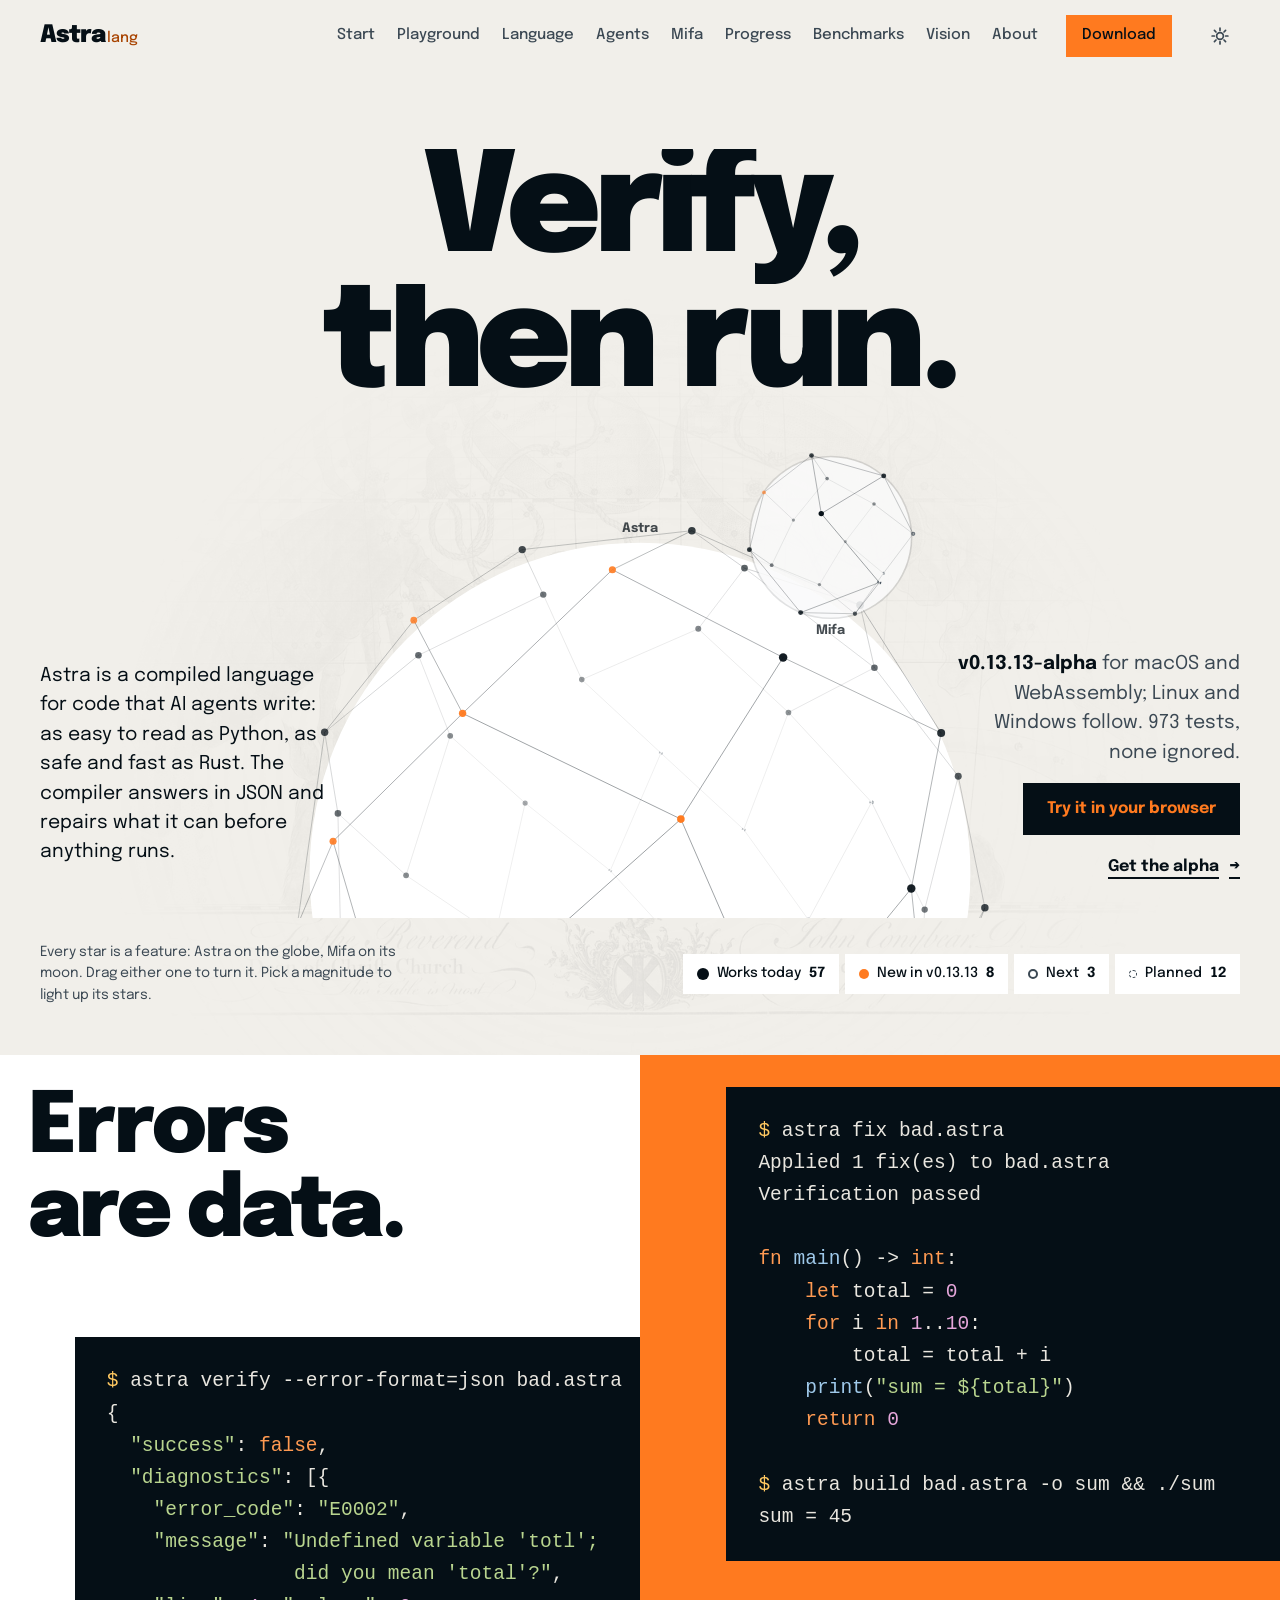
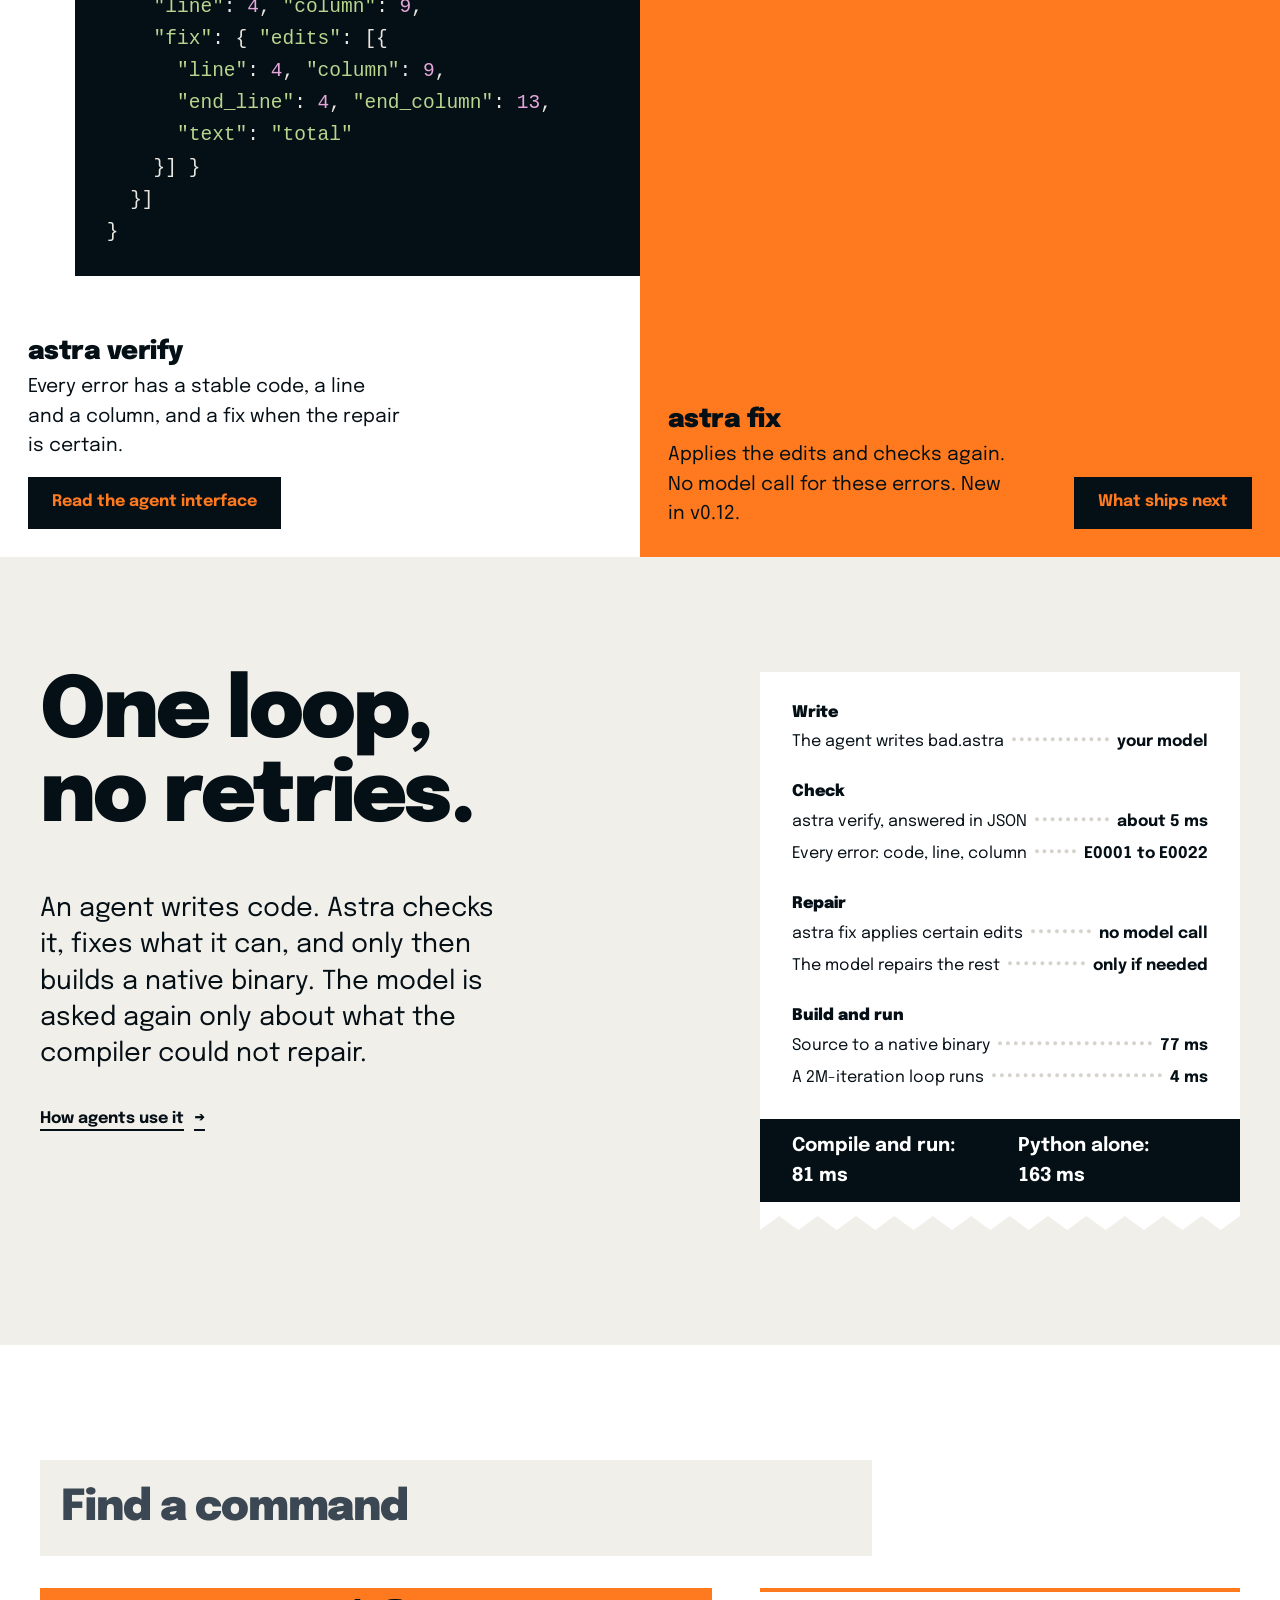
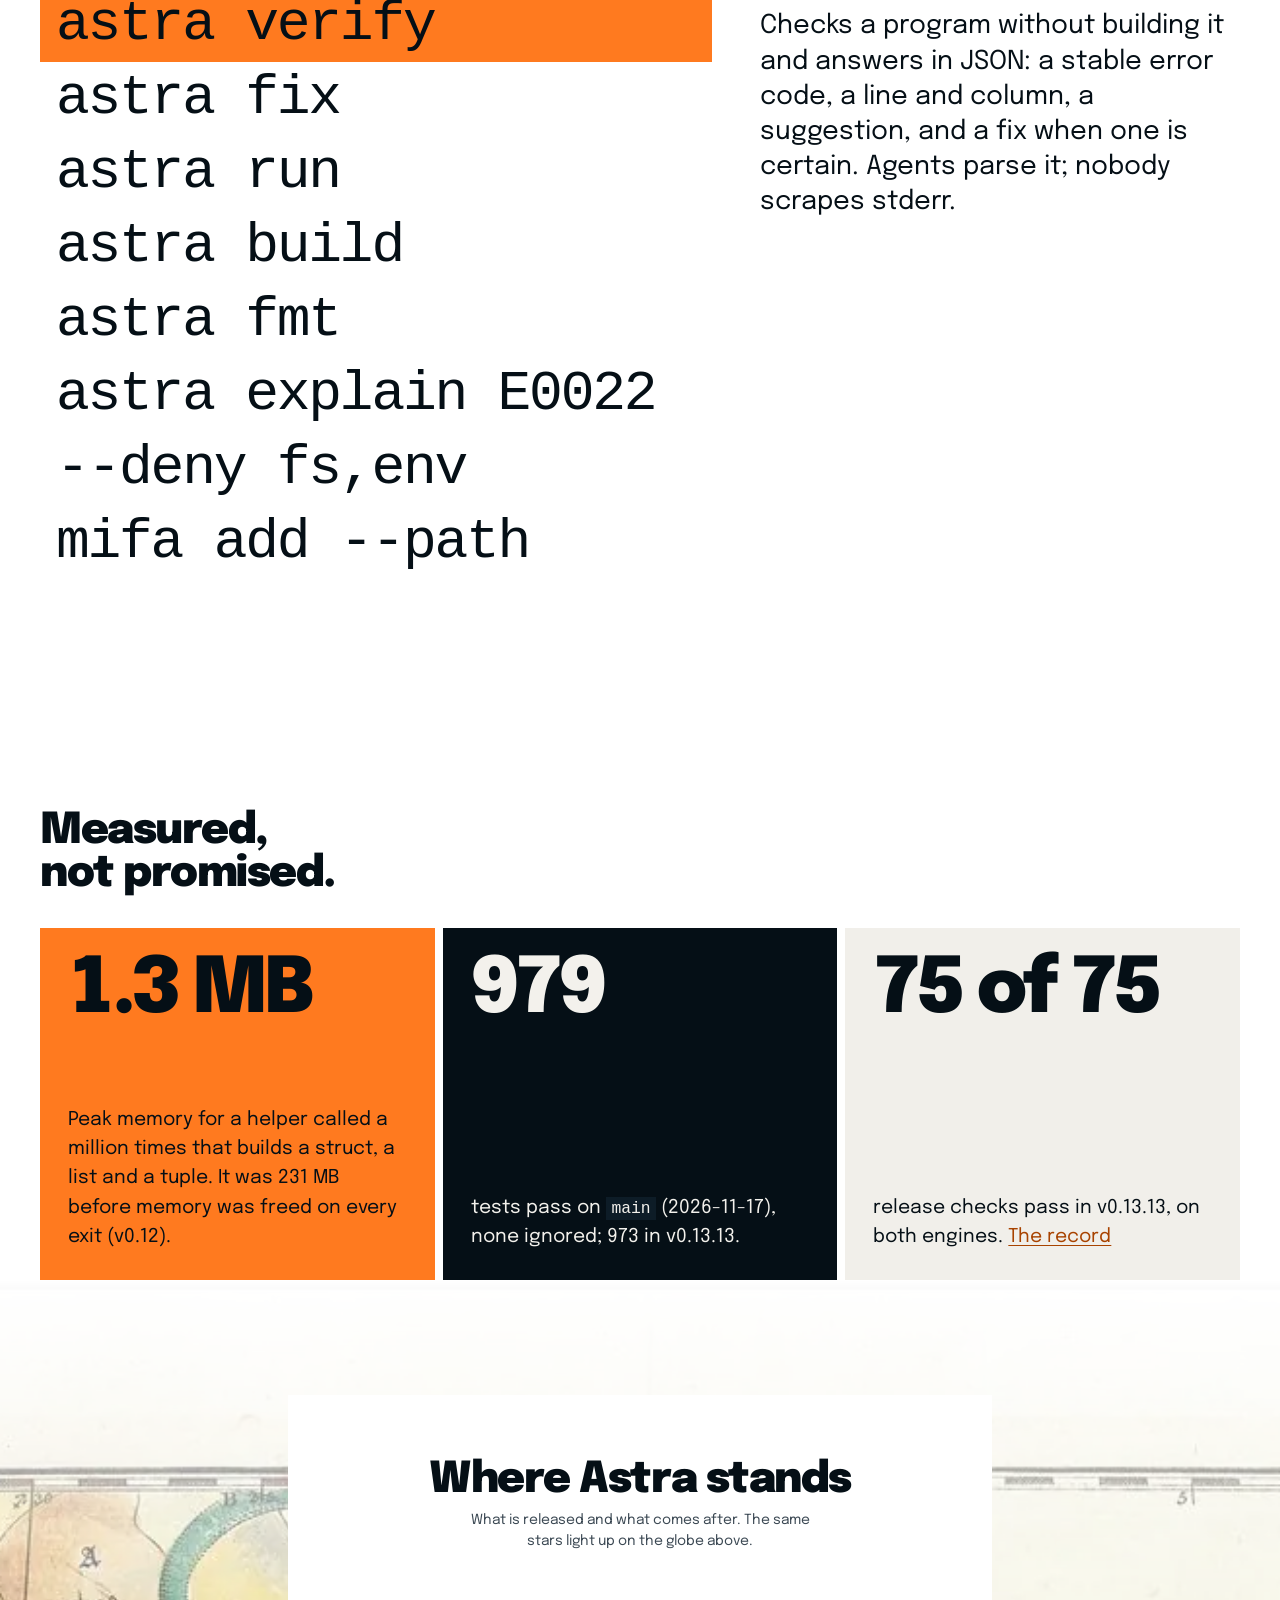
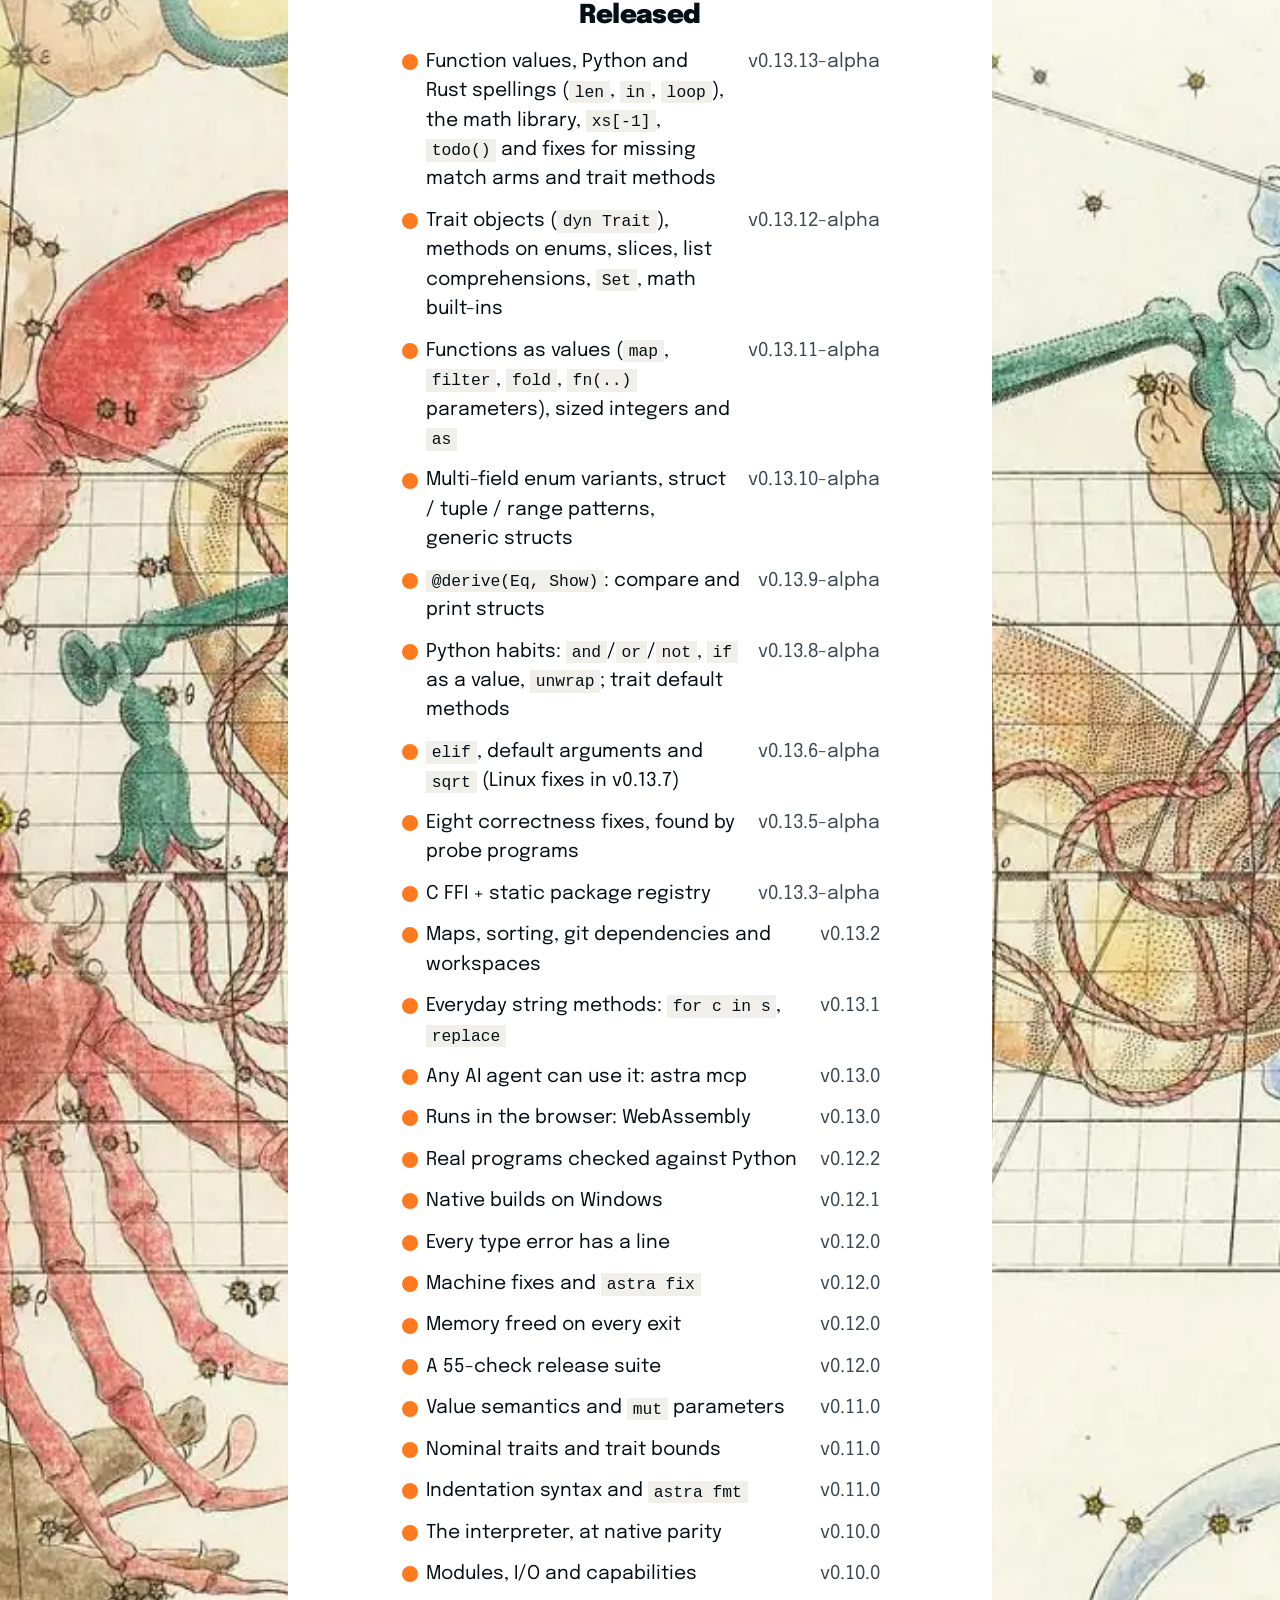
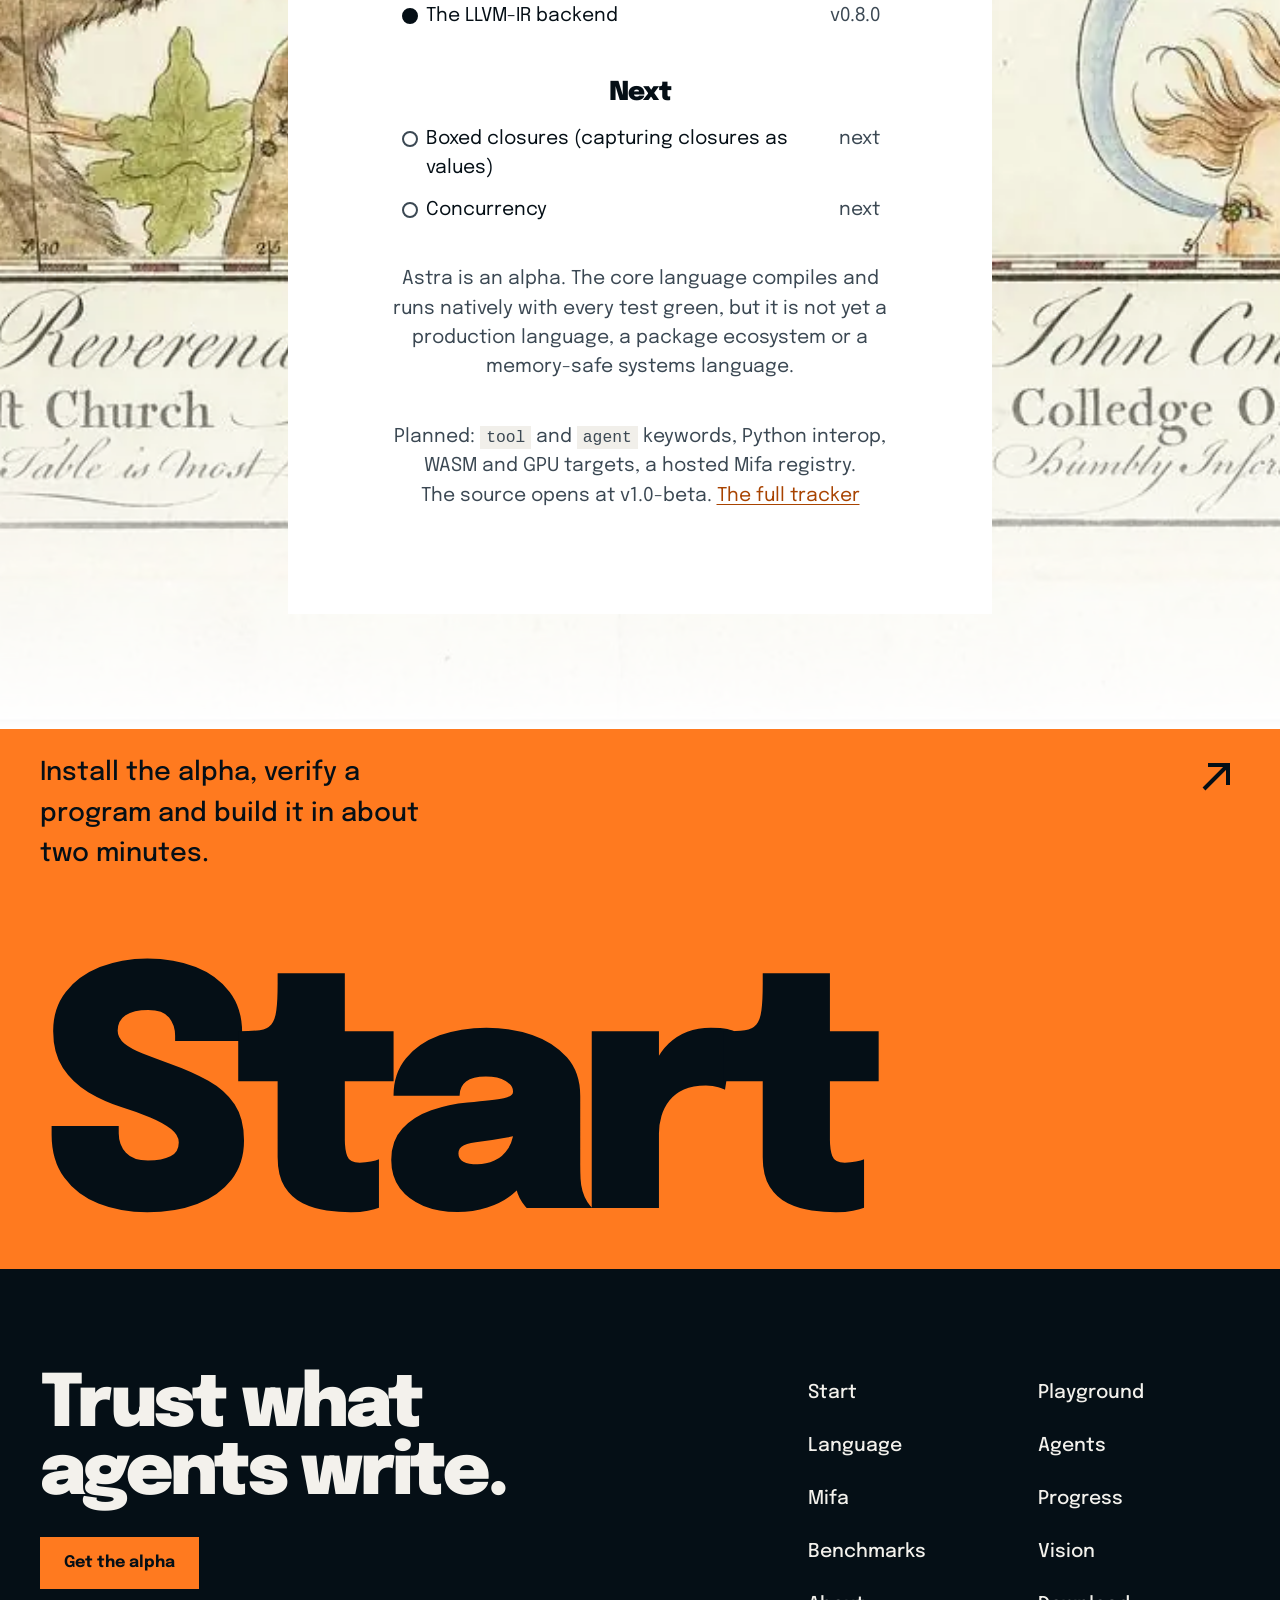
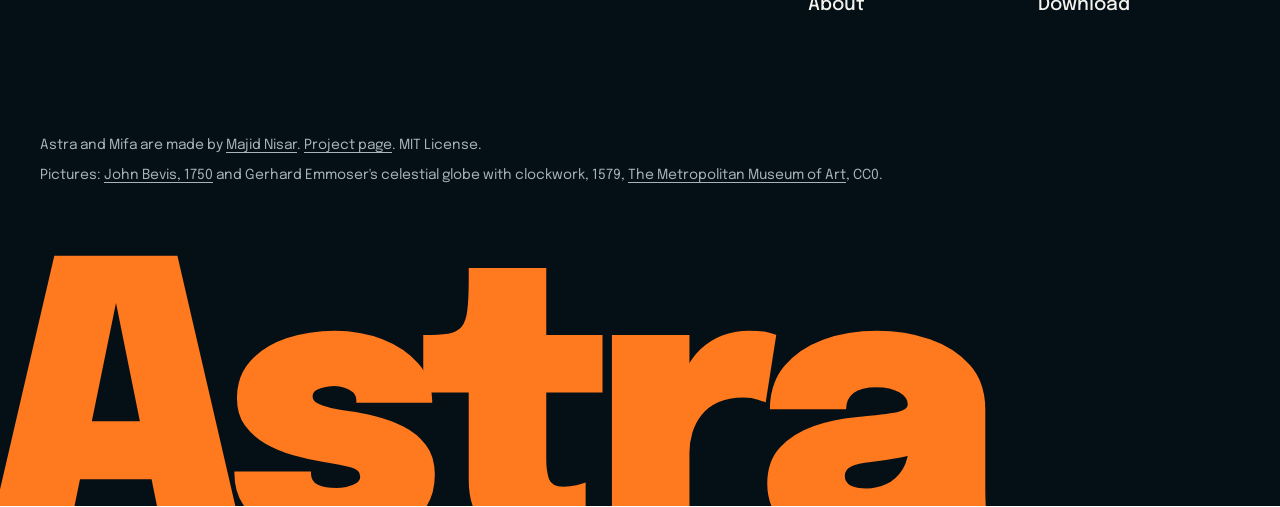
<file: index.html>
<!DOCTYPE html>
<html lang="en">
<head>
<meta charset="utf-8">
<meta name="viewport" content="width=device-width, initial-scale=1">
<script>(function(){var d=document.documentElement;d.classList.add('js');try{var t=localStorage.getItem('theme');if(t==='light'||t==='dark')d.dataset.theme=t}catch(e){}})();</script>
<title>Astra: an AI-first native programming language</title>
<meta name="description" content="Astra is a statically checked, natively compiled programming language designed for AI agents: generate, verify with machine-readable diagnostics, repair, and run.">
<link rel="canonical" href="https://astra-lang.org/">
<link rel="icon" type="image/svg+xml" href="assets/favicon.svg">
<meta name="theme-color" media="(prefers-color-scheme: light)" content="#f1efea"><!-- ds-allow-hardcode: meta theme-color cannot read CSS variables -->
<meta name="theme-color" media="(prefers-color-scheme: dark)" content="#050f16"><!-- ds-allow-hardcode: meta theme-color cannot read CSS variables -->
<meta name="author" content="Majid Nisar">
<meta property="og:type" content="website">
<meta property="og:site_name" content="astra-lang.org">
<meta property="og:title" content="Astra: an AI-first native programming language">
<meta property="og:description" content="Astra is a statically checked, natively compiled programming language designed for AI agents: generate, verify with machine-readable diagnostics, repair, and run.">
<meta property="og:url" content="https://astra-lang.org/">
<meta property="og:image" content="https://astra-lang.org/assets/og.png">
<meta property="og:image:width" content="1200">
<meta property="og:image:height" content="630">
<meta property="og:image:alt" content="Astra: a language built for the way code is written now. Verify, repair, compile, native.">
<meta name="twitter:card" content="summary_large_image">
<meta name="twitter:image" content="https://astra-lang.org/assets/og.png">
<meta name="twitter:title" content="Astra: an AI-first native programming language">
<meta name="twitter:description" content="Astra is a statically checked, natively compiled programming language designed for AI agents: generate, verify with machine-readable diagnostics, repair, and run.">
<link rel="preconnect" href="https://fonts.googleapis.com">
<link rel="preconnect" href="https://fonts.gstatic.com" crossorigin>
<link href="https://fonts.googleapis.com/css2?family=Epilogue:wght@400;500;700;900&amp;display=swap" rel="stylesheet">
<link rel="stylesheet" href="assets/style.css">
<script type="application/ld+json">
{
  "@context": "https://schema.org",
  "@graph": [
    {
      "@type": "SoftwareApplication",
      "name": "Astra",
      "applicationCategory": "DeveloperApplication",
      "operatingSystem": "macOS, Linux, Windows",
      "description": "Astra is a statically checked, natively compiled programming language designed for AI agents: machine-readable JSON diagnostics, stable error codes, and LLVM native compilation.",
      "url": "https://astra-lang.org/",
      "license": "https://opensource.org/licenses/MIT",
      "offers": {"@type": "Offer", "price": "0", "priceCurrency": "USD"},
      "author": {"@type": "Person", "name": "Majid Nisar", "url": "https://majidnisar.com"},
      "softwareVersion": "0.13.13-alpha",
      "downloadUrl": "https://astra-lang.org/download.html"
    },
    {
      "@type": "WebSite",
      "name": "astra-lang.org",
      "url": "https://astra-lang.org/",
      "author": {"@type": "Person", "name": "Majid Nisar", "url": "https://majidnisar.com"}
    }
  ]
}
</script>
<script src="assets/site.js" defer></script>
<script src="assets/orb.js" defer></script>
</head>
<body>
<a class="skip" href="#main">Skip to content</a>

<header class="site">
  <div class="wrap">
    <a class="brand" href="index.html" aria-label="Astra, home">Astra<span class="tld">lang</span></a>
    <nav class="main" aria-label="Main">
      <a href="start.html">Start</a>
      <a href="playground.html">Playground</a>
      <a href="language.html">Language</a>
      <a href="agents.html">Agents</a>
      <a href="mifa.html">Mifa</a>
      <a href="progress.html">Progress</a>
      <a href="benchmarks.html">Benchmarks</a>
      <a href="vision.html">Vision</a>
      <a href="about.html">About</a>
      <a class="nav-cta" href="download.html">Download</a>
    </nav>
  </div>
</header>

<main id="main">
  <section class="hero field-sky" aria-labelledby="hero-title">
    <h1 id="hero-title" class="hero-title"><span class="line"><span>Verify,</span></span><span class="line"><span>then run.</span></span></h1>
    <div class="hero-stage">
      <figure class="orb" data-orb="astra" data-moon="mifa" data-rise hidden>
        <div class="orb-frame">
          <canvas tabindex="0" role="img" aria-label="A turning globe of Astra's features with Mifa as its moon. Each star is a feature; the brightest work today and faint dotted ones are planned. Drag the globe or its moon to turn each one, or use the arrow keys (with Shift for the moon). The same features are listed further down the page."></canvas>
          <div class="orb-tip" role="presentation" hidden></div>
        </div>
      </figure>
      <p class="hero-side hero-sentence">Astra is a compiled language for code that AI agents write: as easy to read as Python, as safe and fast as Rust. The compiler answers in JSON and repairs what it can before anything runs.</p>
      <div class="hero-side hero-fact">
        <p><b><!-- status:release-version -->v0.13.13-alpha<!-- /status:release-version --></b> for macOS and WebAssembly; Linux and Windows follow. <!-- status:release-tests -->973<!-- /status:release-tests --> tests, none ignored.</p>
        <div class="btn-row"><a class="btn primary" href="playground.html">Try it in your browser</a><a class="btn ghost" href="download.html">Get the alpha</a></div>
      </div>
    </div>
    <div class="wrap orb-caption">
      <p class="orb-hint">Every star is a feature: Astra on the globe, Mifa on its moon. Drag either one to turn it. Pick a magnitude to light up its stars.</p>
      <div class="orb-keys" role="group" aria-label="Highlight a status"></div>
    </div>
    <!-- status:orb-data:astra --><script type="application/json" class="orb-data" data-for="astra">{"statuses":[{"id":"works","name":"Works today","items":["Static types + inference","Sized integers + as","Python-style syntax","Functions + default arguments","Structs + methods","Value semantics","Enums + pattern matching","Generic functions + structs","Traits + @derive","Closures","Functions as values (map, filter, fold)","Tuples","Result, Option and ?","try / catch","Strings + text methods","Lists + sorting","Maps","Modules","Files, args, stdin, env","Capabilities (--deny)","Calling C","Interpreter (astra run)","Native LLVM builds","WebAssembly + playground","REPL","Runtime safety checks","Automatic memory (ARC)","JSON diagnostics","astra fix","astra fmt","astra mcp for agents","async / await (native)","Trait objects (dyn Trait)","Slices + list comprehensions","Sets","Math built-ins (abs, min, max, round)","Calling a call's result, pick(0)(7) (on main)"]},{"id":"shipped","name":"New in v0.13.13","items":["Function values: stored, returned, called","Closures inside closures","Sets and maps print and compare","Python spellings: len, in, upper, items, loop","Math library: sin, log, pow, PI","xs[-1], slice steps and pop","todo() + astra fix for missing arms"]},{"id":"next","name":"Next","items":["Boxed closures (a capturing closure as a value)","Concurrency"]},{"id":"planned","name":"Planned","items":["Standard library","LSP + editor support","Agent keywords (tool / agent)","Python interop","WASM target","GPU target","Source opens at v1.0-beta"]}]}</script><!-- /status:orb-data:astra -->
    <!-- status:orb-data:mifa --><script type="application/json" class="orb-data" data-for="mifa">{"statuses":[{"id":"works","name":"Works today","items":["Projects (init, verify, clean)","Build, run and test","Path dependencies","Git dependencies","Version solving (semver)","Workspaces","Lockfile (--locked, --offline)","JSON output for agents","Package registry (publish, add, yank, search)","Registry dependencies by version","Checksums pinned in astra.lock","Cargo's new, check, remove, fmt (on main)"]},{"id":"shipped","name":"New in v0.13.13","items":["verify type-checks the project"]},{"id":"next","name":"Next","items":["Hosted registry"]},{"id":"planned","name":"Planned","items":["Package signing","outdated and audit"]}]}</script><!-- /status:orb-data:mifa -->
  </section>

  <section class="split" aria-labelledby="s-errors">
    <div class="panel" data-reveal>
      <h2 id="s-errors">Errors are data.</h2>
      <div class="panel-object" data-ui>
<pre data-copy="none"><code><span class="p">$</span> astra verify --error-format=json bad.astra
{
  <span class="s">"success"</span>: <span class="kw">false</span>,
  <span class="s">"diagnostics"</span>: [{
    <span class="s">"error_code"</span>: <span class="s">"E0002"</span>,
    <span class="s">"message"</span>: <span class="s">"Undefined variable 'totl';
                did you mean 'total'?"</span>,
    <span class="s">"line"</span>: <span class="n">4</span>, <span class="s">"column"</span>: <span class="n">9</span>,
    <span class="s">"fix"</span>: { <span class="s">"edits"</span>: [{
      <span class="s">"line"</span>: <span class="n">4</span>, <span class="s">"column"</span>: <span class="n">9</span>,
      <span class="s">"end_line"</span>: <span class="n">4</span>, <span class="s">"end_column"</span>: <span class="n">13</span>,
      <span class="s">"text"</span>: <span class="s">"total"</span>
    }] }
  }]
}</code></pre>
      </div>
      <div class="panel-foot">
        <p><b>astra verify</b> Every error has a stable code, a line and a column, and a fix when the repair is certain.</p>
        <a class="btn primary" href="agents.html">Read the agent interface</a>
      </div>
    </div>
    <div class="panel field-orange" data-reveal>
      <div class="panel-object" data-ui>
<pre data-copy="none"><code><span class="p">$</span> astra fix bad.astra
Applied 1 fix(es) to bad.astra
Verification passed

<span class="kw">fn</span> <span class="fn">main</span>() -&gt; <span class="kw">int</span>:
    <span class="kw">let</span> total = <span class="n">0</span>
    <span class="kw">for</span> i <span class="kw">in</span> <span class="n">1</span>..<span class="n">10</span>:
        total = total + i
    <span class="fn">print</span>(<span class="s">"sum = ${total}"</span>)
    <span class="kw">return</span> <span class="n">0</span>

<span class="p">$</span> astra build bad.astra -o sum &amp;&amp; ./sum
sum = 45</code></pre>
      </div>
      <div class="panel-foot">
        <p><b>astra fix</b> Applies the edits and checks again. No model call for these errors. New in v0.12.</p>
        <a class="btn primary" href="progress.html#next">What ships next</a>
      </div>
    </div>
  </section>

  <section class="loop field-stone" aria-labelledby="s-loop">
    <div class="wrap">
      <div data-reveal>
        <h2 id="s-loop">One loop, no retries.</h2>
        <p class="intro">An agent writes code. Astra checks it, fixes what it can, and only then builds a native binary. The model is asked again only about what the compiler could not repair.</p>
        <div class="btn-row"><a class="btn ghost" href="agents.html">How agents use it</a></div>
      </div>
      <div class="slip" data-ui aria-label="The loop, step by step">
        <h3>Write</h3>
        <p class="slip-row"><span>The agent writes bad.astra</span><span class="lead"></span><b>your model</b></p>
        <h3>Check</h3>
        <p class="slip-row"><span>astra verify, answered in JSON</span><span class="lead"></span><b>about 5 ms</b></p>
        <p class="slip-row"><span>Every error: code, line, column</span><span class="lead"></span><b>E0001 to E0022</b></p>
        <h3>Repair</h3>
        <p class="slip-row"><span>astra fix applies certain edits</span><span class="lead"></span><b>no model call</b></p>
        <p class="slip-row"><span>The model repairs the rest</span><span class="lead"></span><b>only if needed</b></p>
        <h3>Build and run</h3>
        <p class="slip-row"><span>Source to a native binary</span><span class="lead"></span><b>77 ms</b></p>
        <p class="slip-row"><span>A 2M-iteration loop runs</span><span class="lead"></span><b>4 ms</b></p>
        <p class="slip-total"><span>Compile and run: 81 ms</span><span>Python alone: 163 ms</span></p>
      </div>
    </div>
  </section>

  <section class="commands" aria-labelledby="s-commands">
    <div class="wrap" data-ui>
      <h2 id="s-commands" class="sr-only">What Astra and Mifa do</h2>
      <label class="sr-only" for="cmd-search">Find a command</label>
      <input id="cmd-search" class="cmd-search" type="search" placeholder="Find a command" autocomplete="off" hidden>
      <ul class="cmd-list" role="listbox" aria-label="Commands">
        <li><button class="cmd-row" type="button" role="option" aria-selected="true"><code>astra verify</code><span class="what">Checks a program without building it and answers in JSON: a stable error code, a line and column, a suggestion, and a fix when one is certain. Agents parse it; nobody scrapes stderr.</span></button></li>
        <li><button class="cmd-row" type="button" role="option" aria-selected="false"><code>astra fix</code><span class="what">Applies every certain fix, checks again and repeats until nothing is left. Misspelt names and a missing or extra <code>mut</code> today.</span></button></li>
        <li><button class="cmd-row" type="button" role="option" aria-selected="false"><code>astra run</code><span class="what">Runs a program in the interpreter, with no LLVM needed. Its output and exit code match the native binary, and a fuzzer keeps the two engines in step.</span></button></li>
        <li><button class="cmd-row" type="button" role="option" aria-selected="false"><code>astra build</code><span class="what">Compiles through LLVM IR to a native executable linked with a small C runtime. Overflow, division by zero and out-of-bounds stop with a clear error.</span></button></li>
        <li><button class="cmd-row" type="button" role="option" aria-selected="false"><code>astra fmt</code><span class="what">Rewrites a file into the canonical indented style and proves the program did not change.</span></button></li>
        <li><button class="cmd-row" type="button" role="option" aria-selected="false"><code>astra explain E0022</code><span class="what">Explains any error code in full, for a person or a model.</span></button></li>
        <li><button class="cmd-row" type="button" role="option" aria-selected="false"><code>--deny fs,env</code><span class="what">Effects are inferred: a build can forbid file, environment or input access, and a function marked <code>@pure</code> cannot reach any of them (E0014).</span></button></li>
        <li><button class="cmd-row" type="button" role="option" aria-selected="false"><code>mifa add --path</code><span class="what">Mifa, the package manager: a local package becomes an importable module, and <code>astra.lock</code> pins the graph by content hash.</span></button></li>
      </ul>
    </div>
  </section>

  <section class="figures" aria-labelledby="s-figures">
    <div class="wrap tiles">
      <h2 id="s-figures" class="tiles-head">Measured, not promised.</h2>
      <div class="tile tile-a field-orange" data-reveal>
        <p class="fig">1.3 MB</p>
        <p>Peak memory for a helper called a million times that builds a struct, a list and a tuple. It was 231 MB before memory was freed on every exit (v0.12).</p>
      </div>
      <div class="tile tile-b field-night" data-reveal>
        <p class="fig"><!-- status:main-tests -->979<!-- /status:main-tests --></p>
        <p>tests pass on <code>main</code> (2026-11-17), none ignored; 973 in v0.13.13.</p>
      </div>
      <div class="tile tile-c field-stone" data-reveal>
        <p class="fig"><!-- status:release-checks -->75 of 75<!-- /status:release-checks --></p>
        <p>release checks pass in v0.13.13, on both engines. <a href="progress.html#history">The record</a></p>
      </div>
    </div>
  </section>

  <section class="sheet-band" id="status" aria-labelledby="s-status">
    <img src="assets/1750-star-chart-of-the-constellations-libra.webp" width="1600" height="1361" alt="A hand-coloured 1750 star chart from John Bevis's celestial atlas: the constellations Libra and Scorpius drawn over a grid of stars." loading="lazy">
    <div class="sheet" data-reveal>
      <h2 id="s-status">Where Astra stands</h2>
      <p>What is released and what comes after. The same stars light up on the globe above.</p>
      <h3>Released</h3>
      <ul class="status-list">
        <li data-status="shipped"><span class="t">Function values, Python and Rust spellings (<code>len</code>, <code>in</code>, <code>loop</code>), the math library, <code>xs[-1]</code>, <code>todo()</code> and fixes for missing match arms and trait methods</span> <span class="v">v0.13.13-alpha</span></li>
        <li data-status="shipped"><span class="t">Trait objects (<code>dyn Trait</code>), methods on enums, slices, list comprehensions, <code>Set</code>, math built-ins</span> <span class="v">v0.13.12-alpha</span></li>
        <li data-status="shipped"><span class="t">Functions as values (<code>map</code>, <code>filter</code>, <code>fold</code>, <code>fn(..)</code> parameters), sized integers and <code>as</code></span> <span class="v">v0.13.11-alpha</span></li>
        <li data-status="shipped"><span class="t">Multi-field enum variants, struct / tuple / range patterns, generic structs</span> <span class="v">v0.13.10-alpha</span></li>
        <li data-status="shipped"><span class="t"><code>@derive(Eq, Show)</code>: compare and print structs</span> <span class="v">v0.13.9-alpha</span></li>
        <li data-status="shipped"><span class="t">Python habits: <code>and</code>/<code>or</code>/<code>not</code>, <code>if</code> as a value, <code>unwrap</code>; trait default methods</span> <span class="v">v0.13.8-alpha</span></li>
        <li data-status="shipped"><span class="t"><code>elif</code>, default arguments and <code>sqrt</code> (Linux fixes in v0.13.7)</span> <span class="v">v0.13.6-alpha</span></li>
        <li data-status="shipped"><span class="t">Eight correctness fixes, found by probe programs</span> <span class="v">v0.13.5-alpha</span></li>
        <li data-status="shipped"><span class="t">C FFI + static package registry</span> <span class="v">v0.13.3-alpha</span></li>
        <li data-status="shipped"><span class="t">Maps, sorting, git dependencies and workspaces</span> <span class="v">v0.13.2</span></li>
        <li data-status="shipped"><span class="t">Everyday string methods: <code>for c in s</code>, <code>replace</code></span> <span class="v">v0.13.1</span></li>
        <li data-status="shipped"><span class="t">Any AI agent can use it: astra mcp</span> <span class="v">v0.13.0</span></li>
        <li data-status="shipped"><span class="t">Runs in the browser: WebAssembly</span> <span class="v">v0.13.0</span></li>
        <li data-status="shipped"><span class="t">Real programs checked against Python</span> <span class="v">v0.12.2</span></li>
        <li data-status="shipped"><span class="t">Native builds on Windows</span> <span class="v">v0.12.1</span></li>
        <li data-status="shipped"><span class="t">Every type error has a line</span> <span class="v">v0.12.0</span></li>
        <li data-status="shipped"><span class="t">Machine fixes and <code>astra fix</code></span> <span class="v">v0.12.0</span></li>
        <li data-status="shipped"><span class="t">Memory freed on every exit</span> <span class="v">v0.12.0</span></li>
        <li data-status="shipped"><span class="t">A 55-check release suite</span> <span class="v">v0.12.0</span></li>
        <li data-status="shipped"><span class="t">Value semantics and <code>mut</code> parameters</span> <span class="v">v0.11.0</span></li>
        <li data-status="shipped"><span class="t">Nominal traits and trait bounds</span> <span class="v">v0.11.0</span></li>
        <li data-status="shipped"><span class="t">Indentation syntax and <code>astra fmt</code></span> <span class="v">v0.11.0</span></li>
        <li data-status="shipped"><span class="t">The interpreter, at native parity</span> <span class="v">v0.10.0</span></li>
        <li data-status="shipped"><span class="t">Modules, I/O and capabilities</span> <span class="v">v0.10.0</span></li>
        <li data-status="works"><span class="t">The LLVM-IR backend</span> <span class="v">v0.8.0</span></li>
      </ul>
      <h3>Next</h3>
      <ul class="status-list">
        <li data-status="next"><span class="t">Boxed closures (capturing closures as values)</span> <span class="v">next</span></li>
        <li data-status="next"><span class="t">Concurrency</span> <span class="v">next</span></li>
      </ul>
      <p class="hours">Astra is an alpha. The core language compiles and runs natively with every test green, but it is not yet a production language, a package ecosystem or a memory-safe systems language.</p>
      <p class="hours">Planned: <code>tool</code> and <code>agent</code> keywords, Python interop, WASM and GPU targets, a hosted Mifa registry.<br>The source opens at v1.0-beta. <a href="progress.html">The full tracker</a></p>
    </div>
  </section>

  <a class="cta-band" href="start.html">
    <p class="say">Install the alpha, verify a program and build it in about two minutes.</p>
    <svg viewBox="0 0 48 48" aria-hidden="true" focusable="false"><path d="M12 36 36 12M16 12h20v20" fill="none" stroke="currentColor" stroke-width="4"/></svg>
    <span class="word">Start</span>
  </a>
</main>

<footer class="site">
  <div class="wrap">
    <div class="foot-top">
      <div>
        <p class="foot-invite">Trust what agents write.</p>
        <a class="btn primary" href="download.html">Get the alpha</a>
      </div>
      <ul class="foot-links">
        <li><a href="start.html">Start</a></li>
        <li><a href="playground.html">Playground</a></li>
        <li><a href="language.html">Language</a></li>
        <li><a href="agents.html">Agents</a></li>
        <li><a href="mifa.html">Mifa</a></li>
        <li><a href="progress.html">Progress</a></li>
        <li><a href="benchmarks.html">Benchmarks</a></li>
        <li><a href="vision.html">Vision</a></li>
        <li><a href="about.html">About</a></li>
        <li><a href="download.html">Download</a></li>
      </ul>
    </div>
    <div class="foot-legal">
      <p>Astra and Mifa are made by <a href="https://majidnisar.com">Majid Nisar</a>. <a href="https://majidnisar.com/projects/astra/">Project page</a>. MIT License.</p>
      <p class="credits">Pictures: <a href="https://commons.wikimedia.org/wiki/File:1750_star_chart_of_the_constellations_Libra,_Cancer_and_neighboring_stars_from_John_Bevis%27_Celestial_Atlas.jpg">John Bevis, 1750</a> and Gerhard Emmoser's celestial globe with clockwork, 1579, <a href="https://www.metmuseum.org/art/collection/search/193606">The Metropolitan Museum of Art</a>, CC0.</p>
    </div>
  </div>
  <span class="foot-name" aria-hidden="true">Astra</span>
</footer>

</body>
</html>
</file>
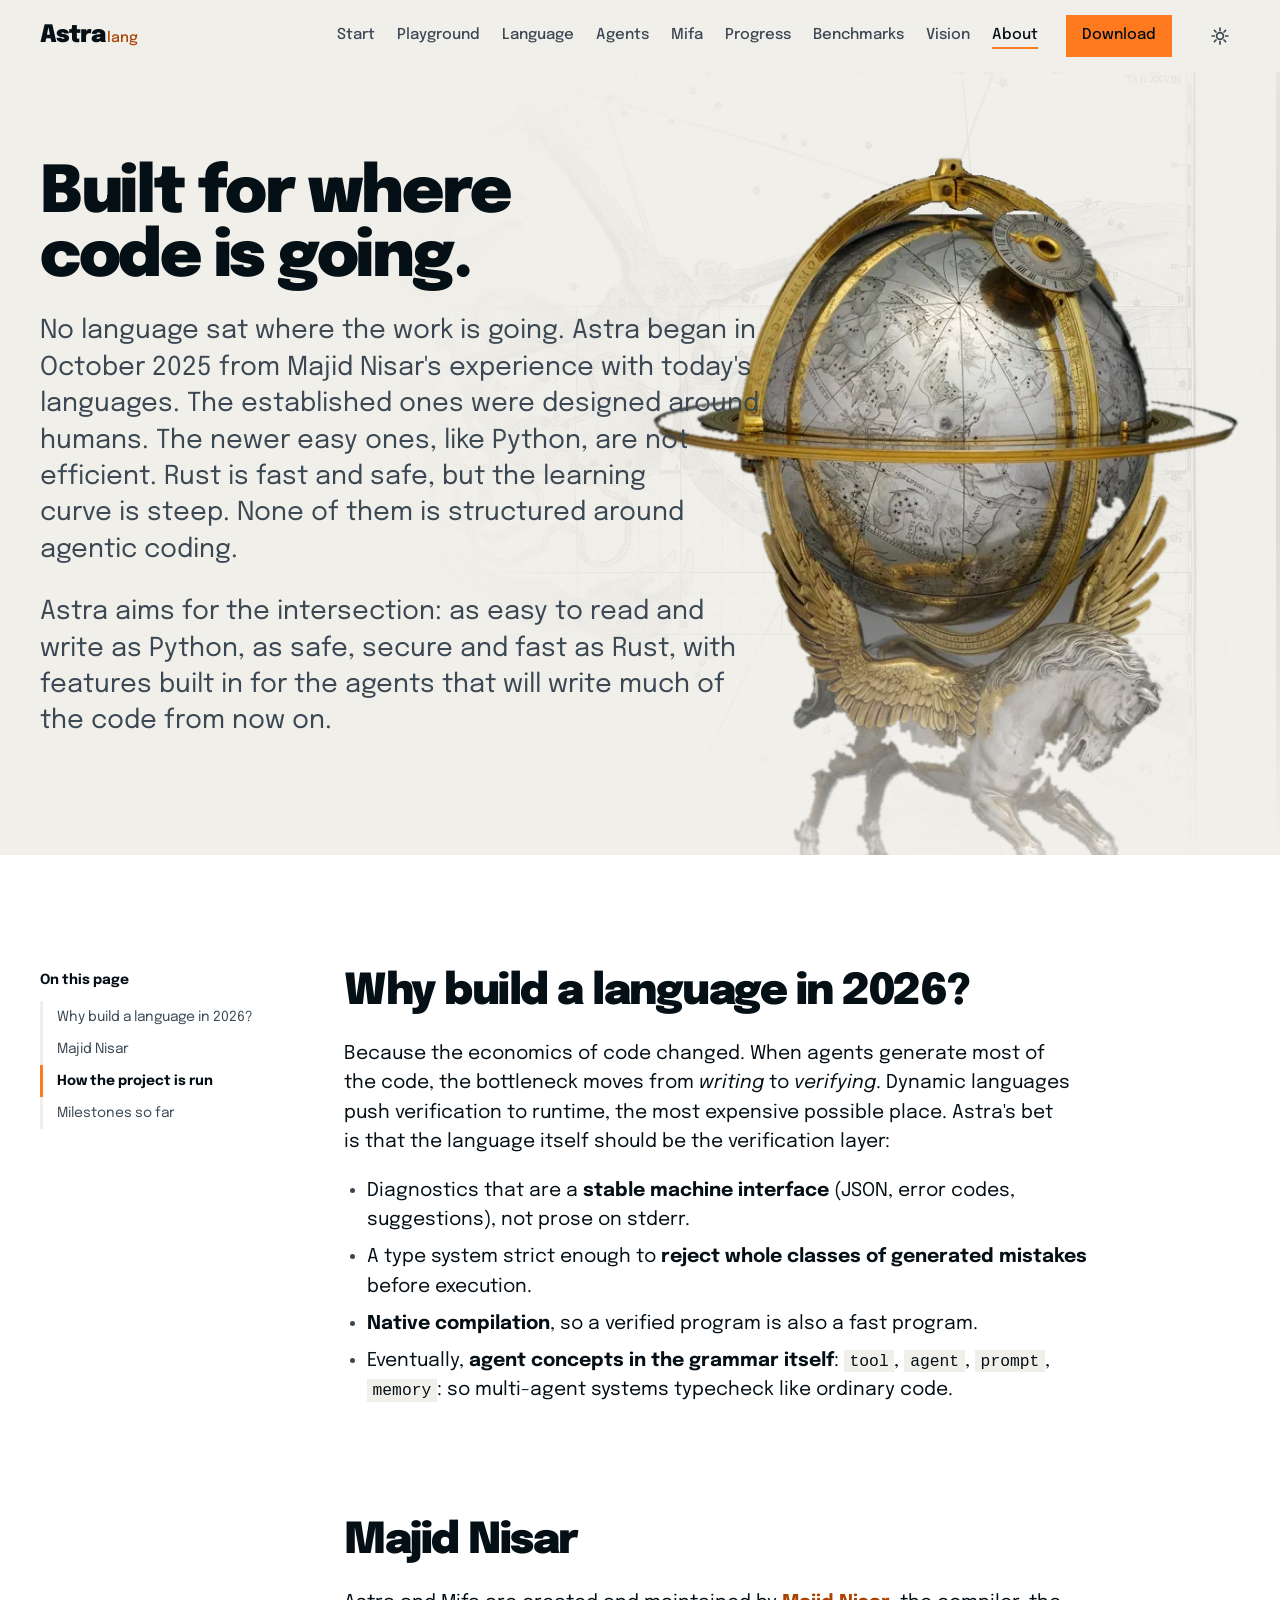
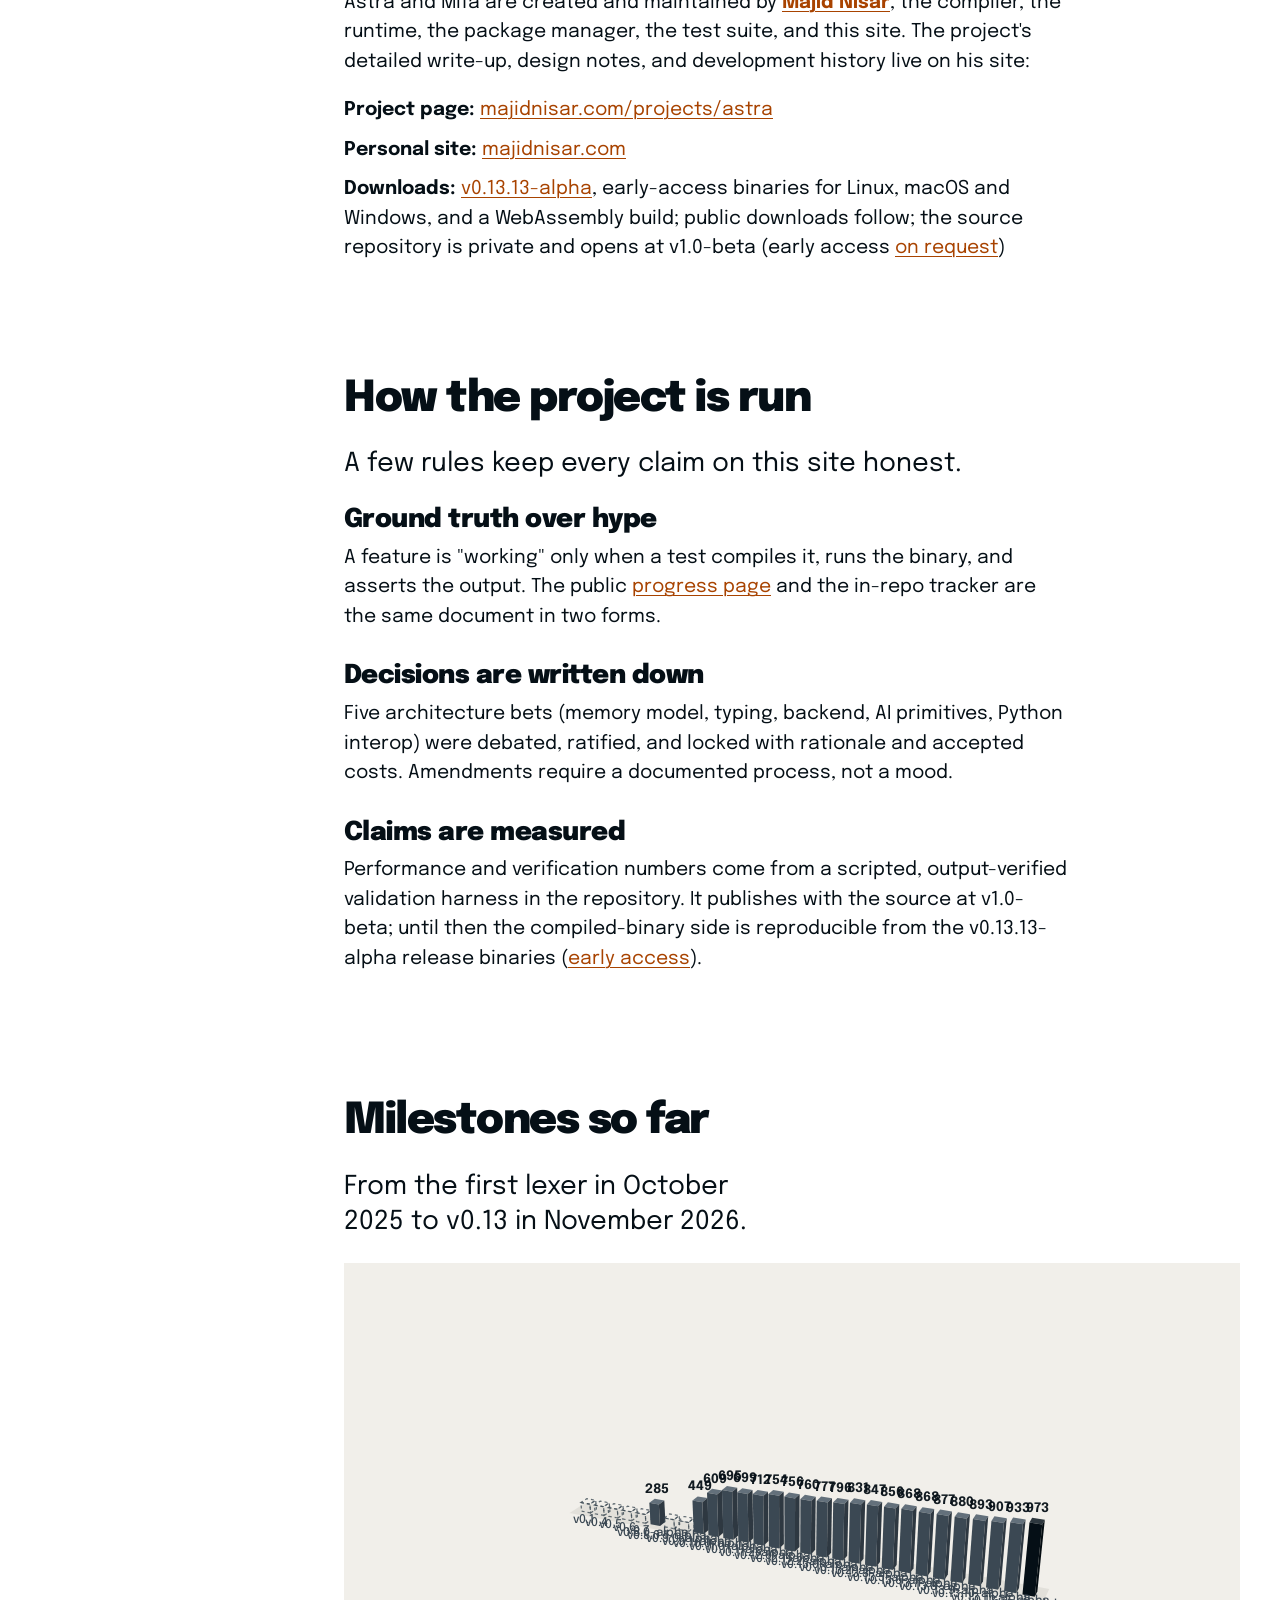
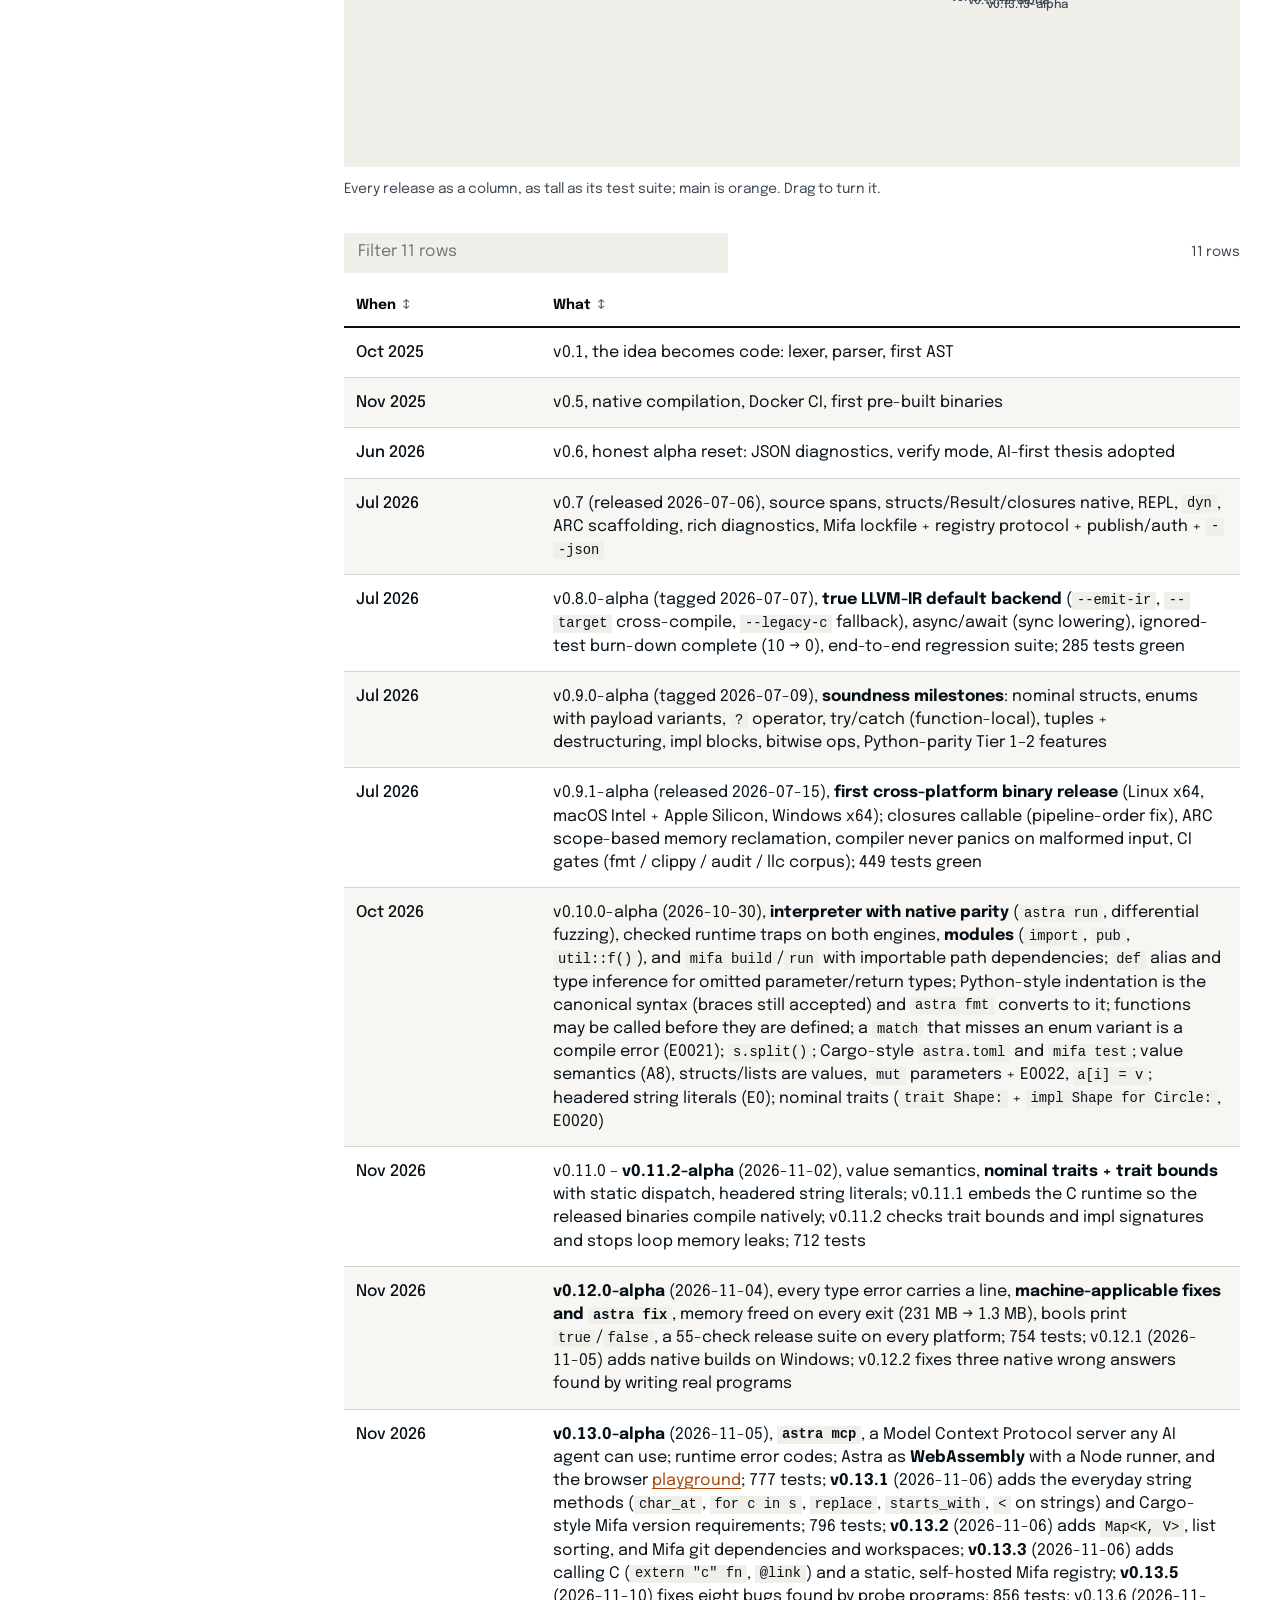
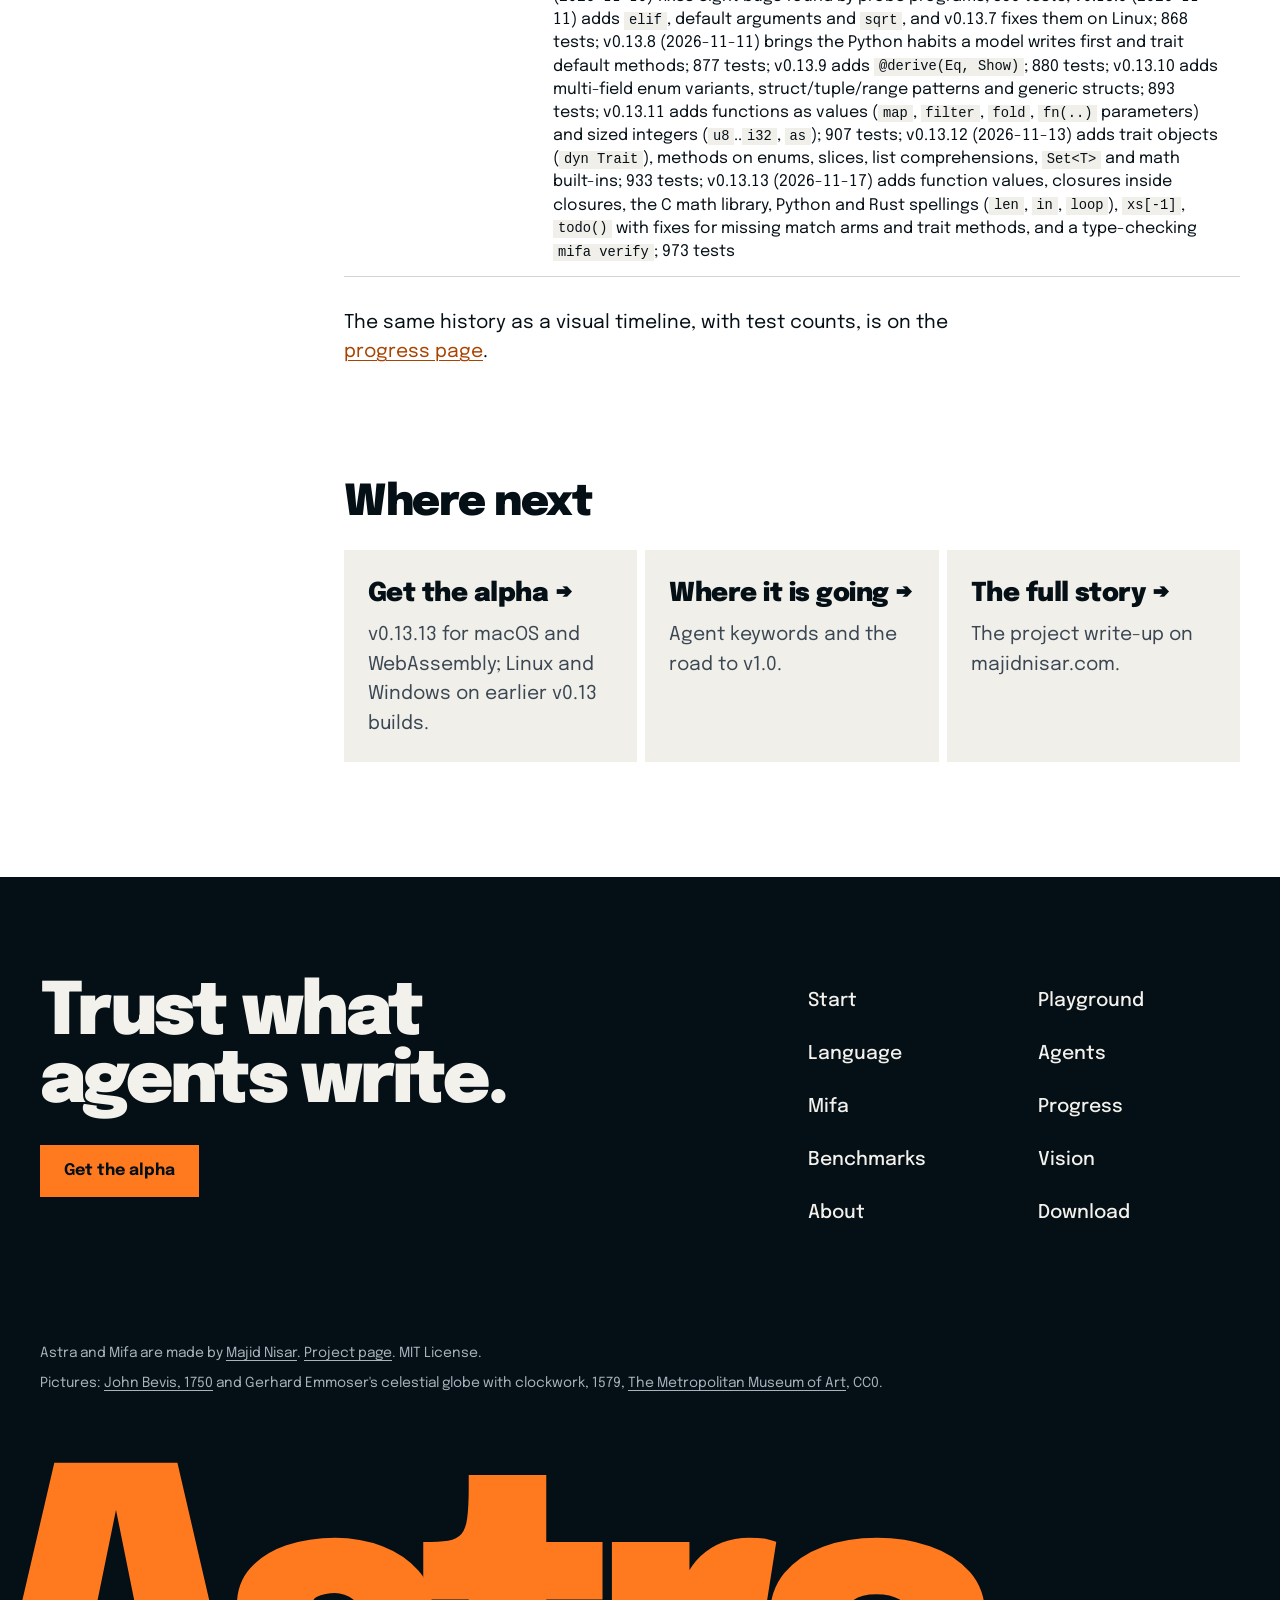
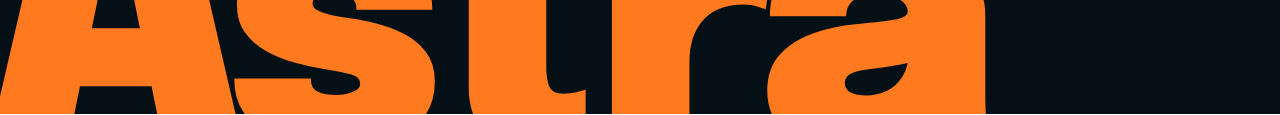
<file: about.html>
<!DOCTYPE html>
<html lang="en">
<head>
<meta charset="utf-8">
<meta name="viewport" content="width=device-width, initial-scale=1">
<script>(function(){var d=document.documentElement;d.classList.add('js');try{var t=localStorage.getItem('theme');if(t==='light'||t==='dark')d.dataset.theme=t}catch(e){}})();</script>
<title>About: Astra, Mifa, and the person behind them</title>
<meta name="description" content="The story behind Astra: Majid Nisar wanted a language as easy as Python, as safe and fast as Rust, and built for the agents that will write most code.">
<link rel="canonical" href="https://astra-lang.org/about.html">
<link rel="icon" type="image/svg+xml" href="assets/favicon.svg">
<meta name="theme-color" media="(prefers-color-scheme: light)" content="#f1efea"><!-- ds-allow-hardcode: meta theme-color cannot read CSS variables -->
<meta name="theme-color" media="(prefers-color-scheme: dark)" content="#050f16"><!-- ds-allow-hardcode: meta theme-color cannot read CSS variables -->
<meta name="author" content="Majid Nisar">
<meta property="og:type" content="website">
<meta property="og:site_name" content="astra-lang.org">
<meta property="og:title" content="About: Astra, Mifa, and the person behind them">
<meta property="og:description" content="The story behind Astra: Majid Nisar wanted a language as easy as Python, as safe and fast as Rust, and built for the agents that will write most code.">
<meta property="og:url" content="https://astra-lang.org/about.html">
<meta property="og:image" content="https://astra-lang.org/assets/og.png">
<meta property="og:image:width" content="1200">
<meta property="og:image:height" content="630">
<meta property="og:image:alt" content="Astra: a language built for the way code is written now. Verify, repair, compile, native.">
<meta name="twitter:card" content="summary_large_image">
<meta name="twitter:image" content="https://astra-lang.org/assets/og.png">
<meta name="twitter:title" content="About: Astra, Mifa, and the person behind them">
<meta name="twitter:description" content="The story behind Astra: Majid Nisar wanted a language as easy as Python, as safe and fast as Rust, and built for the agents that will write most code.">
<link rel="preconnect" href="https://fonts.googleapis.com">
<link rel="preconnect" href="https://fonts.gstatic.com" crossorigin>
<link href="https://fonts.googleapis.com/css2?family=Epilogue:wght@400;500;700;900&amp;display=swap" rel="stylesheet">
<link rel="stylesheet" href="assets/style.css">
<script src="assets/site.js" defer></script>
<script src="assets/viz.js" defer></script>
</head>
<body>
<a class="skip" href="#main">Skip to content</a>

<header class="site">
  <div class="wrap">
    <a class="brand" href="index.html" aria-label="Astra, home">Astra<span class="tld">lang</span></a>
    <nav class="main" aria-label="Main">
      <a href="start.html">Start</a>
      <a href="playground.html">Playground</a>
      <a href="language.html">Language</a>
      <a href="agents.html">Agents</a>
      <a href="mifa.html">Mifa</a>
      <a href="progress.html">Progress</a>
      <a href="benchmarks.html">Benchmarks</a>
      <a href="vision.html">Vision</a>
      <a href="about.html" aria-current="page">About</a>
      <a class="nav-cta" href="download.html">Download</a>
    </nav>
  </div>
</header>

<main id="main">
  <section class="page-head">
    <img class="head-plate" src="assets/celestial-globe-1579.webp" width="647" height="957" alt="A gilded and silver celestial globe from 1579, driven by clockwork and carried on a winged horse." decoding="async">
    <div class="wrap">
      <h1>Built for where code is going.</h1>
      <p class="lede">
        No language sat where the work is going. Astra began in October 2025 from Majid Nisar's experience with
        today's languages. The established ones were designed around humans.
        The newer easy ones, like Python, are not efficient. Rust is fast and
        safe, but the learning curve is steep. None of them is structured
        around agentic coding.
      </p>
      <p class="lede">
        Astra aims for the intersection: as easy to read and write as Python,
        as safe, secure and fast as Rust, with features built in for the
        agents that will write much of the code from now on.
      </p>
    </div>
  </section>
<div class="doc">
  <nav class="toc" aria-label="On this page">
    <h2>On this page</h2>
    <ol>
      <li><a href="#why-build-a-language-in-2026">Why build a language in 2026?</a></li>
      <li><a href="#majid-nisar">Majid Nisar</a></li>
      <li><a href="#how-the-project-is-run">How the project is run</a></li>
      <li><a href="#milestones-so-far">Milestones so far</a></li>
    </ol>
  </nav>
  <div class="doc-body">

  <section>
    <div class="wrap">
      <h2 id="why-build-a-language-in-2026">Why build a language in 2026?</h2>
      <p>
        Because the economics of code changed. When agents generate most of
        the code, the bottleneck moves from <em>writing</em> to
        <em>verifying</em>. Dynamic languages push verification to runtime, the most expensive possible place. Astra's bet is that the language
        itself should be the verification layer:
      </p>
      <ul>
        <li>Diagnostics that are a <strong>stable machine interface</strong> (JSON, error codes, suggestions), not prose on stderr.</li>
        <li>A type system strict enough to <strong>reject whole classes of generated mistakes</strong> before execution.</li>
        <li><strong>Native compilation</strong>, so a verified program is also a fast program.</li>
        <li>Eventually, <strong>agent concepts in the grammar itself</strong>: <code>tool</code>, <code>agent</code>, <code>prompt</code>, <code>memory</code>: so multi-agent systems typecheck like ordinary code.</li>
      </ul>
    </div>
  </section>

  <section>
    <div class="wrap">
      <h2 id="majid-nisar">Majid Nisar</h2>
      <p>
        Astra and Mifa are created and maintained by
        <a href="https://majidnisar.com"><strong>Majid Nisar</strong></a>, the compiler, the runtime, the package manager, the test suite, and
        this site. The project's detailed write-up, design notes, and
        development history live on his site:
      </p>
      <ul class="meta-list">
        <li><b>Project page:</b> <a href="https://majidnisar.com/projects/astra/">majidnisar.com/projects/astra</a></li>
        <li><b>Personal site:</b> <a href="https://majidnisar.com">majidnisar.com</a></li>
        <li><b>Downloads:</b> <a href="download.html">v0.13.13-alpha</a>, early-access binaries for Linux, macOS and Windows, and a WebAssembly build; public downloads follow; the source repository is private and opens at v1.0-beta (early access <a href="https://majidnisar.com">on request</a>)</li>
      </ul>
    </div>
  </section>

  <section>
    <div class="wrap">
      <h2 id="how-the-project-is-run">How the project is run</h2>
      <p class="lead-in">A few rules keep every claim on this site honest.</p>
      <div class="def">
        <b>Ground truth over hype</b>
        <p>A feature is "working" only when a test compiles it, runs the
        binary, and asserts the output. The public
        <a href="progress.html">progress page</a> and the in-repo tracker are
        the same document in two forms.</p>
      </div>
      <div class="def">
        <b>Decisions are written down</b>
        <p>Five architecture bets (memory model, typing, backend, AI
        primitives, Python interop) were debated, ratified, and locked with
        rationale and accepted costs. Amendments require a documented
        process, not a mood.</p>
      </div>
      <div class="def">
        <b>Claims are measured</b>
        <p>Performance and verification numbers come from a scripted,
        output-verified validation harness in the repository. It publishes
        with the source at v1.0-beta; until then the compiled-binary side
        is reproducible from the v0.13.13-alpha release binaries
        (<a href="download.html">early access</a>).</p>
      </div>
    </div>
  </section>

  <section>
    <div class="wrap">
      <h2 id="milestones-so-far">Milestones so far</h2>
      <p class="lead-in">From the first lexer in October 2025 to v0.13 in November 2026.</p>
      <figure class="viz" data-viz="releases" hidden>
        <div class="viz-frame"><canvas tabindex="0" role="img" aria-label="A 3D chart of Astra releases and their test counts. The milestones are in the table below."></canvas></div>
        <figcaption>Every release as a column, as tall as its test suite; main is orange. Drag to turn it.</figcaption>
      </figure>
      <div class="table-wrap stack"><table>
        <thead><tr><th>When</th><th>What</th></tr></thead>
        <tbody>
          <tr><td data-label="When">Oct 2025</td><td data-label="What">v0.1, the idea becomes code: lexer, parser, first AST</td></tr>
          <tr><td data-label="When">Nov 2025</td><td data-label="What">v0.5, native compilation, Docker CI, first pre-built binaries</td></tr>
          <tr><td data-label="When">Jun 2026</td><td data-label="What">v0.6, honest alpha reset: JSON diagnostics, verify mode, AI-first thesis adopted</td></tr>
          <tr><td data-label="When">Jul 2026</td><td data-label="What">v0.7 (released 2026-07-06), source spans, structs/Result/closures native, REPL, <code>dyn</code>, ARC scaffolding, rich diagnostics, Mifa lockfile + registry protocol + publish/auth + <code>--json</code></td></tr>
          <tr><td data-label="When">Jul 2026</td><td data-label="What">v0.8.0-alpha (tagged 2026-07-07), <strong>true LLVM-IR default backend</strong> (<code>--emit-ir</code>, <code>--target</code> cross-compile, <code>--legacy-c</code> fallback), async/await (sync lowering), ignored-test burn-down complete (10 → 0), end-to-end regression suite; 285 tests green</td></tr>
          <tr><td data-label="When">Jul 2026</td><td data-label="What">v0.9.0-alpha (tagged 2026-07-09), <strong>soundness milestones</strong>: nominal structs, enums with payload variants, <code>?</code> operator, try/catch (function-local), tuples + destructuring, impl blocks, bitwise ops, Python-parity Tier 1–2 features</td></tr>
          <tr><td data-label="When">Jul 2026</td><td data-label="What">v0.9.1-alpha (released 2026-07-15), <strong>first cross-platform binary release</strong> (Linux x64, macOS Intel + Apple Silicon, Windows x64); closures callable (pipeline-order fix), ARC scope-based memory reclamation, compiler never panics on malformed input, CI gates (fmt / clippy / audit / llc corpus); 449 tests green</td></tr>
          <tr><td data-label="When">Oct 2026</td><td data-label="What">v0.10.0-alpha (2026-10-30), <strong>interpreter with native parity</strong> (<code>astra run</code>, differential fuzzing), checked runtime traps on both engines, <strong>modules</strong> (<code>import</code>, <code>pub</code>, <code>util::f()</code>), and <code>mifa build</code>/<code>run</code> with importable path dependencies; <code>def</code> alias and type inference for omitted parameter/return types; Python-style indentation is the canonical syntax (braces still accepted) and <code>astra fmt</code> converts to it; functions may be called before they are defined; a <code>match</code> that misses an enum variant is a compile error (E0021); <code>s.split()</code>; Cargo-style <code>astra.toml</code> and <code>mifa test</code>; value semantics (A8), structs/lists are values, <code>mut</code> parameters + E0022, <code>a[i] = v</code>; headered string literals (E0); nominal traits (<code>trait Shape:</code> + <code>impl Shape for Circle:</code>, E0020)</td></tr>
          <tr><td data-label="When">Nov 2026</td><td data-label="What">v0.11.0 – <strong>v0.11.2-alpha</strong> (2026-11-02), value semantics, <strong>nominal traits + trait bounds</strong> with static dispatch, headered string literals; v0.11.1 embeds the C runtime so the released binaries compile natively; v0.11.2 checks trait bounds and impl signatures and stops loop memory leaks; 712 tests</td></tr>
          <tr><td data-label="When">Nov 2026</td><td data-label="What"><strong>v0.12.0-alpha</strong> (2026-11-04), every type error carries a line, <strong>machine-applicable fixes and <code>astra fix</code></strong>, memory freed on every exit (231 MB → 1.3 MB), bools print <code>true</code>/<code>false</code>, a 55-check release suite on every platform; 754 tests; v0.12.1 (2026-11-05) adds native builds on Windows; v0.12.2 fixes three native wrong answers found by writing real programs</td></tr>
          <tr><td data-label="When">Nov 2026</td><td data-label="What"><strong>v0.13.0-alpha</strong> (2026-11-05), <strong><code>astra mcp</code></strong>, a Model Context Protocol server any AI agent can use; runtime error codes; Astra as <strong>WebAssembly</strong> with a Node runner, and the browser <a href="playground.html">playground</a>; 777 tests; <strong>v0.13.1</strong> (2026-11-06) adds the everyday string methods (<code>char_at</code>, <code>for c in s</code>, <code>replace</code>, <code>starts_with</code>, <code>&lt;</code> on strings) and Cargo-style Mifa version requirements; 796 tests; <strong>v0.13.2</strong> (2026-11-06) adds <code>Map&lt;K, V&gt;</code>, list sorting, and Mifa git dependencies and workspaces; <strong>v0.13.3</strong> (2026-11-06) adds calling C (<code>extern "c" fn</code>, <code>@link</code>) and a static, self-hosted Mifa registry; <strong>v0.13.5</strong> (2026-11-10) fixes eight bugs found by probe programs; 856 tests; v0.13.6 (2026-11-11) adds <code>elif</code>, default arguments and <code>sqrt</code>, and v0.13.7 fixes them on Linux; 868 tests; v0.13.8 (2026-11-11) brings the Python habits a model writes first and trait default methods; 877 tests; v0.13.9 adds <code>@derive(Eq, Show)</code>; 880 tests; v0.13.10 adds multi-field enum variants, struct/tuple/range patterns and generic structs; 893 tests; v0.13.11 adds functions as values (<code>map</code>, <code>filter</code>, <code>fold</code>, <code>fn(..)</code> parameters) and sized integers (<code>u8</code>..<code>i32</code>, <code>as</code>); 907 tests; v0.13.12 (2026-11-13) adds trait objects (<code>dyn Trait</code>), methods on enums, slices, list comprehensions, <code>Set&lt;T&gt;</code> and math built-ins; 933 tests; v0.13.13 (2026-11-17) adds function values, closures inside closures, the C math library, Python and Rust spellings (<code>len</code>, <code>in</code>, <code>loop</code>), <code>xs[-1]</code>, <code>todo()</code> with fixes for missing match arms and trait methods, and a type-checking <code>mifa verify</code>; 973 tests</td></tr>
        </tbody>
      </table></div>
      <p>The same history as a visual timeline, with test counts, is on the <a href="progress.html#timeline">progress page</a>.</p>
    </div>
  </section>
  <nav class="next-steps" aria-label="Where next"><h2>Where next</h2><div><a href="download.html"><b>Get the alpha</b><span>v0.13.13 for macOS and WebAssembly; Linux and Windows on earlier v0.13 builds.</span></a><a href="vision.html"><b>Where it is going</b><span>Agent keywords and the road to v1.0.</span></a><a href="https://majidnisar.com/projects/astra/"><b>The full story</b><span>The project write-up on majidnisar.com.</span></a></div></nav>
  </div>
</div>
</main>

<footer class="site">
  <div class="wrap">
    <div class="foot-top">
      <div>
        <p class="foot-invite">Trust what agents write.</p>
        <a class="btn primary" href="download.html">Get the alpha</a>
      </div>
      <ul class="foot-links">
        <li><a href="start.html">Start</a></li>
        <li><a href="playground.html">Playground</a></li>
        <li><a href="language.html">Language</a></li>
        <li><a href="agents.html">Agents</a></li>
        <li><a href="mifa.html">Mifa</a></li>
        <li><a href="progress.html">Progress</a></li>
        <li><a href="benchmarks.html">Benchmarks</a></li>
        <li><a href="vision.html">Vision</a></li>
        <li><a href="about.html">About</a></li>
        <li><a href="download.html">Download</a></li>
      </ul>
    </div>
    <div class="foot-legal">
      <p>Astra and Mifa are made by <a href="https://majidnisar.com">Majid Nisar</a>. <a href="https://majidnisar.com/projects/astra/">Project page</a>. MIT License.</p>
      <p class="credits">Pictures: <a href="https://commons.wikimedia.org/wiki/File:1750_star_chart_of_the_constellations_Libra,_Cancer_and_neighboring_stars_from_John_Bevis%27_Celestial_Atlas.jpg">John Bevis, 1750</a> and Gerhard Emmoser's celestial globe with clockwork, 1579, <a href="https://www.metmuseum.org/art/collection/search/193606">The Metropolitan Museum of Art</a>, CC0.</p>
    </div>
  </div>
  <span class="foot-name" aria-hidden="true">Astra</span>
</footer>

</body>
</html>
</file>
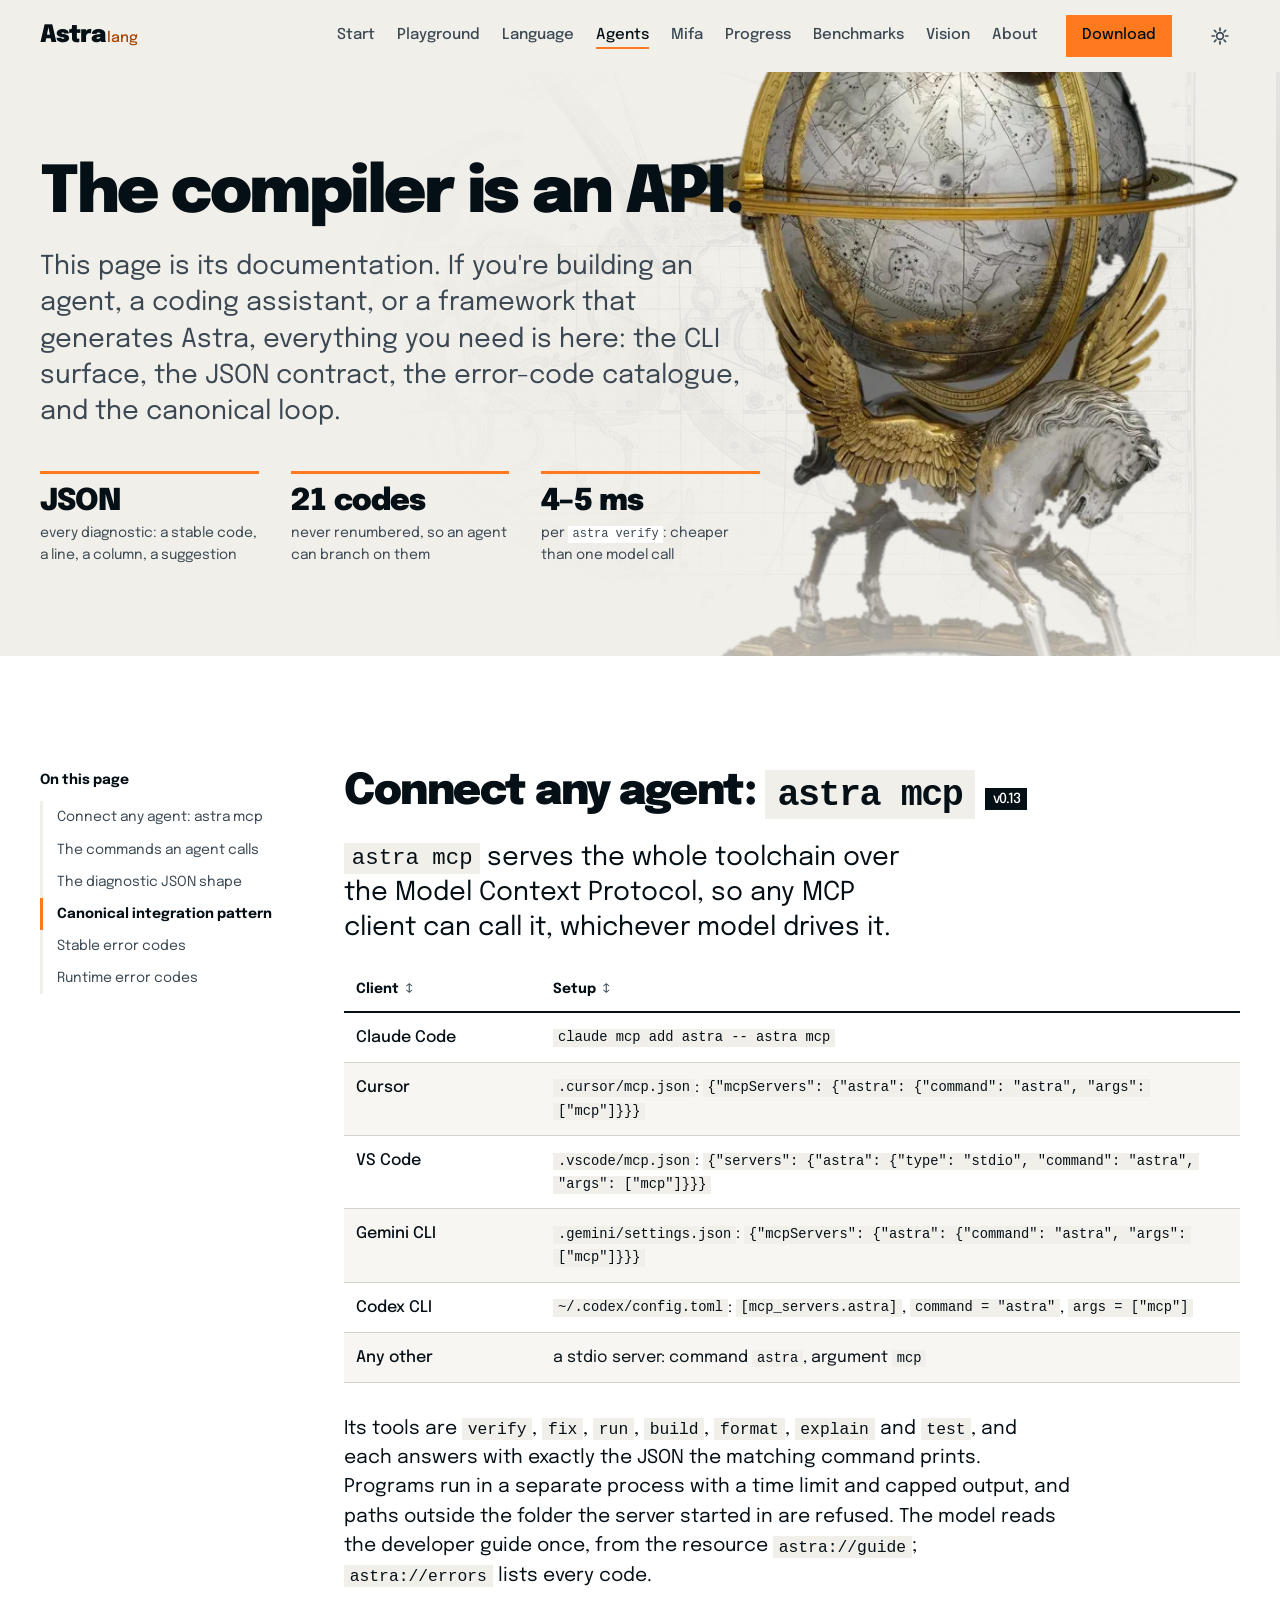
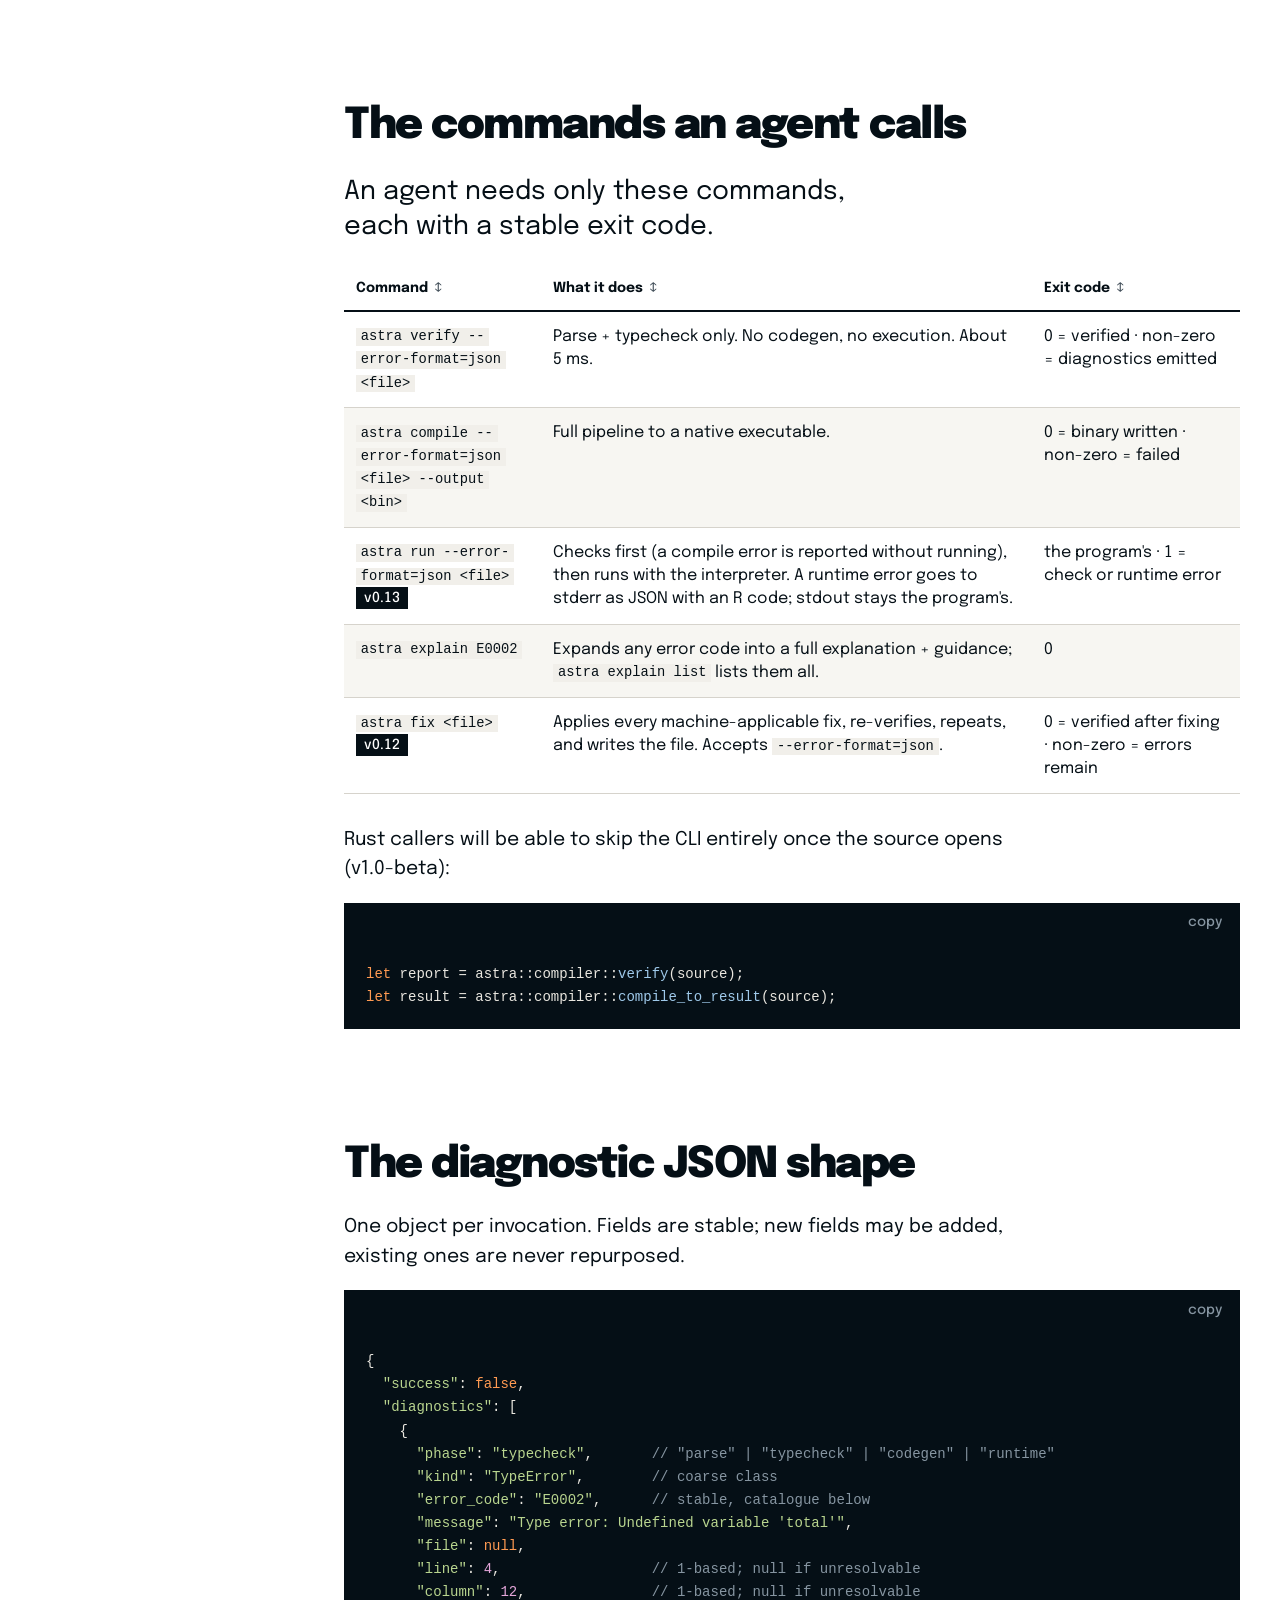
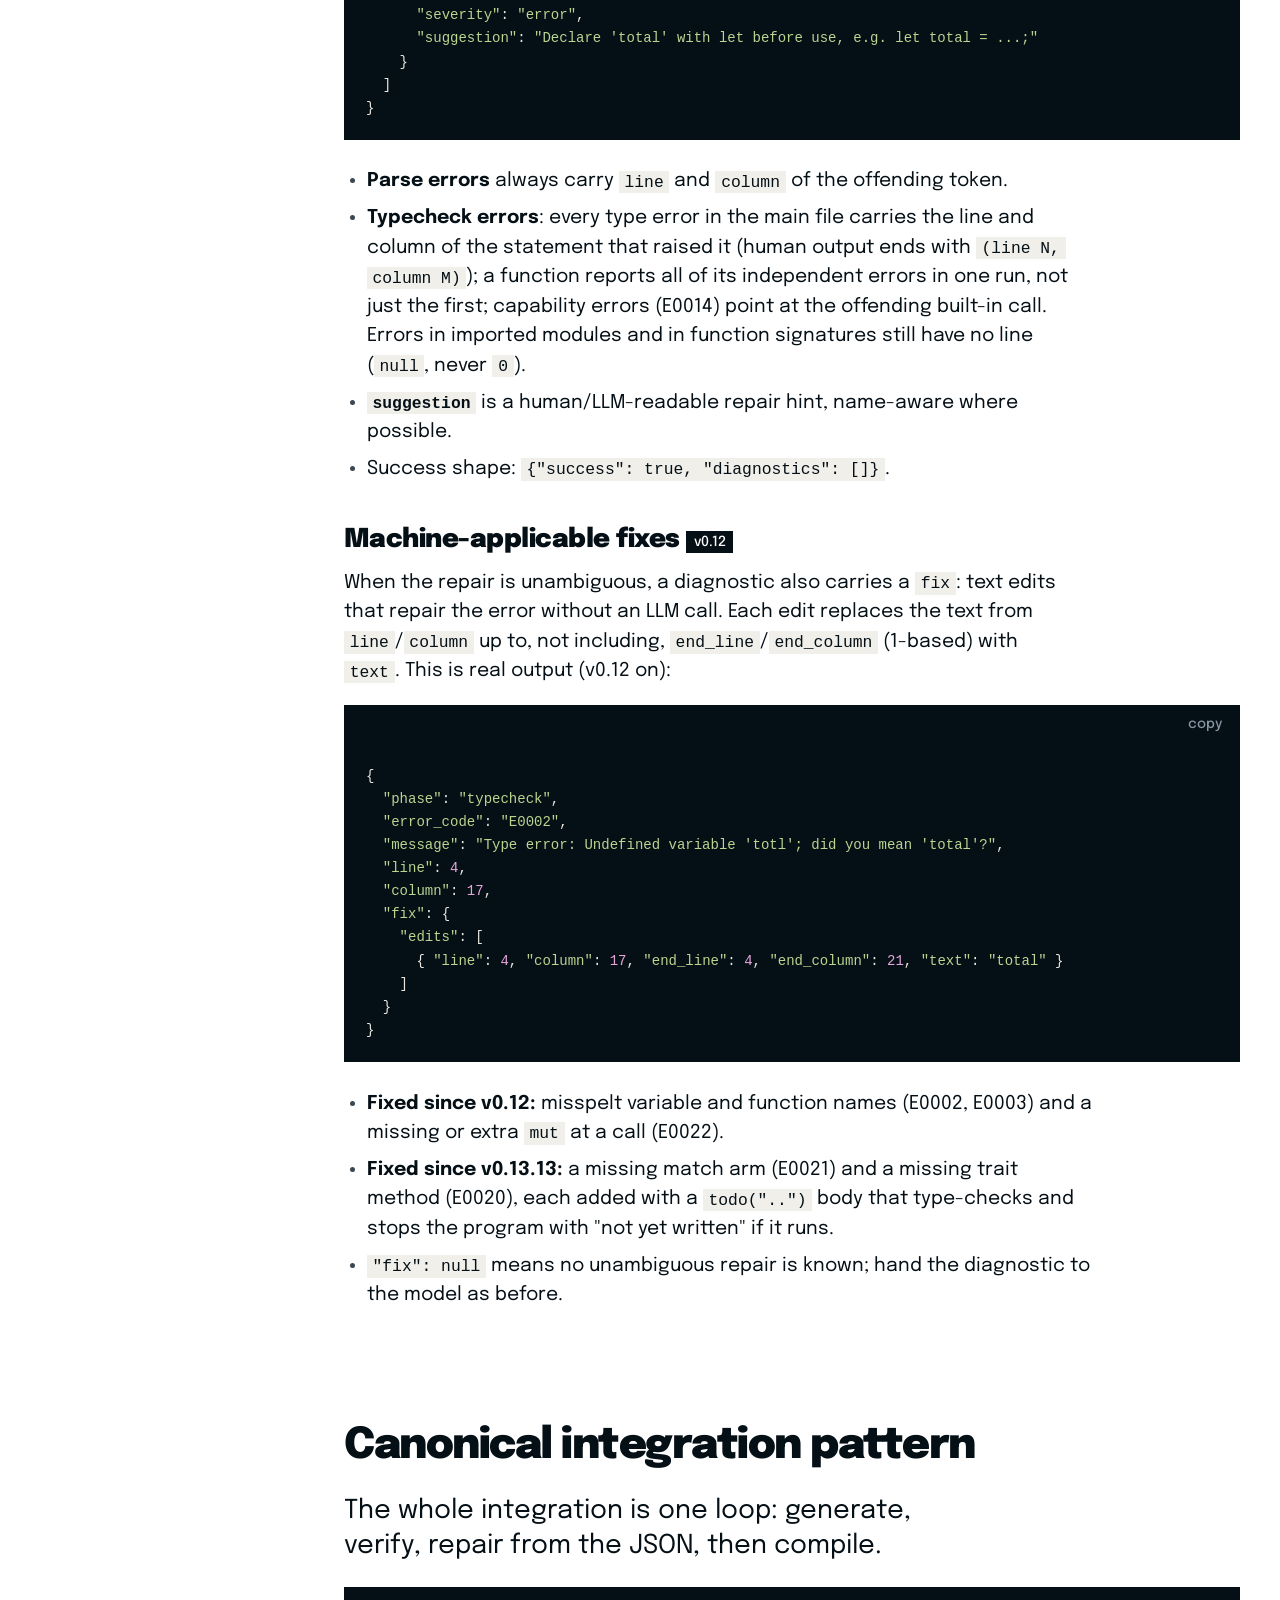
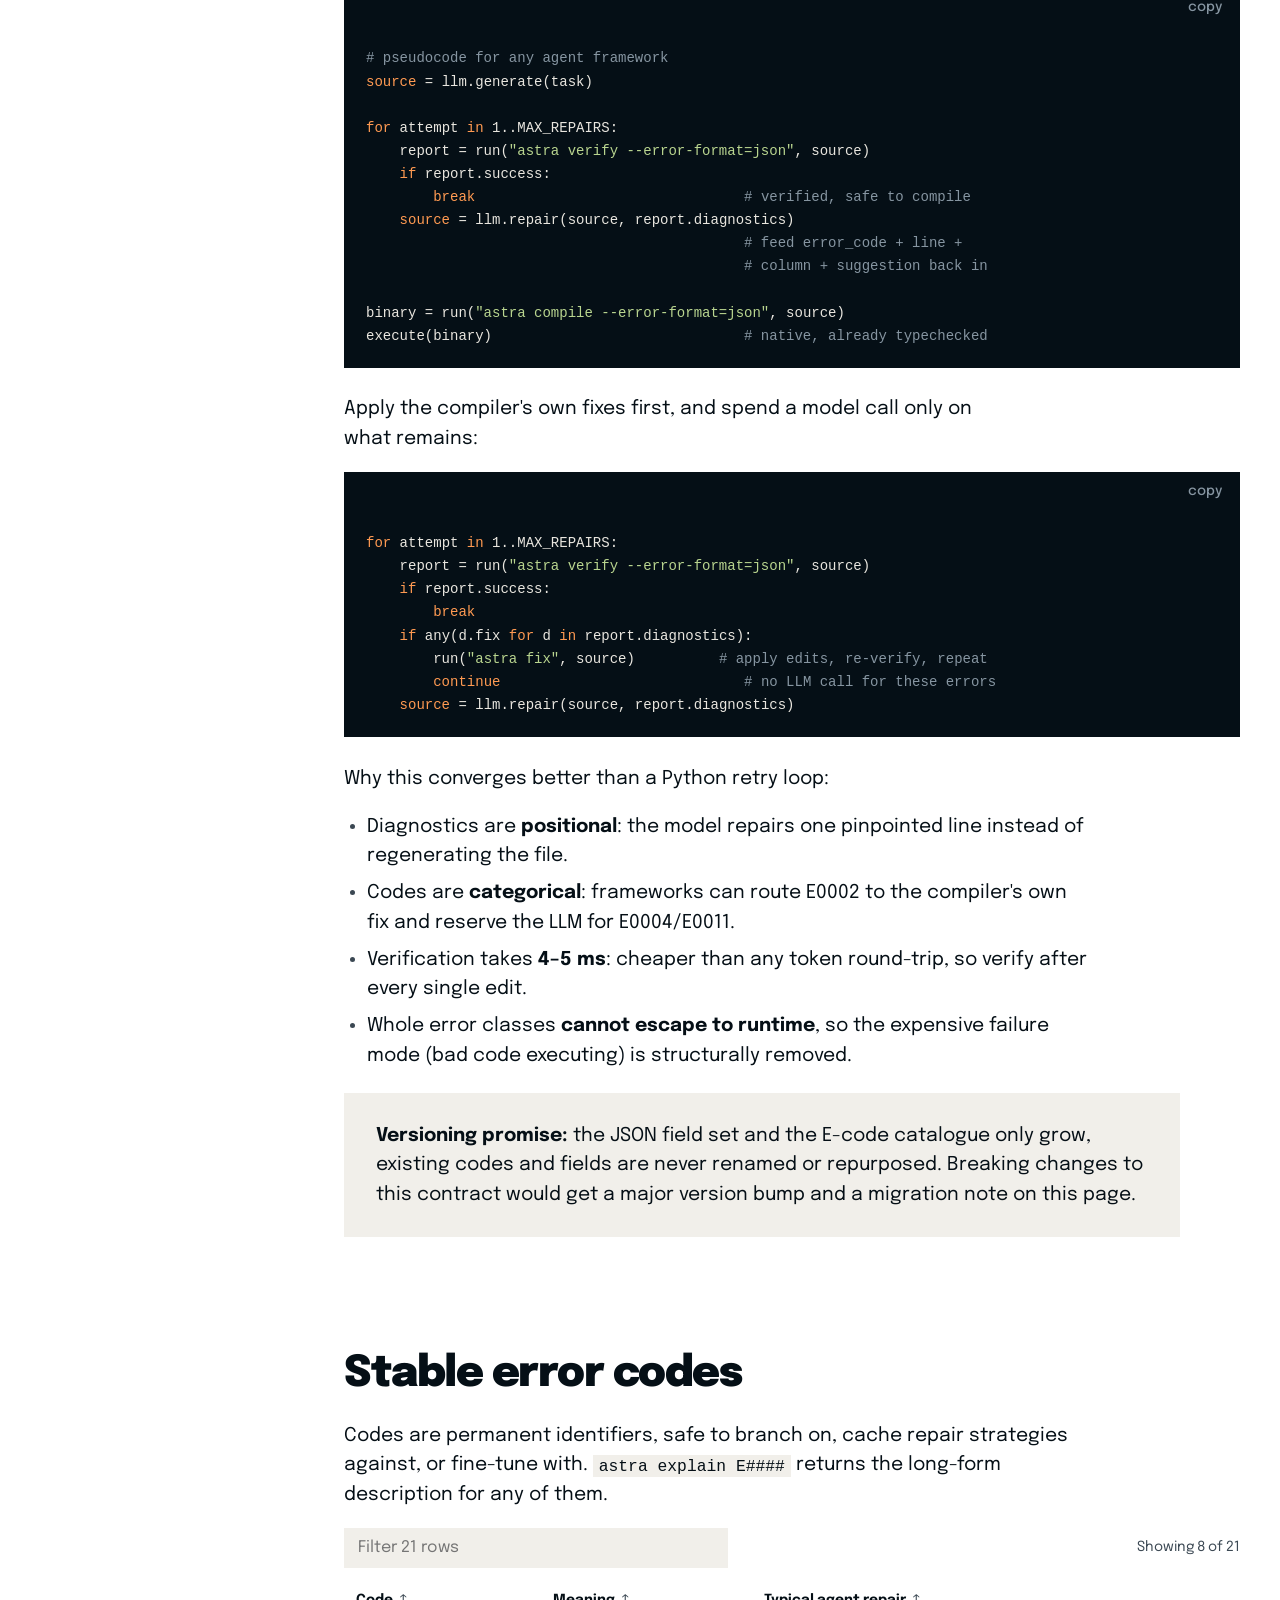
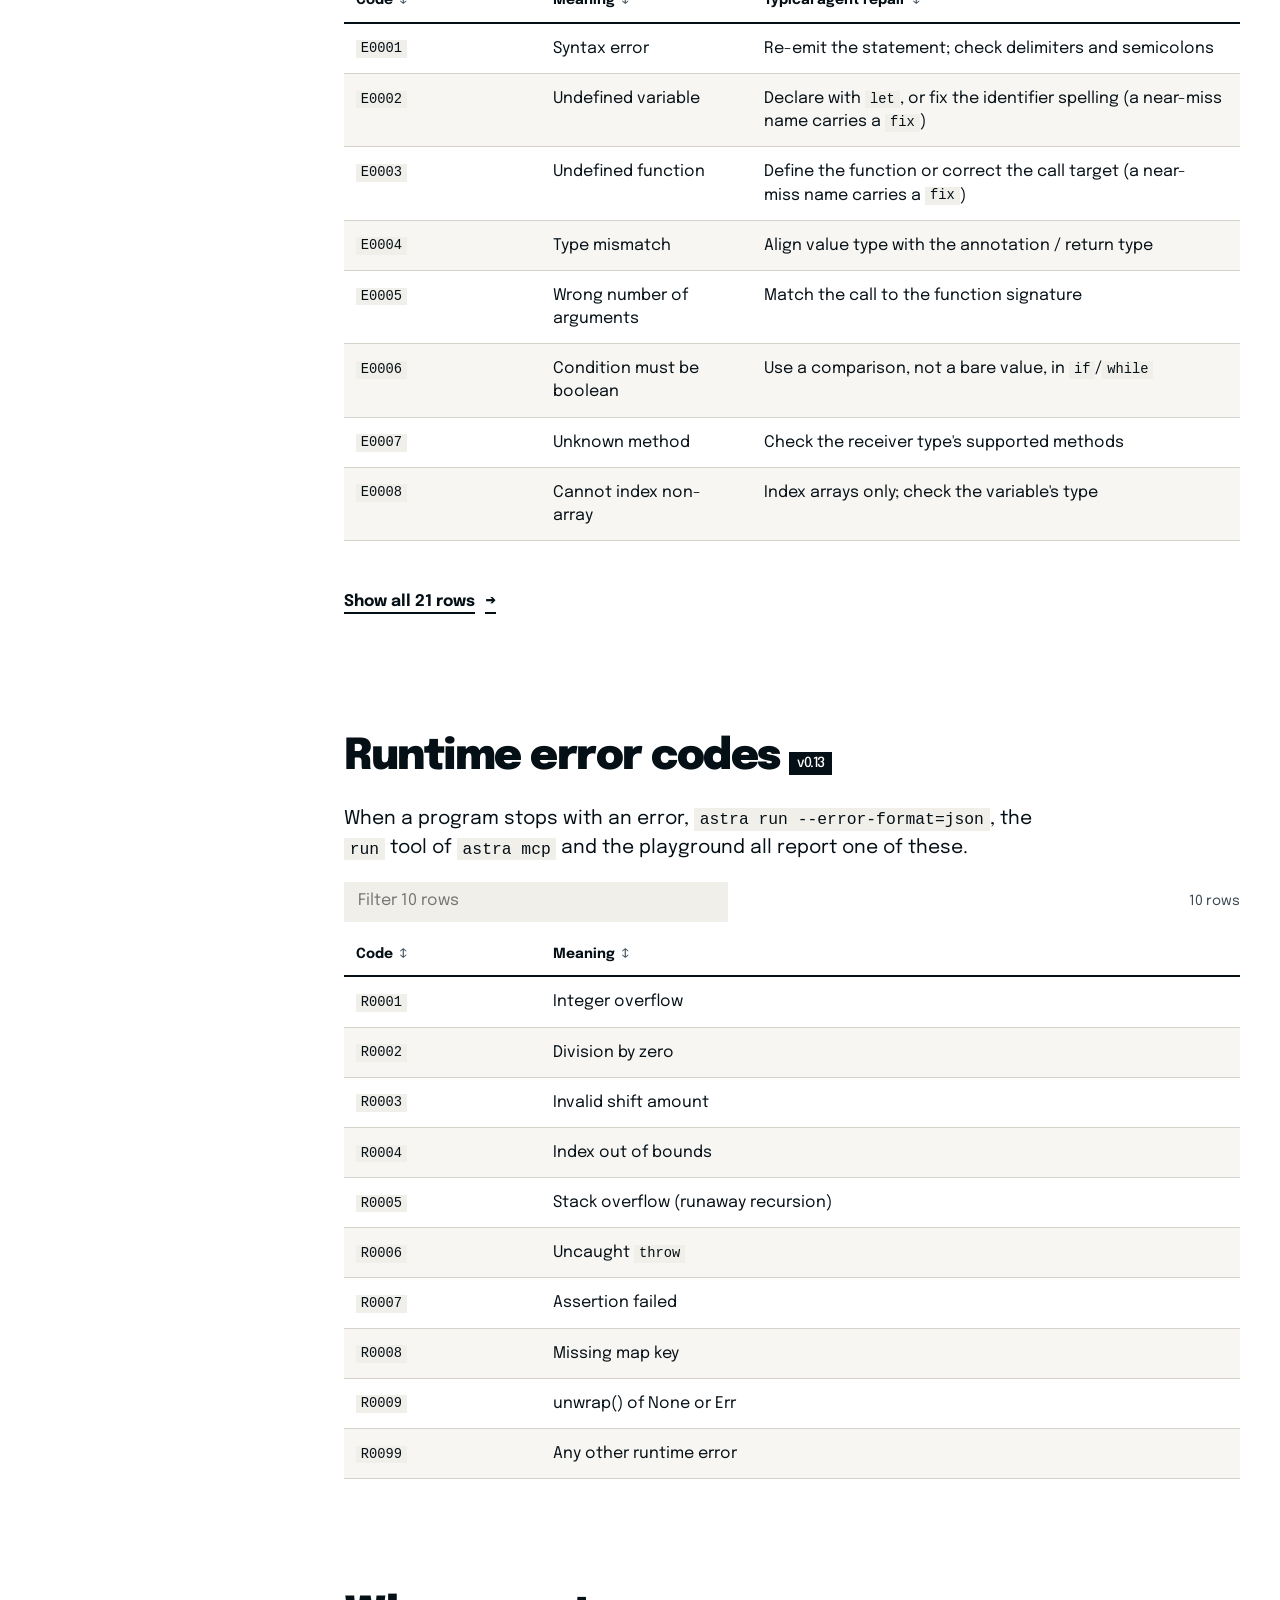
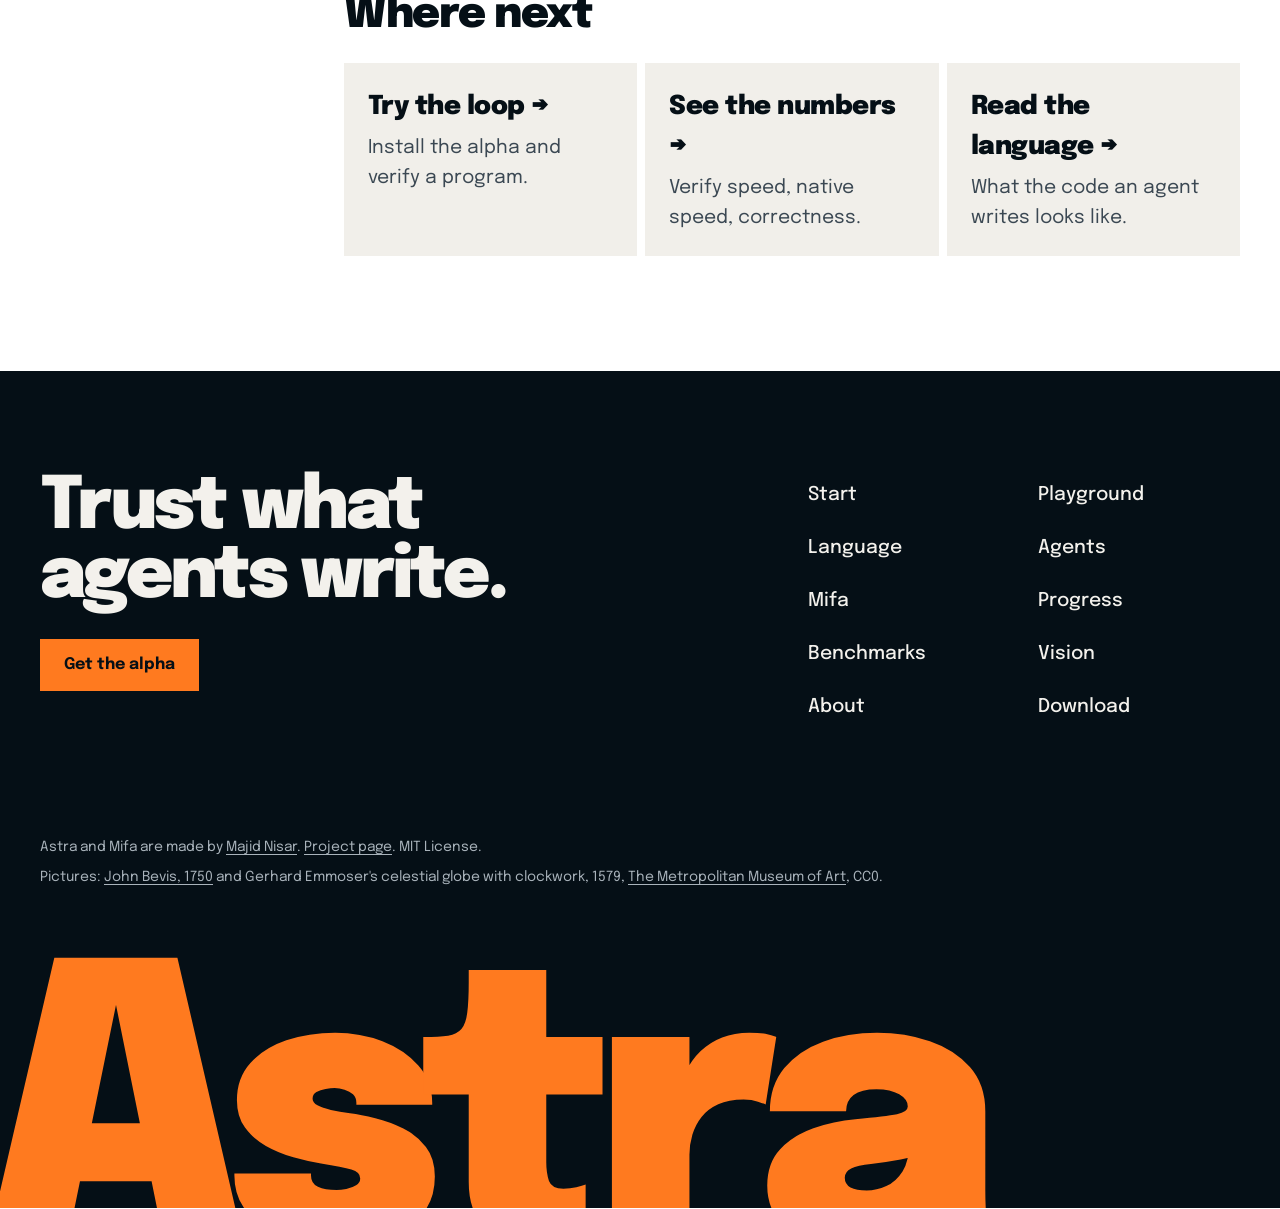
<file: agents.html>
<!DOCTYPE html>
<html lang="en">
<head>
<meta charset="utf-8">
<meta name="viewport" content="width=device-width, initial-scale=1">
<script>(function(){var d=document.documentElement;d.classList.add('js');try{var t=localStorage.getItem('theme');if(t==='light'||t==='dark')d.dataset.theme=t}catch(e){}})();</script>
<title>For Agents: Astra's machine interface</title>
<meta name="description" content="The Astra compiler as an API: JSON diagnostics contract, stable error-code catalogue E0001–E0022, exit codes, and the canonical generate-verify-repair-compile loop for AI agents and framework authors.">
<link rel="canonical" href="https://astra-lang.org/agents.html">
<link rel="icon" type="image/svg+xml" href="assets/favicon.svg">
<meta name="theme-color" media="(prefers-color-scheme: light)" content="#f1efea"><!-- ds-allow-hardcode: meta theme-color cannot read CSS variables -->
<meta name="theme-color" media="(prefers-color-scheme: dark)" content="#050f16"><!-- ds-allow-hardcode: meta theme-color cannot read CSS variables -->
<meta name="author" content="Majid Nisar">
<meta property="og:type" content="website">
<meta property="og:site_name" content="astra-lang.org">
<meta property="og:title" content="For Agents: Astra's machine interface">
<meta property="og:description" content="The Astra compiler as an API: JSON diagnostics contract, stable error-code catalogue E0001–E0022, exit codes, and the canonical generate-verify-repair-compile loop for AI agents and framework authors.">
<meta property="og:url" content="https://astra-lang.org/agents.html">
<meta property="og:image" content="https://astra-lang.org/assets/og.png">
<meta property="og:image:width" content="1200">
<meta property="og:image:height" content="630">
<meta property="og:image:alt" content="Astra: a language built for the way code is written now. Verify, repair, compile, native.">
<meta name="twitter:card" content="summary_large_image">
<meta name="twitter:image" content="https://astra-lang.org/assets/og.png">
<meta name="twitter:title" content="For Agents: Astra's machine interface">
<meta name="twitter:description" content="The Astra compiler as an API: JSON diagnostics contract, stable error-code catalogue E0001–E0022, exit codes, and the canonical generate-verify-repair-compile loop for AI agents and framework authors.">
<link rel="preconnect" href="https://fonts.googleapis.com">
<link rel="preconnect" href="https://fonts.gstatic.com" crossorigin>
<link href="https://fonts.googleapis.com/css2?family=Epilogue:wght@400;500;700;900&amp;display=swap" rel="stylesheet">
<link rel="stylesheet" href="assets/style.css">
<script src="assets/site.js" defer></script>
</head>
<body>
<a class="skip" href="#main">Skip to content</a>

<header class="site">
  <div class="wrap">
    <a class="brand" href="index.html" aria-label="Astra, home">Astra<span class="tld">lang</span></a>
    <nav class="main" aria-label="Main">
      <a href="start.html">Start</a>
      <a href="playground.html">Playground</a>
      <a href="language.html">Language</a>
      <a href="agents.html" aria-current="page">Agents</a>
      <a href="mifa.html">Mifa</a>
      <a href="progress.html">Progress</a>
      <a href="benchmarks.html">Benchmarks</a>
      <a href="vision.html">Vision</a>
      <a href="about.html">About</a>
      <a class="nav-cta" href="download.html">Download</a>
    </nav>
  </div>
</header>

<main id="main">
  <section class="page-head">
    <img class="head-plate" src="assets/celestial-globe-1579.webp" width="647" height="957" alt="A gilded and silver celestial globe from 1579, driven by clockwork and carried on a winged horse." decoding="async">
    <div class="wrap">
      <h1>The compiler is an API.</h1>
      <p class="lede">
        This page is its documentation. If you're building an agent, a coding assistant, or a framework that
        generates Astra, everything you need is here: the CLI surface, the
        JSON contract, the error-code catalogue, and the canonical loop.
      </p>
      <dl class="glance"><div><dt>JSON</dt><dd>every diagnostic: a stable code, a line, a column, a suggestion</dd></div><div><dt>21 codes</dt><dd>never renumbered, so an agent can branch on them</dd></div><div><dt>4–5 ms</dt><dd>per <code>astra verify</code>: cheaper than one model call</dd></div></dl>
    </div>
  </section>
<div class="doc">
  <nav class="toc" aria-label="On this page">
    <h2>On this page</h2>
    <ol>
      <li><a href="#mcp">Connect any agent: astra mcp</a></li>
      <li><a href="#three-commands-stable-semantics-and-a-fourth-nex">The commands an agent calls</a></li>
      <li><a href="#the-diagnostic-json-shape">The diagnostic JSON shape</a></li>
      <li><a href="#canonical-integration-pattern">Canonical integration pattern</a></li>
      <li><a href="#stable-error-codes">Stable error codes</a></li>
      <li><a href="#runtime-error-codes">Runtime error codes</a></li>
    </ol>
  </nav>
  <div class="doc-body">

  <section>
    <div class="wrap">
      <h2 id="mcp">Connect any agent: <code>astra mcp</code> <span class="badge done">v0.13</span></h2>
      <p class="lead-in"><code>astra mcp</code> serves the whole toolchain over the
      Model Context Protocol, so any MCP client can call it, whichever model drives it.</p>
      <div class="table-wrap stack"><table>
        <thead><tr><th>Client</th><th>Setup</th></tr></thead>
        <tbody>
          <tr><td data-label="Client">Claude Code</td><td data-label="Setup"><code>claude mcp add astra -- astra mcp</code></td></tr>
          <tr><td data-label="Client">Cursor</td><td data-label="Setup"><code>.cursor/mcp.json</code>: <code>{"mcpServers": {"astra": {"command": "astra", "args": ["mcp"]}}}</code></td></tr>
          <tr><td data-label="Client">VS Code</td><td data-label="Setup"><code>.vscode/mcp.json</code>: <code>{"servers": {"astra": {"type": "stdio", "command": "astra", "args": ["mcp"]}}}</code></td></tr>
          <tr><td data-label="Client">Gemini CLI</td><td data-label="Setup"><code>.gemini/settings.json</code>: <code>{"mcpServers": {"astra": {"command": "astra", "args": ["mcp"]}}}</code></td></tr>
          <tr><td data-label="Client">Codex CLI</td><td data-label="Setup"><code>~/.codex/config.toml</code>: <code>[mcp_servers.astra]</code>, <code>command = "astra"</code>, <code>args = ["mcp"]</code></td></tr>
          <tr><td data-label="Client">Any other</td><td data-label="Setup">a stdio server: command <code>astra</code>, argument <code>mcp</code></td></tr>
        </tbody>
      </table></div>
      <p>Its tools are <code>verify</code>, <code>fix</code>, <code>run</code>,
      <code>build</code>, <code>format</code>, <code>explain</code> and
      <code>test</code>, and each answers with exactly the JSON the matching
      command prints. Programs run in a separate process with a time limit and
      capped output, and paths outside the folder the server started in are
      refused. The model reads the developer guide once, from the resource
      <code>astra://guide</code>; <code>astra://errors</code> lists every code.</p>
    </div>
  </section>

  <section>
    <div class="wrap">
      <h2 id="three-commands-stable-semantics-and-a-fourth-nex">The commands an agent calls</h2>
      <p class="lead-in">An agent needs only these commands, each with a stable exit code.</p>
      <div class="table-wrap stack"><table>
        <thead><tr><th>Command</th><th>What it does</th><th>Exit code</th></tr></thead>
        <tbody>
          <tr>
            <td data-label="Command"><code>astra verify --error-format=json &lt;file&gt;</code></td>
            <td data-label="What it does">Parse + typecheck only. No codegen, no execution. About 5 ms.</td>
            <td data-label="Exit code">0 = verified · non-zero = diagnostics emitted</td>
          </tr>
          <tr>
            <td data-label="Command"><code>astra compile --error-format=json &lt;file&gt; --output &lt;bin&gt;</code></td>
            <td data-label="What it does">Full pipeline to a native executable.</td>
            <td data-label="Exit code">0 = binary written · non-zero = failed</td>
          </tr>
          <tr>
            <td data-label="Command"><code>astra run --error-format=json &lt;file&gt;</code> <span class="badge done">v0.13</span></td>
            <td data-label="What it does">Checks first (a compile error is reported without running), then runs with the interpreter. A runtime error goes to stderr as JSON with an R code; stdout stays the program's.</td>
            <td data-label="Exit code">the program's · 1 = check or runtime error</td>
          </tr>
          <tr>
            <td data-label="Command"><code>astra explain E0002</code></td>
            <td data-label="What it does">Expands any error code into a full explanation + guidance; <code>astra explain list</code> lists them all.</td>
            <td data-label="Exit code">0</td>
          </tr>
          <tr>
            <td data-label="Command"><code>astra fix &lt;file&gt;</code> <span class="badge done">v0.12</span></td>
            <td data-label="What it does">Applies every machine-applicable fix, re-verifies, repeats, and writes the file. Accepts <code>--error-format=json</code>.</td>
            <td data-label="Exit code">0 = verified after fixing · non-zero = errors remain</td>
          </tr>
        </tbody>
      </table></div>
      <p>Rust callers will be able to skip the CLI entirely once the source
      opens (v1.0-beta):</p>
<pre><code><span class="kw">let</span> report = astra::compiler::<span class="fn">verify</span>(source);
<span class="kw">let</span> result = astra::compiler::<span class="fn">compile_to_result</span>(source);</code></pre>
    </div>
  </section>

  <section>
    <div class="wrap">
      <h2 id="the-diagnostic-json-shape">The diagnostic JSON shape</h2>
      <p>One object per invocation. Fields are stable; new fields may be
      added, existing ones are never repurposed.</p>
<pre><code>{
  <span class="s">"success"</span>: <span class="kw">false</span>,
  <span class="s">"diagnostics"</span>: [
    {
      <span class="s">"phase"</span>: <span class="s">"typecheck"</span>,       <span class="c">// "parse" | "typecheck" | "codegen" | "runtime"</span>
      <span class="s">"kind"</span>: <span class="s">"TypeError"</span>,        <span class="c">// coarse class</span>
      <span class="s">"error_code"</span>: <span class="s">"E0002"</span>,      <span class="c">// stable, catalogue below</span>
      <span class="s">"message"</span>: <span class="s">"Type error: Undefined variable 'total'"</span>,
      <span class="s">"file"</span>: <span class="kw">null</span>,
      <span class="s">"line"</span>: <span class="n">4</span>,                  <span class="c">// 1-based; null if unresolvable</span>
      <span class="s">"column"</span>: <span class="n">12</span>,               <span class="c">// 1-based; null if unresolvable</span>
      <span class="s">"severity"</span>: <span class="s">"error"</span>,
      <span class="s">"suggestion"</span>: <span class="s">"Declare 'total' with let before use, e.g. let total = ...;"</span>
    }
  ]
}</code></pre>
      <ul>
        <li><strong>Parse errors</strong> always carry <code>line</code> and <code>column</code> of the offending token.</li>
        <li><strong>Typecheck errors</strong>: every type error in the
        main file carries the line and column of the statement that raised it
        (human output ends with <code>(line N, column M)</code>); a function
        reports all of its independent errors in one run, not just the first;
        capability errors (E0014) point at the offending built-in call. Errors
        in imported modules and in function signatures still have no line (<code>null</code>, never <code>0</code>).</li>
        <li><strong><code>suggestion</code></strong> is a human/LLM-readable repair hint, name-aware where possible.</li>
        <li>Success shape: <code>{"success": true, "diagnostics": []}</code>.</li>
      </ul>

      <h3 id="fix">Machine-applicable fixes <span class="badge done">v0.12</span></h3>
      <p>When the repair is unambiguous, a diagnostic also carries a
      <code>fix</code>: text edits that repair the error without an LLM call.
      Each edit replaces the text from <code>line</code>/<code>column</code> up
      to, not including, <code>end_line</code>/<code>end_column</code> (1-based)
      with <code>text</code>. This is real output (v0.12 on):</p>
<pre><code>{
  <span class="s">"phase"</span>: <span class="s">"typecheck"</span>,
  <span class="s">"error_code"</span>: <span class="s">"E0002"</span>,
  <span class="s">"message"</span>: <span class="s">"Type error: Undefined variable 'totl'; did you mean 'total'?"</span>,
  <span class="s">"line"</span>: <span class="n">4</span>,
  <span class="s">"column"</span>: <span class="n">17</span>,
  <span class="s">"fix"</span>: {
    <span class="s">"edits"</span>: [
      { <span class="s">"line"</span>: <span class="n">4</span>, <span class="s">"column"</span>: <span class="n">17</span>, <span class="s">"end_line"</span>: <span class="n">4</span>, <span class="s">"end_column"</span>: <span class="n">21</span>, <span class="s">"text"</span>: <span class="s">"total"</span> }
    ]
  }
}</code></pre>
      <ul>
        <li><strong>Fixed since v0.12:</strong> misspelt variable and function names
        (E0002, E0003) and a missing or extra <code>mut</code> at a call
        (E0022).</li>
        <li><strong>Fixed since v0.13.13:</strong> a missing match
        arm (E0021) and a missing trait method (E0020), each added with a
        <code>todo("..")</code> body that type-checks and stops the program
        with "not yet written" if it runs.</li>
        <li><code>"fix": null</code> means no unambiguous repair is known; hand
        the diagnostic to the model as before.</li>
      </ul>
    </div>
  </section>

  <section>
    <div class="wrap">
      <h2 id="canonical-integration-pattern">Canonical integration pattern</h2>
      <p class="lead-in">The whole integration is one loop: generate, verify, repair from the JSON, then compile.</p>
<pre><code><span class="c"># pseudocode for any agent framework</span>
<span class="kw">source</span> = llm.generate(task)

<span class="kw">for</span> attempt <span class="kw">in</span> 1..MAX_REPAIRS:
    report = run(<span class="s">"astra verify --error-format=json"</span>, source)
    <span class="kw">if</span> report.success:
        <span class="kw">break</span>                                <span class="c"># verified, safe to compile</span>
    <span class="kw">source</span> = llm.repair(source, report.diagnostics)
                                             <span class="c"># feed error_code + line +</span>
                                             <span class="c"># column + suggestion back in</span>

binary = run(<span class="s">"astra compile --error-format=json"</span>, source)
execute(binary)                              <span class="c"># native, already typechecked</span></code></pre>
      <p>Apply the compiler's own
      fixes first, and spend a model call only on what remains:</p>
<pre><code><span class="kw">for</span> attempt <span class="kw">in</span> 1..MAX_REPAIRS:
    report = run(<span class="s">"astra verify --error-format=json"</span>, source)
    <span class="kw">if</span> report.success:
        <span class="kw">break</span>
    <span class="kw">if</span> any(d.fix <span class="kw">for</span> d <span class="kw">in</span> report.diagnostics):
        run(<span class="s">"astra fix"</span>, source)          <span class="c"># apply edits, re-verify, repeat</span>
        <span class="kw">continue</span>                             <span class="c"># no LLM call for these errors</span>
    <span class="kw">source</span> = llm.repair(source, report.diagnostics)</code></pre>
      <p>Why this converges better than a Python retry loop:</p>
      <ul>
        <li>Diagnostics are <strong>positional</strong>: the model repairs one
        pinpointed line instead of regenerating the file.</li>
        <li>Codes are <strong>categorical</strong>: frameworks can route
        E0002 to the compiler's own fix and reserve the LLM for
        E0004/E0011.</li>
        <li>Verification takes <strong>4–5 ms</strong>: cheaper than any token
        round-trip, so verify after every single edit.</li>
        <li>Whole error classes <strong>cannot escape to runtime</strong>, so
        the expensive failure mode (bad code executing) is structurally
        removed.</li>
      </ul>
      <div class="callout">
        <p><strong>Versioning promise:</strong> the JSON field set and the
        E-code catalogue only grow, existing codes and fields are never
        renamed or repurposed. Breaking changes to this contract would get a
        major version bump and a migration note on this page.</p>
      </div>
    </div>
  </section>

  <section>
    <div class="wrap">
      <h2 id="stable-error-codes">Stable error codes</h2>
      <p>Codes are permanent identifiers, safe to branch on, cache repair
      strategies against, or fine-tune with. <code>astra explain E####</code>
      returns the long-form description for any of them.</p>
      <div class="table-wrap stack"><table>
        <thead><tr><th>Code</th><th>Meaning</th><th>Typical agent repair</th></tr></thead>
        <tbody>
          <tr><td data-label="Code"><code>E0001</code></td><td data-label="Meaning">Syntax error</td><td data-label="Typical agent repair">Re-emit the statement; check delimiters and semicolons</td></tr>
          <tr><td data-label="Code"><code>E0002</code></td><td data-label="Meaning">Undefined variable</td><td data-label="Typical agent repair">Declare with <code>let</code>, or fix the identifier spelling (a near-miss name carries a <code>fix</code>)</td></tr>
          <tr><td data-label="Code"><code>E0003</code></td><td data-label="Meaning">Undefined function</td><td data-label="Typical agent repair">Define the function or correct the call target (a near-miss name carries a <code>fix</code>)</td></tr>
          <tr><td data-label="Code"><code>E0004</code></td><td data-label="Meaning">Type mismatch</td><td data-label="Typical agent repair">Align value type with the annotation / return type</td></tr>
          <tr><td data-label="Code"><code>E0005</code></td><td data-label="Meaning">Wrong number of arguments</td><td data-label="Typical agent repair">Match the call to the function signature</td></tr>
          <tr><td data-label="Code"><code>E0006</code></td><td data-label="Meaning">Condition must be boolean</td><td data-label="Typical agent repair">Use a comparison, not a bare value, in <code>if</code>/<code>while</code></td></tr>
          <tr><td data-label="Code"><code>E0007</code></td><td data-label="Meaning">Unknown method</td><td data-label="Typical agent repair">Check the receiver type's supported methods</td></tr>
          <tr><td data-label="Code"><code>E0008</code></td><td data-label="Meaning">Cannot index non-array</td><td data-label="Typical agent repair">Index arrays only; check the variable's type</td></tr>
          <tr><td data-label="Code"><code>E0009</code></td><td data-label="Meaning">Duplicate definition</td><td data-label="Typical agent repair">Rename or remove the redefinition</td></tr>
          <tr><td data-label="Code"><code>E0010</code></td><td data-label="Meaning">Struct field error</td><td data-label="Typical agent repair">Use fields declared on the struct; check literal completeness</td></tr>
          <tr><td data-label="Code"><code>E0011</code></td><td data-label="Meaning">Generic type error</td><td data-label="Typical agent repair">Make type parameters consistent at the call site</td></tr>
          <tr><td data-label="Code"><code>E0012</code></td><td data-label="Meaning">IO error</td><td data-label="Typical agent repair">Check the file path passed to the CLI</td></tr>
          <tr><td data-label="Code"><code>E0013</code></td><td data-label="Meaning">Module error</td><td data-label="Typical agent repair">Check the module file exists (next to the importer or on <code>ASTRA_PATH</code>), the item is <code>pub</code>, and there is no import cycle</td></tr>
          <tr><td data-label="Code"><code>E0014</code></td><td data-label="Meaning">Capability denied</td><td data-label="Typical agent repair">Remove the call at the end of the reported chain, or allow the effect in the build policy</td></tr>
          <tr><td data-label="Code"><code>E0016</code></td><td data-label="Meaning">Assignment to immutable binding</td><td data-label="Typical agent repair">Declare it with <code>let mut</code>, or assign a different binding</td></tr>
          <tr><td data-label="Code"><code>E0017</code></td><td data-label="Meaning">Tuple destructuring error</td><td data-label="Typical agent repair">Bind as many names as the tuple has elements</td></tr>
          <tr><td data-label="Code"><code>E0018</code></td><td data-label="Meaning">Operator requires integers</td><td data-label="Typical agent repair">Use integers on both sides of bitwise operators and shifts</td></tr>
          <tr><td data-label="Code"><code>E0020</code></td><td data-label="Meaning">Trait not implemented</td><td data-label="Typical agent repair">Add the missing method (or fix its signature) named in the message in the <code>impl Trait for Type</code> block (since v0.13.13, <code>astra fix</code> adds a missing method with a <code>todo</code> body); for a bound, pass a type that implements the trait</td></tr>
          <tr><td data-label="Code"><code>E0021</code></td><td data-label="Meaning">Non-exhaustive match</td><td data-label="Typical agent repair">Add an arm for each missing variant named in the message, or end with <code>_ =&gt;</code> (since v0.13.13, <code>astra fix</code> adds them with <code>todo</code> bodies)</td></tr>
          <tr><td data-label="Code"><code>E0022</code></td><td data-label="Meaning">Value cannot be modified here</td><td data-label="Typical agent repair">Declare the parameter <code>mut</code>, pass it as <code>mut</code> at the call, or copy it and modify the copy (a missing or extra <code>mut</code> at the call carries a <code>fix</code>)</td></tr>
          <tr><td data-label="Code"><code>E0099</code></td><td data-label="Meaning">Internal / uncategorized</td><td data-label="Typical agent repair">Report upstream; do not retry blindly</td></tr>
        </tbody>
      </table></div>
    </div>
  </section>

  <section>
    <div class="wrap">
      <h2 id="runtime-error-codes">Runtime error codes <span class="badge done">v0.13</span></h2>
      <p>When a program stops with an error, <code>astra run --error-format=json</code>,
      the <code>run</code> tool of <code>astra mcp</code> and the playground all report one of these.</p>
      <div class="table-wrap stack"><table>
        <thead><tr><th>Code</th><th>Meaning</th></tr></thead>
        <tbody>
          <tr><td data-label="Code"><code>R0001</code></td><td data-label="Meaning">Integer overflow</td></tr>
          <tr><td data-label="Code"><code>R0002</code></td><td data-label="Meaning">Division by zero</td></tr>
          <tr><td data-label="Code"><code>R0003</code></td><td data-label="Meaning">Invalid shift amount</td></tr>
          <tr><td data-label="Code"><code>R0004</code></td><td data-label="Meaning">Index out of bounds</td></tr>
          <tr><td data-label="Code"><code>R0005</code></td><td data-label="Meaning">Stack overflow (runaway recursion)</td></tr>
          <tr><td data-label="Code"><code>R0006</code></td><td data-label="Meaning">Uncaught <code>throw</code></td></tr>
          <tr><td data-label="Code"><code>R0007</code></td><td data-label="Meaning">Assertion failed</td></tr>
          <tr><td data-label="Code"><code>R0008</code></td><td data-label="Meaning">Missing map key</td></tr>
          <tr><td data-label="Code"><code>R0009</code></td><td data-label="Meaning">unwrap() of None or Err</td></tr>
          <tr><td data-label="Code"><code>R0099</code></td><td data-label="Meaning">Any other runtime error</td></tr>
        </tbody>
      </table></div>
    </div>
  </section>
  <nav class="next-steps" aria-label="Where next"><h2>Where next</h2><div><a href="start.html"><b>Try the loop</b><span>Install the alpha and verify a program.</span></a><a href="benchmarks.html"><b>See the numbers</b><span>Verify speed, native speed, correctness.</span></a><a href="language.html"><b>Read the language</b><span>What the code an agent writes looks like.</span></a></div></nav>
  </div>
</div>
</main>

<footer class="site">
  <div class="wrap">
    <div class="foot-top">
      <div>
        <p class="foot-invite">Trust what agents write.</p>
        <a class="btn primary" href="download.html">Get the alpha</a>
      </div>
      <ul class="foot-links">
        <li><a href="start.html">Start</a></li>
        <li><a href="playground.html">Playground</a></li>
        <li><a href="language.html">Language</a></li>
        <li><a href="agents.html">Agents</a></li>
        <li><a href="mifa.html">Mifa</a></li>
        <li><a href="progress.html">Progress</a></li>
        <li><a href="benchmarks.html">Benchmarks</a></li>
        <li><a href="vision.html">Vision</a></li>
        <li><a href="about.html">About</a></li>
        <li><a href="download.html">Download</a></li>
      </ul>
    </div>
    <div class="foot-legal">
      <p>Astra and Mifa are made by <a href="https://majidnisar.com">Majid Nisar</a>. <a href="https://majidnisar.com/projects/astra/">Project page</a>. MIT License.</p>
      <p class="credits">Pictures: <a href="https://commons.wikimedia.org/wiki/File:1750_star_chart_of_the_constellations_Libra,_Cancer_and_neighboring_stars_from_John_Bevis%27_Celestial_Atlas.jpg">John Bevis, 1750</a> and Gerhard Emmoser's celestial globe with clockwork, 1579, <a href="https://www.metmuseum.org/art/collection/search/193606">The Metropolitan Museum of Art</a>, CC0.</p>
    </div>
  </div>
  <span class="foot-name" aria-hidden="true">Astra</span>
</footer>

</body>
</html>
</file>
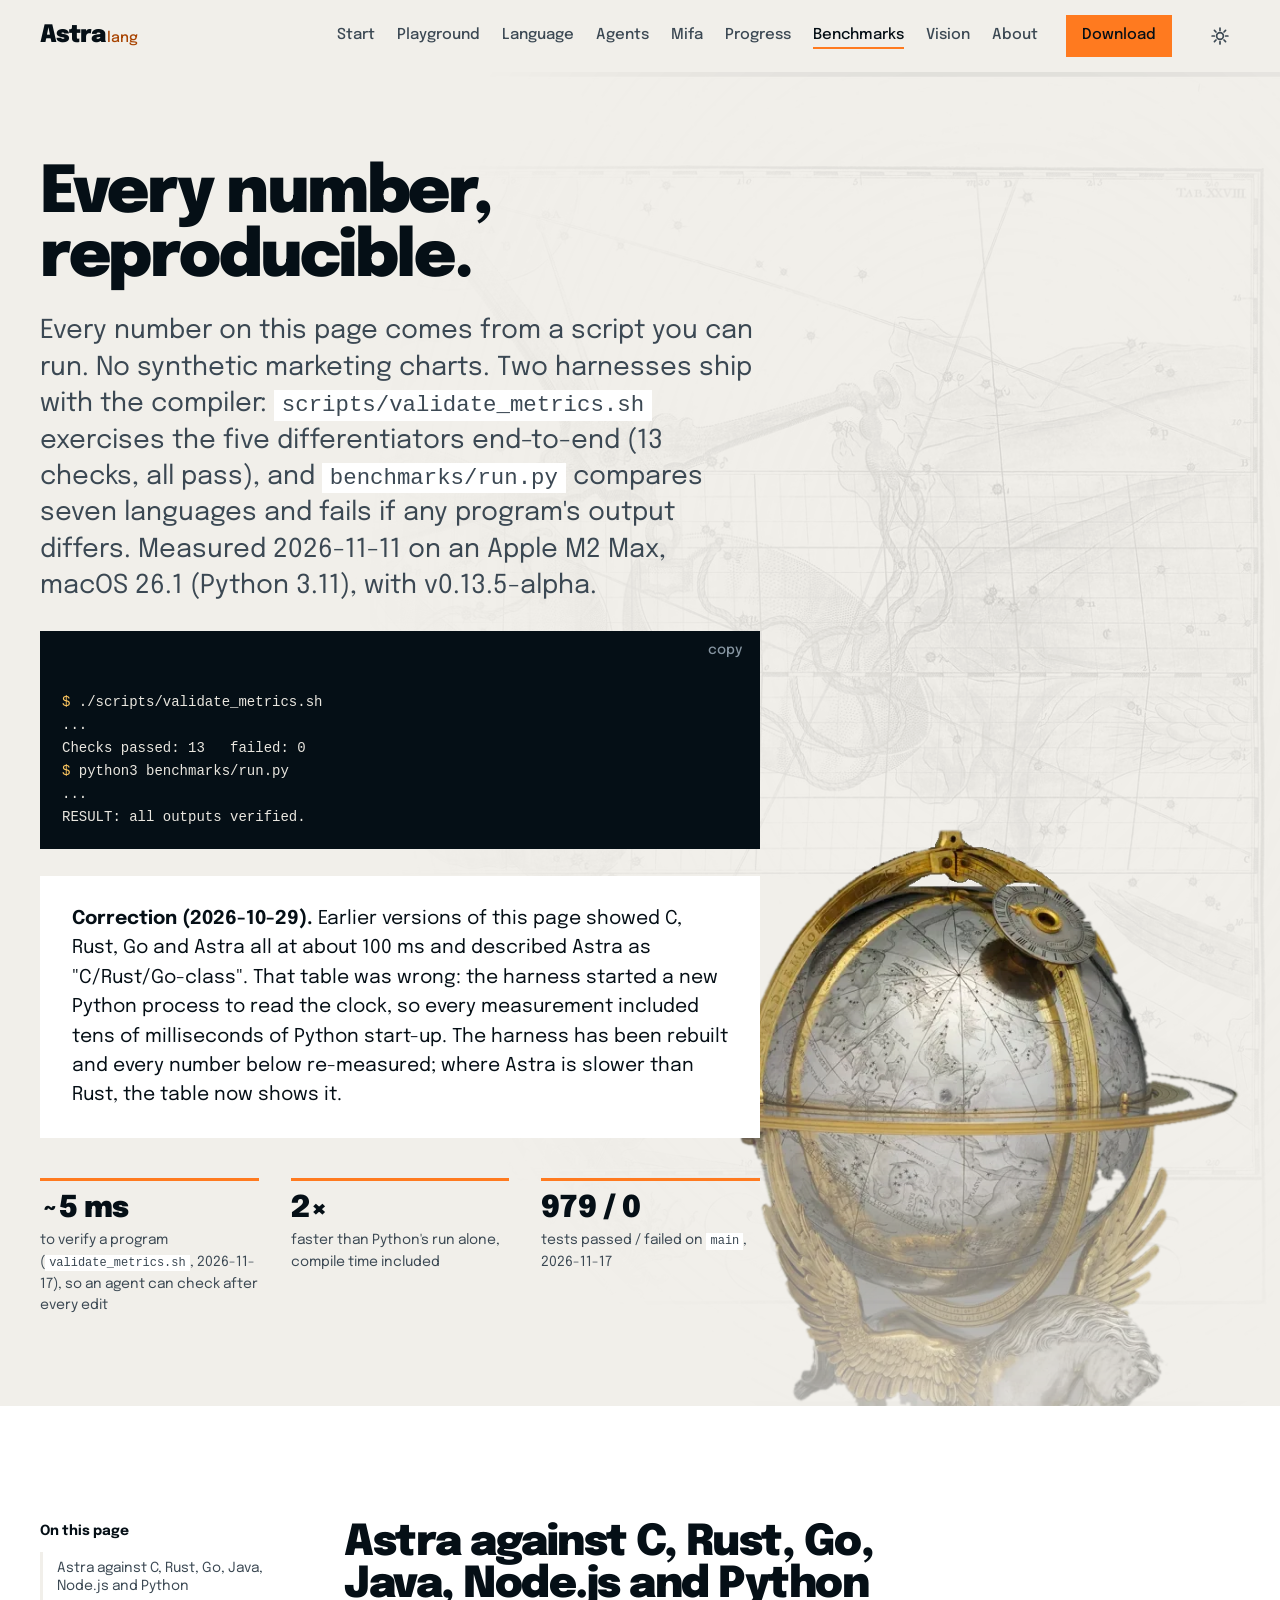
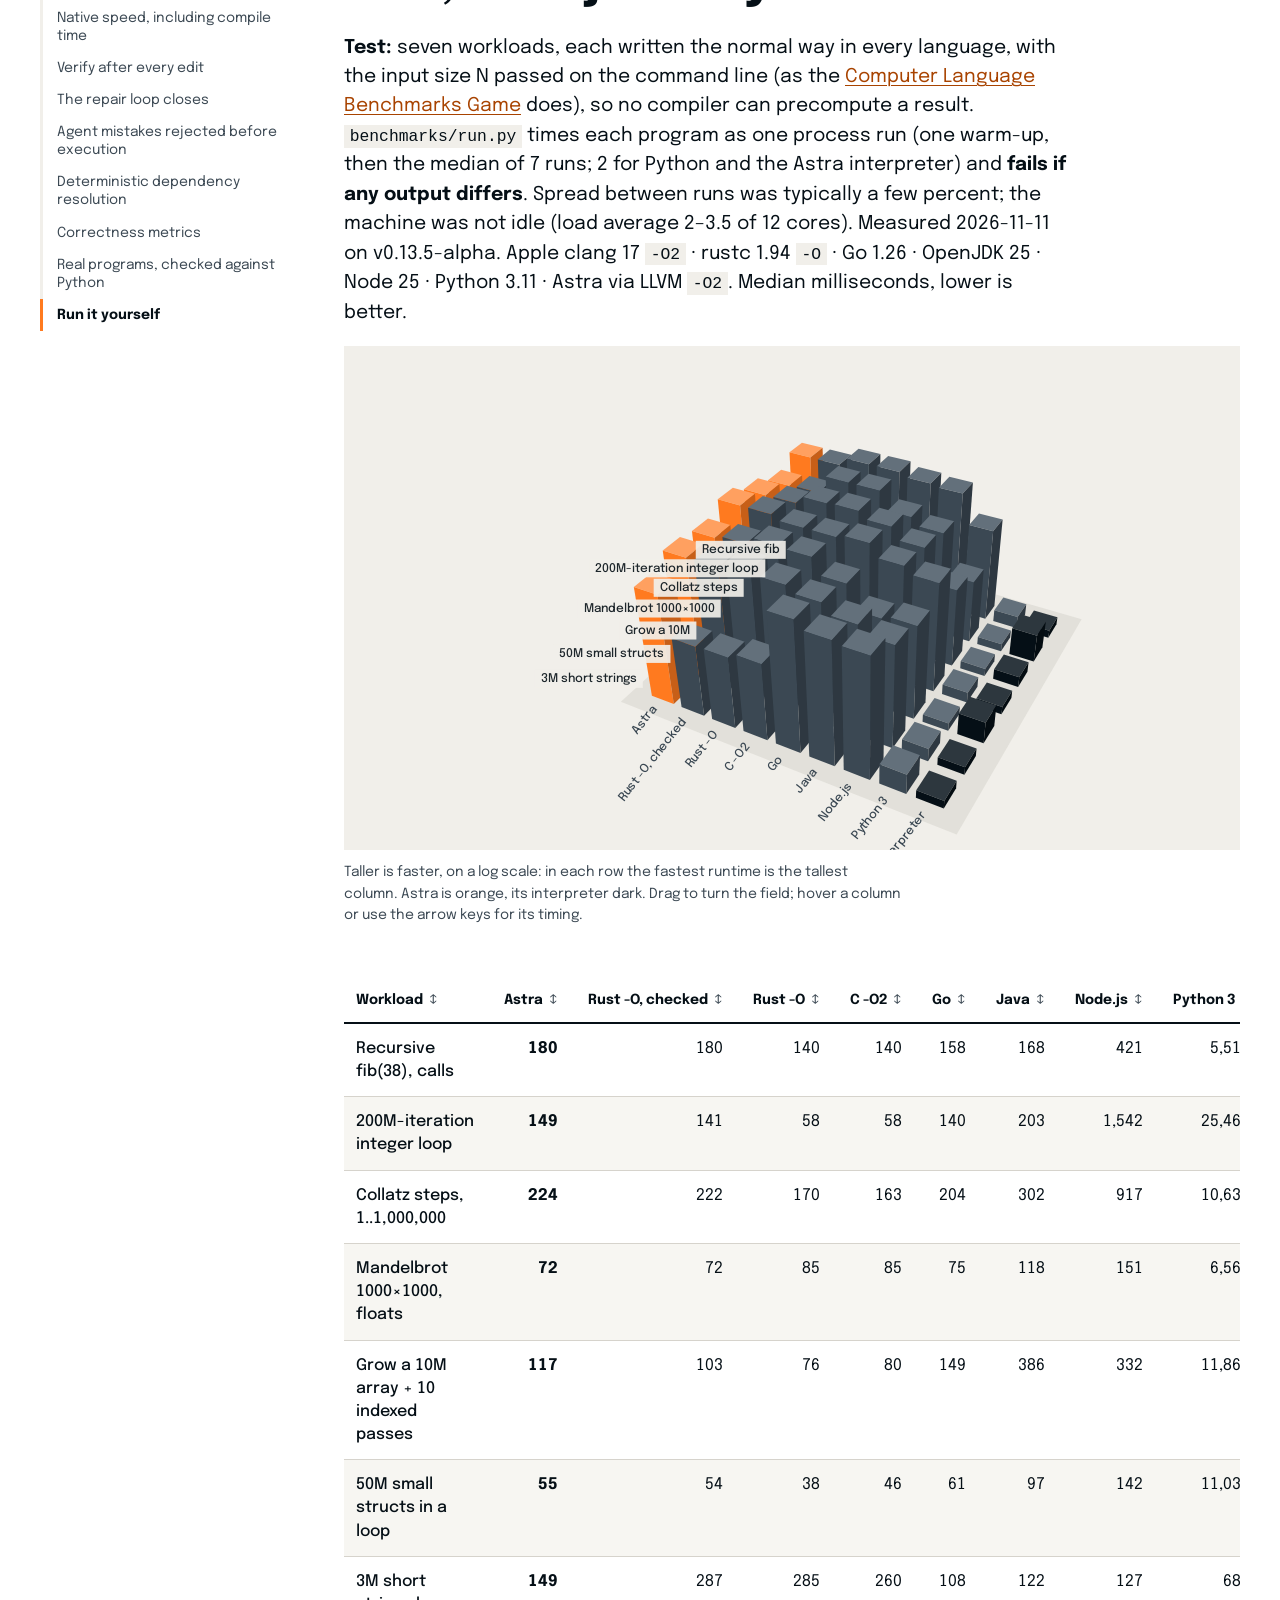
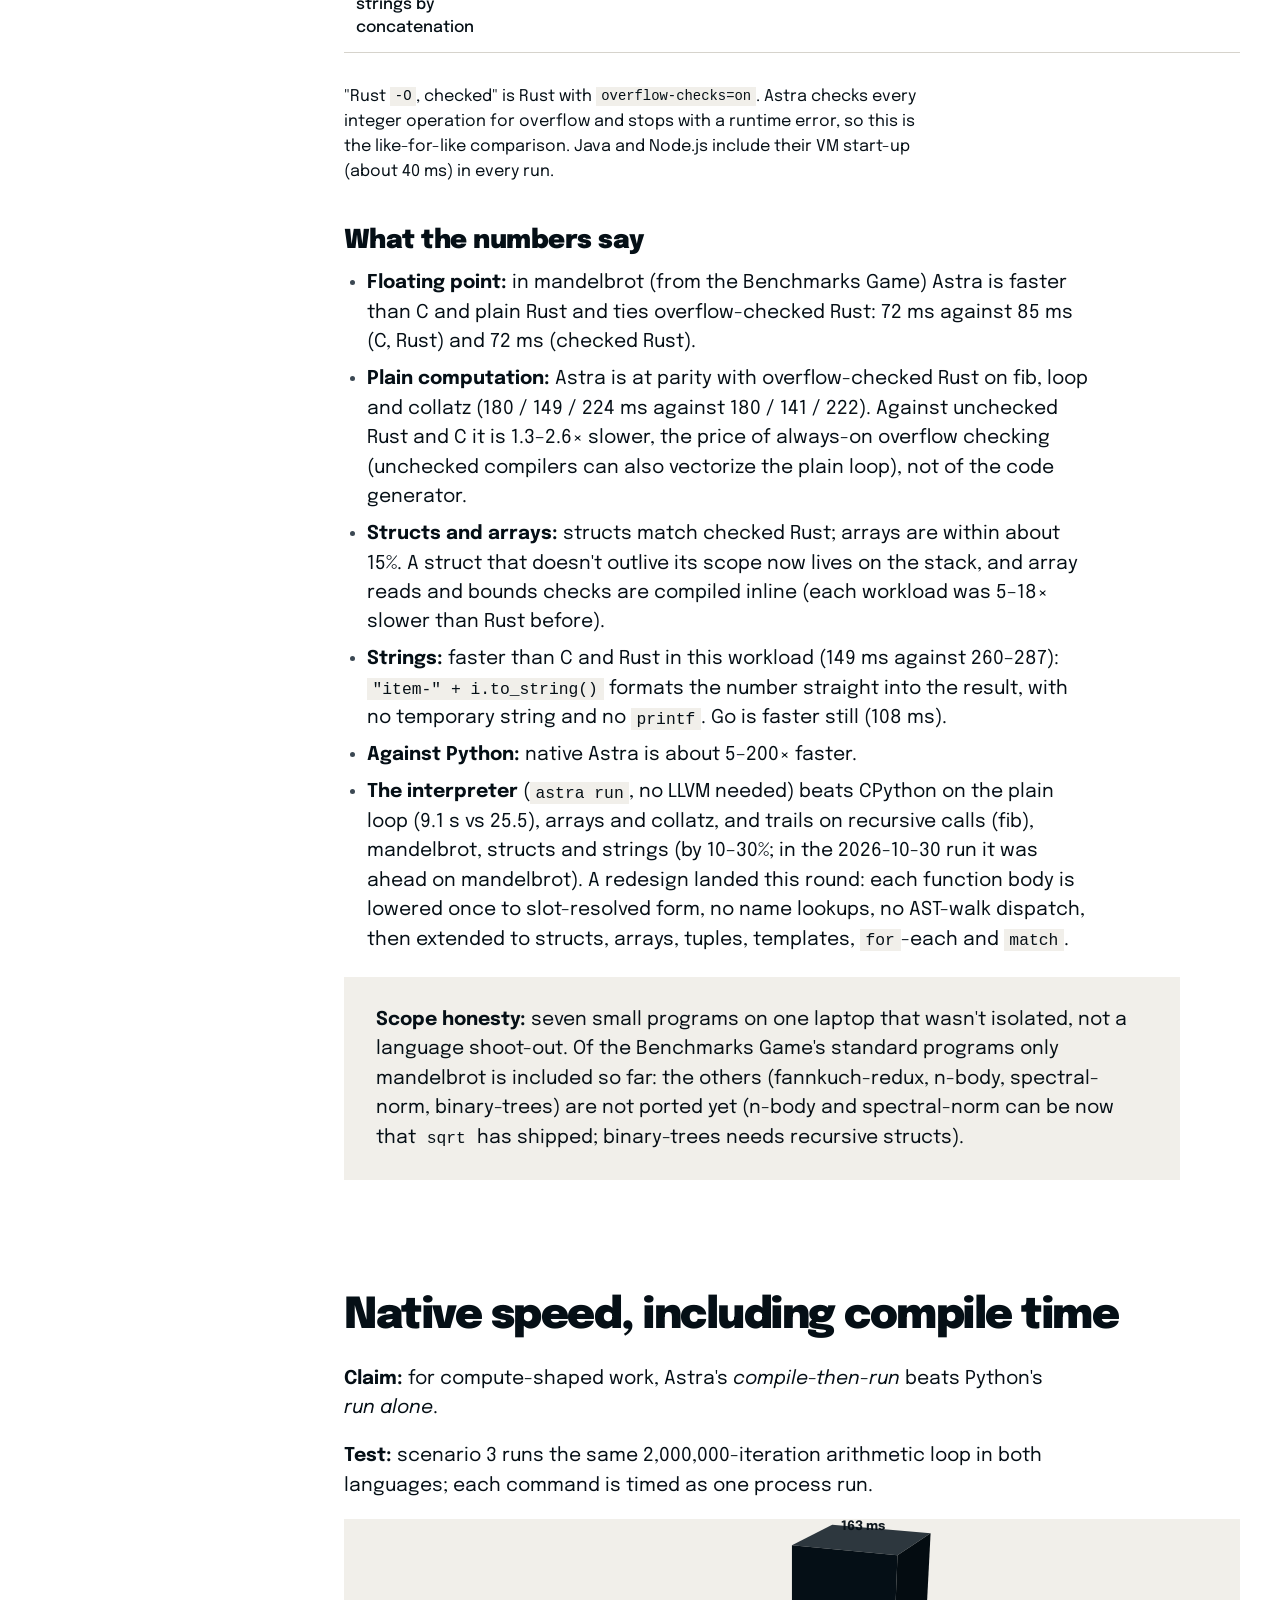
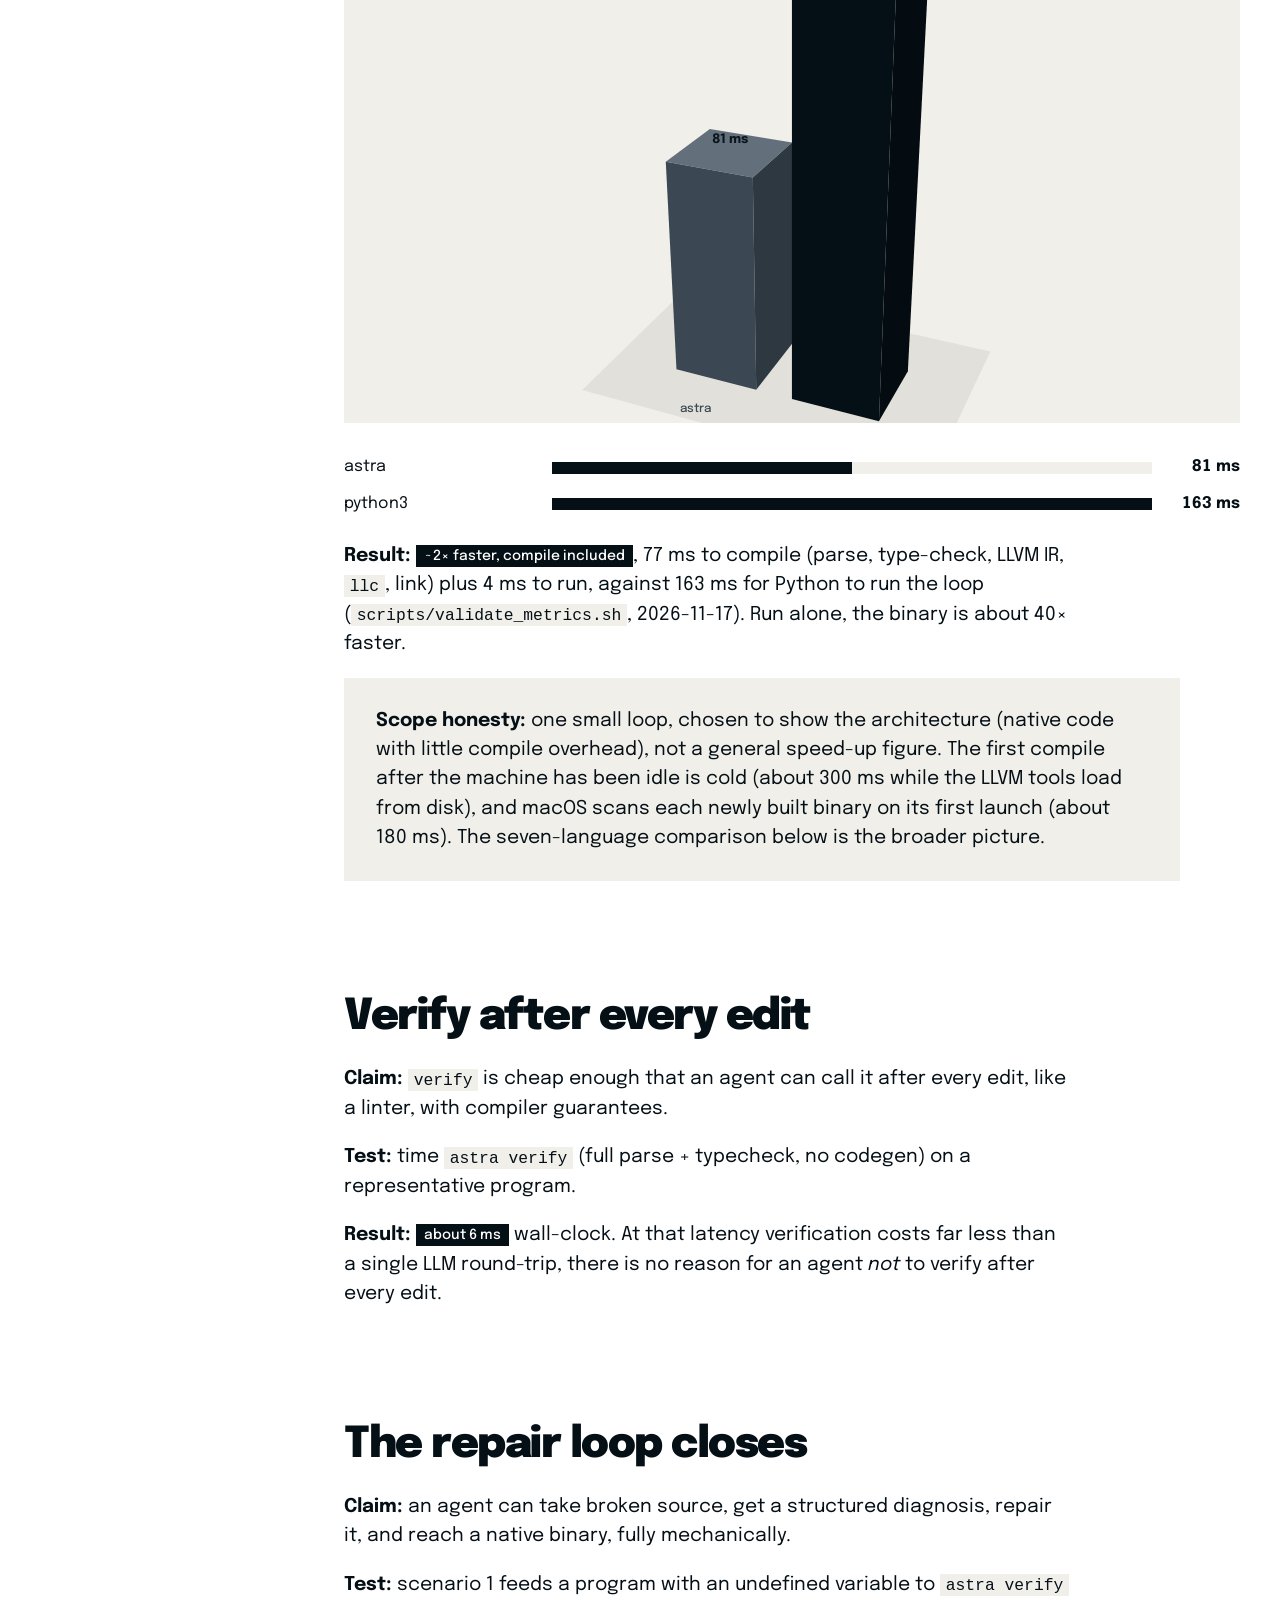
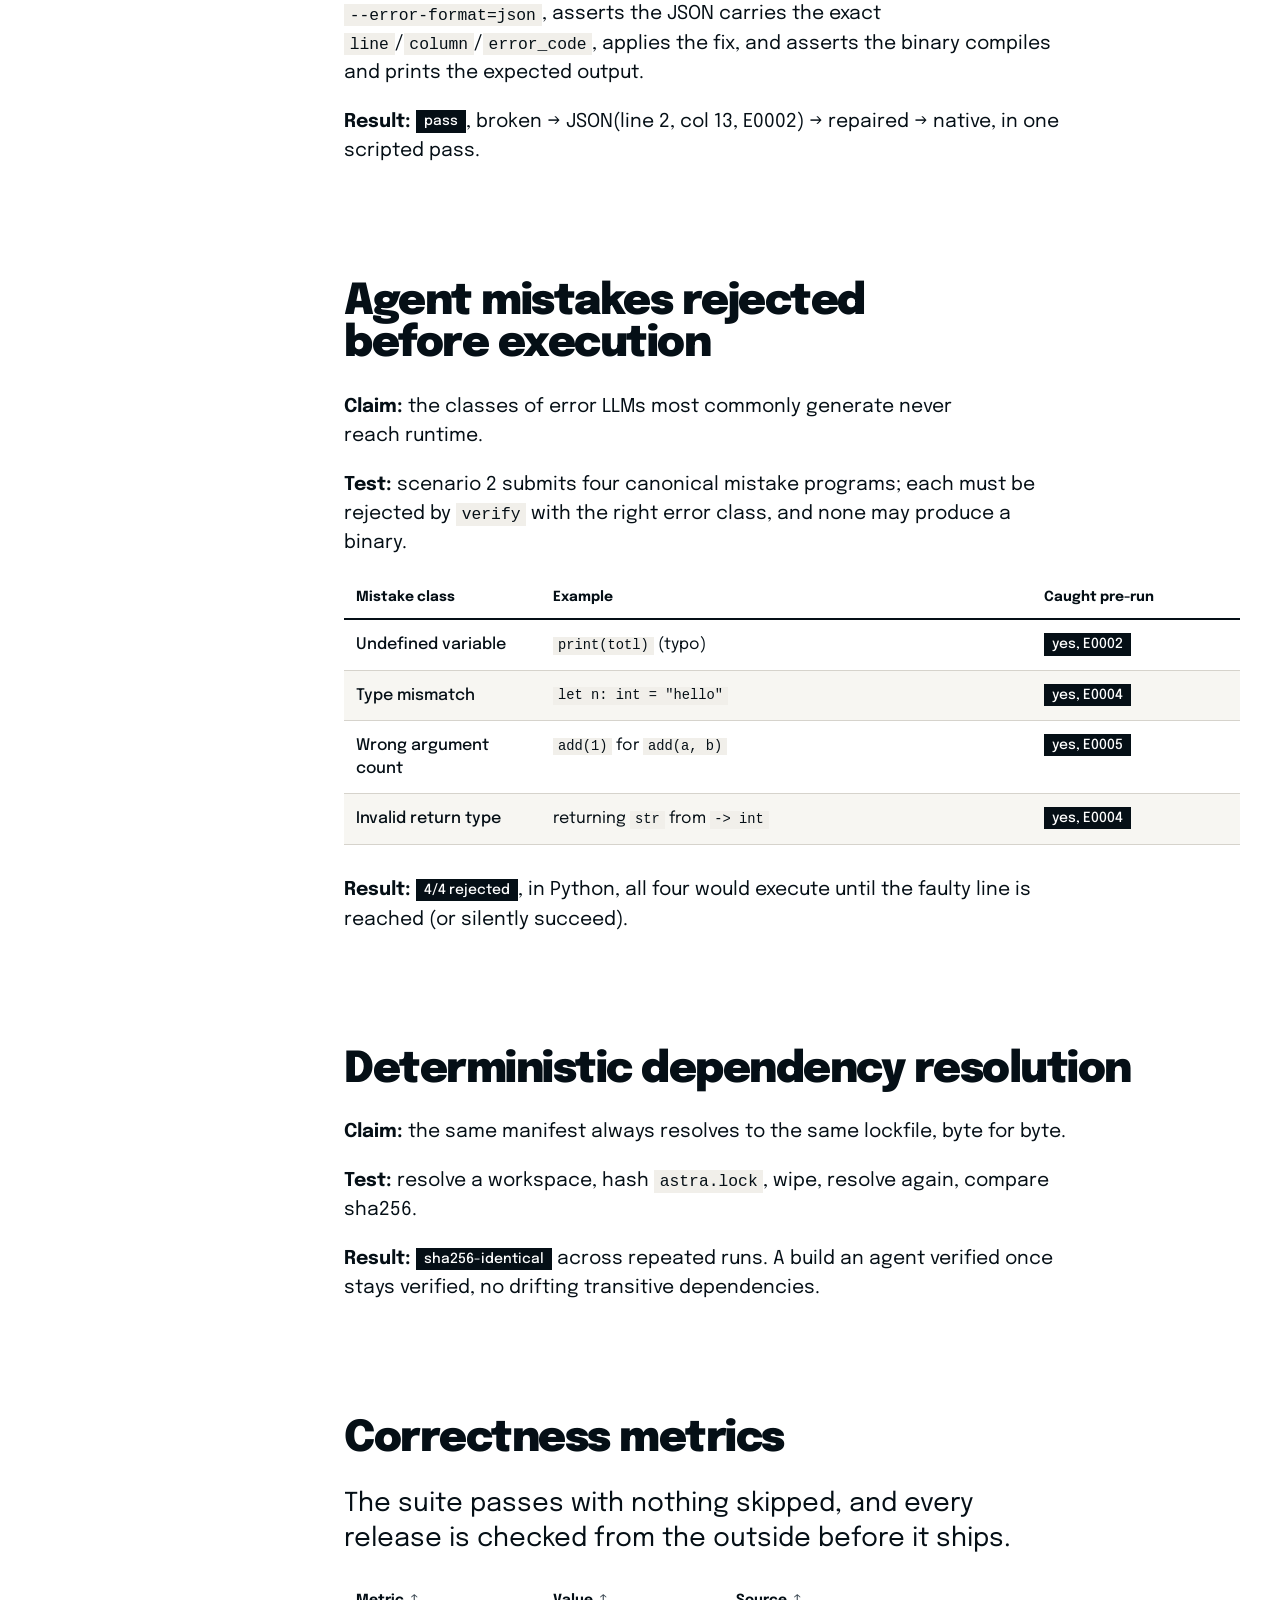
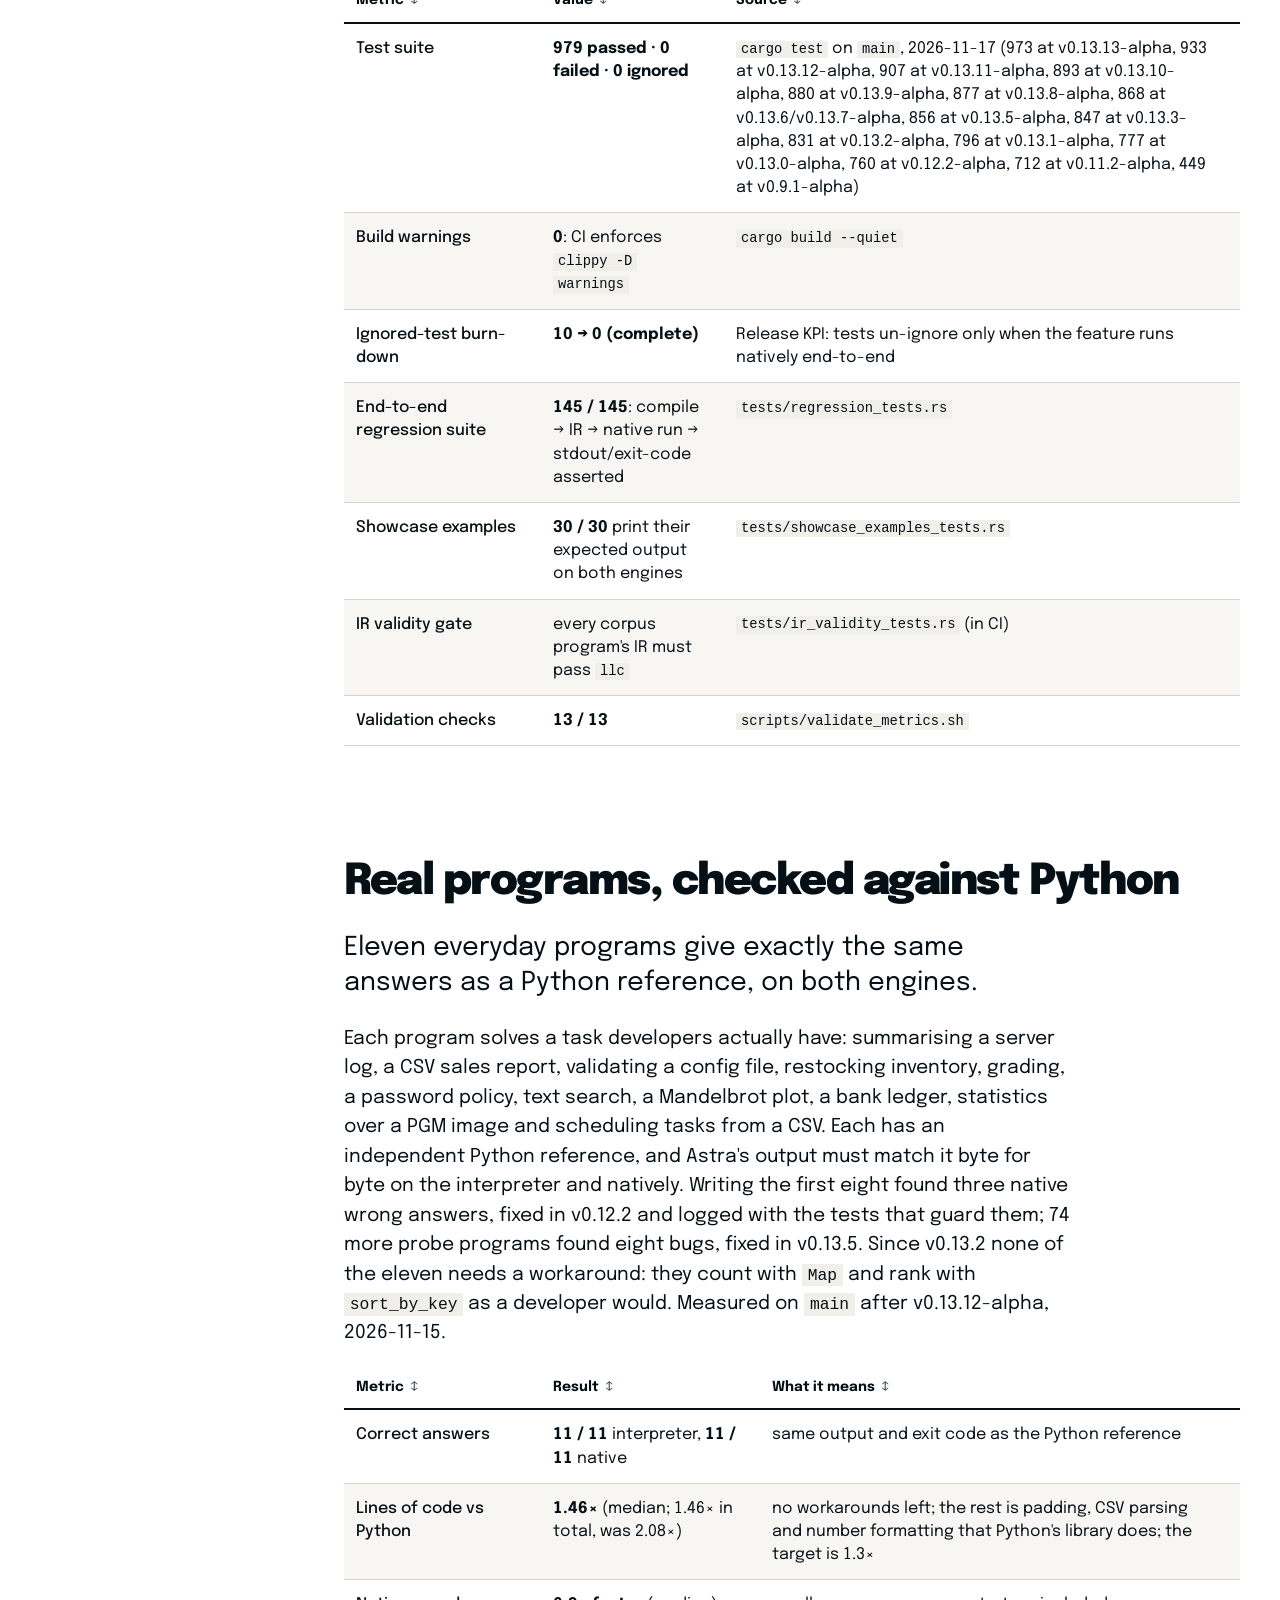
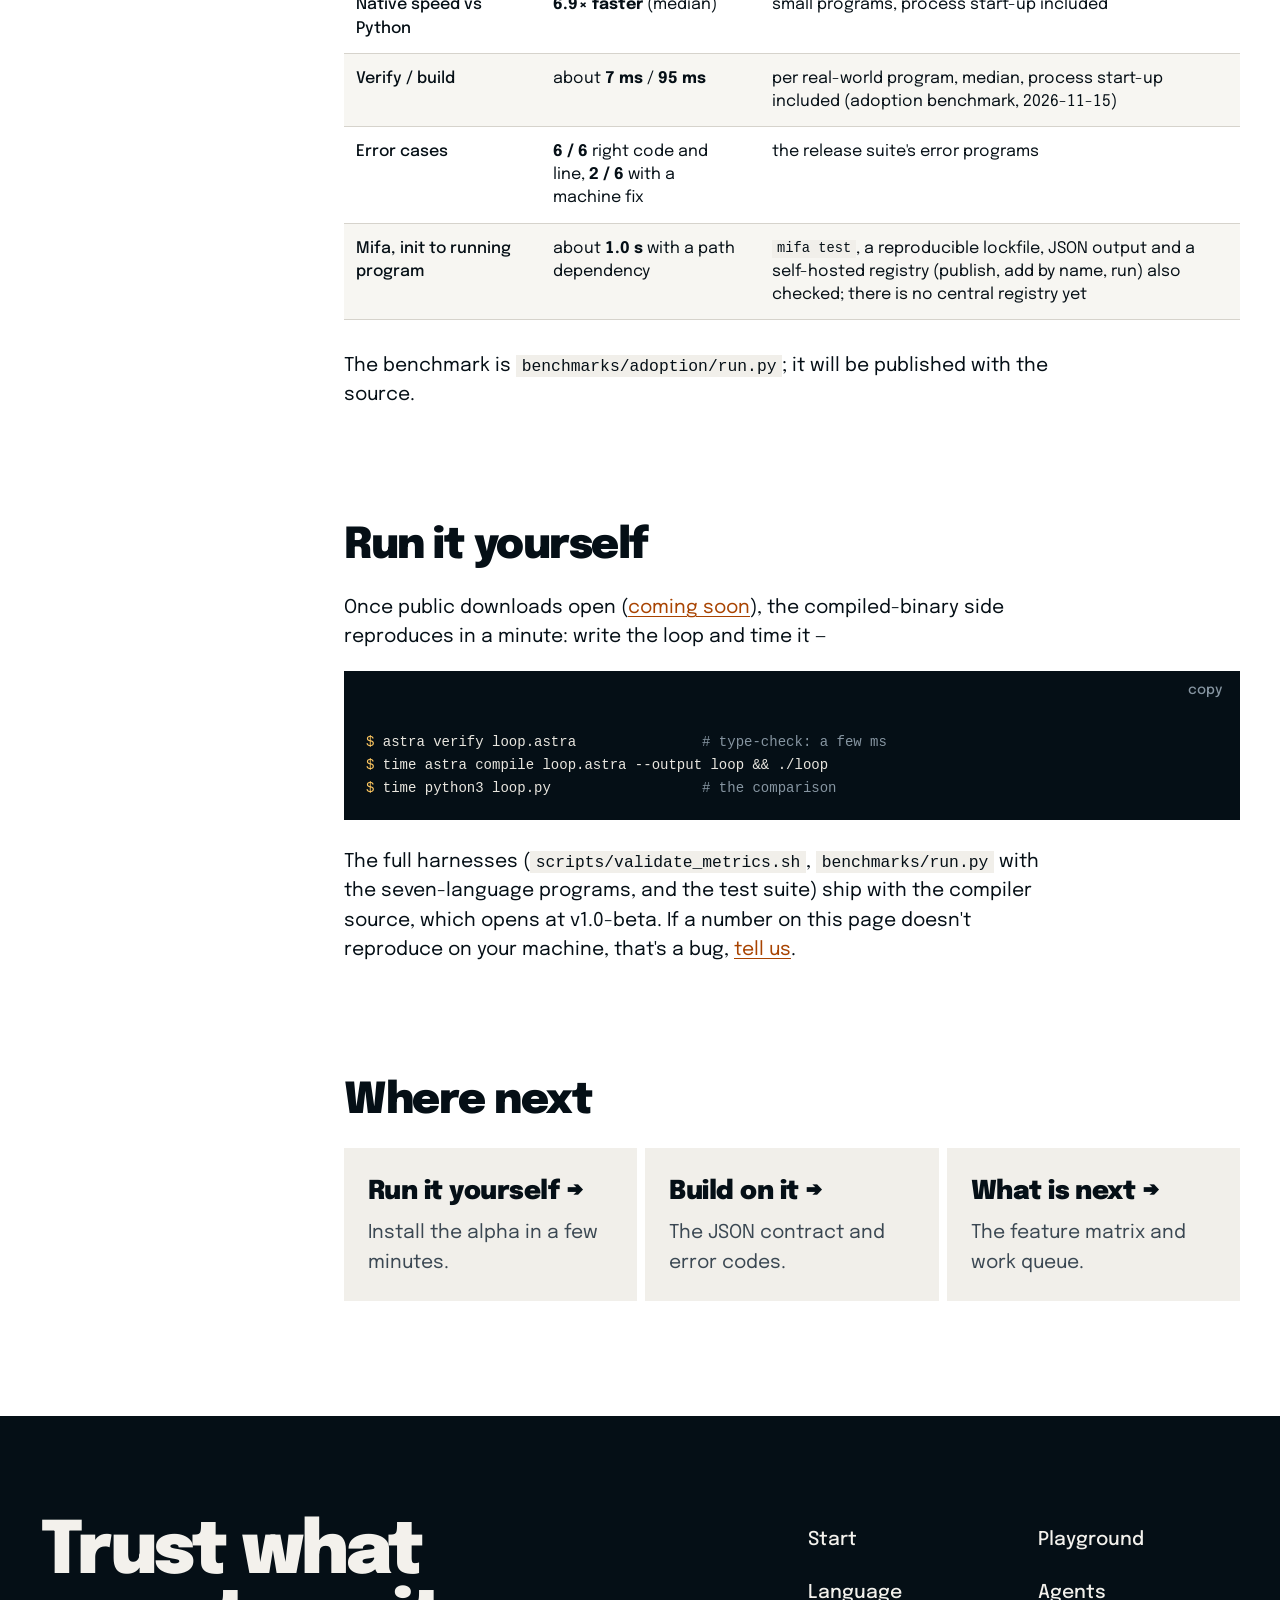
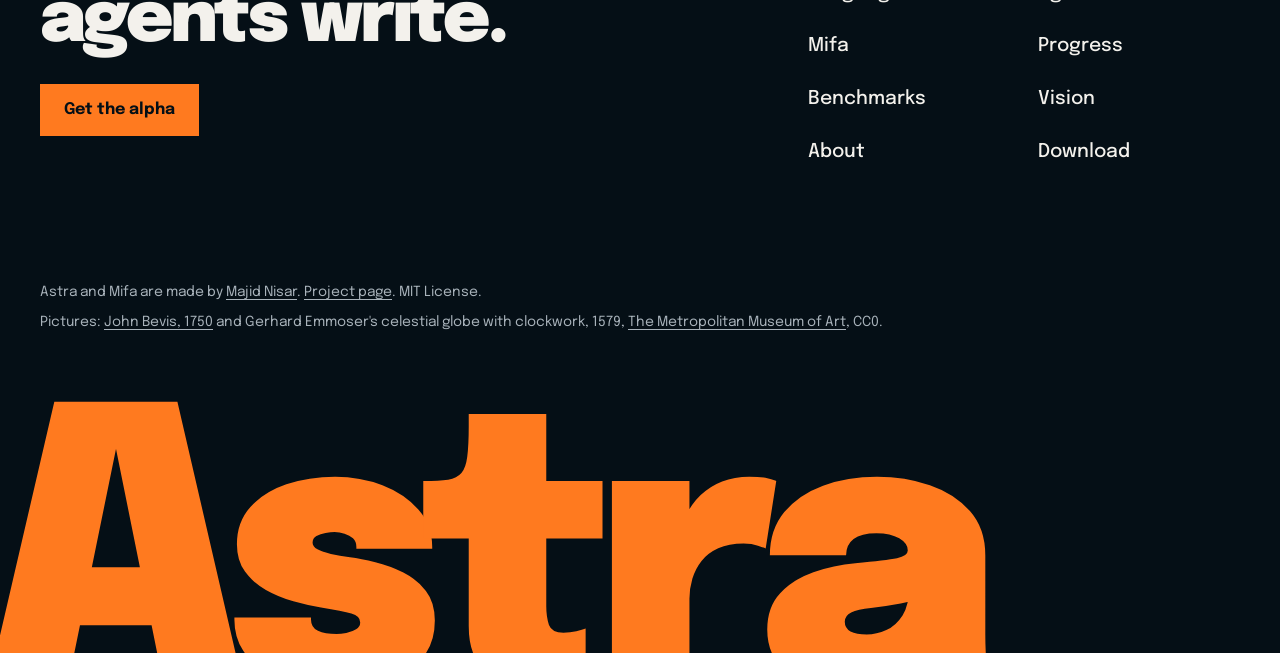
<file: benchmarks.html>
<!DOCTYPE html>
<html lang="en">
<head>
<meta charset="utf-8">
<meta name="viewport" content="width=device-width, initial-scale=1">
<script>(function(){var d=document.documentElement;d.classList.add('js');try{var t=localStorage.getItem('theme');if(t==='light'||t==='dark')d.dataset.theme=t}catch(e){}})();</script>
<title>Benchmarks: validated metrics, reproducible on your machine</title>
<meta name="description" content="Astra's internally tested and verified metrics: verify latency, compile+run vs Python, agent-mistake rejection, lockfile determinism: every number reproducible from a script in the repo.">
<link rel="canonical" href="https://astra-lang.org/benchmarks.html">
<link rel="icon" type="image/svg+xml" href="assets/favicon.svg">
<meta name="theme-color" media="(prefers-color-scheme: light)" content="#f1efea"><!-- ds-allow-hardcode: meta theme-color cannot read CSS variables -->
<meta name="theme-color" media="(prefers-color-scheme: dark)" content="#050f16"><!-- ds-allow-hardcode: meta theme-color cannot read CSS variables -->
<meta name="author" content="Majid Nisar">
<meta property="og:type" content="website">
<meta property="og:site_name" content="astra-lang.org">
<meta property="og:title" content="Benchmarks: validated metrics, reproducible on your machine">
<meta property="og:description" content="Astra's internally tested and verified metrics: verify latency, compile+run vs Python, agent-mistake rejection, lockfile determinism: every number reproducible from a script in the repo.">
<meta property="og:url" content="https://astra-lang.org/benchmarks.html">
<meta property="og:image" content="https://astra-lang.org/assets/og.png">
<meta property="og:image:width" content="1200">
<meta property="og:image:height" content="630">
<meta property="og:image:alt" content="Astra: a language built for the way code is written now. Verify, repair, compile, native.">
<meta name="twitter:card" content="summary_large_image">
<meta name="twitter:image" content="https://astra-lang.org/assets/og.png">
<meta name="twitter:title" content="Benchmarks: validated metrics, reproducible on your machine">
<meta name="twitter:description" content="Astra's internally tested and verified metrics: verify latency, compile+run vs Python, agent-mistake rejection, lockfile determinism: every number reproducible from a script in the repo.">
<link rel="preconnect" href="https://fonts.googleapis.com">
<link rel="preconnect" href="https://fonts.gstatic.com" crossorigin>
<link href="https://fonts.googleapis.com/css2?family=Epilogue:wght@400;500;700;900&amp;display=swap" rel="stylesheet">
<link rel="stylesheet" href="assets/style.css">
<script src="assets/site.js" defer></script>
<script src="assets/viz.js" defer></script>
</head>
<body>
<a class="skip" href="#main">Skip to content</a>

<header class="site">
  <div class="wrap">
    <a class="brand" href="index.html" aria-label="Astra, home">Astra<span class="tld">lang</span></a>
    <nav class="main" aria-label="Main">
      <a href="start.html">Start</a>
      <a href="playground.html">Playground</a>
      <a href="language.html">Language</a>
      <a href="agents.html">Agents</a>
      <a href="mifa.html">Mifa</a>
      <a href="progress.html">Progress</a>
      <a href="benchmarks.html" aria-current="page">Benchmarks</a>
      <a href="vision.html">Vision</a>
      <a href="about.html">About</a>
      <a class="nav-cta" href="download.html">Download</a>
    </nav>
  </div>
</header>

<main id="main">
  <section class="page-head">
    <img class="head-plate" src="assets/celestial-globe-1579.webp" width="647" height="957" alt="A gilded and silver celestial globe from 1579, driven by clockwork and carried on a winged horse." decoding="async">
    <div class="wrap">
      <h1>Every number, reproducible.</h1>
      <p class="lede">
        Every number on this page comes from a script you can run. No synthetic marketing charts. Two harnesses ship with the compiler:
        <code>scripts/validate_metrics.sh</code> exercises the five
        differentiators end-to-end (13 checks, all pass), and
        <code>benchmarks/run.py</code> compares seven languages and fails if
        any program's output differs. Measured 2026-11-11 on an Apple M2 Max,
        macOS 26.1 (Python 3.11), with v0.13.5-alpha.
      </p>
<pre><code><span class="p">$</span> ./scripts/validate_metrics.sh
...
Checks passed: 13   failed: 0
<span class="p">$</span> python3 benchmarks/run.py
...
RESULT: all outputs verified.</code></pre>
      <div class="callout">
        <p><strong>Correction (2026-10-29).</strong> Earlier versions of this
        page showed C, Rust, Go and Astra all at about 100&nbsp;ms and
        described Astra as "C/Rust/Go-class". That table was wrong: the
        harness started a new Python process to read the clock, so every
        measurement included tens of milliseconds of Python start-up. The
        harness has been rebuilt and every number below re-measured; where
        Astra is slower than Rust, the table now shows it.</p>
      </div>
      <dl class="glance"><div><dt>~5 ms</dt><dd>to verify a program (<code>validate_metrics.sh</code>, 2026-11-17), so an agent can check after every edit</dd></div><div><dt>2×</dt><dd>faster than Python's run alone, compile time included</dd></div><div><dt><!-- status:main-tests -->979<!-- /status:main-tests --> / 0</dt><dd>tests passed / failed on <code>main</code>, 2026-11-17</dd></div></dl>
    </div>
  </section>
<div class="doc">
  <nav class="toc" aria-label="On this page">
    <h2>On this page</h2>
    <ol>
      <li><a href="#astra-against-c-rust-go-java-node-js-and-python">Astra against C, Rust, Go, Java, Node.js and Python</a></li>
      <li><a href="#native-speed-including-compile-time">Native speed, including compile time</a></li>
      <li><a href="#verification-is-fast-enough-for-every-loop-itera">Verify after every edit</a></li>
      <li><a href="#the-repair-loop-closes">The repair loop closes</a></li>
      <li><a href="#agent-mistakes-rejected-before-execution">Agent mistakes rejected before execution</a></li>
      <li><a href="#deterministic-dependency-resolution">Deterministic dependency resolution</a></li>
      <li><a href="#correctness-metrics">Correctness metrics</a></li>
      <li><a href="#real-programs">Real programs, checked against Python</a></li>
      <li><a href="#run-it-yourself">Run it yourself</a></li>
    </ol>
  </nav>
  <div class="doc-body">

  <section>
    <div class="wrap">
      <h2 id="astra-against-c-rust-go-java-node-js-and-python">Astra against C, Rust, Go, Java, Node.js and Python</h2>
      <p><strong>Test:</strong> seven workloads, each written the normal way
      in every language, with the input size N passed on the command line
      (as the <a href="https://benchmarksgame-team.pages.debian.net/benchmarksgame/how-programs-are-measured.html">Computer Language Benchmarks Game</a>
      does), so no compiler can precompute a result. <code>benchmarks/run.py</code>
      times each program as one process run (one warm-up, then the median of
      7 runs; 2 for Python and the Astra interpreter) and <strong>fails if
      any output differs</strong>. Spread between runs was typically a few
      percent; the machine was not idle (load average 2–3.5 of 12 cores). Measured 2026-11-11 on v0.13.5-alpha. Apple clang 17 <code>-O2</code> · rustc 1.94
      <code>-O</code> · Go 1.26 · OpenJDK 25 · Node 25 · Python 3.11 · Astra
      via LLVM <code>-O2</code>. Median milliseconds, lower is better.</p>
      <figure class="viz" data-viz="grid" data-source="#bench-table" hidden>
        <div class="viz-frame"><canvas tabindex="0" role="img" aria-label="A 3D field of benchmark results: each column is a runtime, each row a workload; taller is faster. The timings are in the table below."></canvas></div>
        <figcaption>Taller is faster, on a log scale: in each row the fastest runtime is the tallest column. Astra is orange, its interpreter dark. Drag to turn the field; hover a column or use the arrow keys for its timing.</figcaption>
      </figure>
      <div class="table-wrap scroll numeric" role="region" tabindex="0" aria-label="Benchmark results in milliseconds (scrolls sideways)"><table id="bench-table">
        <thead><tr><th>Workload</th><th>Astra</th><th>Rust&nbsp;-O, checked</th><th>Rust&nbsp;-O</th><th>C&nbsp;-O2</th><th>Go</th><th>Java</th><th>Node.js</th><th>Python 3</th><th>Astra interpreter</th></tr></thead>
        <tbody>
          <tr><td data-label="Workload">Recursive fib(38), calls</td><td data-label="Astra"><strong>180</strong></td><td data-label="Rust -O, checked">180</td><td data-label="Rust -O">140</td><td data-label="C -O2">140</td><td data-label="Go">158</td><td data-label="Java">168</td><td data-label="Node.js">421</td><td data-label="Python 3">5,512</td><td data-label="Astra interpreter">6,354</td></tr>
          <tr><td data-label="Workload">200M-iteration integer loop</td><td data-label="Astra"><strong>149</strong></td><td data-label="Rust -O, checked">141</td><td data-label="Rust -O">58</td><td data-label="C -O2">58</td><td data-label="Go">140</td><td data-label="Java">203</td><td data-label="Node.js">1,542</td><td data-label="Python 3">25,464</td><td data-label="Astra interpreter">9,144</td></tr>
          <tr><td data-label="Workload">Collatz steps, 1..1,000,000</td><td data-label="Astra"><strong>224</strong></td><td data-label="Rust -O, checked">222</td><td data-label="Rust -O">170</td><td data-label="C -O2">163</td><td data-label="Go">204</td><td data-label="Java">302</td><td data-label="Node.js">917</td><td data-label="Python 3">10,638</td><td data-label="Astra interpreter">9,687</td></tr>
          <tr><td data-label="Workload">Mandelbrot 1000×1000, floats</td><td data-label="Astra"><strong>72</strong></td><td data-label="Rust -O, checked">72</td><td data-label="Rust -O">85</td><td data-label="C -O2">85</td><td data-label="Go">75</td><td data-label="Java">118</td><td data-label="Node.js">151</td><td data-label="Python 3">6,561</td><td data-label="Astra interpreter">7,260</td></tr>
          <tr><td data-label="Workload">Grow a 10M array + 10 indexed passes</td><td data-label="Astra"><strong>117</strong></td><td data-label="Rust -O, checked">103</td><td data-label="Rust -O">76</td><td data-label="C -O2">80</td><td data-label="Go">149</td><td data-label="Java">386</td><td data-label="Node.js">332</td><td data-label="Python 3">11,862</td><td data-label="Astra interpreter">6,656</td></tr>
          <tr><td data-label="Workload">50M small structs in a loop</td><td data-label="Astra"><strong>55</strong></td><td data-label="Rust -O, checked">54</td><td data-label="Rust -O">38</td><td data-label="C -O2">46</td><td data-label="Go">61</td><td data-label="Java">97</td><td data-label="Node.js">142</td><td data-label="Python 3">11,039</td><td data-label="Astra interpreter">14,200</td></tr>
          <tr><td data-label="Workload">3M short strings by concatenation</td><td data-label="Astra"><strong>149</strong></td><td data-label="Rust -O, checked">287</td><td data-label="Rust -O">285</td><td data-label="C -O2">260</td><td data-label="Go">108</td><td data-label="Java">122</td><td data-label="Node.js">127</td><td data-label="Python 3">684</td><td data-label="Astra interpreter">842</td></tr>
        </tbody>
      </table></div>
      <p style="font-size:.85em">"Rust <code>-O</code>, checked" is Rust with
      <code>overflow-checks=on</code>. Astra checks every integer operation
      for overflow and stops with a runtime error, so this is the
      like-for-like comparison. Java and Node.js include their VM start-up
      (about 40&nbsp;ms) in every run.</p>

      <h3>What the numbers say</h3>
      <ul>
        <li><strong>Floating point:</strong> in mandelbrot (from the
        Benchmarks Game) Astra is faster than C and plain Rust and ties
        overflow-checked Rust: 72&nbsp;ms against 85&nbsp;ms (C, Rust) and
        72&nbsp;ms (checked Rust).</li>
        <li><strong>Plain computation:</strong> Astra is at parity with
        overflow-checked Rust on fib, loop and collatz (180 / 149 /
        224&nbsp;ms against 180 / 141 / 222). Against unchecked Rust and C it
        is 1.3–2.6× slower, the price of always-on overflow checking
        (unchecked compilers can also vectorize the plain loop), not of the
        code generator.</li>
        <li><strong>Structs and arrays:</strong> structs match checked Rust;
        arrays are within about 15%. A struct that doesn't outlive its scope
        now lives on the stack, and array reads and bounds checks are compiled
        inline (each workload was 5–18× slower than Rust before).</li>
        <li><strong>Strings:</strong> faster than C and Rust in this workload
        (149&nbsp;ms against 260–287): <code>"item-" + i.to_string()</code>
        formats the number straight into the result, with no temporary string
        and no <code>printf</code>. Go is faster still (108&nbsp;ms).</li>
        <li><strong>Against Python:</strong> native Astra is about 5–200× faster.</li>
        <li><strong>The interpreter</strong> (<code>astra run</code>, no LLVM
        needed) beats CPython on the plain loop (9.1&nbsp;s vs 25.5), arrays
        and collatz, and trails on recursive calls (fib), mandelbrot, structs
        and strings (by 10–30%; in the 2026-10-30 run it was ahead on
        mandelbrot). A redesign landed this
        round: each function body is lowered once to slot-resolved form, no
        name lookups, no AST-walk dispatch, then extended to structs, arrays,
        tuples, templates, <code>for</code>-each and <code>match</code>.</li>
      </ul>
      <div class="callout">
        <p><strong>Scope honesty:</strong> seven small programs on one laptop
        that wasn't isolated, not a language shoot-out. Of the Benchmarks
        Game's standard programs only mandelbrot is included so far: the
        others (fannkuch-redux, n-body, spectral-norm, binary-trees) are not
        ported yet (n-body and spectral-norm can be now that <code>sqrt</code>
        has shipped; binary-trees needs recursive structs).</p>
      </div>
    </div>
  </section>

  <section>
    <div class="wrap">
      <h2 id="native-speed-including-compile-time">Native speed, including compile time</h2>
      <p><strong>Claim:</strong> for compute-shaped work, Astra's
      <em>compile-then-run</em> beats Python's <em>run alone</em>.</p>
      <p><strong>Test:</strong> scenario 3 runs the same 2,000,000-iteration
      arithmetic loop in both languages; each command is timed as one
      process run.</p>

      <figure class="viz" data-viz="bars" data-source="#speed-bars" hidden>
        <div class="viz-frame"><canvas tabindex="0" role="img" aria-label="Two 3D columns: Astra compile plus run against Python's run alone. The numbers are in the bars below."></canvas></div>
      </figure>
      <div id="speed-bars" class="bar-list"><div class="bar-row"><span>astra</span><div class="bar"><span style="width:50%"></span></div><span class="pct">81 ms</span></div>
      <div class="bar-row"><span>python3</span><div class="bar"><span style="width:100%"></span></div><span class="pct">163 ms</span></div></div>

      <p><strong>Result:</strong> <span class="badge done">~2× faster, compile included</span>, 77&nbsp;ms to compile (parse, type-check, LLVM IR, <code>llc</code>,
      link) plus 4&nbsp;ms to run, against 163&nbsp;ms for Python to run the
      loop (<code>scripts/validate_metrics.sh</code>, 2026-11-17). Run alone, the
      binary is about 40× faster.</p>
      <div class="callout">
        <p><strong>Scope honesty:</strong> one small loop, chosen to show the
        architecture (native code with little compile overhead), not a
        general speed-up figure. The first compile after the machine has
        been idle is cold (about 300&nbsp;ms while the LLVM tools load from
        disk), and macOS scans each newly built binary on its first launch
        (about 180&nbsp;ms). The seven-language comparison below is the
        broader picture.</p>
      </div>
    </div>
  </section>

  <section>
    <div class="wrap">
      <h2 id="verification-is-fast-enough-for-every-loop-itera">Verify after every edit</h2>
      <p><strong>Claim:</strong> <code>verify</code> is cheap enough that an
      agent can call it after every edit, like a linter, with compiler
      guarantees.</p>
      <p><strong>Test:</strong> time <code>astra verify</code> (full parse +
      typecheck, no codegen) on a representative program.</p>
      <p><strong>Result:</strong> <span class="badge done">about 6 ms</span>
      wall-clock. At that latency verification costs far less than a single
      LLM round-trip, there is no reason for an agent <em>not</em> to
      verify after every edit.</p>
    </div>
  </section>

  <section>
    <div class="wrap">
      <h2 id="the-repair-loop-closes">The repair loop closes</h2>
      <p><strong>Claim:</strong> an agent can take broken source, get a
      structured diagnosis, repair it, and reach a native binary, fully
      mechanically.</p>
      <p><strong>Test:</strong> scenario 1 feeds a program with an undefined
      variable to <code>astra verify --error-format=json</code>, asserts the
      JSON carries the exact <code>line</code>/<code>column</code>/<code>error_code</code>,
      applies the fix, and asserts the binary compiles and prints the
      expected output.</p>
      <p><strong>Result:</strong> <span class="badge done">pass</span>, broken → JSON(line 2, col 13, E0002) → repaired → native, in one
      scripted pass.</p>
    </div>
  </section>

  <section>
    <div class="wrap">
      <h2 id="agent-mistakes-rejected-before-execution">Agent mistakes rejected before execution</h2>
      <p><strong>Claim:</strong> the classes of error LLMs most commonly
      generate never reach runtime.</p>
      <p><strong>Test:</strong> scenario 2 submits four canonical mistake
      programs; each must be rejected by <code>verify</code> with the right
      error class, and none may produce a binary.</p>
      <div class="table-wrap stack"><table>
        <thead><tr><th>Mistake class</th><th>Example</th><th>Caught pre-run</th></tr></thead>
        <tbody>
          <tr><td data-label="Mistake class">Undefined variable</td><td data-label="Example"><code>print(totl)</code> (typo)</td><td class="badge-cell" data-label="Caught pre-run"><span class="badge done">yes, E0002</span></td></tr>
          <tr><td data-label="Mistake class">Type mismatch</td><td data-label="Example"><code>let n: int = "hello"</code></td><td class="badge-cell" data-label="Caught pre-run"><span class="badge done">yes, E0004</span></td></tr>
          <tr><td data-label="Mistake class">Wrong argument count</td><td data-label="Example"><code>add(1)</code> for <code>add(a, b)</code></td><td class="badge-cell" data-label="Caught pre-run"><span class="badge done">yes, E0005</span></td></tr>
          <tr><td data-label="Mistake class">Invalid return type</td><td data-label="Example">returning <code>str</code> from <code>-> int</code></td><td class="badge-cell" data-label="Caught pre-run"><span class="badge done">yes, E0004</span></td></tr>
        </tbody>
      </table></div>
      <p><strong>Result:</strong> <span class="badge done">4/4 rejected</span>, in Python, all four would execute until the faulty line is reached
      (or silently succeed).</p>
    </div>
  </section>

  <section>
    <div class="wrap">
      <h2 id="deterministic-dependency-resolution">Deterministic dependency resolution</h2>
      <p><strong>Claim:</strong> the same manifest always resolves to the
      same lockfile, byte for byte.</p>
      <p><strong>Test:</strong> resolve a workspace, hash
      <code>astra.lock</code>, wipe, resolve again, compare sha256.</p>
      <p><strong>Result:</strong> <span class="badge done">sha256-identical</span>
      across repeated runs. A build an agent verified once stays verified, no drifting transitive dependencies.</p>
    </div>
  </section>

  <section>
    <div class="wrap">
      <h2 id="correctness-metrics">Correctness metrics</h2>
      <p class="lead-in">The suite passes with nothing skipped, and every release is checked from the outside before it ships.</p>
      <div class="table-wrap stack"><table>
        <thead><tr><th>Metric</th><th>Value</th><th>Source</th></tr></thead>
        <tbody>
          <tr><td data-label="Metric">Test suite</td><td data-label="Value"><strong>979 passed · 0 failed · 0 ignored</strong></td><td data-label="Source"><code>cargo test</code> on <code>main</code>, 2026-11-17 (973 at v0.13.13-alpha, 933 at v0.13.12-alpha, 907 at v0.13.11-alpha, 893 at v0.13.10-alpha, 880 at v0.13.9-alpha, 877 at v0.13.8-alpha, 868 at v0.13.6/v0.13.7-alpha, 856 at v0.13.5-alpha, 847 at v0.13.3-alpha, 831 at v0.13.2-alpha, 796 at v0.13.1-alpha, 777 at v0.13.0-alpha, 760 at v0.12.2-alpha, 712 at v0.11.2-alpha, 449 at v0.9.1-alpha)</td></tr>
          <tr><td data-label="Metric">Build warnings</td><td data-label="Value"><strong>0</strong>: CI enforces <code>clippy -D warnings</code></td><td data-label="Source"><code>cargo build --quiet</code></td></tr>
          <tr><td data-label="Metric">Ignored-test burn-down</td><td data-label="Value"><strong>10 → 0 (complete)</strong></td><td data-label="Source">Release KPI: tests un-ignore only when the feature runs natively end-to-end</td></tr>
          <tr><td data-label="Metric">End-to-end regression suite</td><td data-label="Value"><strong>145 / 145</strong>: compile → IR → native run → stdout/exit-code asserted</td><td data-label="Source"><code>tests/regression_tests.rs</code></td></tr>
          <tr><td data-label="Metric">Showcase examples</td><td data-label="Value"><strong>30 / 30</strong> print their expected output on both engines</td><td data-label="Source"><code>tests/showcase_examples_tests.rs</code></td></tr>
          <tr><td data-label="Metric">IR validity gate</td><td data-label="Value">every corpus program's IR must pass <code>llc</code></td><td data-label="Source"><code>tests/ir_validity_tests.rs</code> (in CI)</td></tr>
          <tr><td data-label="Metric">Validation checks</td><td data-label="Value"><strong>13 / 13</strong></td><td data-label="Source"><code>scripts/validate_metrics.sh</code></td></tr>
        </tbody>
      </table></div>
    </div>
  </section>

  <section>
    <div class="wrap">
      <h2 id="real-programs">Real programs, checked against Python</h2>
      <p class="lead-in">Eleven everyday programs give exactly the same answers as a Python reference, on both engines.</p>
      <p>Each program solves a task developers actually have: summarising a
      server log, a CSV sales report, validating a config file, restocking
      inventory, grading, a password policy, text search, a Mandelbrot
      plot, a bank ledger, statistics over a PGM image and scheduling tasks
      from a CSV. Each has an independent Python reference, and Astra's output
      must match it byte for byte on the interpreter and natively. Writing
      the first eight found three native wrong answers, fixed in v0.12.2
      and logged with the tests that guard them; 74 more probe programs found
      eight bugs, fixed in v0.13.5. Since v0.13.2 none of the
      eleven needs a workaround: they count with <code>Map</code> and rank
      with <code>sort_by_key</code> as a developer would. Measured on
      <code>main</code> after v0.13.12-alpha, 2026-11-15.</p>
      <div class="table-wrap stack"><table>
        <thead><tr><th>Metric</th><th>Result</th><th>What it means</th></tr></thead>
        <tbody>
          <tr><td data-label="Metric">Correct answers</td><td data-label="Result"><strong>11 / 11</strong> interpreter, <strong>11 / 11</strong> native</td><td data-label="What it means">same output and exit code as the Python reference</td></tr>
          <tr><td data-label="Metric">Lines of code vs Python</td><td data-label="Result"><strong>1.46×</strong> (median; 1.46× in total, was 2.08×)</td><td data-label="What it means">no workarounds left; the rest is padding, CSV parsing and number formatting that Python's library does; the target is 1.3×</td></tr>
          <tr><td data-label="Metric">Native speed vs Python</td><td data-label="Result"><strong>6.9× faster</strong> (median)</td><td data-label="What it means">small programs, process start-up included</td></tr>
          <tr><td data-label="Metric">Verify / build</td><td data-label="Result">about <strong>7 ms</strong> / <strong>95 ms</strong></td><td data-label="What it means">per real-world program, median, process start-up included (adoption benchmark, 2026-11-15)</td></tr>
          <tr><td data-label="Metric">Error cases</td><td data-label="Result"><strong>6 / 6</strong> right code and line, <strong>2 / 6</strong> with a machine fix</td><td data-label="What it means">the release suite's error programs</td></tr>
          <tr><td data-label="Metric">Mifa, init to running program</td><td data-label="Result">about <strong>1.0 s</strong> with a path dependency</td><td data-label="What it means"><code>mifa test</code>, a reproducible lockfile, JSON output and a self-hosted registry (publish, add by name, run) also checked; there is no central registry yet</td></tr>
        </tbody>
      </table></div>
      <p>The benchmark is <code>benchmarks/adoption/run.py</code>; it will be
      published with the source.</p>
    </div>
  </section>

  <section>
    <div class="wrap">
      <h2 id="run-it-yourself">Run it yourself</h2>
      <p>Once public downloads open (<a href="download.html">coming
      soon</a>), the compiled-binary side reproduces in a minute: write the
      loop and time it —</p>
<pre><code><span class="p">$</span> astra verify loop.astra               <span class="c"># type-check: a few ms</span>
<span class="p">$</span> time astra compile loop.astra --output loop &amp;&amp; ./loop
<span class="p">$</span> time python3 loop.py                  <span class="c"># the comparison</span></code></pre>
      <p>The full harnesses (<code>scripts/validate_metrics.sh</code>,
      <code>benchmarks/run.py</code> with the seven-language programs, and
      the test suite) ship with the compiler source, which opens at
      v1.0-beta. If a number on this page doesn't
      reproduce on your machine, that's a bug, <a href="https://majidnisar.com">tell us</a>.</p>
    </div>
  </section>
  <nav class="next-steps" aria-label="Where next"><h2>Where next</h2><div><a href="start.html"><b>Run it yourself</b><span>Install the alpha in a few minutes.</span></a><a href="agents.html"><b>Build on it</b><span>The JSON contract and error codes.</span></a><a href="progress.html"><b>What is next</b><span>The feature matrix and work queue.</span></a></div></nav>
  </div>
</div>
</main>

<footer class="site">
  <div class="wrap">
    <div class="foot-top">
      <div>
        <p class="foot-invite">Trust what agents write.</p>
        <a class="btn primary" href="download.html">Get the alpha</a>
      </div>
      <ul class="foot-links">
        <li><a href="start.html">Start</a></li>
        <li><a href="playground.html">Playground</a></li>
        <li><a href="language.html">Language</a></li>
        <li><a href="agents.html">Agents</a></li>
        <li><a href="mifa.html">Mifa</a></li>
        <li><a href="progress.html">Progress</a></li>
        <li><a href="benchmarks.html">Benchmarks</a></li>
        <li><a href="vision.html">Vision</a></li>
        <li><a href="about.html">About</a></li>
        <li><a href="download.html">Download</a></li>
      </ul>
    </div>
    <div class="foot-legal">
      <p>Astra and Mifa are made by <a href="https://majidnisar.com">Majid Nisar</a>. <a href="https://majidnisar.com/projects/astra/">Project page</a>. MIT License.</p>
      <p class="credits">Pictures: <a href="https://commons.wikimedia.org/wiki/File:1750_star_chart_of_the_constellations_Libra,_Cancer_and_neighboring_stars_from_John_Bevis%27_Celestial_Atlas.jpg">John Bevis, 1750</a> and Gerhard Emmoser's celestial globe with clockwork, 1579, <a href="https://www.metmuseum.org/art/collection/search/193606">The Metropolitan Museum of Art</a>, CC0.</p>
    </div>
  </div>
  <span class="foot-name" aria-hidden="true">Astra</span>
</footer>

</body>
</html>
</file>
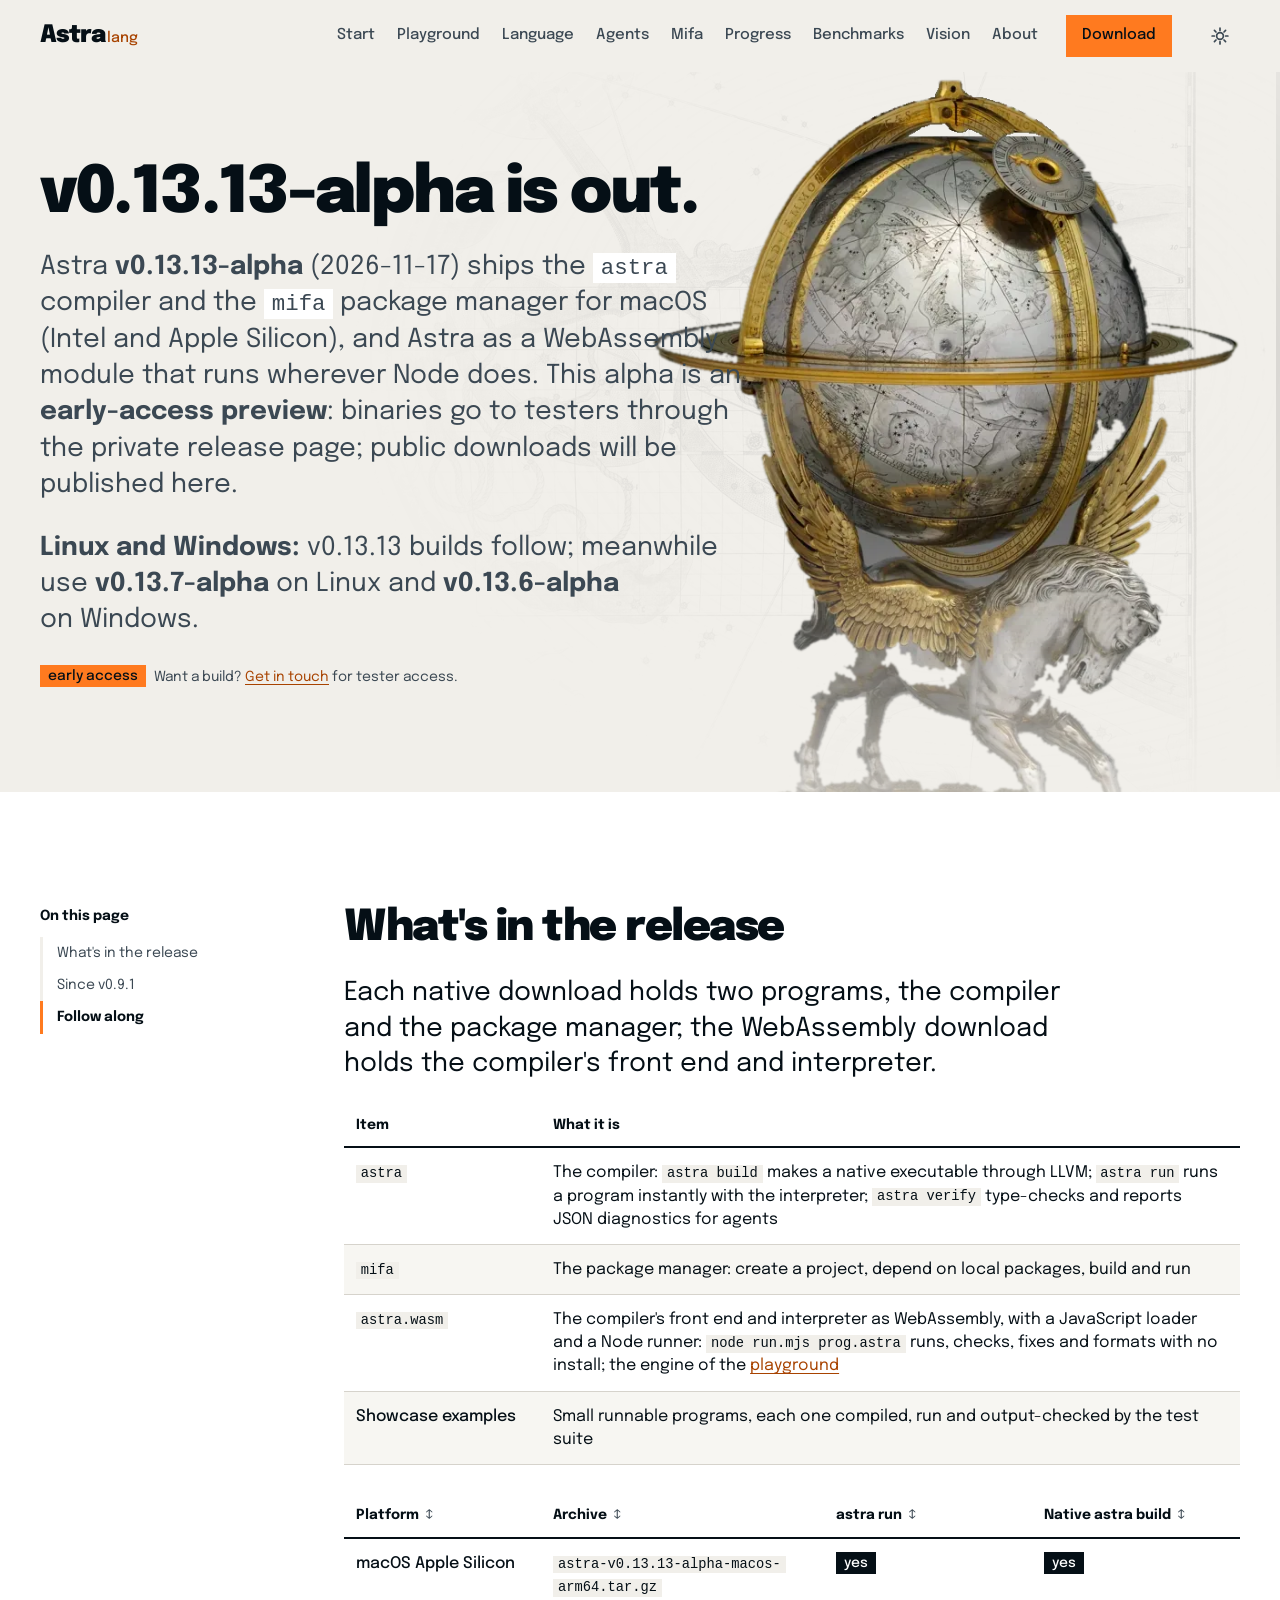
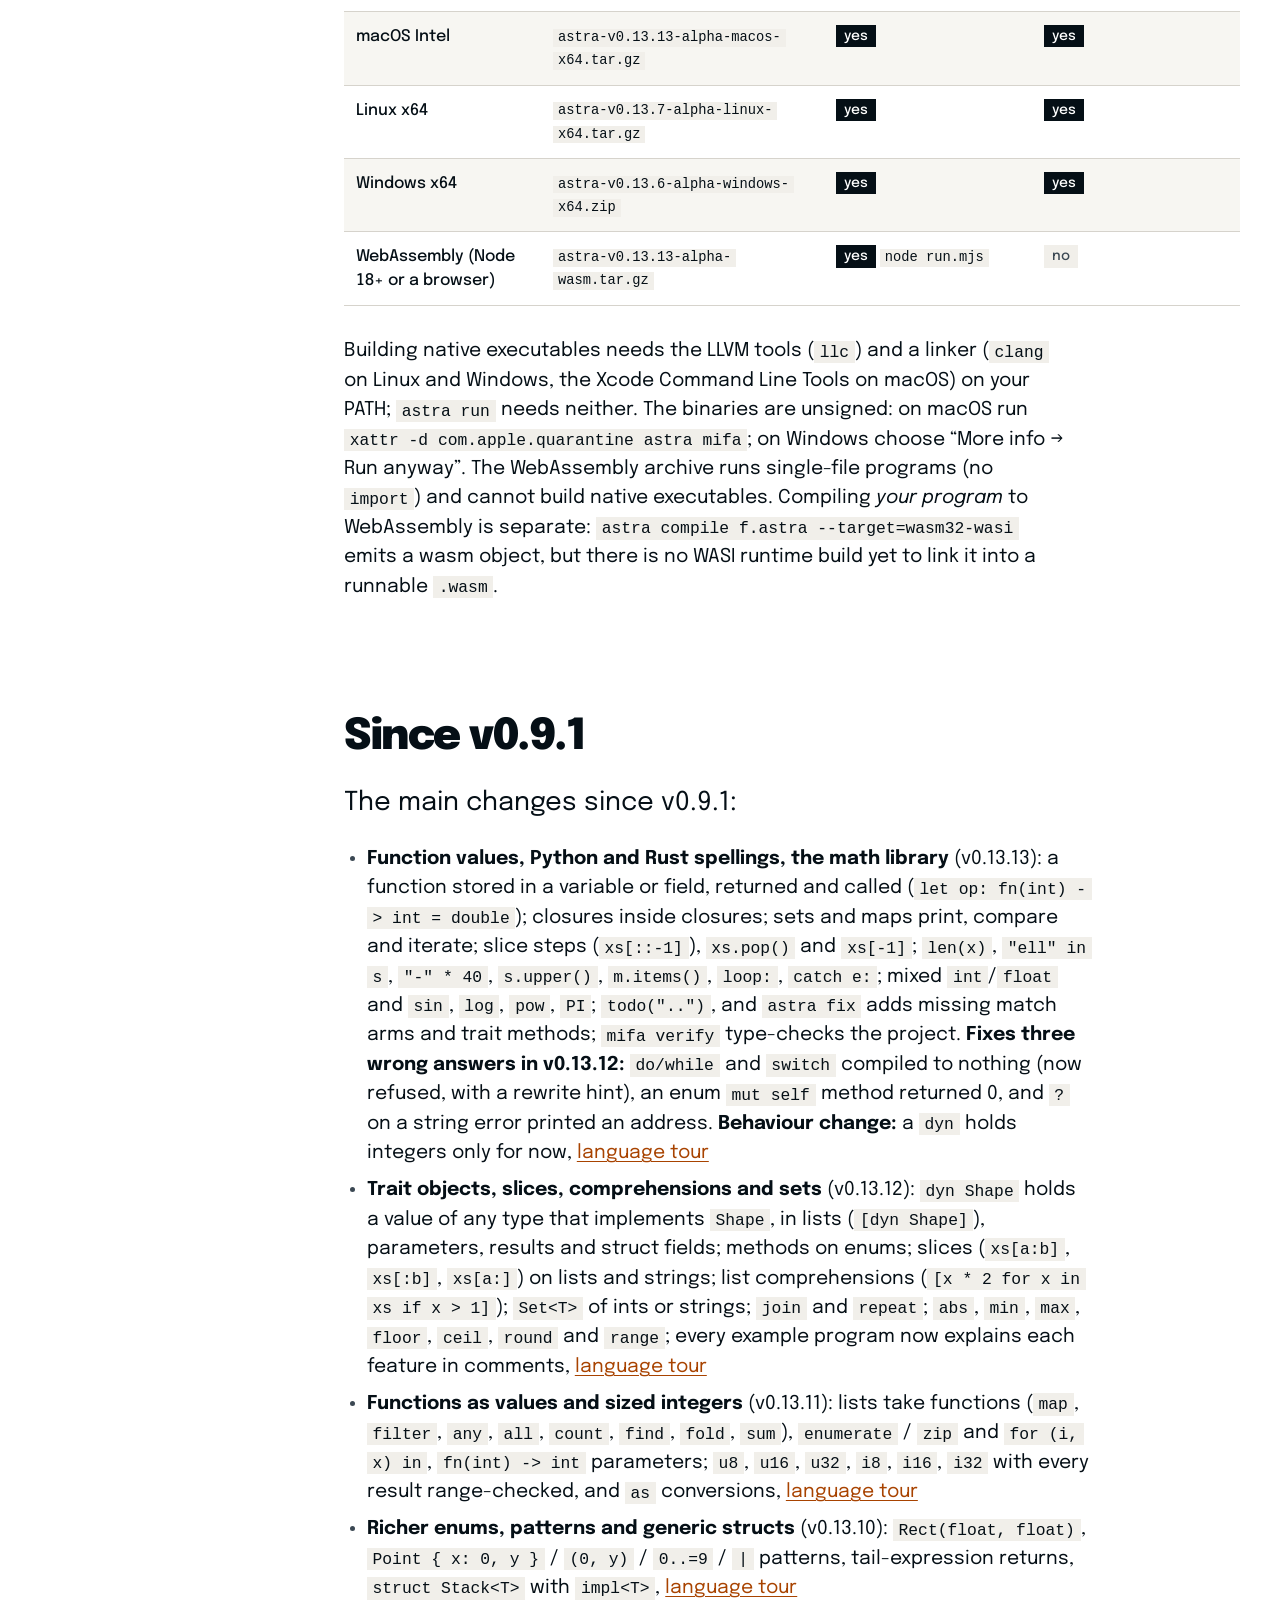
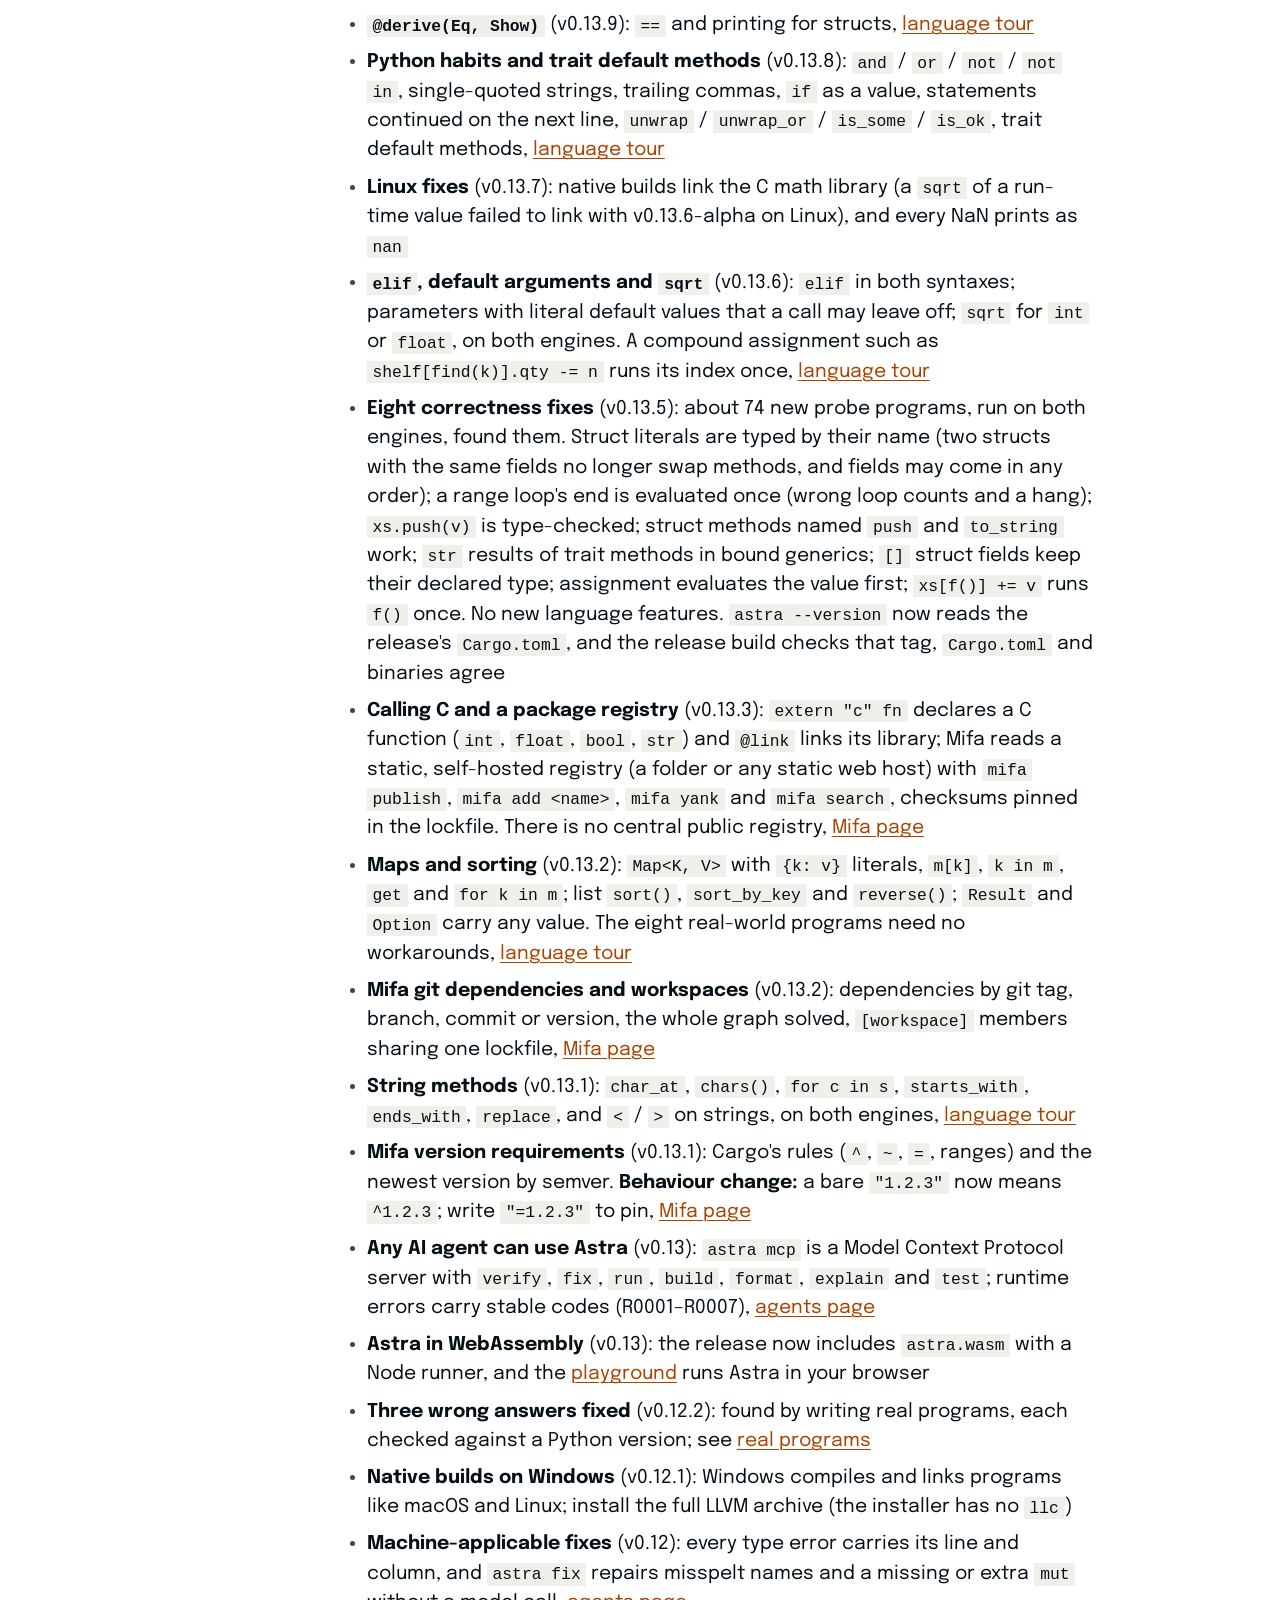
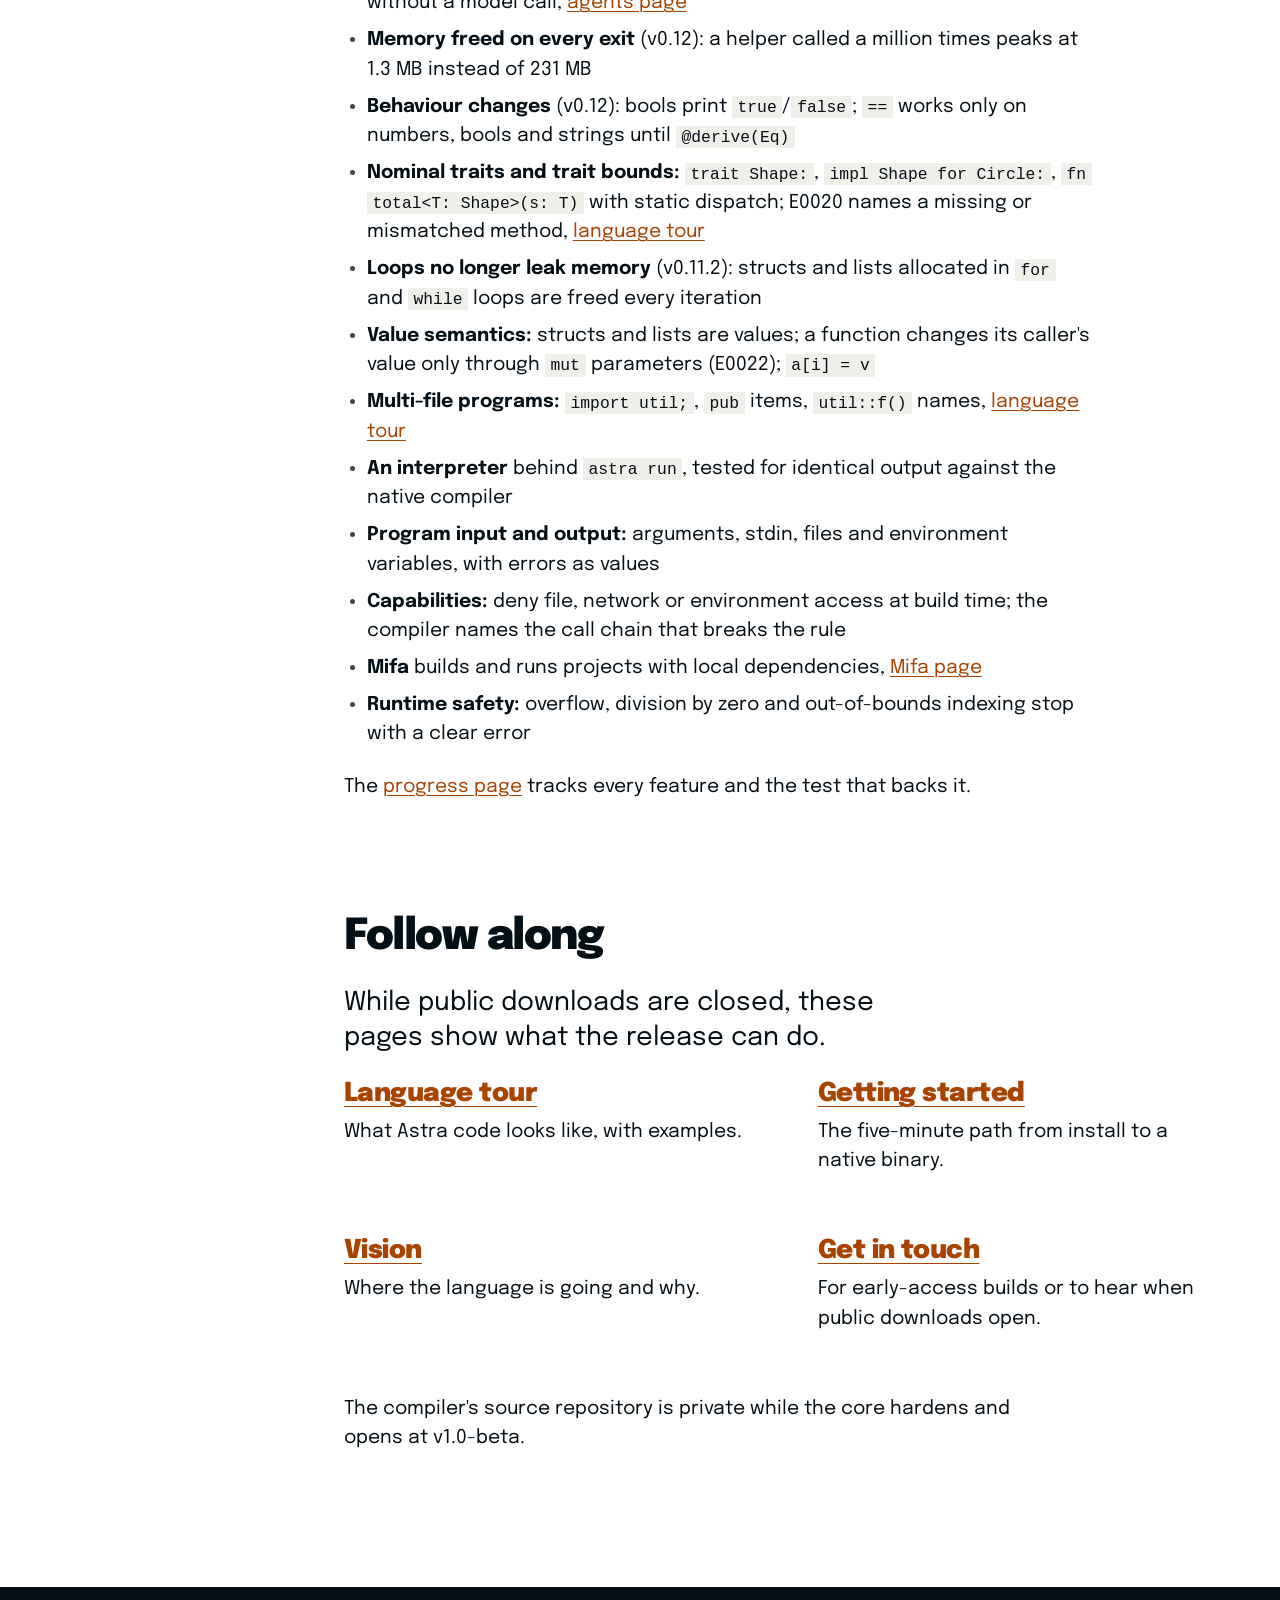
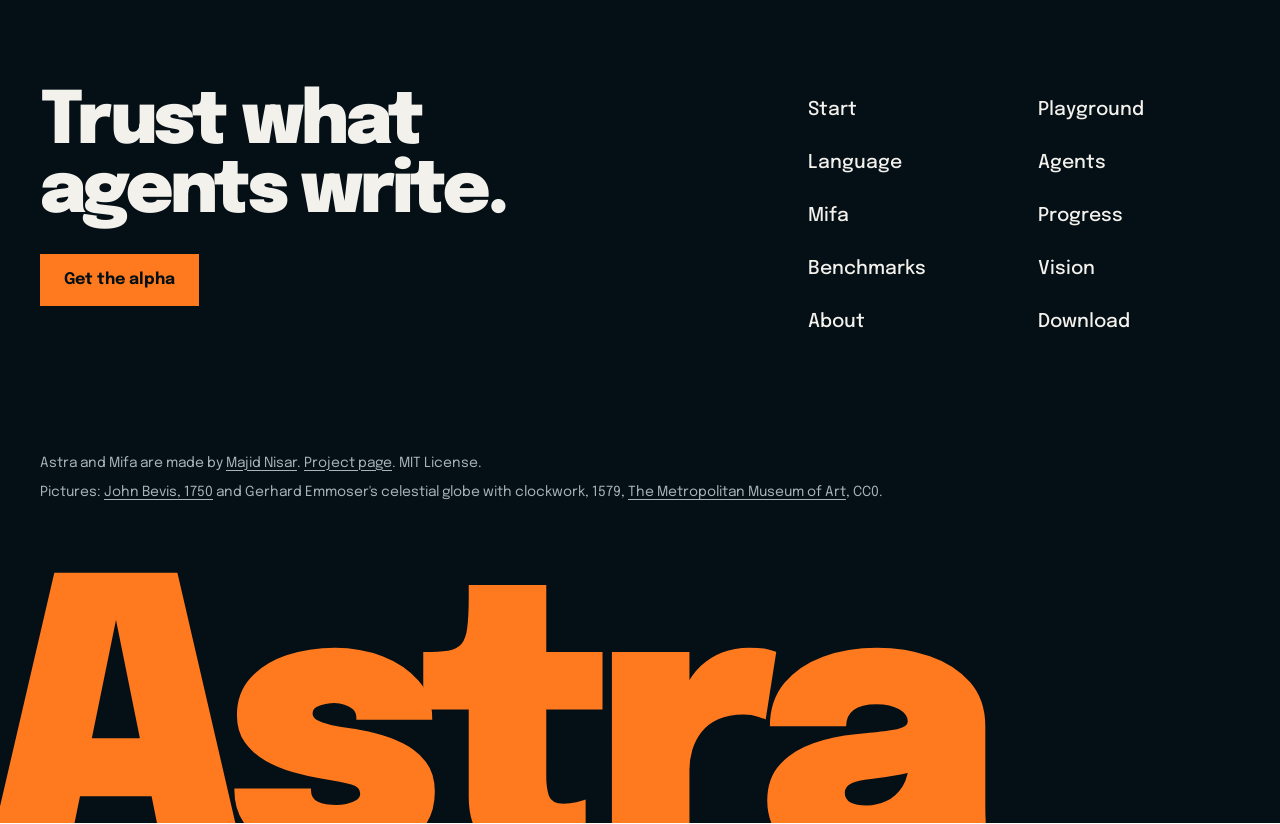
<file: download.html>
<!DOCTYPE html>
<html lang="en">
<head>
<meta charset="utf-8">
<meta name="viewport" content="width=device-width, initial-scale=1">
<script>(function(){var d=document.documentElement;d.classList.add('js');try{var t=localStorage.getItem('theme');if(t==='light'||t==='dark')d.dataset.theme=t}catch(e){}})();</script>
<title>Downloads: Astra</title>
<meta name="description" content="Download the Astra compiler and the Mifa package manager. v0.13.13-alpha for macOS, v0.13.7-alpha for Linux, v0.13.6-alpha for Windows (early access).">
<link rel="canonical" href="https://astra-lang.org/download.html">
<link rel="icon" type="image/svg+xml" href="assets/favicon.svg">
<meta name="theme-color" media="(prefers-color-scheme: light)" content="#f1efea"><!-- ds-allow-hardcode: meta theme-color cannot read CSS variables -->
<meta name="theme-color" media="(prefers-color-scheme: dark)" content="#050f16"><!-- ds-allow-hardcode: meta theme-color cannot read CSS variables -->
<meta name="author" content="Majid Nisar">
<meta property="og:type" content="website">
<meta property="og:site_name" content="astra-lang.org">
<meta property="og:title" content="Downloads: Astra">
<meta property="og:description" content="Download the Astra compiler and the Mifa package manager. v0.13.13-alpha for macOS, v0.13.7-alpha for Linux, v0.13.6-alpha for Windows (early access).">
<meta property="og:url" content="https://astra-lang.org/download.html">
<meta property="og:image" content="https://astra-lang.org/assets/og.png">
<meta property="og:image:width" content="1200">
<meta property="og:image:height" content="630">
<meta property="og:image:alt" content="Astra: a language built for the way code is written now. Verify, repair, compile, native.">
<meta name="twitter:card" content="summary_large_image">
<meta name="twitter:image" content="https://astra-lang.org/assets/og.png">
<meta name="twitter:title" content="Downloads: Astra">
<meta name="twitter:description" content="Download the Astra compiler and the Mifa package manager. v0.13.13-alpha for macOS, v0.13.7-alpha for Linux, v0.13.6-alpha for Windows (early access).">
<link rel="preconnect" href="https://fonts.googleapis.com">
<link rel="preconnect" href="https://fonts.gstatic.com" crossorigin>
<link href="https://fonts.googleapis.com/css2?family=Epilogue:wght@400;500;700;900&amp;display=swap" rel="stylesheet">
<link rel="stylesheet" href="assets/style.css">
<script src="assets/site.js" defer></script>
</head>
<body>
<a class="skip" href="#main">Skip to content</a>

<header class="site">
  <div class="wrap">
    <a class="brand" href="index.html" aria-label="Astra, home">Astra<span class="tld">lang</span></a>
    <nav class="main" aria-label="Main">
      <a href="start.html">Start</a>
      <a href="playground.html">Playground</a>
      <a href="language.html">Language</a>
      <a href="agents.html">Agents</a>
      <a href="mifa.html">Mifa</a>
      <a href="progress.html">Progress</a>
      <a href="benchmarks.html">Benchmarks</a>
      <a href="vision.html">Vision</a>
      <a href="about.html">About</a>
      <a class="nav-cta" href="download.html" aria-current="page">Download</a>
    </nav>
  </div>
</header>

<main id="main">
  <section class="page-head">
    <img class="head-plate" src="assets/celestial-globe-1579.webp" width="647" height="957" alt="A gilded and silver celestial globe from 1579, driven by clockwork and carried on a winged horse." decoding="async">
    <div class="wrap">
      <h1>v0.13.13-alpha is out.</h1>
      <p class="lede">
        Astra <strong>v0.13.13-alpha</strong> (2026-11-17) ships the
        <code>astra</code> compiler and the <code>mifa</code> package manager
        for macOS (Intel and Apple Silicon), and Astra as a WebAssembly module that
        runs wherever Node does. This alpha is an <strong>early-access
        preview</strong>: binaries go to testers through the private release
        page; public downloads will be published here.
      </p>
      <p class="lede"><strong>Linux and Windows:</strong> v0.13.13 builds follow;
        meanwhile use <strong>v0.13.7-alpha</strong> on Linux and
        <strong>v0.13.6-alpha</strong> on Windows.</p>
      <p class="new-line"><span class="badge wip">early access</span>Want a build? <a href="https://majidnisar.com">Get in touch</a> for tester access.</p>
    </div>
  </section>
<div class="doc">
  <nav class="toc" aria-label="On this page">
    <h2>On this page</h2>
    <ol>
      <li><a href="#what-s-in-the-release">What&#x27;s in the release</a></li>
      <li><a href="#since-v0-9-1">Since v0.9.1</a></li>
      <li><a href="#follow-along">Follow along</a></li>
    </ol>
  </nav>
  <div class="doc-body">

  <section>
    <div class="wrap">
      <h2 id="what-s-in-the-release">What's in the release</h2>
      <p class="lead-in">Each native download holds two programs, the compiler and the package manager; the WebAssembly download holds the compiler's front end and interpreter.</p>
      <div class="table-wrap stack"><table>
        <thead><tr><th>Item</th><th>What it is</th></tr></thead>
        <tbody>
          <tr><td data-label="Item"><code>astra</code></td><td data-label="What it is">The compiler: <code>astra build</code> makes a native executable through LLVM; <code>astra run</code> runs a program instantly with the interpreter; <code>astra verify</code> type-checks and reports JSON diagnostics for agents</td></tr>
          <tr><td data-label="Item"><code>mifa</code></td><td data-label="What it is">The package manager: create a project, depend on local packages, build and run</td></tr>
          <tr><td data-label="Item"><code>astra.wasm</code></td><td data-label="What it is">The compiler's front end and interpreter as WebAssembly, with a JavaScript loader and a Node runner: <code>node run.mjs prog.astra</code> runs, checks, fixes and formats with no install; the engine of the <a href="playground.html">playground</a></td></tr>
          <tr><td data-label="Item">Showcase examples</td><td data-label="What it is">Small runnable programs, each one compiled, run and output-checked by the test suite</td></tr>
        </tbody>
      </table></div>
      <div class="table-wrap stack"><table>
        <thead><tr><th>Platform</th><th>Archive</th><th><code>astra run</code></th><th>Native <code>astra build</code></th></tr></thead>
        <tbody>
          <tr><td data-label="Platform">macOS Apple Silicon</td><td data-label="Archive"><code>astra-v0.13.13-alpha-macos-arm64.tar.gz</code></td><td data-label="astra run"><span class="badge done">yes</span></td><td data-label="Native"><span class="badge done">yes</span></td></tr>
          <tr><td data-label="Platform">macOS Intel</td><td data-label="Archive"><code>astra-v0.13.13-alpha-macos-x64.tar.gz</code></td><td data-label="astra run"><span class="badge done">yes</span></td><td data-label="Native"><span class="badge done">yes</span></td></tr>
          <tr><td data-label="Platform">Linux x64</td><td data-label="Archive"><code>astra-v0.13.7-alpha-linux-x64.tar.gz</code></td><td data-label="astra run"><span class="badge done">yes</span></td><td data-label="Native"><span class="badge done">yes</span></td></tr>
          <tr><td data-label="Platform">Windows x64</td><td data-label="Archive"><code>astra-v0.13.6-alpha-windows-x64.zip</code></td><td data-label="astra run"><span class="badge done">yes</span></td><td data-label="Native"><span class="badge done">yes</span></td></tr>
          <tr><td data-label="Platform">WebAssembly (Node 18+ or a browser)</td><td data-label="Archive"><code>astra-v0.13.13-alpha-wasm.tar.gz</code></td><td data-label="astra run"><span class="badge done">yes</span> <code>node run.mjs</code></td><td data-label="Native"><span class="badge planned">no</span></td></tr>
        </tbody>
      </table></div>
      <p>Building native executables needs the LLVM tools (<code>llc</code>)
      and a linker (<code>clang</code> on Linux and Windows, the Xcode Command
      Line Tools on macOS) on your PATH; <code>astra run</code> needs neither.
      The binaries are unsigned: on macOS run
      <code>xattr -d com.apple.quarantine astra mifa</code>; on Windows choose
      “More info → Run anyway”. The WebAssembly archive runs single-file
      programs (no <code>import</code>) and cannot build native executables.
      Compiling <em>your program</em> to WebAssembly is separate: <code>astra
      compile f.astra --target=wasm32-wasi</code> emits a wasm object, but
      there is no WASI runtime build yet to link it into a runnable
      <code>.wasm</code>.</p>
    </div>
  </section>

  <section>
    <div class="wrap">
      <h2 id="since-v0-9-1">Since v0.9.1</h2>
      <p class="lead-in">The main changes since v0.9.1:</p>
      <ul>
        <li><strong>Function values, Python and Rust spellings, the math library</strong> (v0.13.13): a function stored in a variable or field, returned and called (<code>let op: fn(int) -&gt; int = double</code>); closures inside closures; sets and maps print, compare and iterate; slice steps (<code>xs[::-1]</code>), <code>xs.pop()</code> and <code>xs[-1]</code>; <code>len(x)</code>, <code>"ell" in s</code>, <code>"-" * 40</code>, <code>s.upper()</code>, <code>m.items()</code>, <code>loop:</code>, <code>catch e:</code>; mixed <code>int</code>/<code>float</code> and <code>sin</code>, <code>log</code>, <code>pow</code>, <code>PI</code>; <code>todo("..")</code>, and <code>astra fix</code> adds missing match arms and trait methods; <code>mifa verify</code> type-checks the project. <strong>Fixes three wrong answers in v0.13.12:</strong> <code>do/while</code> and <code>switch</code> compiled to nothing (now refused, with a rewrite hint), an enum <code>mut self</code> method returned 0, and <code>?</code> on a string error printed an address. <strong>Behaviour change:</strong> a <code>dyn</code> holds integers only for now, <a href="language.html#spellings-math">language tour</a></li>
        <li><strong>Trait objects, slices, comprehensions and sets</strong> (v0.13.12): <code>dyn Shape</code> holds a value of any type that implements <code>Shape</code>, in lists (<code>[dyn Shape]</code>), parameters, results and struct fields; methods on enums; slices (<code>xs[a:b]</code>, <code>xs[:b]</code>, <code>xs[a:]</code>) on lists and strings; list comprehensions (<code>[x * 2 for x in xs if x &gt; 1]</code>); <code>Set&lt;T&gt;</code> of ints or strings; <code>join</code> and <code>repeat</code>; <code>abs</code>, <code>min</code>, <code>max</code>, <code>floor</code>, <code>ceil</code>, <code>round</code> and <code>range</code>; every example program now explains each feature in comments, <a href="language.html#trait-objects">language tour</a></li>
        <li><strong>Functions as values and sized integers</strong> (v0.13.11): lists take functions (<code>map</code>, <code>filter</code>, <code>any</code>, <code>all</code>, <code>count</code>, <code>find</code>, <code>fold</code>, <code>sum</code>), <code>enumerate</code> / <code>zip</code> and <code>for (i, x) in</code>, <code>fn(int) -&gt; int</code> parameters; <code>u8</code>, <code>u16</code>, <code>u32</code>, <code>i8</code>, <code>i16</code>, <code>i32</code> with every result range-checked, and <code>as</code> conversions, <a href="language.html#functions-as-values">language tour</a></li>
        <li><strong>Richer enums, patterns and generic structs</strong> (v0.13.10): <code>Rect(float, float)</code>, <code>Point { x: 0, y }</code> / <code>(0, y)</code> / <code>0..=9</code> / <code>|</code> patterns, tail-expression returns, <code>struct Stack&lt;T&gt;</code> with <code>impl&lt;T&gt;</code>, <a href="language.html#patterns">language tour</a></li>
        <li><strong><code>@derive(Eq, Show)</code></strong> (v0.13.9): <code>==</code> and printing for structs, <a href="language.html#nominal-traits">language tour</a></li>
        <li><strong>Python habits and trait default methods</strong> (v0.13.8): <code>and</code> / <code>or</code> / <code>not</code> / <code>not in</code>, single-quoted strings, trailing commas, <code>if</code> as a value, statements continued on the next line, <code>unwrap</code> / <code>unwrap_or</code> / <code>is_some</code> / <code>is_ok</code>, trait default methods, <a href="language.html#python-habits">language tour</a></li>
        <li><strong>Linux fixes</strong> (v0.13.7): native builds link the C math library (a <code>sqrt</code> of a run-time value failed to link with v0.13.6-alpha on Linux), and every NaN prints as <code>nan</code></li>
        <li><strong><code>elif</code>, default arguments and <code>sqrt</code></strong> (v0.13.6): <code>elif</code> in both syntaxes; parameters with literal default values that a call may leave off; <code>sqrt</code> for <code>int</code> or <code>float</code>, on both engines. A compound assignment such as <code>shelf[find(k)].qty -= n</code> runs its index once, <a href="language.html#elif-defaults-sqrt">language tour</a></li>
        <li><strong>Eight correctness fixes</strong> (v0.13.5): about 74 new probe programs, run on both engines, found them. Struct literals are typed by their name (two structs with the same fields no longer swap methods, and fields may come in any order); a range loop's end is evaluated once (wrong loop counts and a hang); <code>xs.push(v)</code> is type-checked; struct methods named <code>push</code> and <code>to_string</code> work; <code>str</code> results of trait methods in bound generics; <code>[]</code> struct fields keep their declared type; assignment evaluates the value first; <code>xs[f()] += v</code> runs <code>f()</code> once. No new language features. <code>astra --version</code> now reads the release's <code>Cargo.toml</code>, and the release build checks that tag, <code>Cargo.toml</code> and binaries agree</li>
        <li><strong>Calling C and a package registry</strong> (v0.13.3): <code>extern "c" fn</code> declares a C function (<code>int</code>, <code>float</code>, <code>bool</code>, <code>str</code>) and <code>@link</code> links its library; Mifa reads a static, self-hosted registry (a folder or any static web host) with <code>mifa publish</code>, <code>mifa add &lt;name&gt;</code>, <code>mifa yank</code> and <code>mifa search</code>, checksums pinned in the lockfile. There is no central public registry, <a href="mifa.html#registry">Mifa page</a></li>
        <li><strong>Maps and sorting</strong> (v0.13.2): <code>Map&lt;K, V&gt;</code> with <code>{k: v}</code> literals, <code>m[k]</code>, <code>k in m</code>, <code>get</code> and <code>for k in m</code>; list <code>sort()</code>, <code>sort_by_key</code> and <code>reverse()</code>; <code>Result</code> and <code>Option</code> carry any value. The eight real-world programs need no workarounds, <a href="language.html#maps-and-sorting">language tour</a></li>
        <li><strong>Mifa git dependencies and workspaces</strong> (v0.13.2): dependencies by git tag, branch, commit or version, the whole graph solved, <code>[workspace]</code> members sharing one lockfile, <a href="mifa.html#git-workspaces">Mifa page</a></li>
        <li><strong>String methods</strong> (v0.13.1): <code>char_at</code>, <code>chars()</code>, <code>for c in s</code>, <code>starts_with</code>, <code>ends_with</code>, <code>replace</code>, and <code>&lt;</code> / <code>&gt;</code> on strings, on both engines, <a href="language.html#variables-inference-and-strings">language tour</a></li>
        <li><strong>Mifa version requirements</strong> (v0.13.1): Cargo's rules (<code>^</code>, <code>~</code>, <code>=</code>, ranges) and the newest version by semver. <strong>Behaviour change:</strong> a bare <code>"1.2.3"</code> now means <code>^1.2.3</code>; write <code>"=1.2.3"</code> to pin, <a href="mifa.html#versions">Mifa page</a></li>
        <li><strong>Any AI agent can use Astra</strong> (v0.13): <code>astra mcp</code> is a Model Context Protocol server with <code>verify</code>, <code>fix</code>, <code>run</code>, <code>build</code>, <code>format</code>, <code>explain</code> and <code>test</code>; runtime errors carry stable codes (R0001–R0007), <a href="agents.html#mcp">agents page</a></li>
        <li><strong>Astra in WebAssembly</strong> (v0.13): the release now includes <code>astra.wasm</code> with a Node runner, and the <a href="playground.html">playground</a> runs Astra in your browser</li>
        <li><strong>Three wrong answers fixed</strong> (v0.12.2): found by writing real programs, each checked against a Python version; see <a href="benchmarks.html#real-programs">real programs</a></li>
        <li><strong>Native builds on Windows</strong> (v0.12.1): Windows compiles and links programs like macOS and Linux; install the full LLVM archive (the installer has no <code>llc</code>)</li>
        <li><strong>Machine-applicable fixes</strong> (v0.12): every type error carries its line and column, and <code>astra fix</code> repairs misspelt names and a missing or extra <code>mut</code> without a model call, <a href="agents.html#fix">agents page</a></li>
        <li><strong>Memory freed on every exit</strong> (v0.12): a helper called a million times peaks at 1.3 MB instead of 231 MB</li>
        <li><strong>Behaviour changes</strong> (v0.12): bools print <code>true</code>/<code>false</code>; <code>==</code> works only on numbers, bools and strings until <code>@derive(Eq)</code></li>
        <li><strong>Nominal traits and trait bounds:</strong> <code>trait Shape:</code>, <code>impl Shape for Circle:</code>, <code>fn total&lt;T: Shape&gt;(s: T)</code> with static dispatch; E0020 names a missing or mismatched method, <a href="language.html">language tour</a></li>
        <li><strong>Loops no longer leak memory</strong> (v0.11.2): structs and lists allocated in <code>for</code> and <code>while</code> loops are freed every iteration</li>
        <li><strong>Value semantics:</strong> structs and lists are values; a function changes its caller's value only through <code>mut</code> parameters (E0022); <code>a[i] = v</code></li>
        <li><strong>Multi-file programs:</strong> <code>import util;</code>, <code>pub</code> items, <code>util::f()</code> names, <a href="language.html#modules">language tour</a></li>
        <li><strong>An interpreter</strong> behind <code>astra run</code>, tested for identical output against the native compiler</li>
        <li><strong>Program input and output:</strong> arguments, stdin, files and environment variables, with errors as values</li>
        <li><strong>Capabilities:</strong> deny file, network or environment access at build time; the compiler names the call chain that breaks the rule</li>
        <li><strong>Mifa</strong> builds and runs projects with local dependencies, <a href="mifa.html#next">Mifa page</a></li>
        <li><strong>Runtime safety:</strong> overflow, division by zero and out-of-bounds indexing stop with a clear error</li>
      </ul>
      <p>The <a href="progress.html">progress page</a> tracks every feature
      and the test that backs it.</p>
    </div>
  </section>

  <section>
    <div class="wrap">
      <h2 id="follow-along">Follow along</h2>
      <p class="lead-in">While public downloads are closed, these pages show what the release can do.</p>
      <div class="grid2">
        <div class="def"><b><a href="language.html">Language tour</a></b>
          <p>What Astra code looks like, with examples.</p></div>
        <div class="def"><b><a href="start.html">Getting started</a></b>
          <p>The five-minute path from install to a native binary.</p></div>
        <div class="def"><b><a href="vision.html">Vision</a></b>
          <p>Where the language is going and why.</p></div>
        <div class="def"><b><a href="https://majidnisar.com">Get in touch</a></b>
          <p>For early-access builds or to hear when public downloads open.</p></div>
      </div>
      <p>The compiler's source repository is private while the core
      hardens and opens at v1.0-beta.</p>
    </div>
  </section>
  </div>
</div>
</main>

<footer class="site">
  <div class="wrap">
    <div class="foot-top">
      <div>
        <p class="foot-invite">Trust what agents write.</p>
        <a class="btn primary" href="download.html">Get the alpha</a>
      </div>
      <ul class="foot-links">
        <li><a href="start.html">Start</a></li>
        <li><a href="playground.html">Playground</a></li>
        <li><a href="language.html">Language</a></li>
        <li><a href="agents.html">Agents</a></li>
        <li><a href="mifa.html">Mifa</a></li>
        <li><a href="progress.html">Progress</a></li>
        <li><a href="benchmarks.html">Benchmarks</a></li>
        <li><a href="vision.html">Vision</a></li>
        <li><a href="about.html">About</a></li>
        <li><a href="download.html">Download</a></li>
      </ul>
    </div>
    <div class="foot-legal">
      <p>Astra and Mifa are made by <a href="https://majidnisar.com">Majid Nisar</a>. <a href="https://majidnisar.com/projects/astra/">Project page</a>. MIT License.</p>
      <p class="credits">Pictures: <a href="https://commons.wikimedia.org/wiki/File:1750_star_chart_of_the_constellations_Libra,_Cancer_and_neighboring_stars_from_John_Bevis%27_Celestial_Atlas.jpg">John Bevis, 1750</a> and Gerhard Emmoser's celestial globe with clockwork, 1579, <a href="https://www.metmuseum.org/art/collection/search/193606">The Metropolitan Museum of Art</a>, CC0.</p>
    </div>
  </div>
  <span class="foot-name" aria-hidden="true">Astra</span>
</footer>

</body>
</html>
</file>
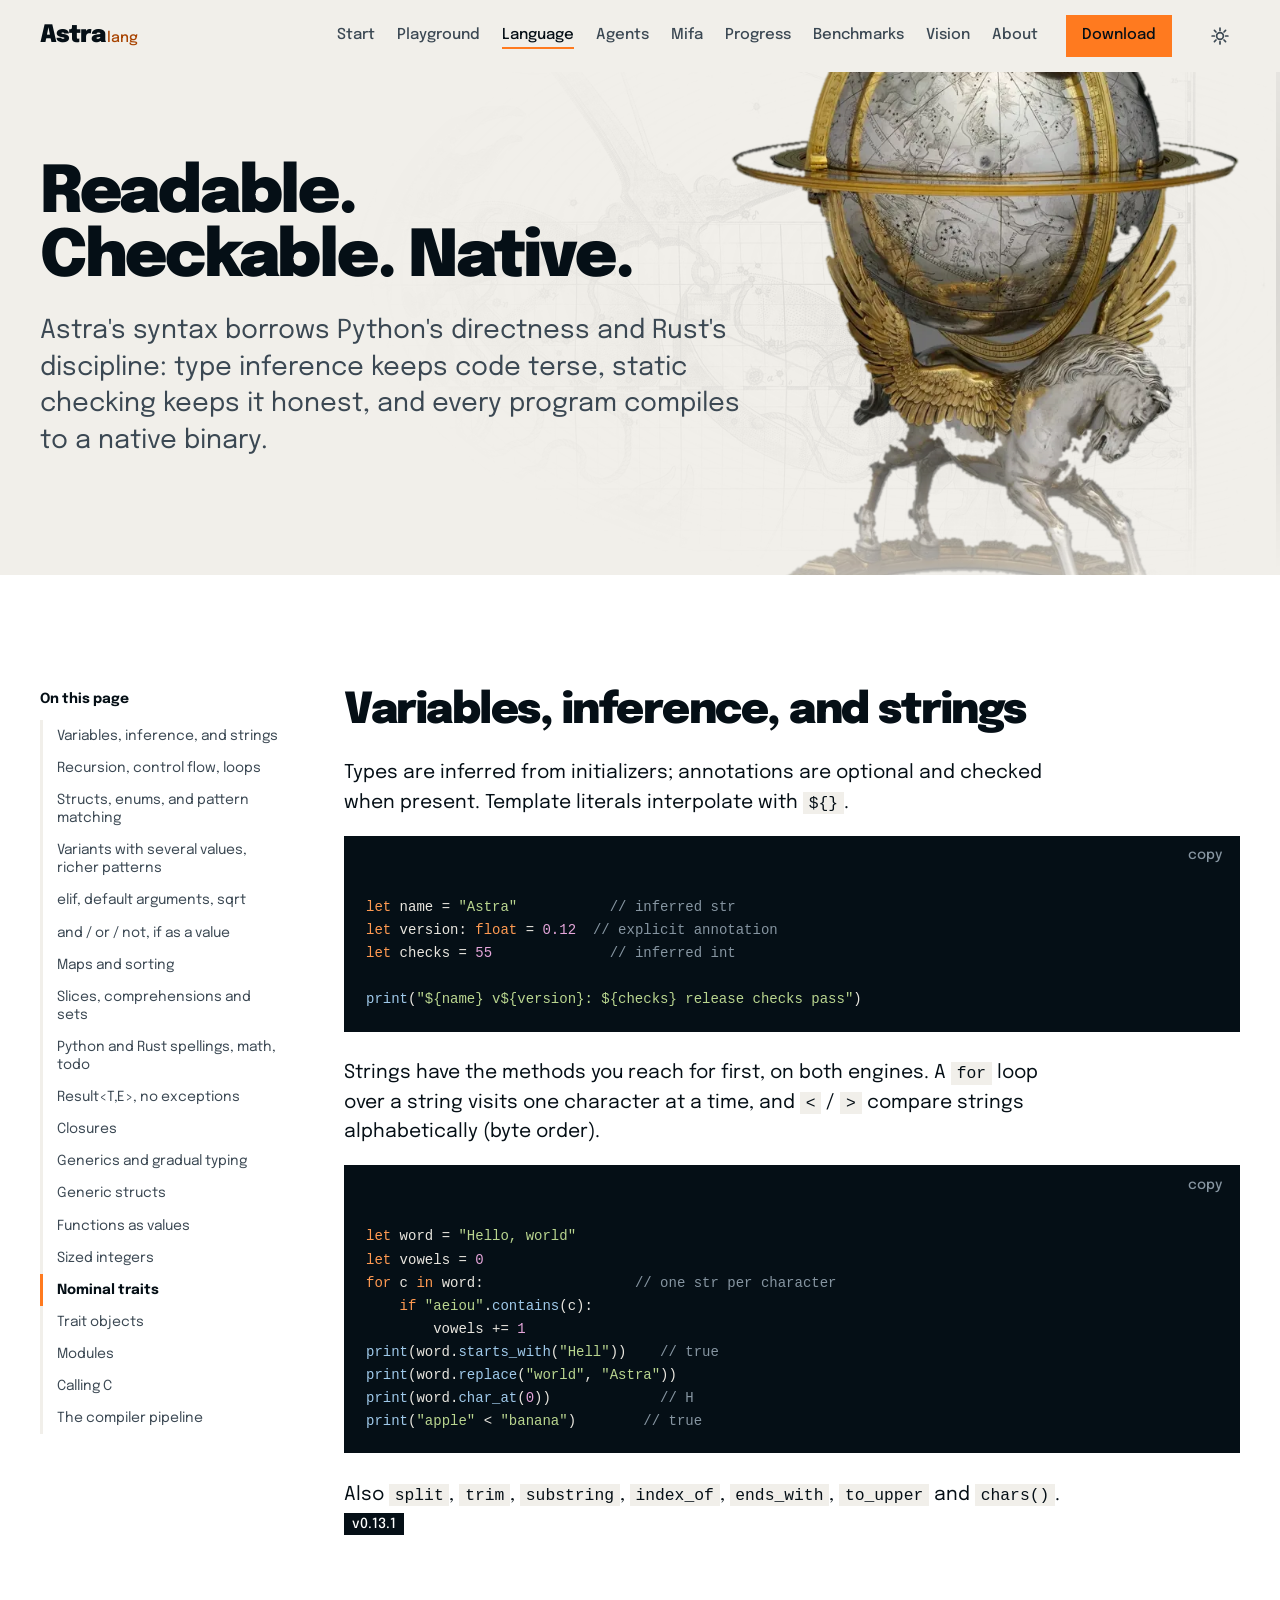
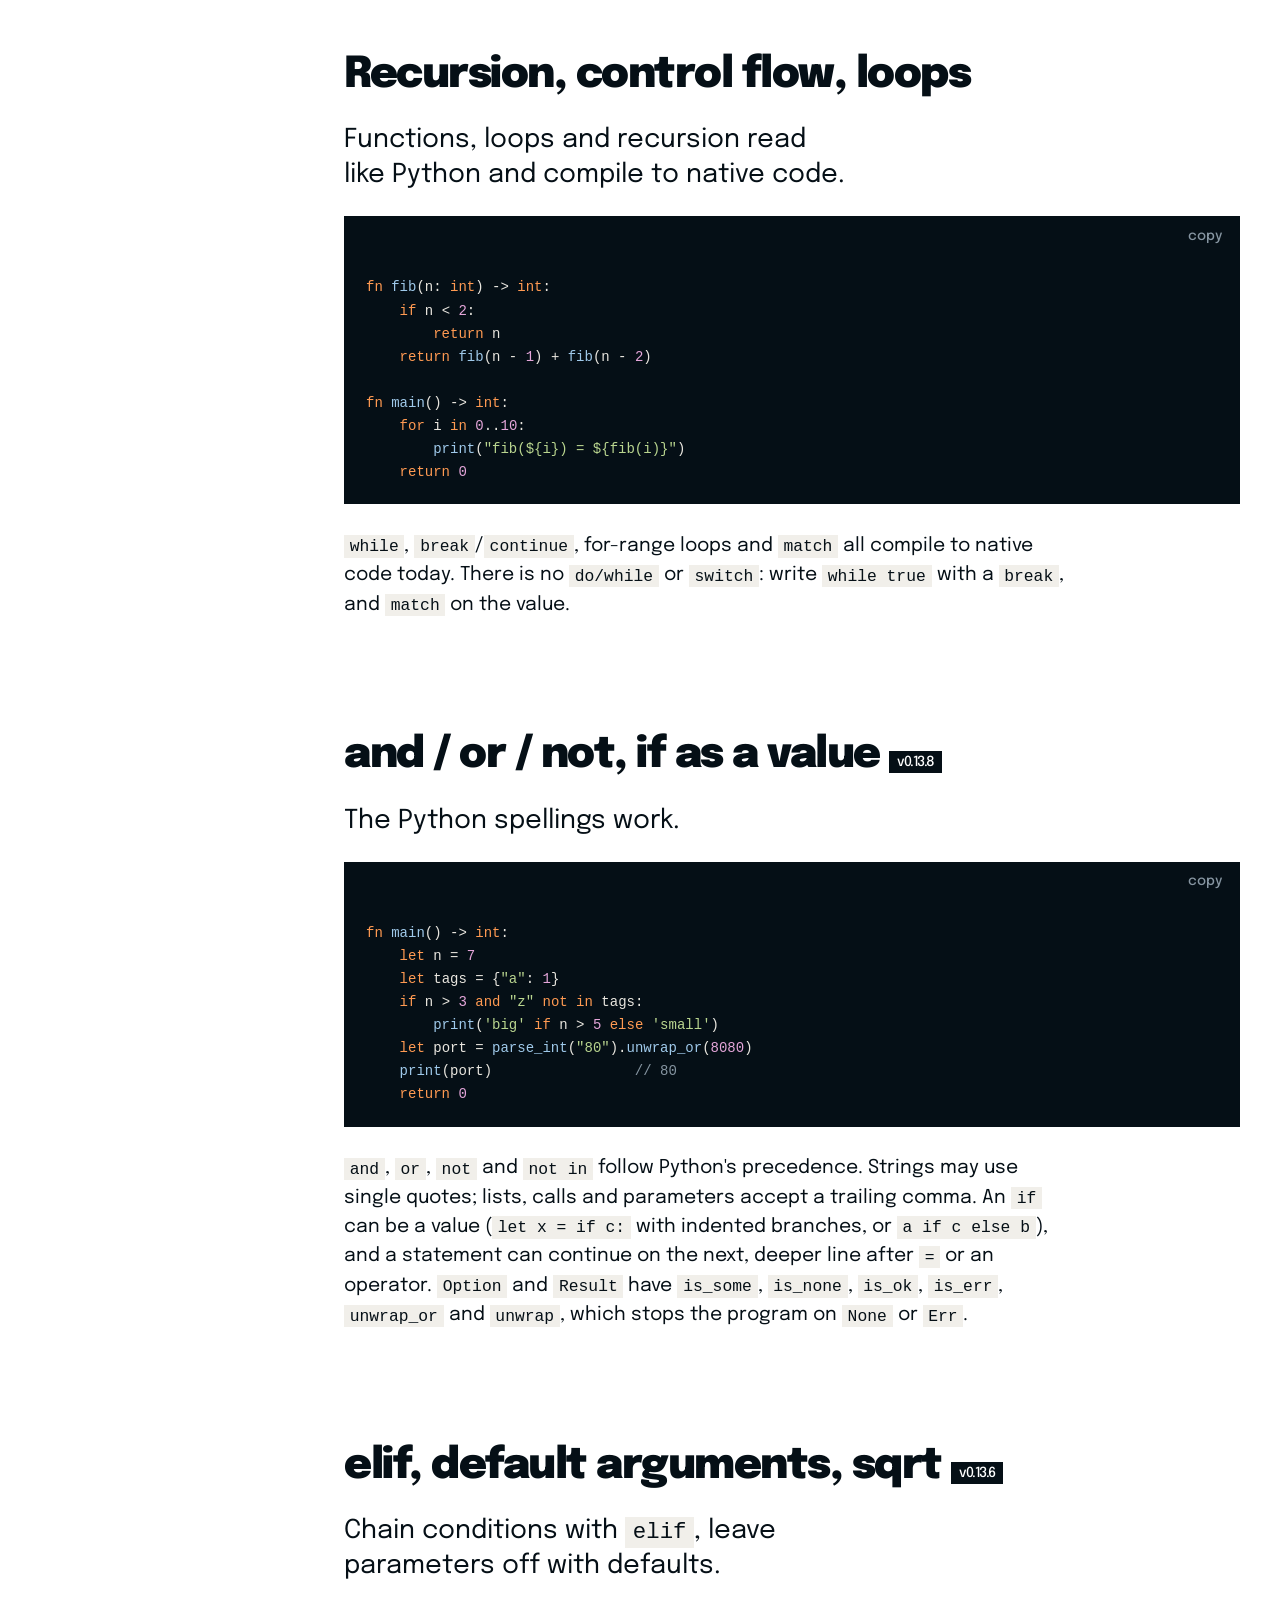
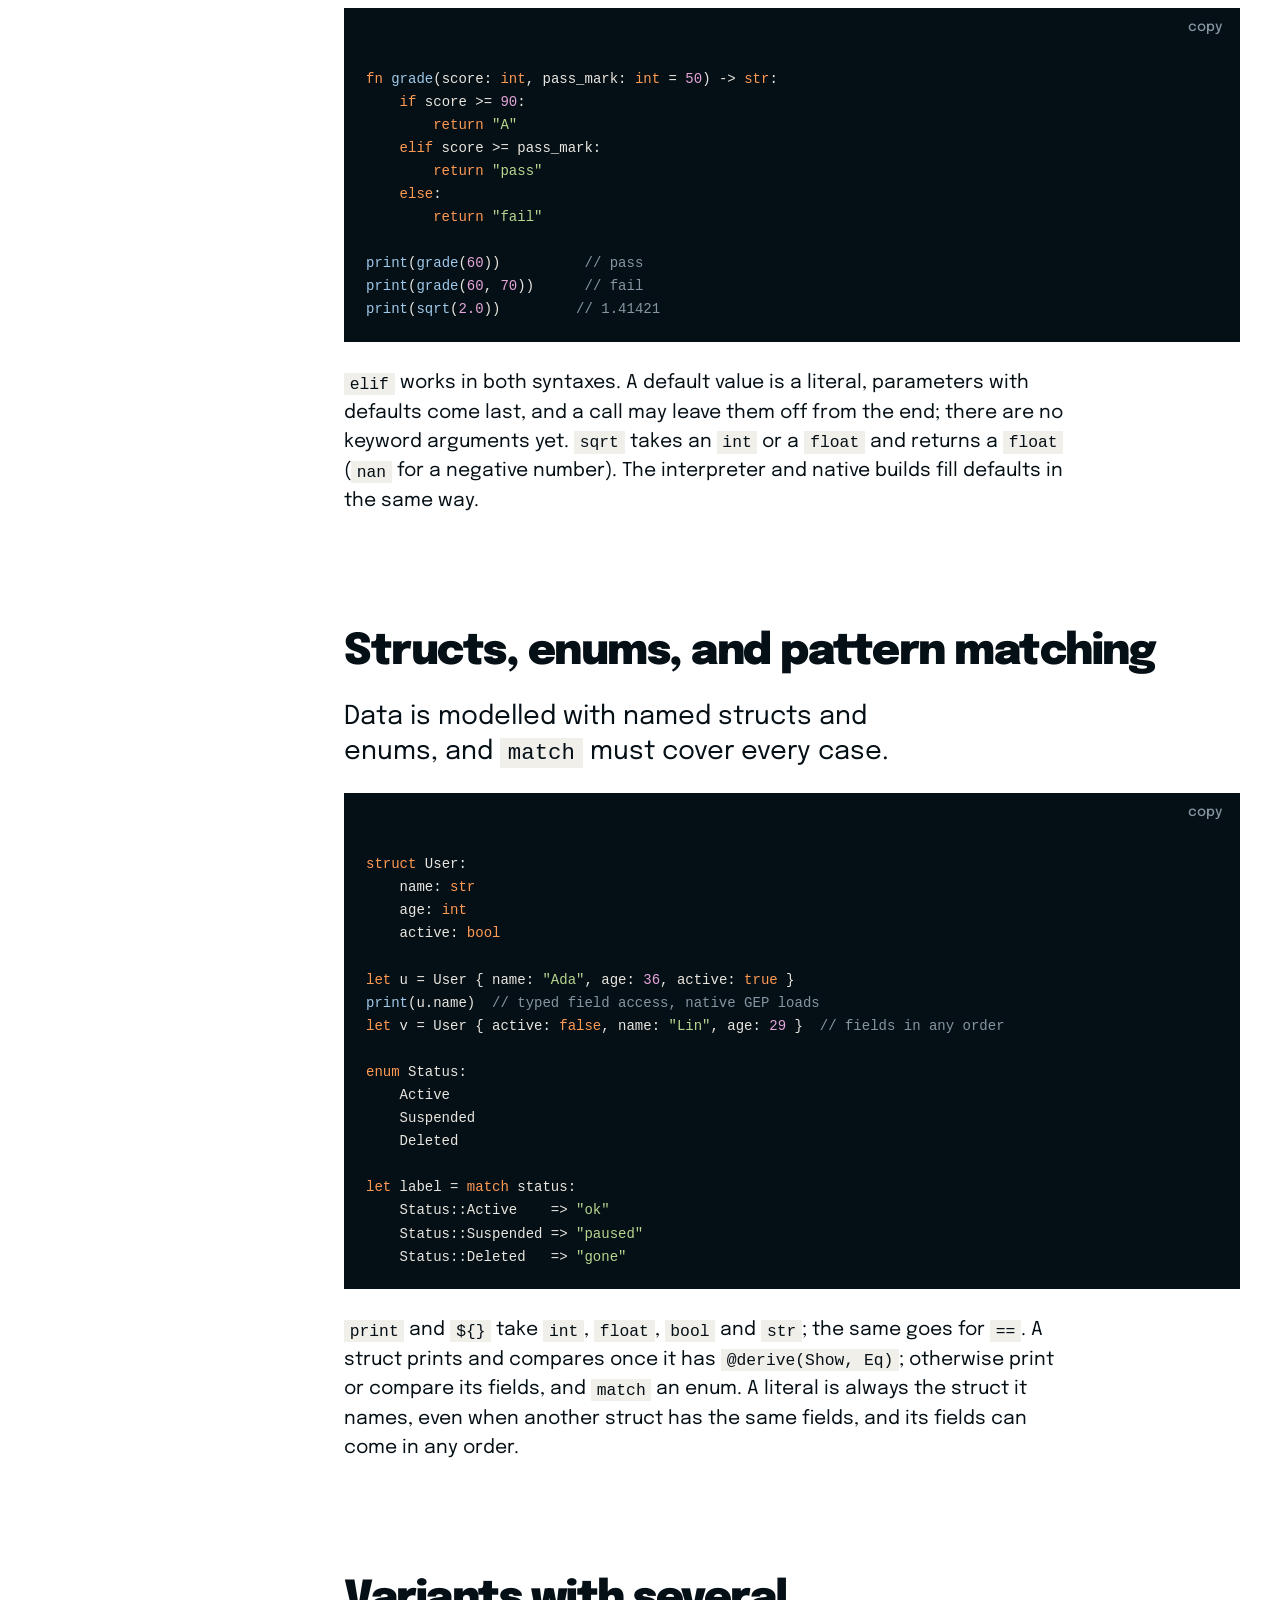
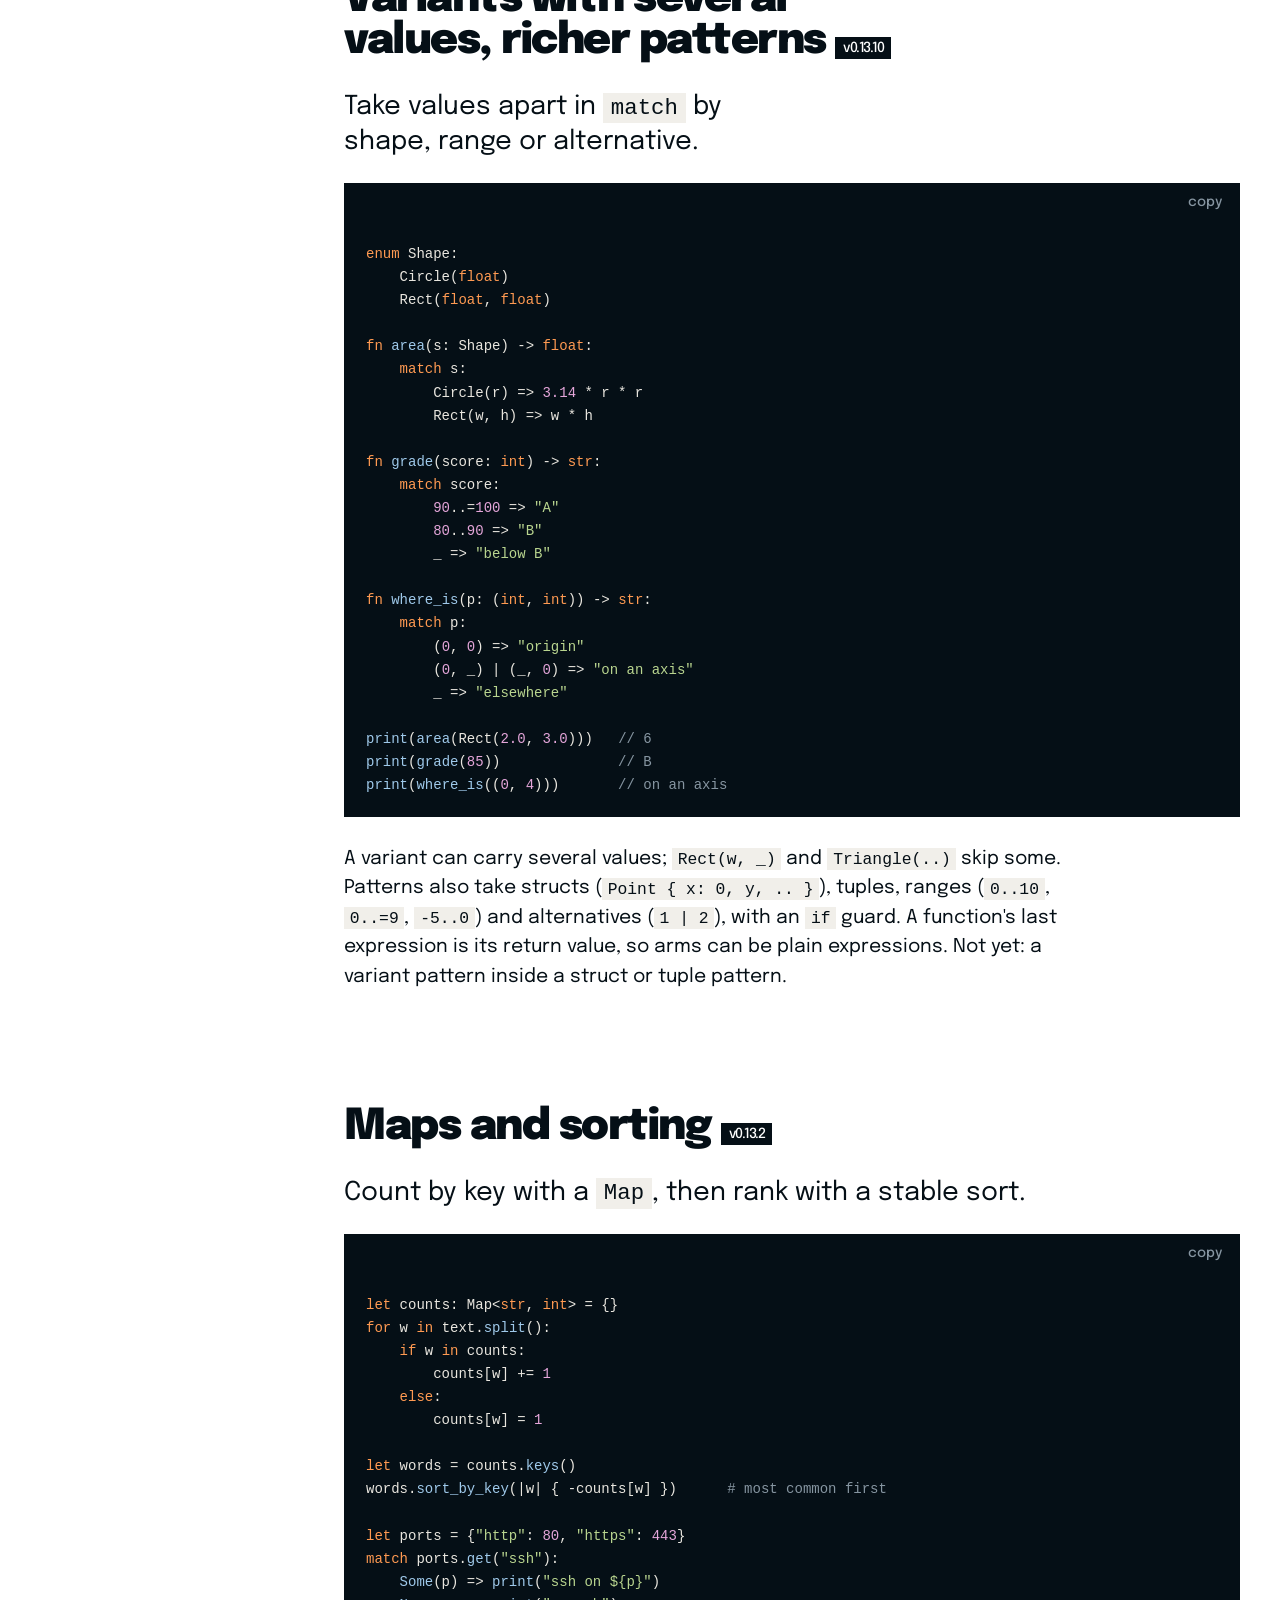
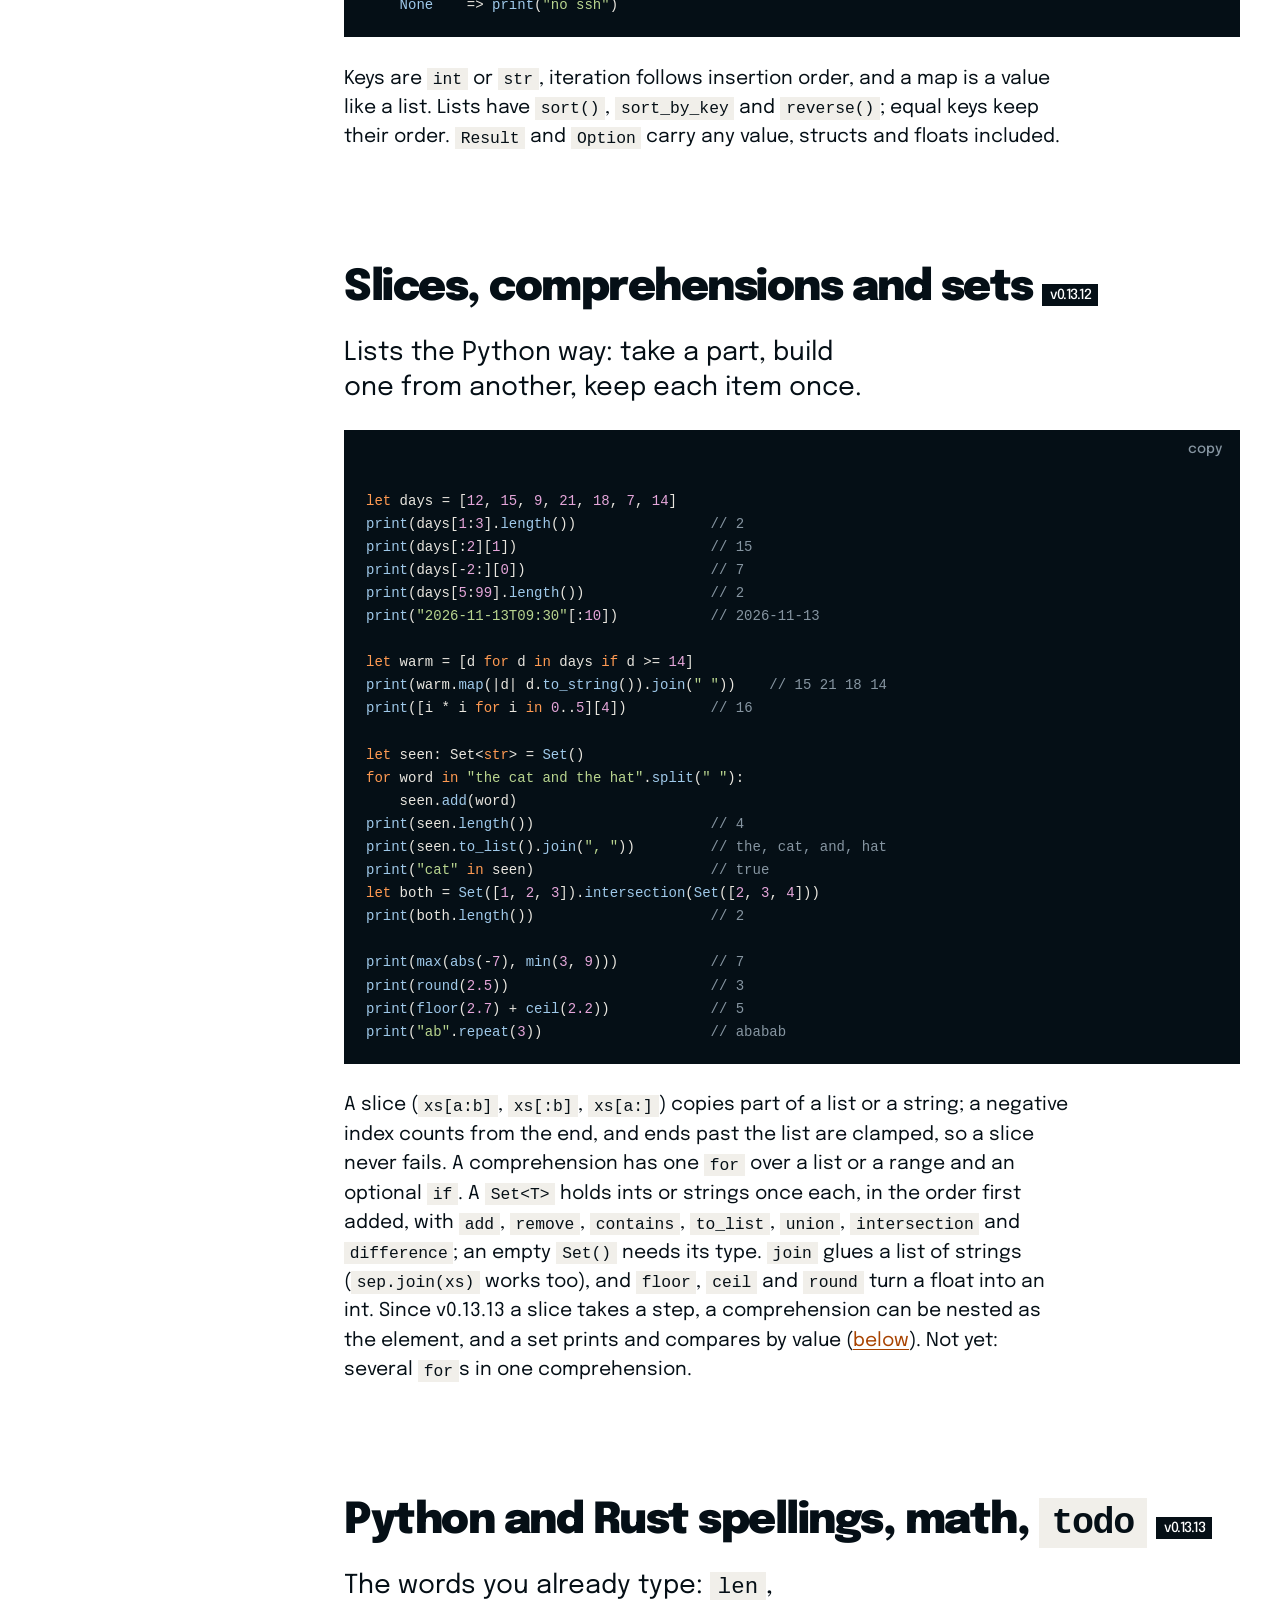
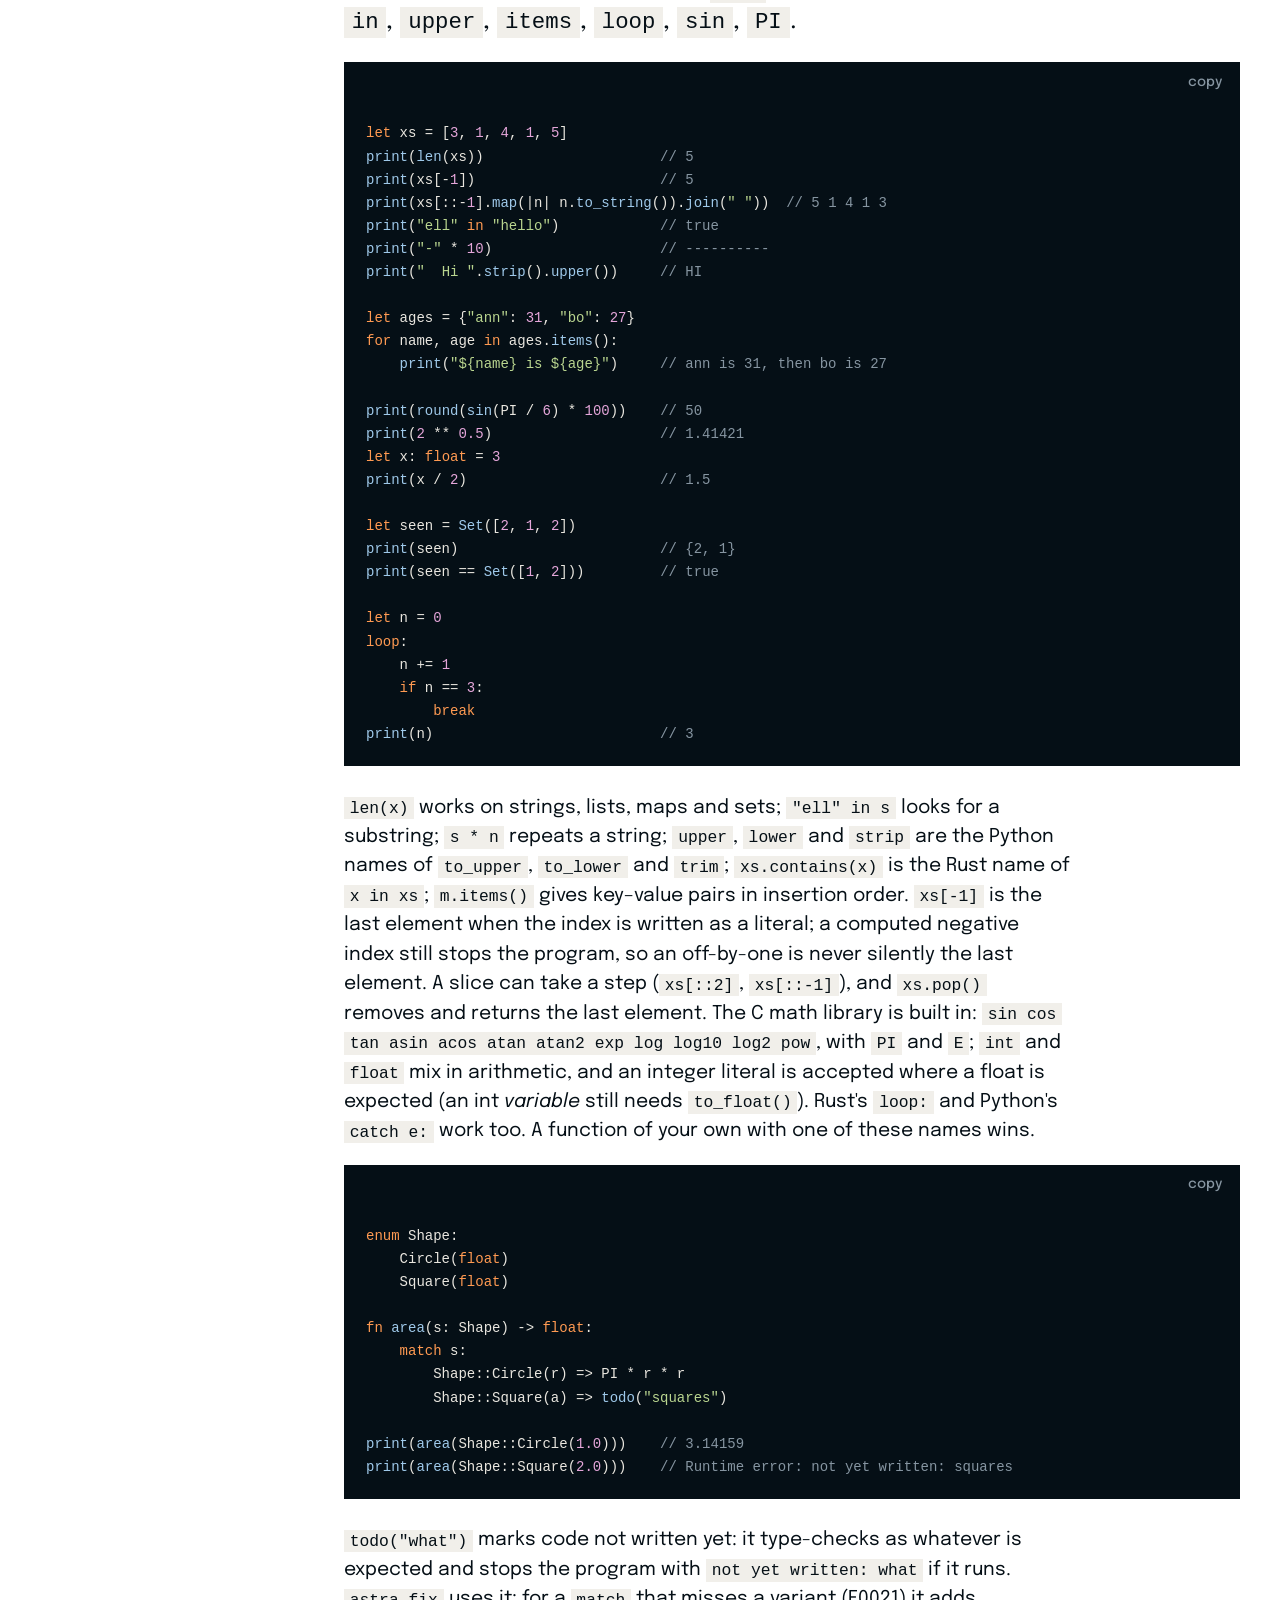
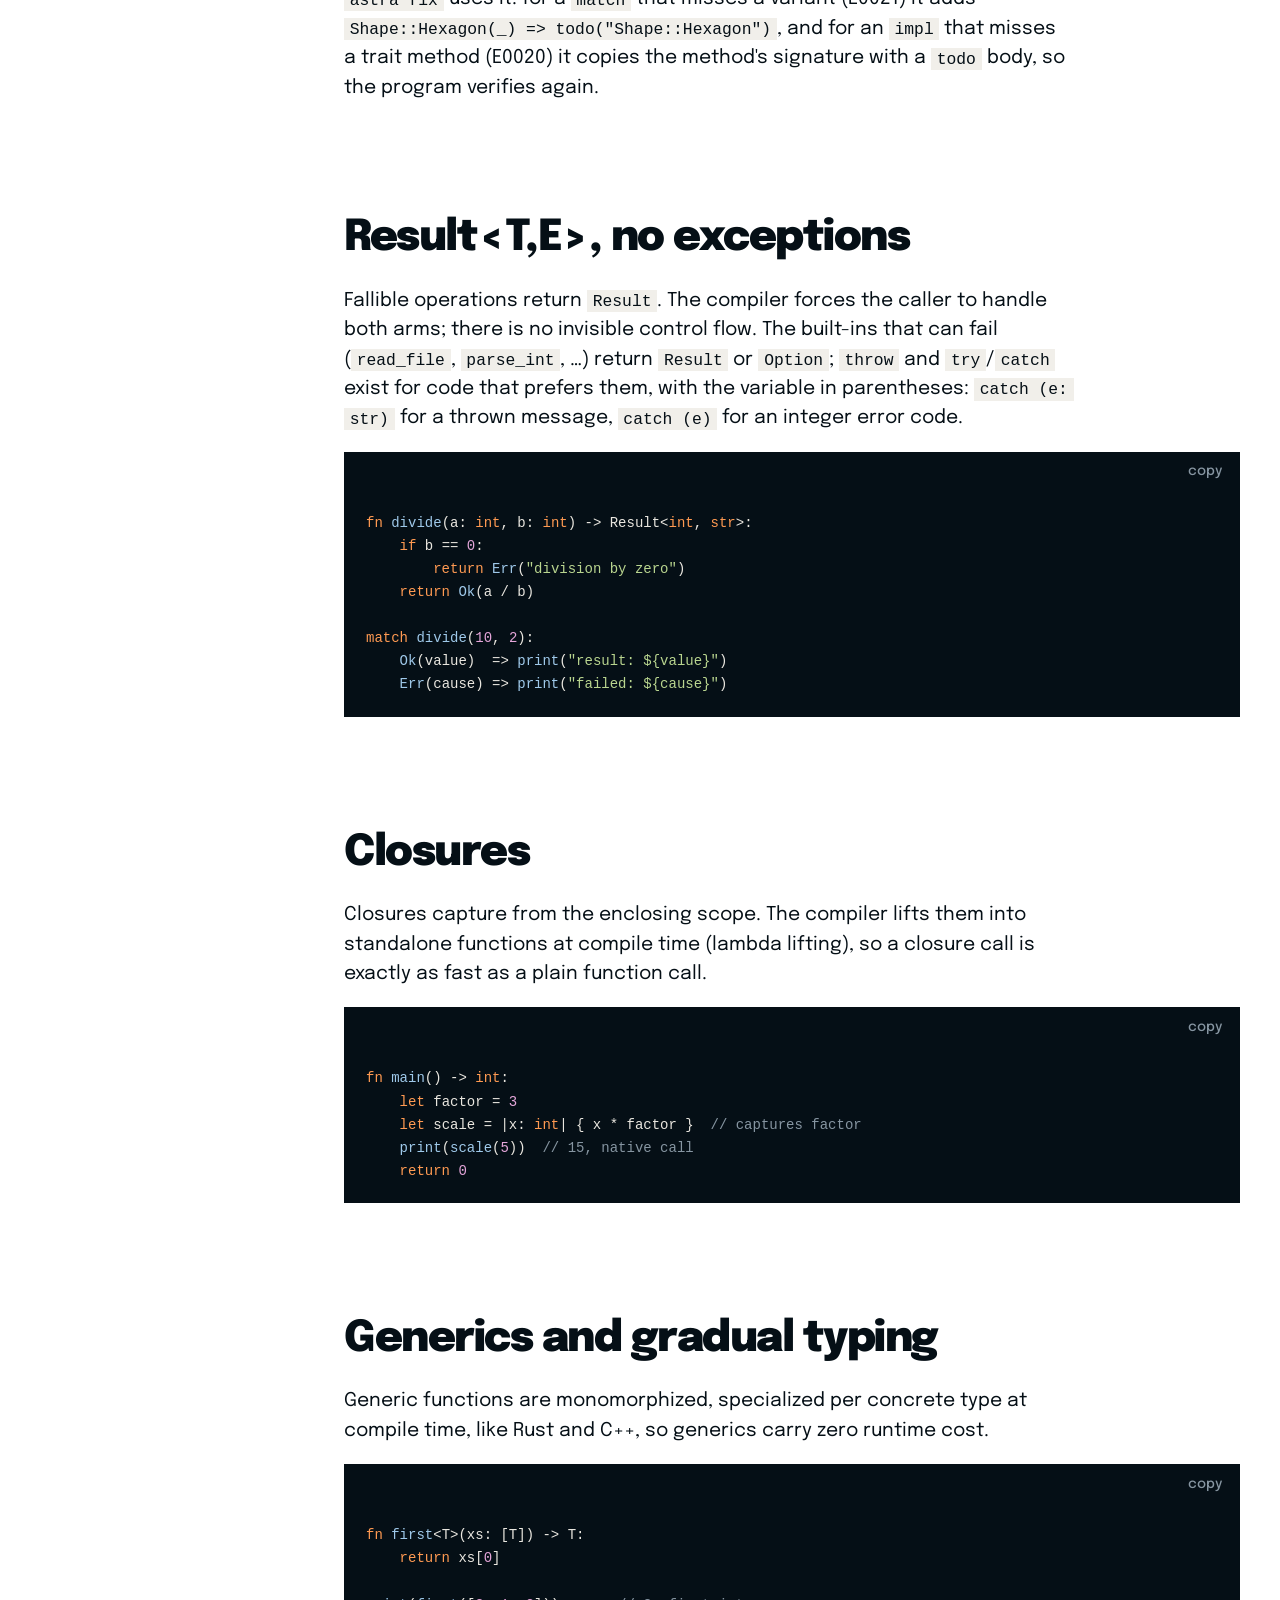
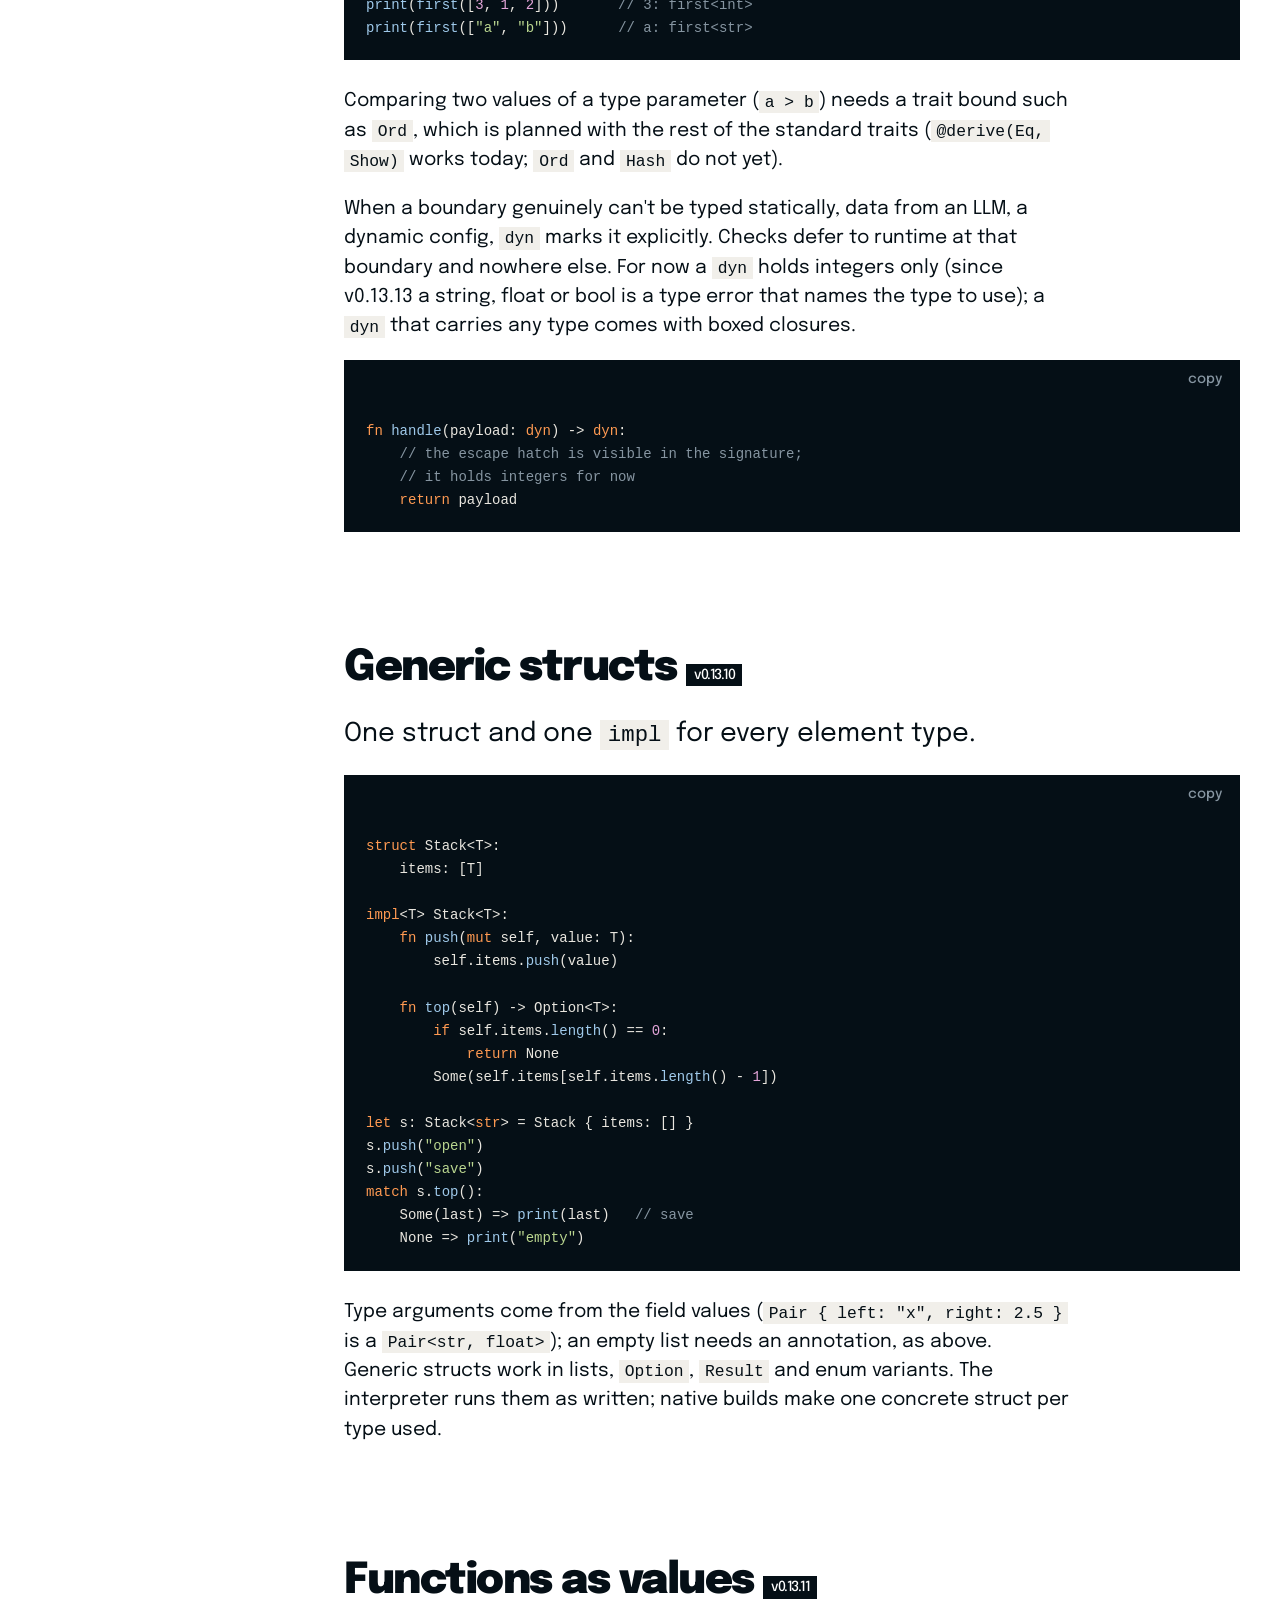
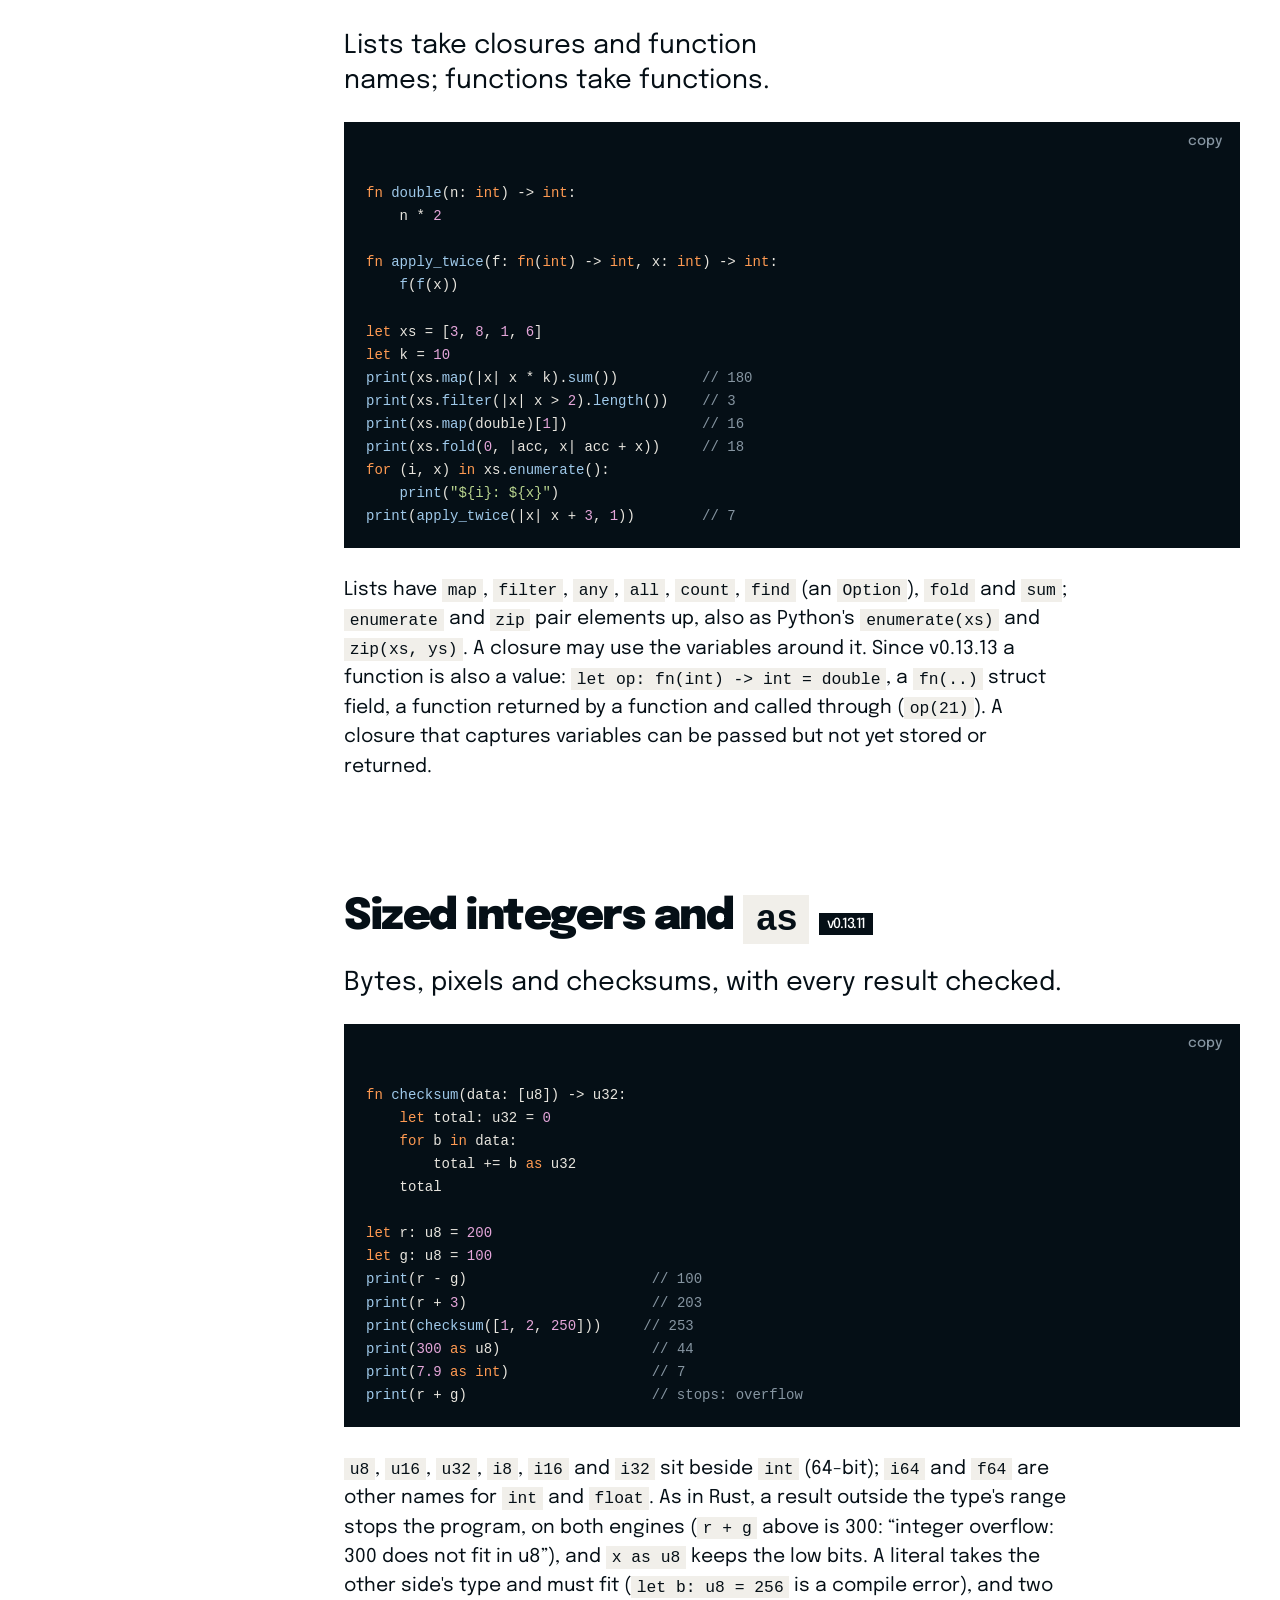
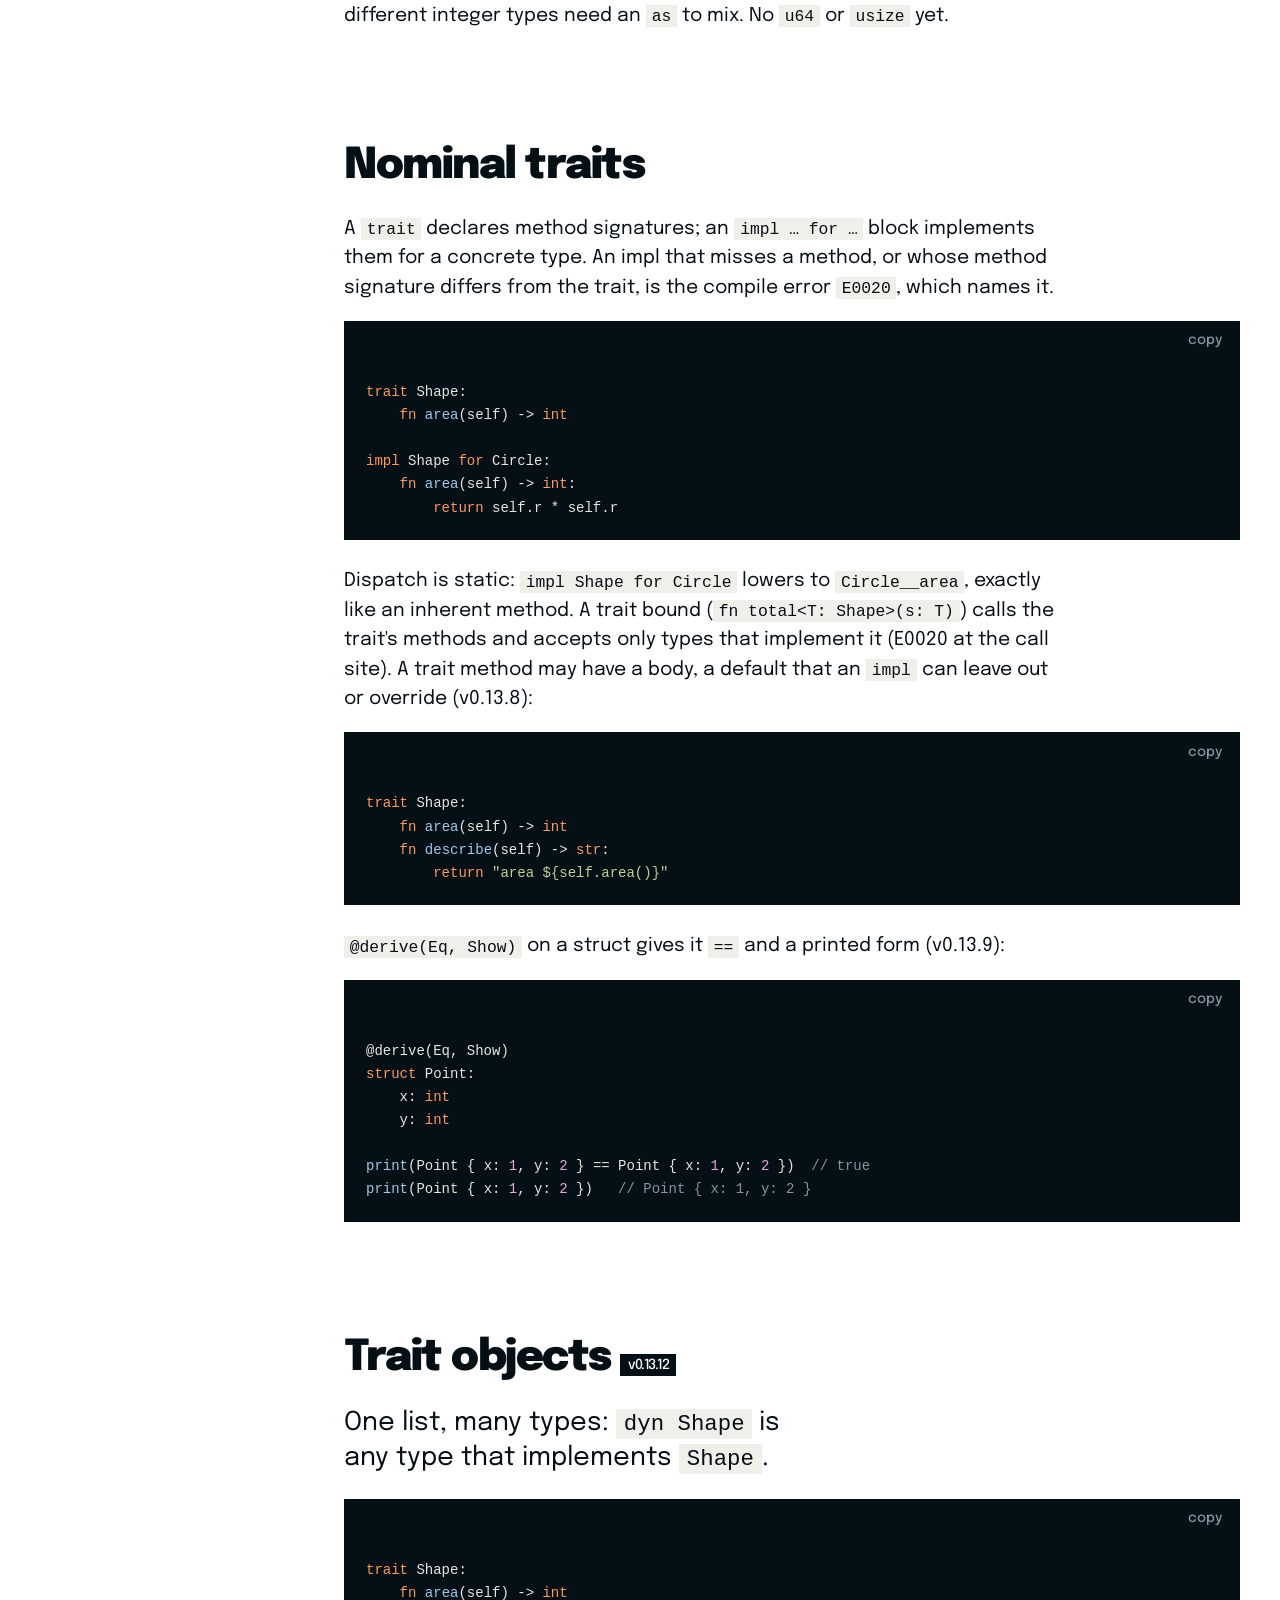
<file: language.html>
<!DOCTYPE html>
<html lang="en">
<head>
<meta charset="utf-8">
<meta name="viewport" content="width=device-width, initial-scale=1">
<script>(function(){var d=document.documentElement;d.classList.add('js');try{var t=localStorage.getItem('theme');if(t==='light'||t==='dark')d.dataset.theme=t}catch(e){}})();</script>
<title>The Astra Language: tour &amp; design</title>
<meta name="description" content="A tour of Astra: syntax, type system, error handling with Result, closures, gradual typing with dyn, and the compiler pipeline.">
<link rel="canonical" href="https://astra-lang.org/language.html">
<link rel="icon" type="image/svg+xml" href="assets/favicon.svg">
<meta name="theme-color" media="(prefers-color-scheme: light)" content="#f1efea"><!-- ds-allow-hardcode: meta theme-color cannot read CSS variables -->
<meta name="theme-color" media="(prefers-color-scheme: dark)" content="#050f16"><!-- ds-allow-hardcode: meta theme-color cannot read CSS variables -->
<meta name="author" content="Majid Nisar">
<meta property="og:type" content="website">
<meta property="og:site_name" content="astra-lang.org">
<meta property="og:title" content="The Astra Language: tour &amp; design">
<meta property="og:description" content="A tour of Astra: syntax, type system, error handling with Result, closures, gradual typing with dyn, and the compiler pipeline.">
<meta property="og:url" content="https://astra-lang.org/language.html">
<meta property="og:image" content="https://astra-lang.org/assets/og.png">
<meta property="og:image:width" content="1200">
<meta property="og:image:height" content="630">
<meta property="og:image:alt" content="Astra: a language built for the way code is written now. Verify, repair, compile, native.">
<meta name="twitter:card" content="summary_large_image">
<meta name="twitter:image" content="https://astra-lang.org/assets/og.png">
<meta name="twitter:title" content="The Astra Language: tour &amp; design">
<meta name="twitter:description" content="A tour of Astra: syntax, type system, error handling with Result, closures, gradual typing with dyn, and the compiler pipeline.">
<link rel="preconnect" href="https://fonts.googleapis.com">
<link rel="preconnect" href="https://fonts.gstatic.com" crossorigin>
<link href="https://fonts.googleapis.com/css2?family=Epilogue:wght@400;500;700;900&amp;display=swap" rel="stylesheet">
<link rel="stylesheet" href="assets/style.css">
<script src="assets/site.js" defer></script>
</head>
<body>
<a class="skip" href="#main">Skip to content</a>

<header class="site">
  <div class="wrap">
    <a class="brand" href="index.html" aria-label="Astra, home">Astra<span class="tld">lang</span></a>
    <nav class="main" aria-label="Main">
      <a href="start.html">Start</a>
      <a href="playground.html">Playground</a>
      <a href="language.html" aria-current="page">Language</a>
      <a href="agents.html">Agents</a>
      <a href="mifa.html">Mifa</a>
      <a href="progress.html">Progress</a>
      <a href="benchmarks.html">Benchmarks</a>
      <a href="vision.html">Vision</a>
      <a href="about.html">About</a>
      <a class="nav-cta" href="download.html">Download</a>
    </nav>
  </div>
</header>

<main id="main">
  <section class="page-head">
    <img class="head-plate" src="assets/celestial-globe-1579.webp" width="647" height="957" alt="A gilded and silver celestial globe from 1579, driven by clockwork and carried on a winged horse." decoding="async">
    <div class="wrap">
      <h1>Readable. Checkable. Native.</h1>
      <p class="lede">
        Astra's syntax borrows Python's directness and Rust's discipline:
        type inference keeps code terse, static checking keeps it honest,
        and every program compiles to a native binary.
      </p>
    </div>
  </section>
<div class="doc">
  <nav class="toc" aria-label="On this page">
    <h2>On this page</h2>
    <ol>
      <li><a href="#variables-inference-and-strings">Variables, inference, and strings</a></li>
      <li><a href="#recursion-control-flow-loops">Recursion, control flow, loops</a></li>
      <li><a href="#structs-enums-and-pattern-matching">Structs, enums, and pattern matching</a></li>
      <li><a href="#patterns">Variants with several values, richer patterns</a></li>
      <li><a href="#elif-defaults-sqrt">elif, default arguments, sqrt</a></li>
      <li><a href="#python-habits">and / or / not, if as a value</a></li>
      <li><a href="#maps-and-sorting">Maps and sorting</a></li>
      <li><a href="#slices-comprehensions-sets">Slices, comprehensions and sets</a></li>
      <li><a href="#spellings-math">Python and Rust spellings, math, todo</a></li>
      <li><a href="#result-no-exceptions">Result&lt;T,E&gt;, no exceptions</a></li>
      <li><a href="#closures">Closures</a></li>
      <li><a href="#generics-and-gradual-typing">Generics and gradual typing</a></li>
      <li><a href="#generic-structs">Generic structs</a></li>
      <li><a href="#functions-as-values">Functions as values</a></li>
      <li><a href="#sized-integers">Sized integers</a></li>
      <li><a href="#nominal-traits">Nominal traits</a></li>
      <li><a href="#trait-objects">Trait objects</a></li>
      <li><a href="#modules">Modules</a></li>
      <li><a href="#calling-c">Calling C</a></li>
      <li><a href="#the-compiler-pipeline">The compiler pipeline</a></li>
    </ol>
  </nav>
  <div class="doc-body">

  <section>
    <div class="wrap">
      <h2 id="variables-inference-and-strings">Variables, inference, and strings</h2>
      <p>Types are inferred from initializers; annotations are optional and
      checked when present. Template literals interpolate with
      <code>${}</code>.</p>
<pre><code><span class="kw">let</span> name = <span class="s">"Astra"</span>           <span class="c">// inferred str</span>
<span class="kw">let</span> version: <span class="kw">float</span> = <span class="n">0.12</span>  <span class="c">// explicit annotation</span>
<span class="kw">let</span> checks = <span class="n">55</span>              <span class="c">// inferred int</span>

<span class="fn">print</span>(<span class="s">"${name} v${version}: ${checks} release checks pass"</span>)</code></pre>
      <p>Strings have the methods you reach for first, on both engines. A
      <code>for</code> loop over a string visits one character at a time,
      and <code>&lt;</code> / <code>&gt;</code> compare strings
      alphabetically (byte order).</p>
<pre><code><span class="kw">let</span> word = <span class="s">"Hello, world"</span>
<span class="kw">let</span> vowels = <span class="n">0</span>
<span class="kw">for</span> c <span class="kw">in</span> word:                  <span class="c">// one str per character</span>
    <span class="kw">if</span> <span class="s">"aeiou"</span>.<span class="fn">contains</span>(c):
        vowels += <span class="n">1</span>
<span class="fn">print</span>(word.<span class="fn">starts_with</span>(<span class="s">"Hell"</span>))    <span class="c">// true</span>
<span class="fn">print</span>(word.<span class="fn">replace</span>(<span class="s">"world"</span>, <span class="s">"Astra"</span>))
<span class="fn">print</span>(word.<span class="fn">char_at</span>(<span class="n">0</span>))             <span class="c">// H</span>
<span class="fn">print</span>(<span class="s">"apple"</span> &lt; <span class="s">"banana"</span>)        <span class="c">// true</span></code></pre>
      <p>Also <code>split</code>, <code>trim</code>, <code>substring</code>,
      <code>index_of</code>, <code>ends_with</code>, <code>to_upper</code>
      and <code>chars()</code>. <span class="badge done">v0.13.1</span></p>
    </div>
  </section>

  <section>
    <div class="wrap">
      <h2 id="recursion-control-flow-loops">Recursion, control flow, loops</h2>
      <p class="lead-in">Functions, loops and recursion read like Python and compile to native code.</p>
<pre><code><span class="kw">fn</span> <span class="fn">fib</span>(n: <span class="kw">int</span>) -&gt; <span class="kw">int</span>:
    <span class="kw">if</span> n &lt; <span class="n">2</span>:
        <span class="kw">return</span> n
    <span class="kw">return</span> <span class="fn">fib</span>(n - <span class="n">1</span>) + <span class="fn">fib</span>(n - <span class="n">2</span>)

<span class="kw">fn</span> <span class="fn">main</span>() -&gt; <span class="kw">int</span>:
    <span class="kw">for</span> i <span class="kw">in</span> <span class="n">0</span>..<span class="n">10</span>:
        <span class="fn">print</span>(<span class="s">&quot;fib(${i}) = ${fib(i)}&quot;</span>)
    <span class="kw">return</span> <span class="n">0</span></code></pre>
      <p><code>while</code>, <code>break</code>/<code>continue</code>,
      for-range loops and <code>match</code> all compile to native code
      today. There is no <code>do/while</code> or <code>switch</code>: write
      <code>while true</code> with a <code>break</code>, and
      <code>match</code> on the value.</p>
    </div>
  </section>

  <section id="python-habits">
    <div class="wrap">
      <h2>and / or / not, if as a value <span class="badge done">v0.13.8</span></h2>
      <p class="lead-in">The Python spellings work.</p>
<pre><code><span class="kw">fn</span> <span class="fn">main</span>() -&gt; <span class="kw">int</span>:
    <span class="kw">let</span> n = <span class="n">7</span>
    <span class="kw">let</span> tags = {<span class="s">&quot;a&quot;</span>: <span class="n">1</span>}
    <span class="kw">if</span> n &gt; <span class="n">3</span> <span class="kw">and</span> <span class="s">&quot;z&quot;</span> <span class="kw">not in</span> tags:
        <span class="fn">print</span>(<span class="s">&#39;big&#39;</span> <span class="kw">if</span> n &gt; <span class="n">5</span> <span class="kw">else</span> <span class="s">&#39;small&#39;</span>)
    <span class="kw">let</span> port = <span class="fn">parse_int</span>(<span class="s">&quot;80&quot;</span>).<span class="fn">unwrap_or</span>(<span class="n">8080</span>)
    <span class="fn">print</span>(port)                 <span class="c">// 80</span>
    <span class="kw">return</span> <span class="n">0</span></code></pre>
      <p><code>and</code>, <code>or</code>, <code>not</code> and
      <code>not in</code> follow Python's precedence. Strings may use single
      quotes; lists, calls and parameters accept a trailing comma. An
      <code>if</code> can be a value (<code>let x = if c:</code> with indented
      branches, or <code>a if c else b</code>), and a statement can continue
      on the next, deeper line after <code>=</code> or an operator.
      <code>Option</code> and <code>Result</code> have <code>is_some</code>,
      <code>is_none</code>, <code>is_ok</code>, <code>is_err</code>,
      <code>unwrap_or</code> and <code>unwrap</code>, which stops the program
      on <code>None</code> or <code>Err</code>.</p>
    </div>
  </section>

  <section id="elif-defaults-sqrt">
    <div class="wrap">
      <h2>elif, default arguments, sqrt <span class="badge done">v0.13.6</span></h2>
      <p class="lead-in">Chain conditions with <code>elif</code>, leave parameters off with defaults.</p>
<pre><code><span class="kw">fn</span> <span class="fn">grade</span>(score: <span class="kw">int</span>, pass_mark: <span class="kw">int</span> = <span class="n">50</span>) -&gt; <span class="kw">str</span>:
    <span class="kw">if</span> score &gt;= <span class="n">90</span>:
        <span class="kw">return</span> <span class="s">&quot;A&quot;</span>
    <span class="kw">elif</span> score &gt;= pass_mark:
        <span class="kw">return</span> <span class="s">&quot;pass&quot;</span>
    <span class="kw">else</span>:
        <span class="kw">return</span> <span class="s">&quot;fail&quot;</span>

<span class="fn">print</span>(<span class="fn">grade</span>(<span class="n">60</span>))          <span class="c">// pass</span>
<span class="fn">print</span>(<span class="fn">grade</span>(<span class="n">60</span>, <span class="n">70</span>))      <span class="c">// fail</span>
<span class="fn">print</span>(<span class="fn">sqrt</span>(<span class="n">2.0</span>))         <span class="c">// 1.41421</span></code></pre>
      <p><code>elif</code> works in both syntaxes. A default value is a
      literal, parameters with defaults come last, and a call may leave them
      off from the end; there are no keyword arguments yet. <code>sqrt</code>
      takes an <code>int</code> or a <code>float</code> and returns a
      <code>float</code> (<code>nan</code> for a negative number). The
      interpreter and native builds fill defaults in the same way.</p>
    </div>
  </section>

  <section>
    <div class="wrap">
      <h2 id="structs-enums-and-pattern-matching">Structs, enums, and pattern matching</h2>
      <p class="lead-in">Data is modelled with named structs and enums, and <code>match</code> must cover every case.</p>
<pre><code><span class="kw">struct</span> User:
    name: <span class="kw">str</span>
    age: <span class="kw">int</span>
    active: <span class="kw">bool</span>

<span class="kw">let</span> u = User { name: <span class="s">&quot;Ada&quot;</span>, age: <span class="n">36</span>, active: <span class="kw">true</span> }
<span class="fn">print</span>(u.name)  <span class="c">// typed field access, native GEP loads</span>
<span class="kw">let</span> v = User { active: <span class="kw">false</span>, name: <span class="s">&quot;Lin&quot;</span>, age: <span class="n">29</span> }  <span class="c">// fields in any order</span>

<span class="kw">enum</span> Status:
    Active
    Suspended
    Deleted

<span class="kw">let</span> label = <span class="kw">match</span> status:
    Status::Active    =&gt; <span class="s">&quot;ok&quot;</span>
    Status::Suspended =&gt; <span class="s">&quot;paused&quot;</span>
    Status::Deleted   =&gt; <span class="s">&quot;gone&quot;</span></code></pre>
      <p><code>print</code> and <code>${}</code> take <code>int</code>,
      <code>float</code>, <code>bool</code> and <code>str</code>; the same
      goes for <code>==</code>. A struct prints and compares once it
      has <code>@derive(Show, Eq)</code>; otherwise print or compare its
      fields, and <code>match</code> an enum. A literal is always the struct it names, even when another
      struct has the same fields, and its fields can come in any order.</p>
    </div>
  </section>

  <section id="patterns">
    <div class="wrap">
      <h2>Variants with several values, richer patterns <span class="badge done">v0.13.10</span></h2>
      <p class="lead-in">Take values apart in <code>match</code> by shape, range or alternative.</p>
<pre><code><span class="kw">enum</span> Shape:
    Circle(<span class="kw">float</span>)
    Rect(<span class="kw">float</span>, <span class="kw">float</span>)

<span class="kw">fn</span> <span class="fn">area</span>(s: Shape) -&gt; <span class="kw">float</span>:
    <span class="kw">match</span> s:
        Circle(r) =&gt; <span class="n">3.14</span> * r * r
        Rect(w, h) =&gt; w * h

<span class="kw">fn</span> <span class="fn">grade</span>(score: <span class="kw">int</span>) -&gt; <span class="kw">str</span>:
    <span class="kw">match</span> score:
        <span class="n">90</span>..=<span class="n">100</span> =&gt; <span class="s">&quot;A&quot;</span>
        <span class="n">80</span>..<span class="n">90</span> =&gt; <span class="s">&quot;B&quot;</span>
        _ =&gt; <span class="s">&quot;below B&quot;</span>

<span class="kw">fn</span> <span class="fn">where_is</span>(p: (<span class="kw">int</span>, <span class="kw">int</span>)) -&gt; <span class="kw">str</span>:
    <span class="kw">match</span> p:
        (<span class="n">0</span>, <span class="n">0</span>) =&gt; <span class="s">&quot;origin&quot;</span>
        (<span class="n">0</span>, _) | (_, <span class="n">0</span>) =&gt; <span class="s">&quot;on an axis&quot;</span>
        _ =&gt; <span class="s">&quot;elsewhere&quot;</span>

<span class="fn">print</span>(<span class="fn">area</span>(Rect(<span class="n">2.0</span>, <span class="n">3.0</span>)))   <span class="c">// 6</span>
<span class="fn">print</span>(<span class="fn">grade</span>(<span class="n">85</span>))              <span class="c">// B</span>
<span class="fn">print</span>(<span class="fn">where_is</span>((<span class="n">0</span>, <span class="n">4</span>)))       <span class="c">// on an axis</span></code></pre>
      <p>A variant can carry several values; <code>Rect(w, _)</code> and
      <code>Triangle(..)</code> skip some. Patterns also take structs
      (<code>Point { x: 0, y, .. }</code>), tuples, ranges
      (<code>0..10</code>, <code>0..=9</code>, <code>-5..0</code>) and
      alternatives (<code>1 | 2</code>), with an <code>if</code> guard. A
      function's last expression is its return value, so arms can be plain
      expressions. Not yet: a variant pattern inside a struct or tuple
      pattern.</p>
    </div>
  </section>

  <section>
    <div class="wrap">
      <h2 id="maps-and-sorting">Maps and sorting <span class="badge done">v0.13.2</span></h2>
      <p class="lead-in">Count by key with a <code>Map</code>, then rank with a stable sort.</p>
<pre><code><span class="kw">let</span> counts: Map&lt;<span class="kw">str</span>, <span class="kw">int</span>&gt; = {}
<span class="kw">for</span> w <span class="kw">in</span> text.<span class="fn">split</span>():
    <span class="kw">if</span> w <span class="kw">in</span> counts:
        counts[w] += <span class="n">1</span>
    <span class="kw">else</span>:
        counts[w] = <span class="n">1</span>

<span class="kw">let</span> words = counts.<span class="fn">keys</span>()
words.<span class="fn">sort_by_key</span>(|w| { -counts[w] })      <span class="c"># most common first</span>

<span class="kw">let</span> ports = {<span class="s">&quot;http&quot;</span>: <span class="n">80</span>, <span class="s">&quot;https&quot;</span>: <span class="n">443</span>}
<span class="kw">match</span> ports.<span class="fn">get</span>(<span class="s">&quot;ssh&quot;</span>):
    <span class="fn">Some</span>(p) =&gt; <span class="fn">print</span>(<span class="s">&quot;ssh on ${p}&quot;</span>)
    <span class="fn">None</span>    =&gt; <span class="fn">print</span>(<span class="s">&quot;no ssh&quot;</span>)</code></pre>
      <p>Keys are <code>int</code> or <code>str</code>, iteration follows
      insertion order, and a map is a value like a list. Lists have
      <code>sort()</code>, <code>sort_by_key</code> and <code>reverse()</code>;
      equal keys keep their order. <code>Result</code> and
      <code>Option</code> carry any value, structs and floats included.</p>
    </div>
  </section>

  <section id="slices-comprehensions-sets">
    <div class="wrap">
      <h2>Slices, comprehensions and sets <span class="badge done">v0.13.12</span></h2>
      <p class="lead-in">Lists the Python way: take a part, build one from another, keep each item once.</p>
<pre><code><span class="kw">let</span> days = [<span class="n">12</span>, <span class="n">15</span>, <span class="n">9</span>, <span class="n">21</span>, <span class="n">18</span>, <span class="n">7</span>, <span class="n">14</span>]
<span class="fn">print</span>(days[<span class="n">1</span>:<span class="n">3</span>].<span class="fn">length</span>())                <span class="c">// 2</span>
<span class="fn">print</span>(days[:<span class="n">2</span>][<span class="n">1</span>])                       <span class="c">// 15</span>
<span class="fn">print</span>(days[-<span class="n">2</span>:][<span class="n">0</span>])                      <span class="c">// 7</span>
<span class="fn">print</span>(days[<span class="n">5</span>:<span class="n">99</span>].<span class="fn">length</span>())               <span class="c">// 2</span>
<span class="fn">print</span>(<span class="s">&quot;2026-11-13T09:30&quot;</span>[:<span class="n">10</span>])           <span class="c">// 2026-11-13</span>

<span class="kw">let</span> warm = [d <span class="kw">for</span> d <span class="kw">in</span> days <span class="kw">if</span> d &gt;= <span class="n">14</span>]
<span class="fn">print</span>(warm.<span class="fn">map</span>(|d| d.<span class="fn">to_string</span>()).<span class="fn">join</span>(<span class="s">&quot; &quot;</span>))    <span class="c">// 15 21 18 14</span>
<span class="fn">print</span>([i * i <span class="kw">for</span> i <span class="kw">in</span> <span class="n">0</span>..<span class="n">5</span>][<span class="n">4</span>])          <span class="c">// 16</span>

<span class="kw">let</span> seen: Set&lt;<span class="kw">str</span>&gt; = <span class="fn">Set</span>()
<span class="kw">for</span> word <span class="kw">in</span> <span class="s">&quot;the cat and the hat&quot;</span>.<span class="fn">split</span>(<span class="s">&quot; &quot;</span>):
    seen.<span class="fn">add</span>(word)
<span class="fn">print</span>(seen.<span class="fn">length</span>())                     <span class="c">// 4</span>
<span class="fn">print</span>(seen.<span class="fn">to_list</span>().<span class="fn">join</span>(<span class="s">&quot;, &quot;</span>))         <span class="c">// the, cat, and, hat</span>
<span class="fn">print</span>(<span class="s">&quot;cat&quot;</span> <span class="kw">in</span> seen)                     <span class="c">// true</span>
<span class="kw">let</span> both = <span class="fn">Set</span>([<span class="n">1</span>, <span class="n">2</span>, <span class="n">3</span>]).<span class="fn">intersection</span>(<span class="fn">Set</span>([<span class="n">2</span>, <span class="n">3</span>, <span class="n">4</span>]))
<span class="fn">print</span>(both.<span class="fn">length</span>())                     <span class="c">// 2</span>

<span class="fn">print</span>(<span class="fn">max</span>(<span class="fn">abs</span>(-<span class="n">7</span>), <span class="fn">min</span>(<span class="n">3</span>, <span class="n">9</span>)))           <span class="c">// 7</span>
<span class="fn">print</span>(<span class="fn">round</span>(<span class="n">2.5</span>))                        <span class="c">// 3</span>
<span class="fn">print</span>(<span class="fn">floor</span>(<span class="n">2.7</span>) + <span class="fn">ceil</span>(<span class="n">2.2</span>))            <span class="c">// 5</span>
<span class="fn">print</span>(<span class="s">&quot;ab&quot;</span>.<span class="fn">repeat</span>(<span class="n">3</span>))                    <span class="c">// ababab</span></code></pre>
      <p>A slice (<code>xs[a:b]</code>, <code>xs[:b]</code>,
      <code>xs[a:]</code>) copies part of a list or a string; a negative
      index counts from the end, and ends past the list are clamped, so a
      slice never fails. A comprehension has one <code>for</code> over a
      list or a range and an optional <code>if</code>. A
      <code>Set&lt;T&gt;</code> holds ints or strings once each, in the
      order first added, with <code>add</code>, <code>remove</code>,
      <code>contains</code>, <code>to_list</code>, <code>union</code>,
      <code>intersection</code> and <code>difference</code>; an empty
      <code>Set()</code> needs its type. <code>join</code> glues a list of
      strings (<code>sep.join(xs)</code> works too), and <code>floor</code>,
      <code>ceil</code> and <code>round</code> turn a float into an int.
      Since v0.13.13 a slice takes a step, a comprehension can be nested
      as the element, and a set prints and compares by value
      (<a href="#spellings-math">below</a>). Not yet: several
      <code>for</code>s in one comprehension.</p>
    </div>
  </section>

  <section id="spellings-math">
    <div class="wrap">
      <h2>Python and Rust spellings, math, <code>todo</code> <span class="badge done">v0.13.13</span></h2>
      <p class="lead-in">The words you already type: <code>len</code>, <code>in</code>, <code>upper</code>, <code>items</code>, <code>loop</code>, <code>sin</code>, <code>PI</code>.</p>
<pre><code><span class="kw">let</span> xs = [<span class="n">3</span>, <span class="n">1</span>, <span class="n">4</span>, <span class="n">1</span>, <span class="n">5</span>]
<span class="fn">print</span>(<span class="fn">len</span>(xs))                     <span class="c">// 5</span>
<span class="fn">print</span>(xs[-<span class="n">1</span>])                      <span class="c">// 5</span>
<span class="fn">print</span>(xs[::-<span class="n">1</span>].<span class="fn">map</span>(|n| n.<span class="fn">to_string</span>()).<span class="fn">join</span>(<span class="s">&quot; &quot;</span>))  <span class="c">// 5 1 4 1 3</span>
<span class="fn">print</span>(<span class="s">&quot;ell&quot;</span> <span class="kw">in</span> <span class="s">&quot;hello&quot;</span>)            <span class="c">// true</span>
<span class="fn">print</span>(<span class="s">&quot;-&quot;</span> * <span class="n">10</span>)                    <span class="c">// ----------</span>
<span class="fn">print</span>(<span class="s">&quot;  Hi &quot;</span>.<span class="fn">strip</span>().<span class="fn">upper</span>())     <span class="c">// HI</span>

<span class="kw">let</span> ages = {<span class="s">&quot;ann&quot;</span>: <span class="n">31</span>, <span class="s">&quot;bo&quot;</span>: <span class="n">27</span>}
<span class="kw">for</span> name, age <span class="kw">in</span> ages.<span class="fn">items</span>():
    <span class="fn">print</span>(<span class="s">&quot;${name} is ${age}&quot;</span>)     <span class="c">// ann is 31, then bo is 27</span>

<span class="fn">print</span>(<span class="fn">round</span>(<span class="fn">sin</span>(PI / <span class="n">6</span>) * <span class="n">100</span>))    <span class="c">// 50</span>
<span class="fn">print</span>(<span class="n">2</span> ** <span class="n">0.5</span>)                    <span class="c">// 1.41421</span>
<span class="kw">let</span> x: <span class="kw">float</span> = <span class="n">3</span>
<span class="fn">print</span>(x / <span class="n">2</span>)                       <span class="c">// 1.5</span>

<span class="kw">let</span> seen = <span class="fn">Set</span>([<span class="n">2</span>, <span class="n">1</span>, <span class="n">2</span>])
<span class="fn">print</span>(seen)                        <span class="c">// {2, 1}</span>
<span class="fn">print</span>(seen == <span class="fn">Set</span>([<span class="n">1</span>, <span class="n">2</span>]))         <span class="c">// true</span>

<span class="kw">let</span> n = <span class="n">0</span>
<span class="kw">loop</span>:
    n += <span class="n">1</span>
    <span class="kw">if</span> n == <span class="n">3</span>:
        <span class="kw">break</span>
<span class="fn">print</span>(n)                           <span class="c">// 3</span></code></pre>
      <p><code>len(x)</code> works on strings, lists, maps and sets;
      <code>"ell" in s</code> looks for a substring; <code>s * n</code>
      repeats a string; <code>upper</code>, <code>lower</code> and
      <code>strip</code> are the Python names of <code>to_upper</code>,
      <code>to_lower</code> and <code>trim</code>; <code>xs.contains(x)</code>
      is the Rust name of <code>x in xs</code>; <code>m.items()</code> gives
      key–value pairs in insertion order. <code>xs[-1]</code> is the last
      element when the index is written as a literal; a computed negative
      index still stops the program, so an off-by-one is never silently the
      last element. A slice can take a step (<code>xs[::2]</code>,
      <code>xs[::-1]</code>), and <code>xs.pop()</code> removes and returns
      the last element. The C math library is built in: <code>sin cos tan
      asin acos atan atan2 exp log log10 log2 pow</code>, with
      <code>PI</code> and <code>E</code>; <code>int</code> and
      <code>float</code> mix in arithmetic, and an integer literal is
      accepted where a float is expected (an int <em>variable</em> still
      needs <code>to_float()</code>). Rust's <code>loop:</code> and Python's
      <code>catch e:</code> work too. A function of your own with one of
      these names wins.</p>
<pre><code><span class="kw">enum</span> Shape:
    Circle(<span class="kw">float</span>)
    Square(<span class="kw">float</span>)

<span class="kw">fn</span> <span class="fn">area</span>(s: Shape) -&gt; <span class="kw">float</span>:
    <span class="kw">match</span> s:
        Shape::Circle(r) =&gt; PI * r * r
        Shape::Square(a) =&gt; <span class="fn">todo</span>(<span class="s">&quot;squares&quot;</span>)

<span class="fn">print</span>(<span class="fn">area</span>(Shape::Circle(<span class="n">1.0</span>)))    <span class="c">// 3.14159</span>
<span class="fn">print</span>(<span class="fn">area</span>(Shape::Square(<span class="n">2.0</span>)))    <span class="c">// Runtime error: not yet written: squares</span></code></pre>
      <p><code>todo("what")</code> marks code not written yet: it
      type-checks as whatever is expected and stops the program with
      <code>not yet written: what</code> if it runs. <code>astra fix</code>
      uses it: for a <code>match</code> that misses a variant (E0021) it adds
      <code>Shape::Hexagon(_) =&gt; todo("Shape::Hexagon")</code>, and for an
      <code>impl</code> that misses a trait method (E0020) it copies the
      method's signature with a <code>todo</code> body, so the program
      verifies again.</p>
    </div>
  </section>

  <section>
    <div class="wrap">
      <h2 id="result-no-exceptions">Result&lt;T,E&gt;, no exceptions</h2>
      <p>Fallible operations return <code>Result</code>. The compiler forces
      the caller to handle both arms; there is no invisible control flow.
      The built-ins that can fail (<code>read_file</code>, <code>parse_int</code>, …) return
      <code>Result</code> or <code>Option</code>; <code>throw</code> and <code>try</code>/<code>catch</code>
      exist for code that prefers them, with the variable in parentheses:
      <code>catch (e: str)</code> for a thrown message, <code>catch (e)</code>
      for an integer error code.</p>
<pre><code><span class="kw">fn</span> <span class="fn">divide</span>(a: <span class="kw">int</span>, b: <span class="kw">int</span>) -&gt; Result&lt;<span class="kw">int</span>, <span class="kw">str</span>&gt;:
    <span class="kw">if</span> b == <span class="n">0</span>:
        <span class="kw">return</span> <span class="fn">Err</span>(<span class="s">&quot;division by zero&quot;</span>)
    <span class="kw">return</span> <span class="fn">Ok</span>(a / b)

<span class="kw">match</span> <span class="fn">divide</span>(<span class="n">10</span>, <span class="n">2</span>):
    <span class="fn">Ok</span>(value)  =&gt; <span class="fn">print</span>(<span class="s">&quot;result: ${value}&quot;</span>)
    <span class="fn">Err</span>(cause) =&gt; <span class="fn">print</span>(<span class="s">&quot;failed: ${cause}&quot;</span>)</code></pre>
    </div>
  </section>

  <section>
    <div class="wrap">
      <h2 id="closures">Closures</h2>
      <p>Closures capture from the enclosing scope. The compiler lifts them
      into standalone functions at compile time (lambda lifting), so a
      closure call is exactly as fast as a plain function call.</p>
<pre><code><span class="kw">fn</span> <span class="fn">main</span>() -&gt; <span class="kw">int</span>:
    <span class="kw">let</span> factor = <span class="n">3</span>
    <span class="kw">let</span> scale = |x: <span class="kw">int</span>| { x * factor }  <span class="c">// captures factor</span>
    <span class="fn">print</span>(<span class="fn">scale</span>(<span class="n">5</span>))  <span class="c">// 15, native call</span>
    <span class="kw">return</span> <span class="n">0</span></code></pre>
    </div>
  </section>

  <section>
    <div class="wrap">
      <h2 id="generics-and-gradual-typing">Generics and gradual typing</h2>
      <p>Generic functions are monomorphized, specialized per concrete type
      at compile time, like Rust and C++, so generics carry zero runtime
      cost.</p>
<pre><code><span class="kw">fn</span> <span class="fn">first</span>&lt;T&gt;(xs: [T]) -&gt; T:
    <span class="kw">return</span> xs[<span class="n">0</span>]

<span class="fn">print</span>(<span class="fn">first</span>([<span class="n">3</span>, <span class="n">1</span>, <span class="n">2</span>]))       <span class="c">// 3: first&lt;int&gt;</span>
<span class="fn">print</span>(<span class="fn">first</span>([<span class="s">"a"</span>, <span class="s">"b"</span>]))      <span class="c">// a: first&lt;str&gt;</span></code></pre>
      <p>Comparing two values of a type parameter (<code>a &gt; b</code>)
      needs a trait bound such as <code>Ord</code>, which is planned with
      the rest of the standard traits (<code>@derive(Eq, Show)</code> works
      today; <code>Ord</code> and <code>Hash</code> do not yet).</p>
      <p>When a boundary genuinely can't be typed statically, data from an
      LLM, a dynamic config, <code>dyn</code> marks it explicitly. Checks
      defer to runtime at that boundary and nowhere else. For now a
      <code>dyn</code> holds integers only (since v0.13.13 a string, float or
      bool is a type error that names the type to use); a <code>dyn</code>
      that carries any type comes with boxed closures.</p>
<pre><code><span class="kw">fn</span> <span class="fn">handle</span>(payload: <span class="kw">dyn</span>) -&gt; <span class="kw">dyn</span>:
    <span class="c">// the escape hatch is visible in the signature;</span>
    <span class="c">// it holds integers for now</span>
    <span class="kw">return</span> payload</code></pre>
    </div>
  </section>

  <section id="generic-structs">
    <div class="wrap">
      <h2>Generic structs <span class="badge done">v0.13.10</span></h2>
      <p class="lead-in">One struct and one <code>impl</code> for every element type.</p>
<pre><code><span class="kw">struct</span> Stack&lt;T&gt;:
    items: [T]

<span class="kw">impl</span>&lt;T&gt; Stack&lt;T&gt;:
    <span class="kw">fn</span> <span class="fn">push</span>(<span class="kw">mut</span> self, value: T):
        self.items.<span class="fn">push</span>(value)

    <span class="kw">fn</span> <span class="fn">top</span>(self) -&gt; Option&lt;T&gt;:
        <span class="kw">if</span> self.items.<span class="fn">length</span>() == <span class="n">0</span>:
            <span class="kw">return</span> None
        Some(self.items[self.items.<span class="fn">length</span>() - <span class="n">1</span>])

<span class="kw">let</span> s: Stack&lt;<span class="kw">str</span>&gt; = Stack { items: [] }
s.<span class="fn">push</span>(<span class="s">&quot;open&quot;</span>)
s.<span class="fn">push</span>(<span class="s">&quot;save&quot;</span>)
<span class="kw">match</span> s.<span class="fn">top</span>():
    Some(last) =&gt; <span class="fn">print</span>(last)   <span class="c">// save</span>
    None =&gt; <span class="fn">print</span>(<span class="s">&quot;empty&quot;</span>)</code></pre>
      <p>Type arguments come from the field values
      (<code>Pair { left: &quot;x&quot;, right: 2.5 }</code> is a
      <code>Pair&lt;str, float&gt;</code>); an empty list needs an annotation,
      as above. Generic structs work in lists, <code>Option</code>,
      <code>Result</code> and enum variants. The interpreter runs them as
      written; native builds make one concrete struct per type used.</p>
    </div>
  </section>

  <section id="functions-as-values">
    <div class="wrap">
      <h2>Functions as values <span class="badge done">v0.13.11</span></h2>
      <p class="lead-in">Lists take closures and function names; functions take functions.</p>
<pre><code><span class="kw">fn</span> <span class="fn">double</span>(n: <span class="kw">int</span>) -&gt; <span class="kw">int</span>:
    n * <span class="n">2</span>

<span class="kw">fn</span> <span class="fn">apply_twice</span>(f: <span class="kw">fn</span>(<span class="kw">int</span>) -&gt; <span class="kw">int</span>, x: <span class="kw">int</span>) -&gt; <span class="kw">int</span>:
    <span class="fn">f</span>(<span class="fn">f</span>(x))

<span class="kw">let</span> xs = [<span class="n">3</span>, <span class="n">8</span>, <span class="n">1</span>, <span class="n">6</span>]
<span class="kw">let</span> k = <span class="n">10</span>
<span class="fn">print</span>(xs.<span class="fn">map</span>(|x| x * k).<span class="fn">sum</span>())          <span class="c">// 180</span>
<span class="fn">print</span>(xs.<span class="fn">filter</span>(|x| x &gt; <span class="n">2</span>).<span class="fn">length</span>())    <span class="c">// 3</span>
<span class="fn">print</span>(xs.<span class="fn">map</span>(double)[<span class="n">1</span>])                <span class="c">// 16</span>
<span class="fn">print</span>(xs.<span class="fn">fold</span>(<span class="n">0</span>, |acc, x| acc + x))     <span class="c">// 18</span>
<span class="kw">for</span> (i, x) <span class="kw">in</span> xs.<span class="fn">enumerate</span>():
    <span class="fn">print</span>(<span class="s">&quot;${i}: ${x}&quot;</span>)
<span class="fn">print</span>(<span class="fn">apply_twice</span>(|x| x + <span class="n">3</span>, <span class="n">1</span>))        <span class="c">// 7</span></code></pre>
      <p>Lists have <code>map</code>, <code>filter</code>, <code>any</code>,
      <code>all</code>, <code>count</code>, <code>find</code> (an
      <code>Option</code>), <code>fold</code> and <code>sum</code>;
      <code>enumerate</code> and <code>zip</code> pair elements up, also as
      Python's <code>enumerate(xs)</code> and <code>zip(xs, ys)</code>.
      A closure may use the variables around it. Since v0.13.13 a function
      is also a value: <code>let op: fn(int) -&gt; int = double</code>, a
      <code>fn(..)</code> struct field, a function returned by a function and
      called through (<code>op(21)</code>). A closure that captures variables
      can be passed but not yet stored or returned.</p>
    </div>
  </section>

  <section id="sized-integers">
    <div class="wrap">
      <h2>Sized integers and <code>as</code> <span class="badge done">v0.13.11</span></h2>
      <p class="lead-in">Bytes, pixels and checksums, with every result checked.</p>
<pre><code><span class="kw">fn</span> <span class="fn">checksum</span>(data: [u8]) -&gt; u32:
    <span class="kw">let</span> total: u32 = <span class="n">0</span>
    <span class="kw">for</span> b <span class="kw">in</span> data:
        total += b <span class="kw">as</span> u32
    total

<span class="kw">let</span> r: u8 = <span class="n">200</span>
<span class="kw">let</span> g: u8 = <span class="n">100</span>
<span class="fn">print</span>(r - g)                      <span class="c">// 100</span>
<span class="fn">print</span>(r + <span class="n">3</span>)                      <span class="c">// 203</span>
<span class="fn">print</span>(<span class="fn">checksum</span>([<span class="n">1</span>, <span class="n">2</span>, <span class="n">250</span>]))     <span class="c">// 253</span>
<span class="fn">print</span>(<span class="n">300</span> <span class="kw">as</span> u8)                  <span class="c">// 44</span>
<span class="fn">print</span>(<span class="n">7.9</span> <span class="kw">as</span> <span class="kw">int</span>)                 <span class="c">// 7</span>
<span class="fn">print</span>(r + g)                      <span class="c">// stops: overflow</span></code></pre>
      <p><code>u8</code>, <code>u16</code>, <code>u32</code>, <code>i8</code>,
      <code>i16</code> and <code>i32</code> sit beside <code>int</code>
      (64-bit); <code>i64</code> and <code>f64</code> are other names for
      <code>int</code> and <code>float</code>. As in Rust, a result outside
      the type's range stops the program, on both engines (<code>r + g</code>
      above is 300: &ldquo;integer overflow: 300 does not fit in u8&rdquo;), and
      <code>x as u8</code> keeps the low bits. A literal takes the
      other side's type and must fit (<code>let b: u8 = 256</code> is a
      compile error), and two different integer types need an
      <code>as</code> to mix. No <code>u64</code> or <code>usize</code> yet.</p>
    </div>
  </section>

  <section>
    <div class="wrap">
      <h2 id="nominal-traits">Nominal traits</h2>
      <p>A <code>trait</code> declares method signatures; an
      <code>impl … for …</code> block implements them for a concrete type. An
      impl that misses a method, or whose method signature differs from the
      trait, is the compile error <code>E0020</code>, which names it.</p>
<pre><code><span class="kw">trait</span> Shape:
    <span class="kw">fn</span> <span class="fn">area</span>(self) -&gt; <span class="kw">int</span>

<span class="kw">impl</span> Shape <span class="kw">for</span> Circle:
    <span class="kw">fn</span> <span class="fn">area</span>(self) -&gt; <span class="kw">int</span>:
        <span class="kw">return</span> self.r * self.r</code></pre>
      <p>Dispatch is static: <code>impl Shape for Circle</code> lowers to
      <code>Circle__area</code>, exactly like an inherent method. A trait bound
      (<code>fn total&lt;T: Shape&gt;(s: T)</code>) calls the trait's methods
      and accepts only types that implement it (E0020 at the call site).
      A trait method may have a body, a default that an <code>impl</code> can
      leave out or override (v0.13.8):</p>
<pre><code><span class="kw">trait</span> Shape:
    <span class="kw">fn</span> <span class="fn">area</span>(self) -&gt; <span class="kw">int</span>
    <span class="kw">fn</span> <span class="fn">describe</span>(self) -&gt; <span class="kw">str</span>:
        <span class="kw">return</span> <span class="s">&quot;area ${self.area()}&quot;</span></code></pre>
      <p><code>@derive(Eq, Show)</code> on a struct gives it <code>==</code> and a
      printed form (v0.13.9):</p>
<pre><code>@derive(Eq, Show)
<span class="kw">struct</span> Point:
    x: <span class="kw">int</span>
    y: <span class="kw">int</span>

<span class="fn">print</span>(Point { x: <span class="n">1</span>, y: <span class="n">2</span> } == Point { x: <span class="n">1</span>, y: <span class="n">2</span> })  <span class="c">// true</span>
<span class="fn">print</span>(Point { x: <span class="n">1</span>, y: <span class="n">2</span> })   <span class="c">// Point { x: 1, y: 2 }</span></code></pre>
    </div>
  </section>

  <section id="trait-objects">
    <div class="wrap">
      <h2>Trait objects <span class="badge done">v0.13.12</span></h2>
      <p class="lead-in">One list, many types: <code>dyn Shape</code> is any type that implements <code>Shape</code>.</p>
<pre><code><span class="kw">trait</span> Shape:
    <span class="kw">fn</span> <span class="fn">area</span>(self) -&gt; <span class="kw">int</span>
    <span class="kw">fn</span> <span class="fn">name</span>(self) -&gt; <span class="kw">str</span>:
        <span class="s">&quot;shape&quot;</span>

<span class="kw">struct</span> Square:
    side: <span class="kw">int</span>

<span class="kw">struct</span> Rect:
    w: <span class="kw">int</span>
    h: <span class="kw">int</span>

<span class="kw">impl</span> Shape <span class="kw">for</span> Square:
    <span class="kw">fn</span> <span class="fn">area</span>(self) -&gt; <span class="kw">int</span>:
        self.side * self.side
    <span class="kw">fn</span> <span class="fn">name</span>(self) -&gt; <span class="kw">str</span>:
        <span class="s">&quot;square&quot;</span>

<span class="kw">impl</span> Shape <span class="kw">for</span> Rect:
    <span class="kw">fn</span> <span class="fn">area</span>(self) -&gt; <span class="kw">int</span>:
        self.w * self.h

<span class="kw">enum</span> Light:
    Red
    Green

<span class="kw">impl</span> Light:
    <span class="kw">fn</span> <span class="fn">label</span>(self) -&gt; <span class="kw">str</span>:
        <span class="kw">match</span> self:
            Light::Red =&gt; <span class="s">&quot;stop&quot;</span>
            Light::Green =&gt; <span class="s">&quot;go&quot;</span>

<span class="kw">fn</span> <span class="fn">total</span>(shapes: [<span class="kw">dyn</span> Shape]) -&gt; <span class="kw">int</span>:
    shapes.<span class="fn">map</span>(|s| s.<span class="fn">area</span>()).<span class="fn">sum</span>()

<span class="kw">let</span> shapes: [<span class="kw">dyn</span> Shape] = [Square { side: <span class="n">3</span> }, Rect { w: <span class="n">2</span>, h: <span class="n">5</span> }]
<span class="kw">for</span> s <span class="kw">in</span> shapes:
    <span class="fn">print</span>(<span class="s">&quot;${s.name()}: ${s.area()}&quot;</span>)    <span class="c">// square: 9, then shape: 10</span>
<span class="fn">print</span>(<span class="fn">total</span>(shapes))                     <span class="c">// 19</span>
<span class="kw">let</span> light = Light::Green
<span class="fn">print</span>(light.<span class="fn">label</span>())                     <span class="c">// go</span></code></pre>
      <p>A <code>dyn Shape</code> holds a value of any type that implements
      <code>Shape</code>: in lists (<code>[dyn Shape]</code>), parameters,
      results, struct fields, and <code>Option</code> and <code>Map</code>
      values. A method call runs the method of the type inside, on both
      engines. A list literal that mixes types needs the annotation, as
      <code>shapes</code> has above. An enum can have methods too:
      <code>impl Light:</code>, called as <code>light.label()</code>. Methods
      that take <code>mut self</code> can't be called through
      <code>dyn</code> yet.</p>
    </div>
  </section>

  <section id="modules">
    <div class="wrap">
      <h2>Modules <span class="badge done">v0.10</span></h2>
      <p>Since v0.10, a program can
      span several files. <code>import util;</code> loads
      <code>util.astra</code> from the same folder (or from
      <code>ASTRA_PATH</code>, or a Mifa path dependency). Only items marked
      <code>pub</code> can be used from outside, and they are always named
      with their module, so it is clear where each one comes from.</p>
      <div class="codeblock">
        <span class="tab">util.astra</span>
<pre><code><span class="kw">pub</span> <span class="kw">const</span> LIMIT: <span class="kw">int</span> = <span class="n">100</span>
<span class="kw">pub</span> <span class="kw">struct</span> Point:
    x: <span class="kw">int</span>
    y: <span class="kw">int</span>
<span class="kw">fn</span> <span class="fn">helper</span>(n: <span class="kw">int</span>) -&gt; <span class="kw">int</span>:  <span class="c">// private to util</span>
    <span class="kw">return</span> n * n
<span class="kw">pub</span> <span class="kw">fn</span> <span class="fn">square</span>(n: <span class="kw">int</span>) -&gt; <span class="kw">int</span>:
    <span class="kw">return</span> <span class="fn">helper</span>(n)</code></pre>
      </div>
      <div class="codeblock">
        <span class="tab">main.astra</span>
<pre><code><span class="kw">import</span> util

<span class="kw">fn</span> <span class="fn">main</span>() -&gt; <span class="kw">int</span>:
    <span class="kw">let</span> p = util::Point { x: <span class="n">3</span>, y: <span class="n">4</span> }
    <span class="fn">print</span>(util::<span class="fn">square</span>(p.x) + util::LIMIT)  <span class="c">// 109</span>
    <span class="kw">return</span> <span class="n">0</span></code></pre>
      </div>
      <p>Import cycles, missing modules and private or unknown items are
      compile errors with code <code>E0013</code>, pointing at the
      <code>import</code> line, the same JSON diagnostics an agent already
      handles. Modules are resolved into one program before type checking,
      so the interpreter and the native compiler behave identically.</p>
    </div>
  </section>

  <section id="calling-c">
    <div class="wrap">
      <h2>Calling C <span class="badge done">v0.13.3</span></h2>
      <p>Declare a C function with <code>extern "c" fn</code> and call it
      like any other. <code>int</code>, <code>float</code>, <code>bool</code>
      and <code>str</code> cross the boundary (C <code>long long</code>,
      <code>double</code>, <code>bool</code>, <code>const char*</code>), and a
      C function may return nothing. <code>@link("m")</code> links a library.</p>
<pre><code>@<span class="fn">link</span>(<span class="s">&quot;m&quot;</span>)
<span class="kw">extern</span> <span class="s">&quot;c&quot;</span> <span class="kw">fn</span> <span class="fn">cbrt</span>(x: <span class="kw">float</span>) -&gt; <span class="kw">float</span>

<span class="kw">fn</span> <span class="fn">main</span>() -&gt; <span class="kw">int</span>:
    <span class="fn">print</span>(<span class="fn">cbrt</span>(<span class="n">27.0</span>))  <span class="c">// 3</span>
    <span class="kw">return</span> <span class="n">0</span></code></pre>
      <p>A string returned by C is copied into Astra, so Astra never frees
      C's memory, and <code>NULL</code> comes back as <code>""</code>. Calling C
      is an effect (<code>ffi</code>): <code>--deny ffi</code> refuses it and a
      <code>@pure</code> function can't reach it. Only native builds can call
      C; <code>astra run</code> and the playground say to build the program
      instead. Lists, structs, pointers and callbacks can't cross the
      boundary yet.</p>
    </div>
  </section>

  <section>
    <div class="wrap">
      <h2 id="the-compiler-pipeline">The compiler pipeline</h2>
      <p>Astra is implemented in Rust (~15 core modules) as a classic
      multi-phase compiler:</p>
<pre><code>source.astra
  → <span class="fn">lexer</span>        tokens with line + column
  → <span class="fn">parser</span>       recursive-descent AST
  → <span class="fn">modules</span>      resolve imports into one program
  → <span class="fn">closure lift</span> closures → top-level functions
  → <span class="fn">typechecker</span>  type inference + checking
  → <span class="fn">monomorphize</span> generic specialization
  → <span class="fn">IR</span>           LLVM IR generation
  → <span class="fn">llc + link</span>   object code + small C runtime
  → native executable</code></pre>
      <p>Since v0.10, <code>astra run</code> takes a second path after
      type checking: a tree-walking interpreter that starts instantly and
      needs no LLVM. Every feature is tested for identical output and exit
      code on both engines, and a fuzzer generates programs to keep them in
      agreement.</p>
      <p>Diagnostics are emitted as structured JSON at every phase, which is
      what makes the agent repair loop possible. The direction is locked in
      five ratified architecture decisions: ARC memory management, gradual
      typing via <code>dyn</code>, a single LLVM backend targeting native /
      WASM / GPU, AI primitives as keywords, and Python interop via embedded
      CPython.</p>
    </div>
  </section>
  <nav class="next-steps" aria-label="Where next"><h2>Where next</h2><div><a href="start.html"><b>Try it</b><span>Install the alpha and run a program.</span></a><a href="agents.html"><b>The agent interface</b><span>JSON diagnostics and error codes.</span></a><a href="progress.html"><b>What is implemented</b><span>Every feature, with its status.</span></a></div></nav>
  </div>
</div>
</main>

<footer class="site">
  <div class="wrap">
    <div class="foot-top">
      <div>
        <p class="foot-invite">Trust what agents write.</p>
        <a class="btn primary" href="download.html">Get the alpha</a>
      </div>
      <ul class="foot-links">
        <li><a href="start.html">Start</a></li>
        <li><a href="playground.html">Playground</a></li>
        <li><a href="language.html">Language</a></li>
        <li><a href="agents.html">Agents</a></li>
        <li><a href="mifa.html">Mifa</a></li>
        <li><a href="progress.html">Progress</a></li>
        <li><a href="benchmarks.html">Benchmarks</a></li>
        <li><a href="vision.html">Vision</a></li>
        <li><a href="about.html">About</a></li>
        <li><a href="download.html">Download</a></li>
      </ul>
    </div>
    <div class="foot-legal">
      <p>Astra and Mifa are made by <a href="https://majidnisar.com">Majid Nisar</a>. <a href="https://majidnisar.com/projects/astra/">Project page</a>. MIT License.</p>
      <p class="credits">Pictures: <a href="https://commons.wikimedia.org/wiki/File:1750_star_chart_of_the_constellations_Libra,_Cancer_and_neighboring_stars_from_John_Bevis%27_Celestial_Atlas.jpg">John Bevis, 1750</a> and Gerhard Emmoser's celestial globe with clockwork, 1579, <a href="https://www.metmuseum.org/art/collection/search/193606">The Metropolitan Museum of Art</a>, CC0.</p>
    </div>
  </div>
  <span class="foot-name" aria-hidden="true">Astra</span>
</footer>

</body>
</html>
</file>
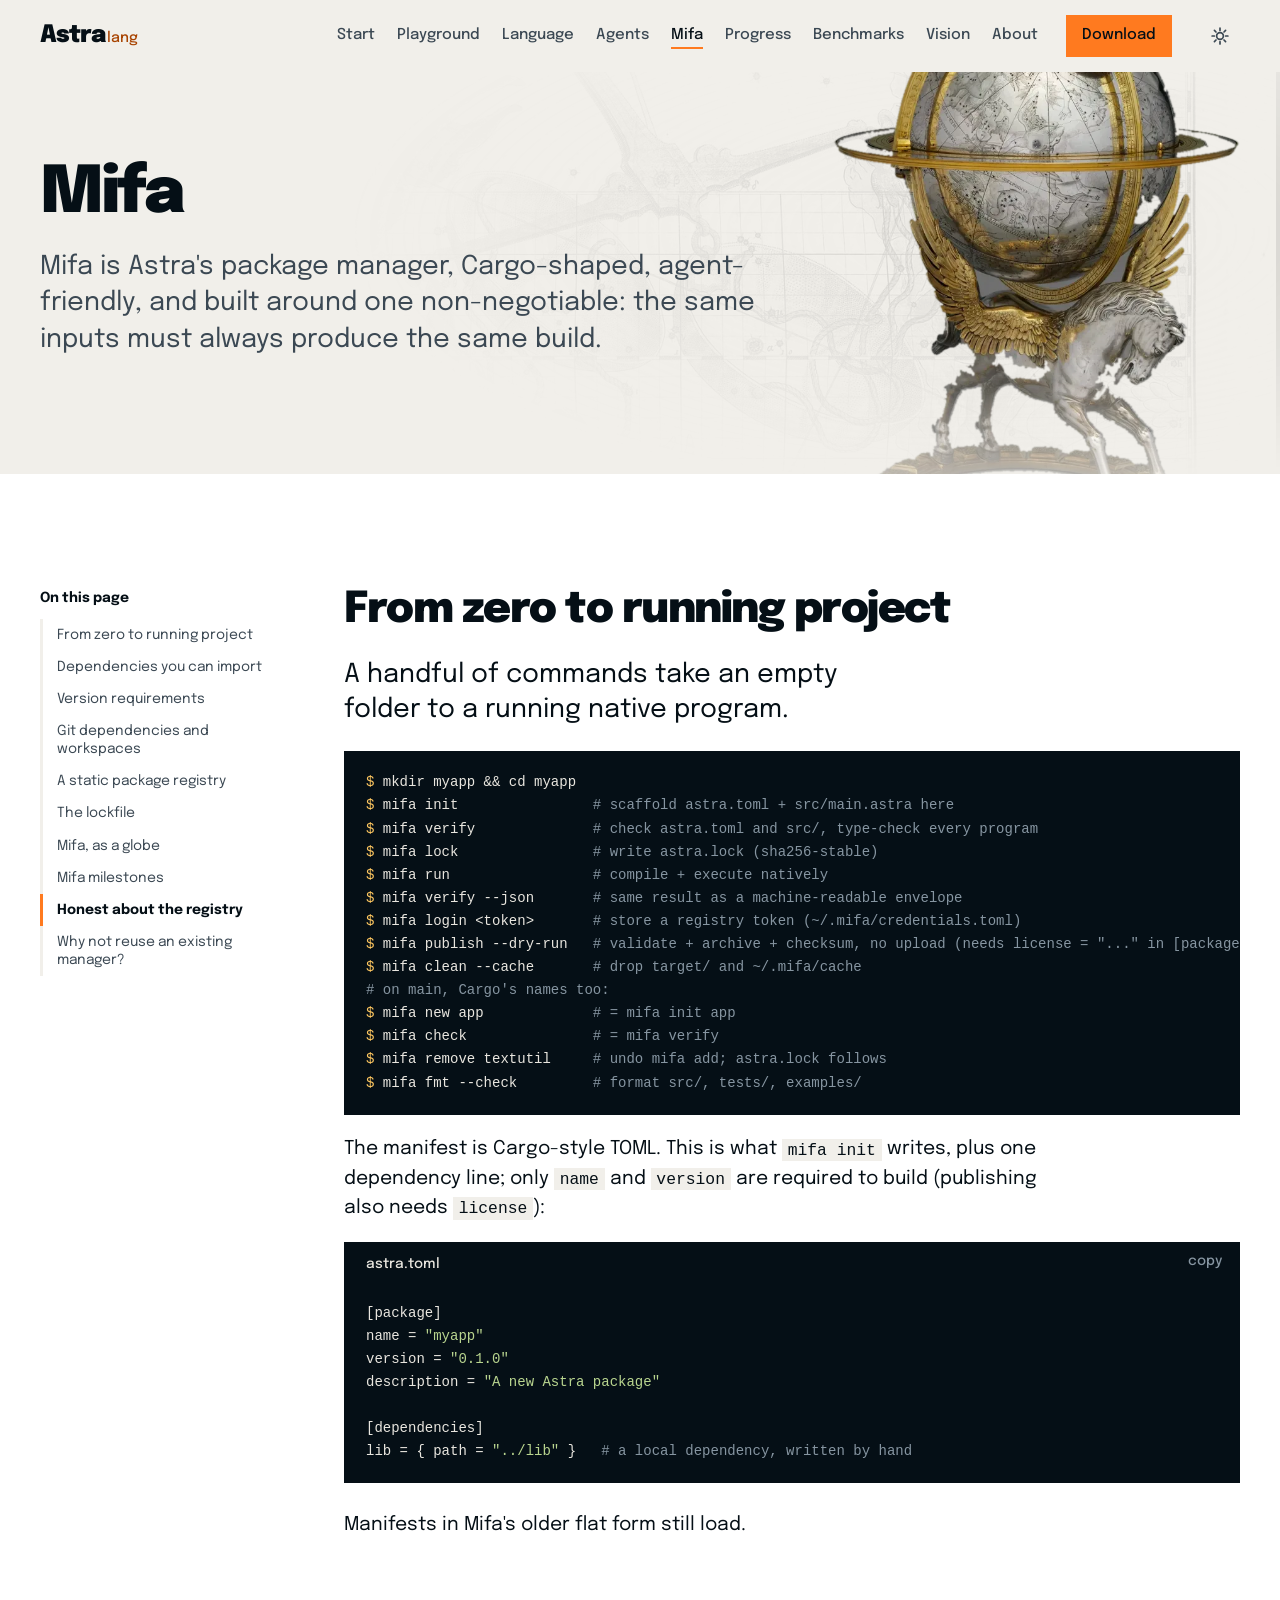
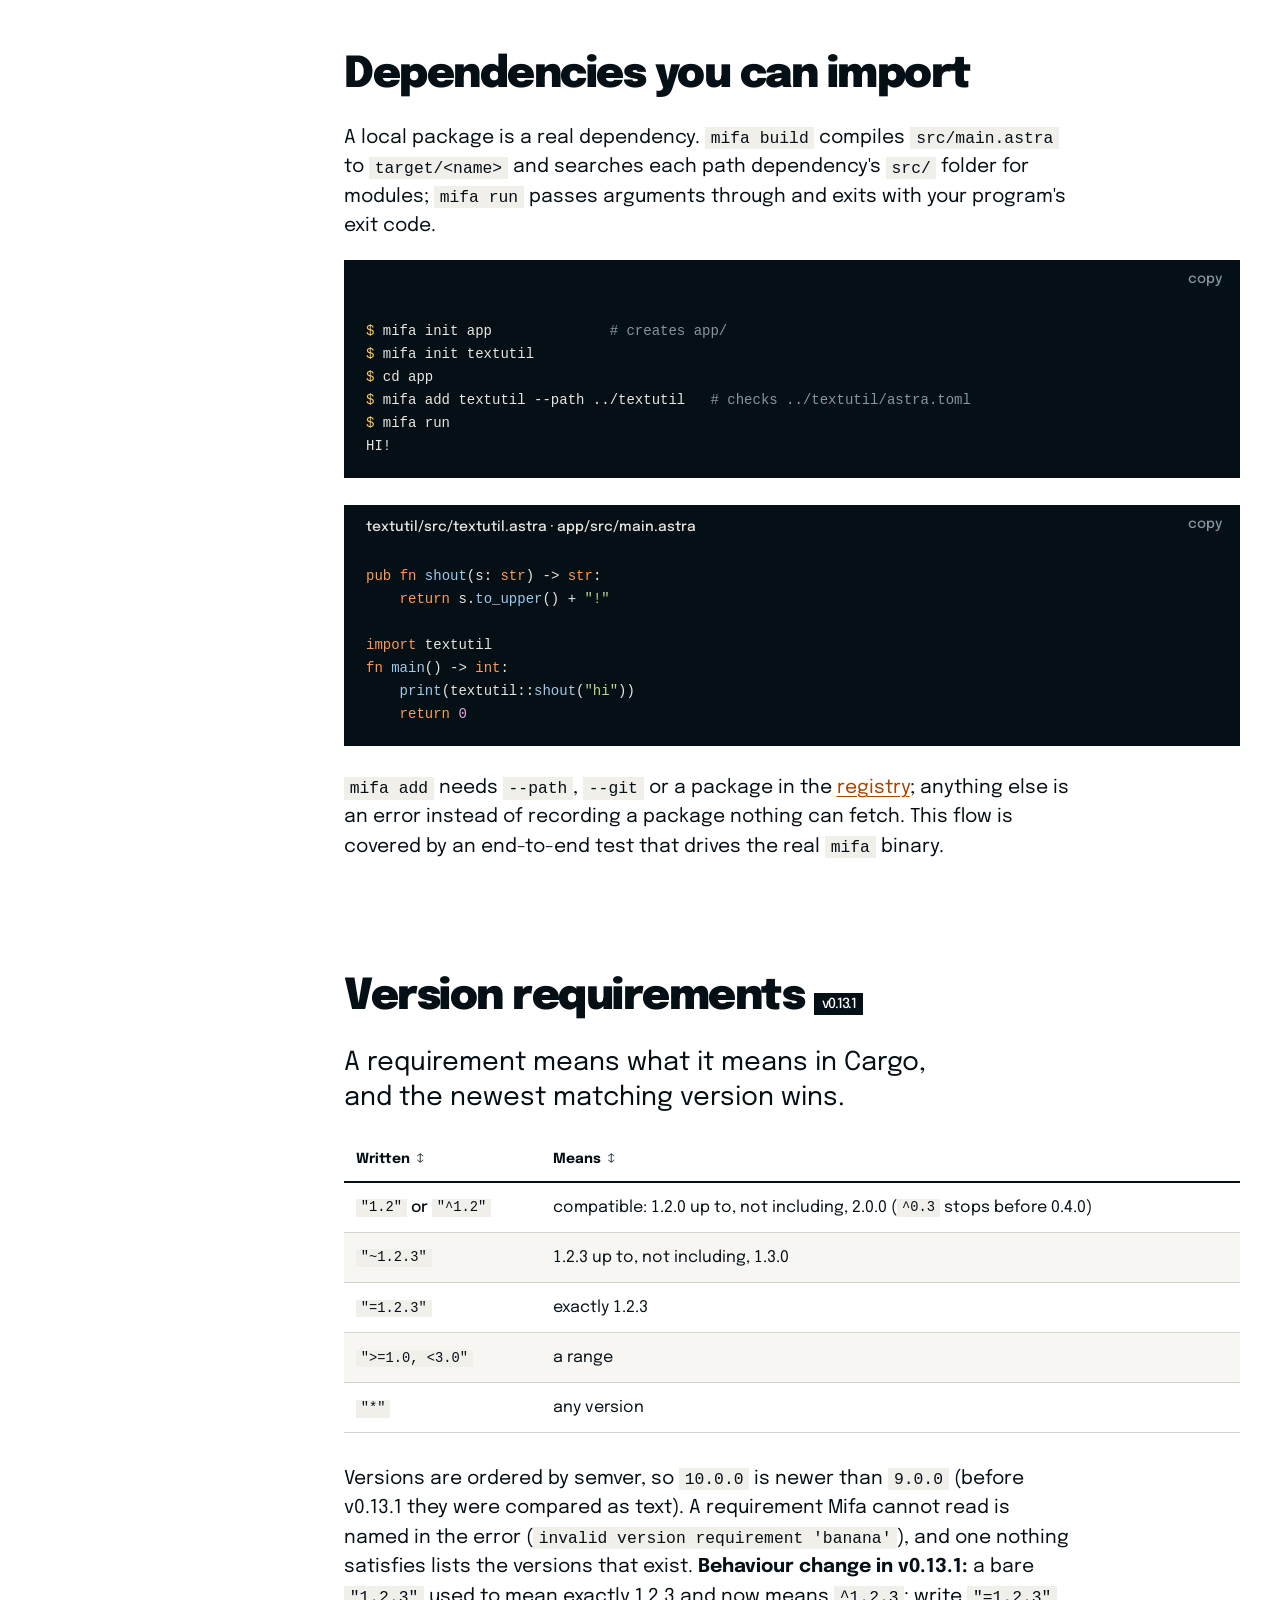
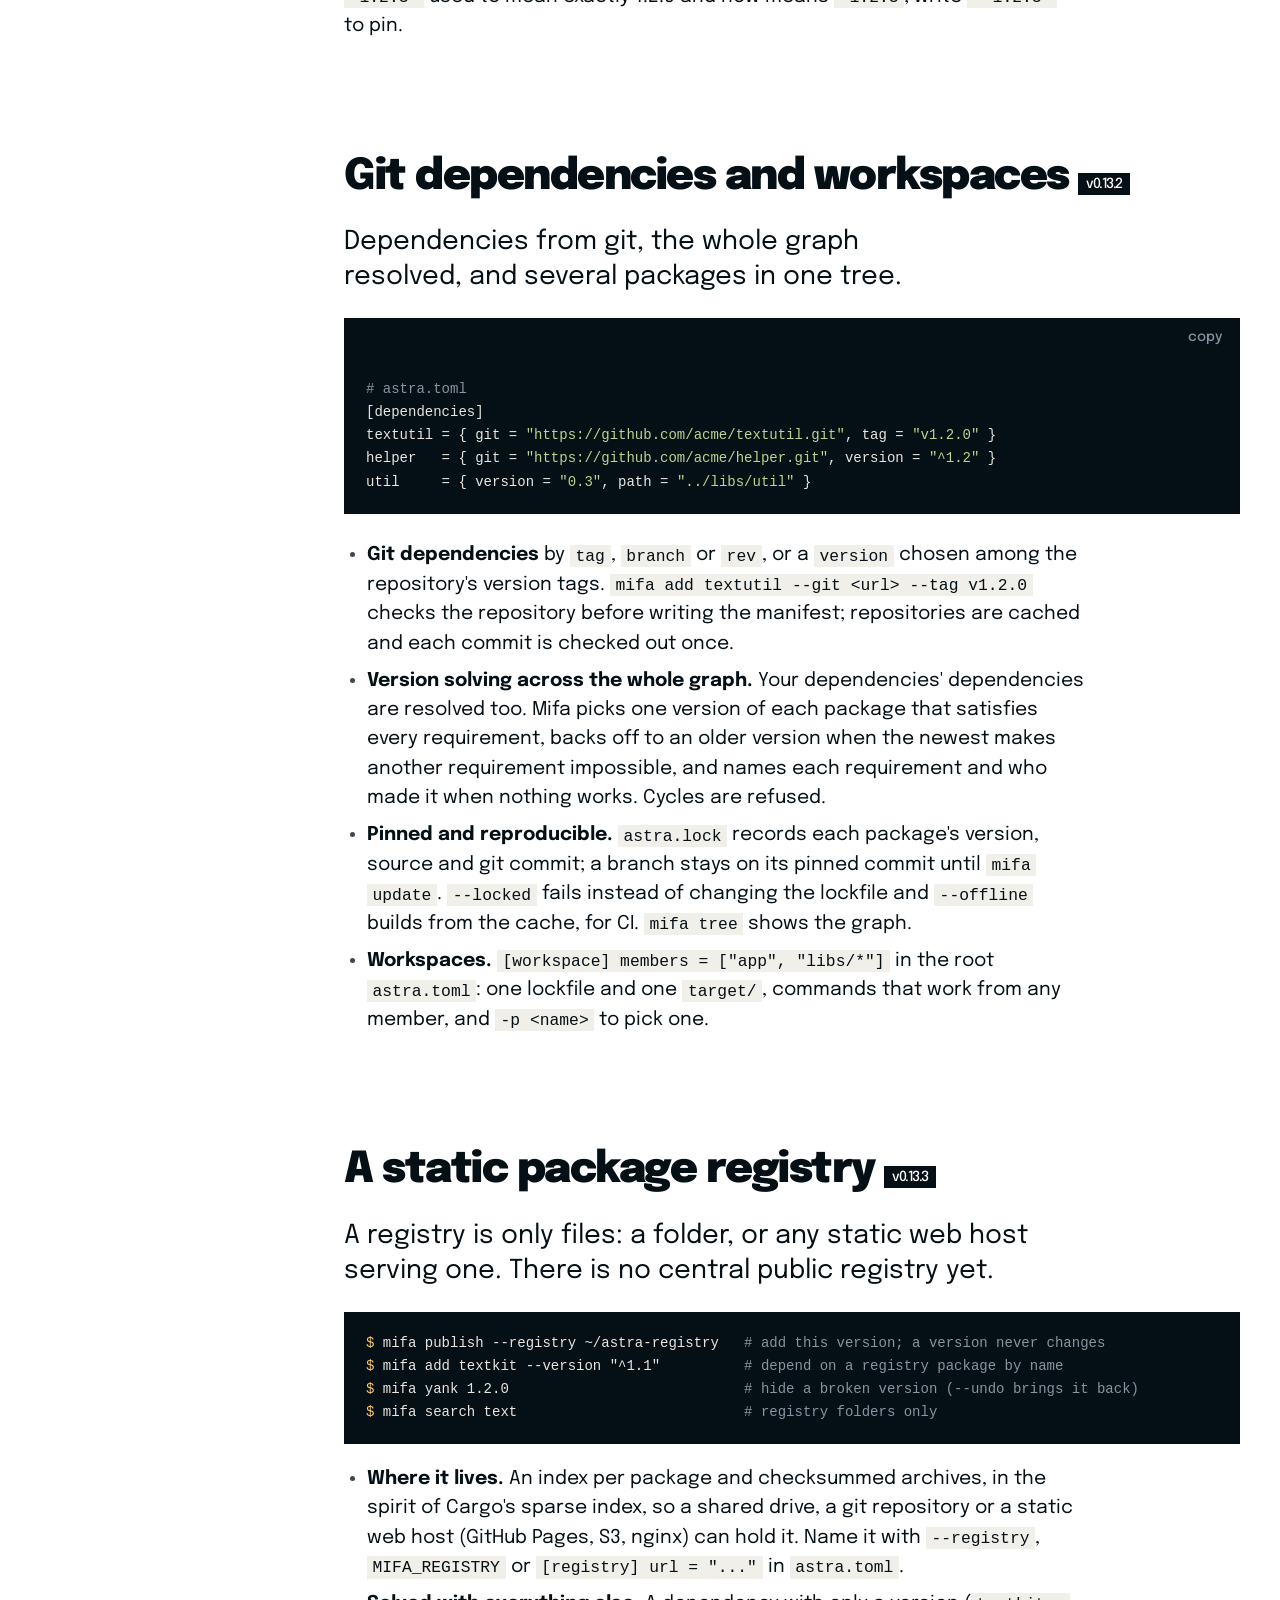
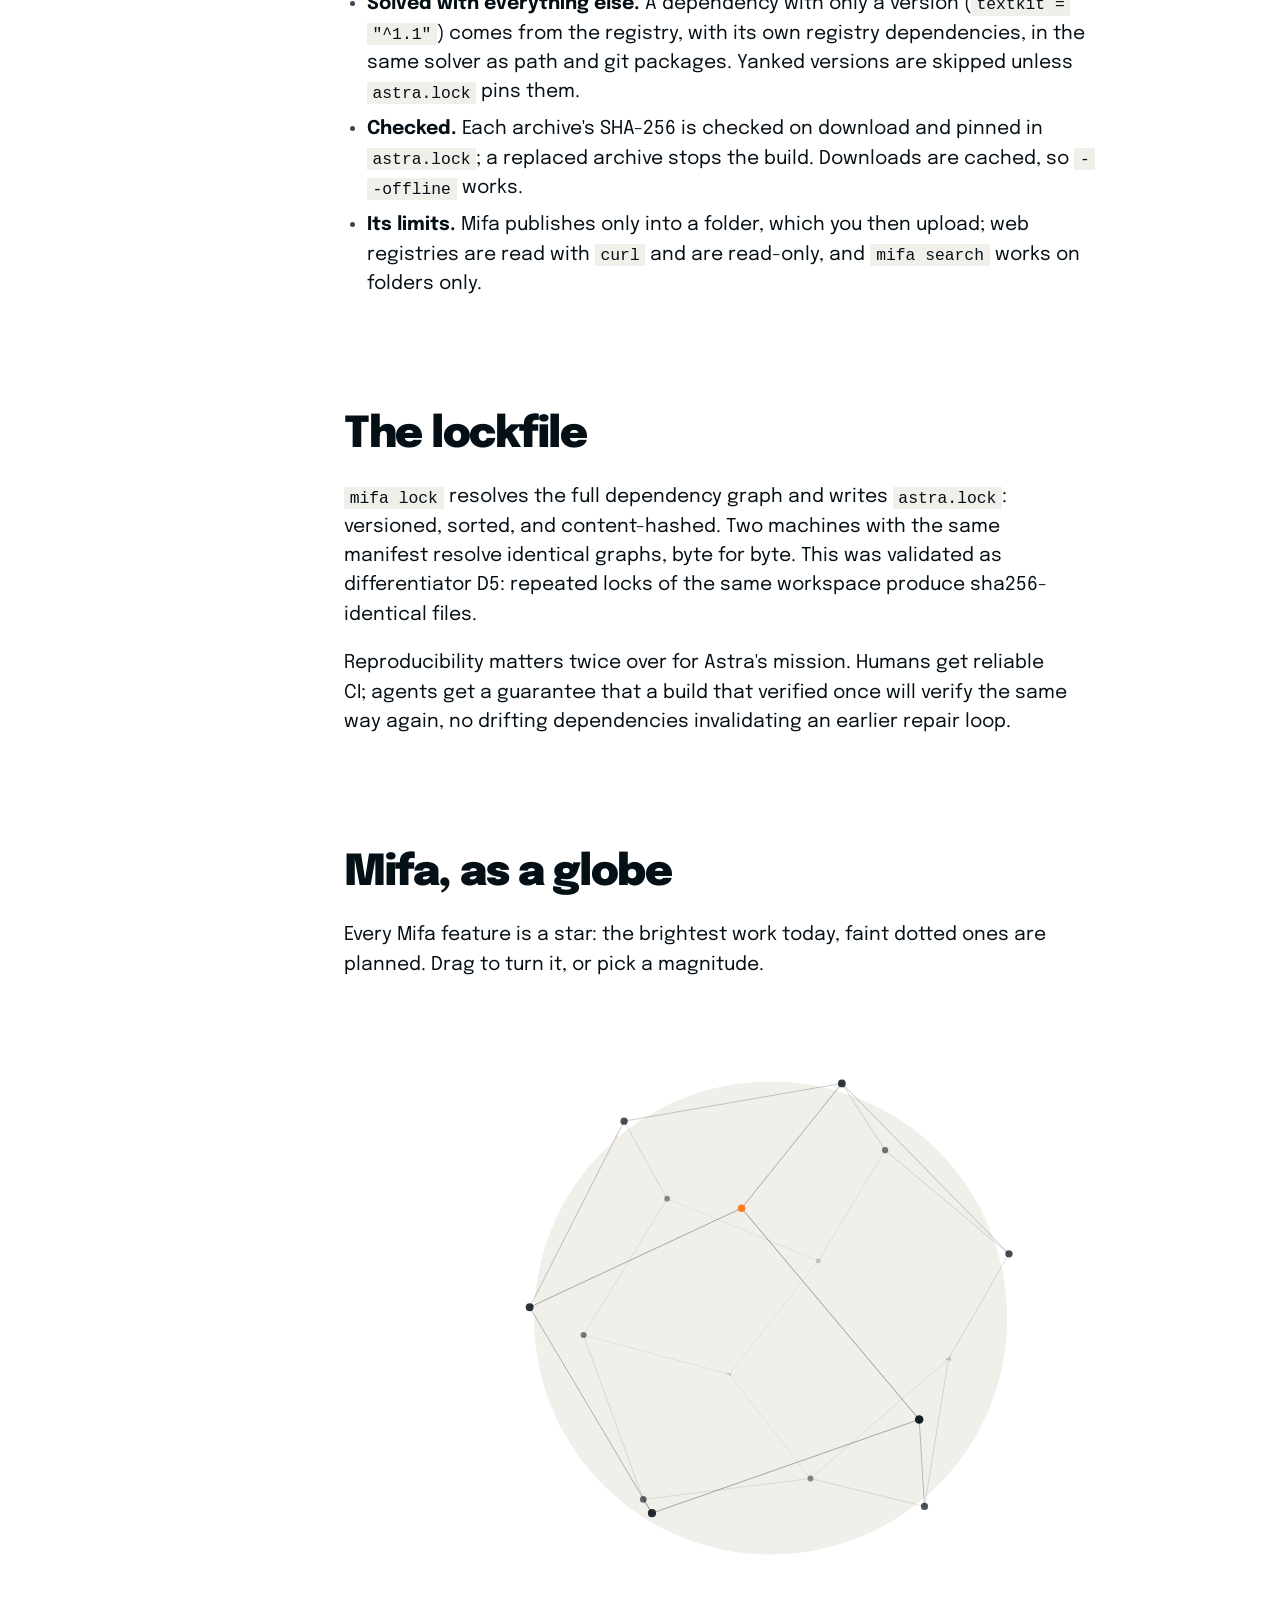
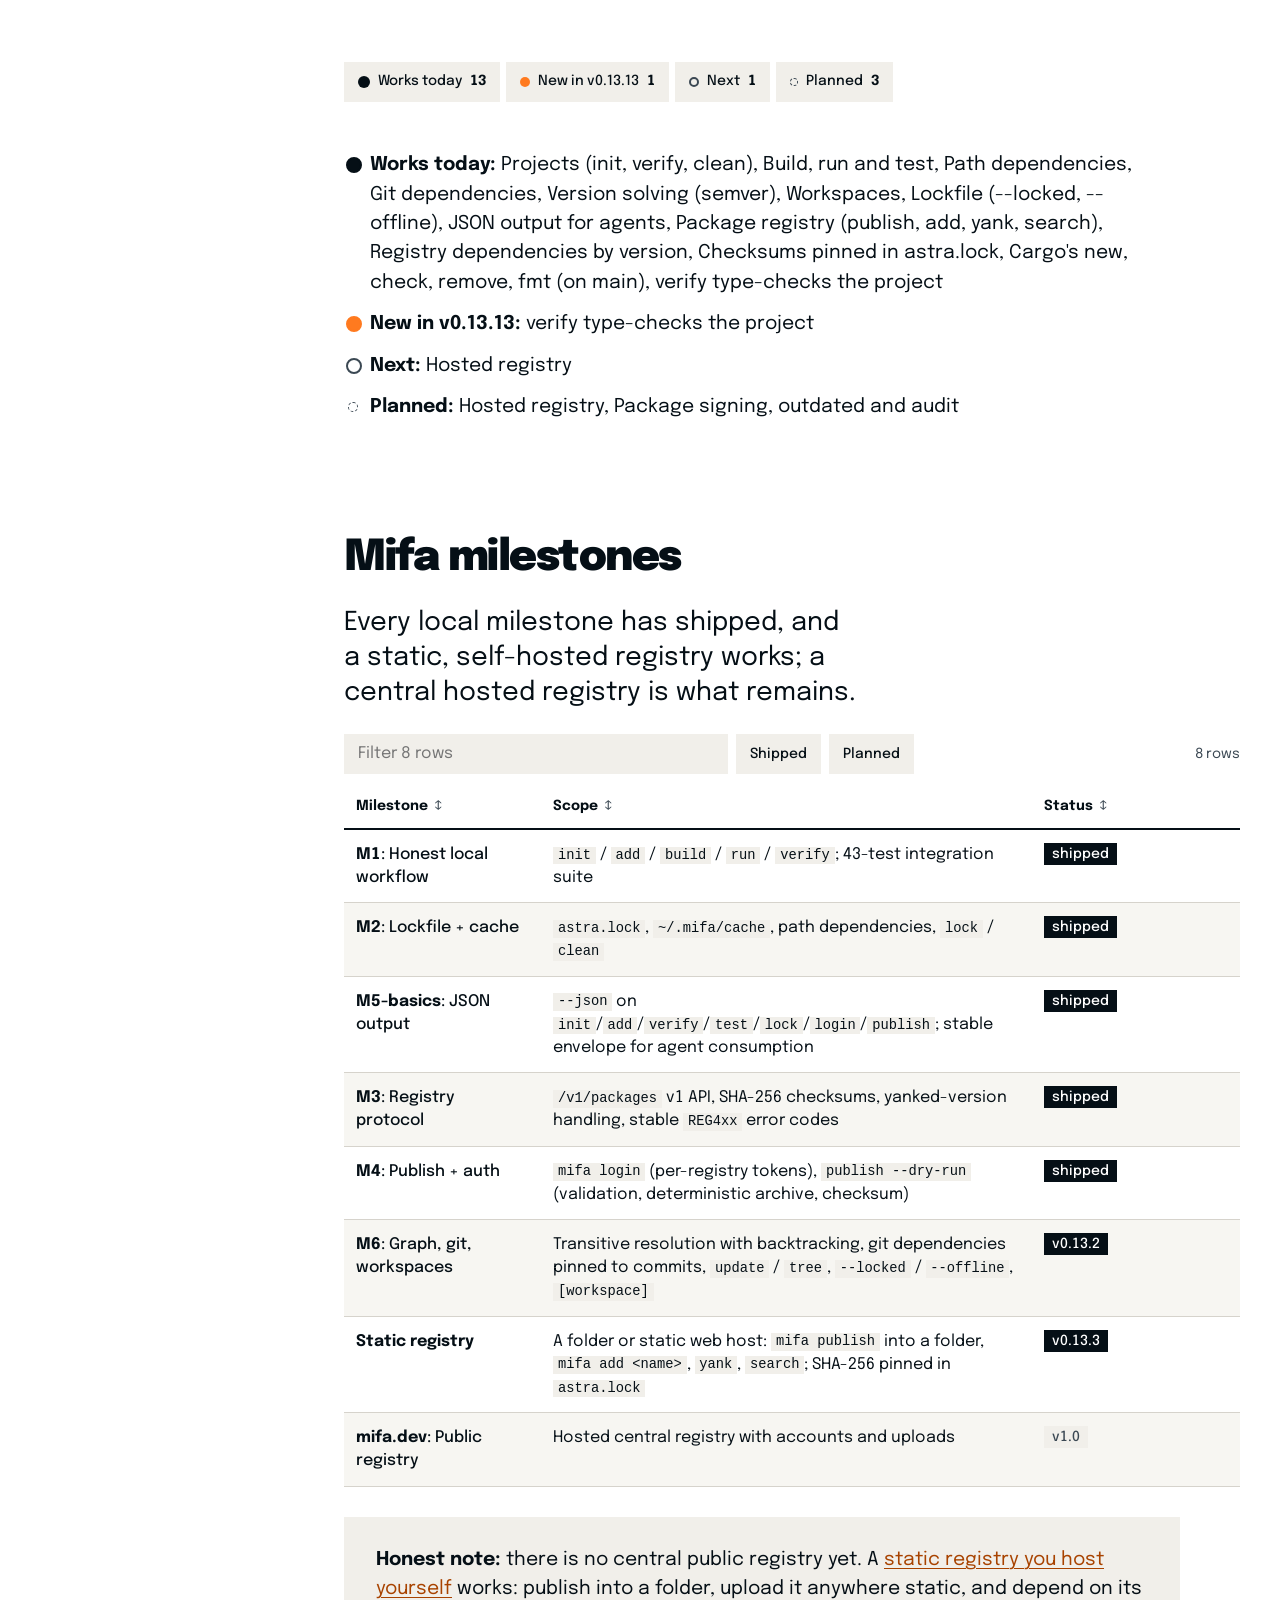
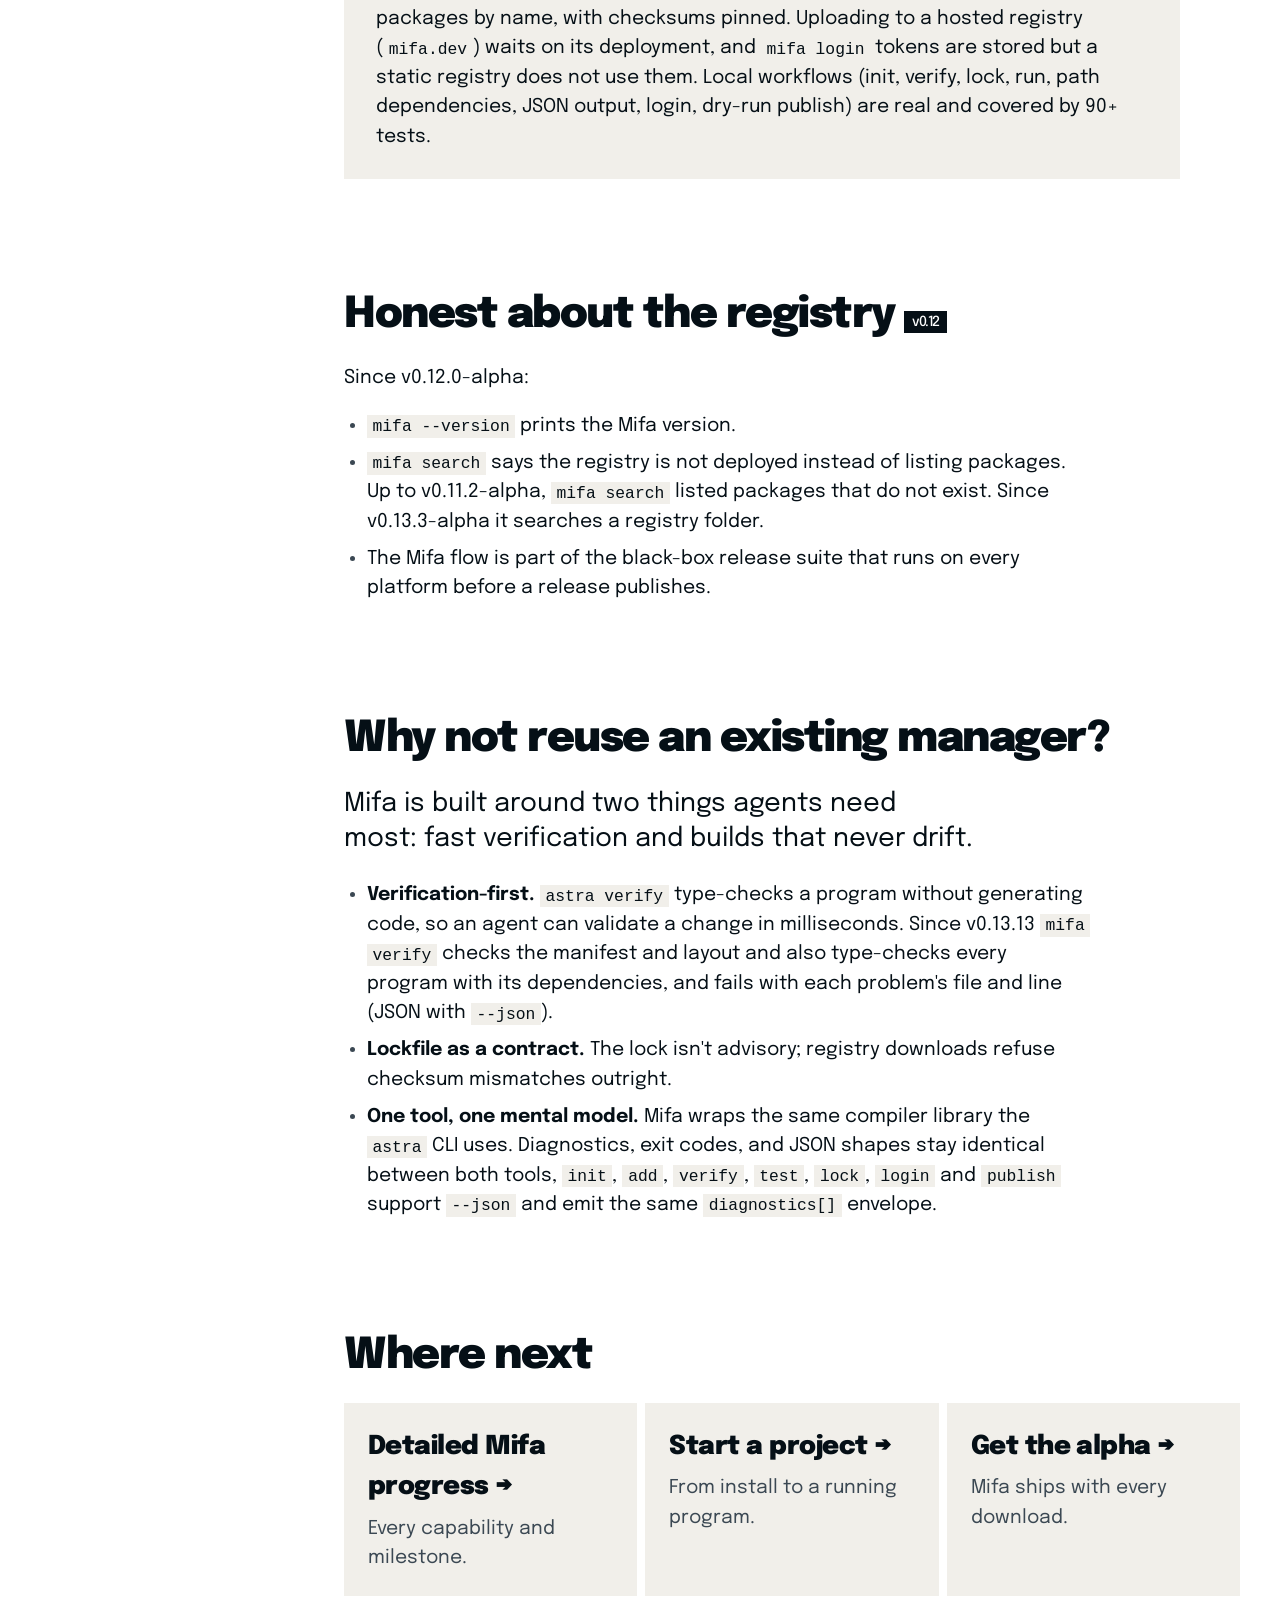
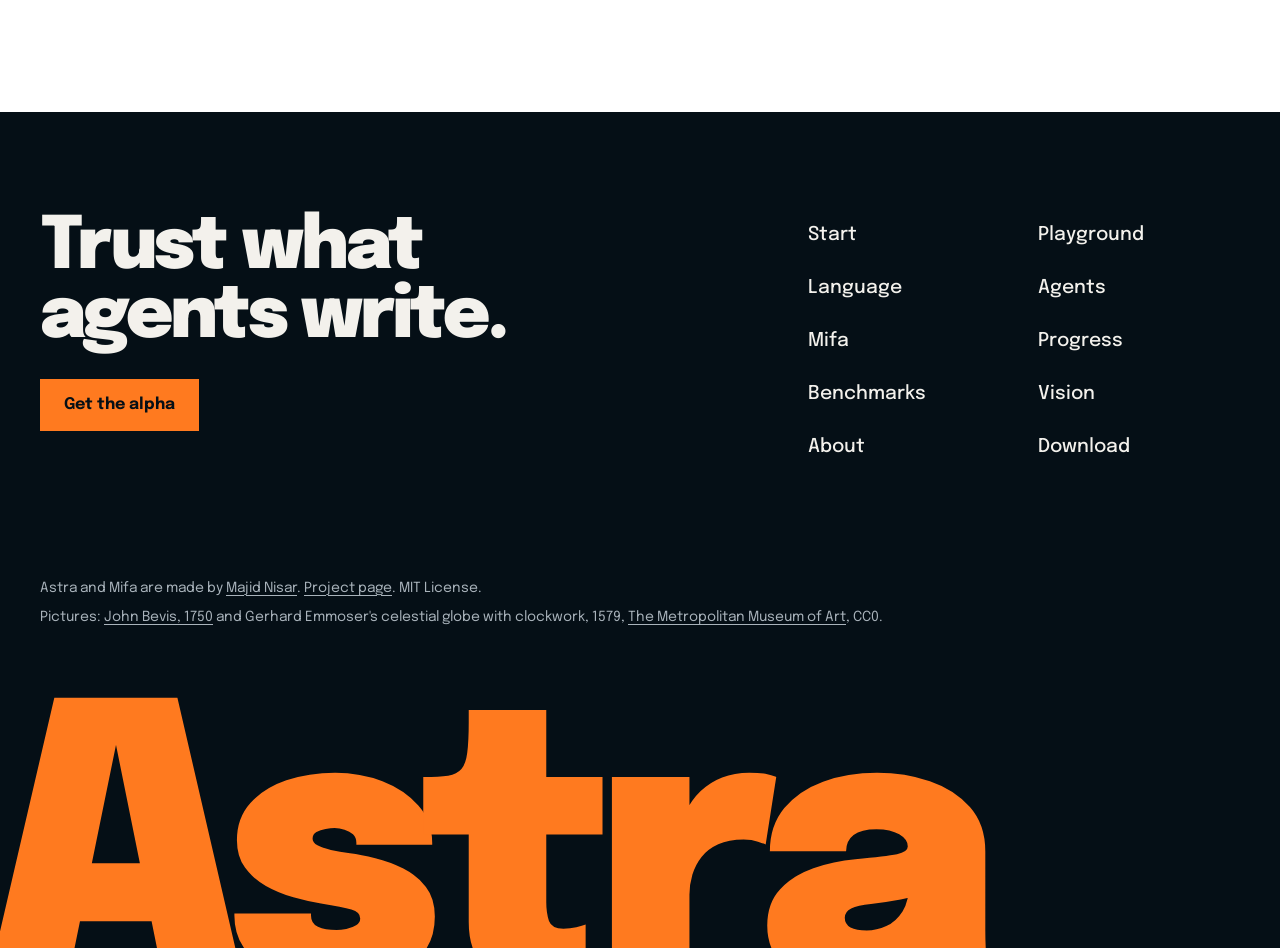
<file: mifa.html>
<!DOCTYPE html>
<html lang="en">
<head>
<meta charset="utf-8">
<meta name="viewport" content="width=device-width, initial-scale=1">
<script>(function(){var d=document.documentElement;d.classList.add('js');try{var t=localStorage.getItem('theme');if(t==='light'||t==='dark')d.dataset.theme=t}catch(e){}})();</script>
<title>Mifa: Astra's package manager</title>
<meta name="description" content="Mifa is Astra's package manager: project scaffolding, dependency resolution, reproducible astra.lock lockfiles, and a static, self-hosted package registry.">
<link rel="canonical" href="https://astra-lang.org/mifa.html">
<link rel="icon" type="image/svg+xml" href="assets/favicon.svg">
<meta name="theme-color" media="(prefers-color-scheme: light)" content="#f1efea"><!-- ds-allow-hardcode: meta theme-color cannot read CSS variables -->
<meta name="theme-color" media="(prefers-color-scheme: dark)" content="#050f16"><!-- ds-allow-hardcode: meta theme-color cannot read CSS variables -->
<meta name="author" content="Majid Nisar">
<meta property="og:type" content="website">
<meta property="og:site_name" content="astra-lang.org">
<meta property="og:title" content="Mifa: Astra's package manager">
<meta property="og:description" content="Mifa is Astra's package manager: project scaffolding, dependency resolution, reproducible astra.lock lockfiles, and a static, self-hosted package registry.">
<meta property="og:url" content="https://astra-lang.org/mifa.html">
<meta property="og:image" content="https://astra-lang.org/assets/og.png">
<meta property="og:image:width" content="1200">
<meta property="og:image:height" content="630">
<meta property="og:image:alt" content="Astra: a language built for the way code is written now. Verify, repair, compile, native.">
<meta name="twitter:card" content="summary_large_image">
<meta name="twitter:image" content="https://astra-lang.org/assets/og.png">
<meta name="twitter:title" content="Mifa: Astra's package manager">
<meta name="twitter:description" content="Mifa is Astra's package manager: project scaffolding, dependency resolution, reproducible astra.lock lockfiles, and a static, self-hosted package registry.">
<link rel="preconnect" href="https://fonts.googleapis.com">
<link rel="preconnect" href="https://fonts.gstatic.com" crossorigin>
<link href="https://fonts.googleapis.com/css2?family=Epilogue:wght@400;500;700;900&amp;display=swap" rel="stylesheet">
<link rel="stylesheet" href="assets/style.css">
<script src="assets/site.js" defer></script>
<script src="assets/orb.js" defer></script>
</head>
<body>
<a class="skip" href="#main">Skip to content</a>

<header class="site">
  <div class="wrap">
    <a class="brand" href="index.html" aria-label="Astra, home">Astra<span class="tld">lang</span></a>
    <nav class="main" aria-label="Main">
      <a href="start.html">Start</a>
      <a href="playground.html">Playground</a>
      <a href="language.html">Language</a>
      <a href="agents.html">Agents</a>
      <a href="mifa.html" aria-current="page">Mifa</a>
      <a href="progress.html">Progress</a>
      <a href="benchmarks.html">Benchmarks</a>
      <a href="vision.html">Vision</a>
      <a href="about.html">About</a>
      <a class="nav-cta" href="download.html">Download</a>
    </nav>
  </div>
</header>

<main id="main">
  <section class="page-head">
    <img class="head-plate" src="assets/celestial-globe-1579.webp" width="647" height="957" alt="A gilded and silver celestial globe from 1579, driven by clockwork and carried on a winged horse." decoding="async">
    <div class="wrap">
      <h1>Mifa</h1>
      <p class="lede">
        Mifa is Astra's package manager, Cargo-shaped, agent-friendly,
        and built around one non-negotiable: the same inputs must always
        produce the same build.
      </p>
    </div>
  </section>
<div class="doc">
  <nav class="toc" aria-label="On this page">
    <h2>On this page</h2>
    <ol>
      <li><a href="#from-zero-to-running-project">From zero to running project</a></li>
      <li><a href="#next">Dependencies you can import</a></li>
      <li><a href="#versions">Version requirements</a></li>
      <li><a href="#git-workspaces">Git dependencies and workspaces</a></li>
      <li><a href="#registry">A static package registry</a></li>
      <li><a href="#the-lockfile">The lockfile</a></li>
      <li><a href="#globe">Mifa, as a globe</a></li>
      <li><a href="#mifa-milestones">Mifa milestones</a></li>
      <li><a href="#next-release">Honest about the registry</a></li>
      <li><a href="#why-not-reuse-an-existing-manager">Why not reuse an existing manager?</a></li>
    </ol>
  </nav>
  <div class="doc-body">


  <section>
    <div class="wrap">
      <h2 id="from-zero-to-running-project">From zero to running project</h2>
      <p class="lead-in">A handful of commands take an empty folder to a running native program.</p>
<pre data-copy="none"><code><span class="p">$</span> mkdir myapp &amp;&amp; cd myapp
<span class="p">$</span> mifa init                <span class="c"># scaffold astra.toml + src/main.astra here</span>
<span class="p">$</span> mifa verify              <span class="c"># check astra.toml and src/, type-check every program</span>
<span class="p">$</span> mifa lock                <span class="c"># write astra.lock (sha256-stable)</span>
<span class="p">$</span> mifa run                 <span class="c"># compile + execute natively</span>
<span class="p">$</span> mifa verify --json       <span class="c"># same result as a machine-readable envelope</span>
<span class="p">$</span> mifa login &lt;token&gt;       <span class="c"># store a registry token (~/.mifa/credentials.toml)</span>
<span class="p">$</span> mifa publish --dry-run   <span class="c"># validate + archive + checksum, no upload (needs license = "..." in [package])</span>
<span class="p">$</span> mifa clean --cache       <span class="c"># drop target/ and ~/.mifa/cache</span>
<span class="c"># on main, Cargo's names too:</span>
<span class="p">$</span> mifa new app             <span class="c"># = mifa init app</span>
<span class="p">$</span> mifa check               <span class="c"># = mifa verify</span>
<span class="p">$</span> mifa remove textutil     <span class="c"># undo mifa add; astra.lock follows</span>
<span class="p">$</span> mifa fmt --check         <span class="c"># format src/, tests/, examples/</span></code></pre>

      <p>The manifest is Cargo-style TOML. This is what
      <code>mifa init</code> writes, plus one dependency line; only
      <code>name</code> and <code>version</code> are required to build
      (publishing also needs <code>license</code>):</p>
      <div class="codeblock">
        <span class="tab">astra.toml</span>
<pre><code>[package]
name = <span class="s">"myapp"</span>
version = <span class="s">"0.1.0"</span>
description = <span class="s">"A new Astra package"</span>

[dependencies]
lib = { path = <span class="s">"../lib"</span> }   <span class="c"># a local dependency, written by hand</span></code></pre>
      </div>
      <p>Manifests in Mifa's older flat form still load.</p>
    </div>
  </section>

  <section id="next">
    <div class="wrap">
      <h2>Dependencies you can import</h2>
      <p>A local package is a real dependency. <code>mifa build</code> compiles
      <code>src/main.astra</code> to <code>target/&lt;name&gt;</code> and
      searches each path dependency's <code>src/</code> folder for modules;
      <code>mifa run</code> passes arguments through and exits with your
      program's exit code.</p>
<pre><code><span class="p">$</span> mifa init app              <span class="c"># creates app/</span>
<span class="p">$</span> mifa init textutil
<span class="p">$</span> cd app
<span class="p">$</span> mifa add textutil --path ../textutil   <span class="c"># checks ../textutil/astra.toml</span>
<span class="p">$</span> mifa run
HI!</code></pre>
      <div class="codeblock">
        <span class="tab">textutil/src/textutil.astra · app/src/main.astra</span>
<pre><code><span class="kw">pub</span> <span class="kw">fn</span> <span class="fn">shout</span>(s: <span class="kw">str</span>) -&gt; <span class="kw">str</span>:
    <span class="kw">return</span> s.<span class="fn">to_upper</span>() + <span class="s">&quot;!&quot;</span>

<span class="kw">import</span> textutil
<span class="kw">fn</span> <span class="fn">main</span>() -&gt; <span class="kw">int</span>:
    <span class="fn">print</span>(textutil::<span class="fn">shout</span>(<span class="s">&quot;hi&quot;</span>))
    <span class="kw">return</span> <span class="n">0</span></code></pre>
      </div>
      <p><code>mifa add</code> needs <code>--path</code>, <code>--git</code>
      or a package in the <a href="#registry">registry</a>; anything else is
      an error instead of recording a package nothing can fetch. This flow is covered
      by an end-to-end test that drives the real <code>mifa</code> binary.</p>
    </div>
  </section>

  <section id="versions">
    <div class="wrap">
      <h2>Version requirements <span class="badge done">v0.13.1</span></h2>
      <p class="lead-in">A requirement means what it means in Cargo, and the newest matching version wins.</p>
      <div class="table-wrap stack"><table>
        <thead><tr><th>Written</th><th>Means</th></tr></thead>
        <tbody>
          <tr><td data-label="Written"><code>"1.2"</code> or <code>"^1.2"</code></td><td data-label="Means">compatible: 1.2.0 up to, not including, 2.0.0 (<code>^0.3</code> stops before 0.4.0)</td></tr>
          <tr><td data-label="Written"><code>"~1.2.3"</code></td><td data-label="Means">1.2.3 up to, not including, 1.3.0</td></tr>
          <tr><td data-label="Written"><code>"=1.2.3"</code></td><td data-label="Means">exactly 1.2.3</td></tr>
          <tr><td data-label="Written"><code>"&gt;=1.0, &lt;3.0"</code></td><td data-label="Means">a range</td></tr>
          <tr><td data-label="Written"><code>"*"</code></td><td data-label="Means">any version</td></tr>
        </tbody>
      </table></div>
      <p>Versions are ordered by semver, so <code>10.0.0</code> is newer than
      <code>9.0.0</code> (before v0.13.1 they were compared as text). A
      requirement Mifa cannot read is named in the error
      (<code>invalid version requirement 'banana'</code>), and one nothing
      satisfies lists the versions that exist.
      <strong>Behaviour change in v0.13.1:</strong> a bare
      <code>"1.2.3"</code> used to mean exactly 1.2.3 and now means
      <code>^1.2.3</code>; write <code>"=1.2.3"</code> to pin.</p>
    </div>
  </section>

  <section id="git-workspaces">
    <div class="wrap">
      <h2>Git dependencies and workspaces <span class="badge done">v0.13.2</span></h2>
      <p class="lead-in">Dependencies from git, the whole graph resolved, and several packages in one tree.</p>
<pre><code><span class="c"># astra.toml</span>
[dependencies]
textutil = { git = <span class="s">"https://github.com/acme/textutil.git"</span>, tag = <span class="s">"v1.2.0"</span> }
helper   = { git = <span class="s">"https://github.com/acme/helper.git"</span>, version = <span class="s">"^1.2"</span> }
util     = { version = <span class="s">"0.3"</span>, path = <span class="s">"../libs/util"</span> }</code></pre>
      <ul>
        <li><strong>Git dependencies</strong> by <code>tag</code>,
        <code>branch</code> or <code>rev</code>, or a <code>version</code>
        chosen among the repository's version tags.
        <code>mifa add textutil --git &lt;url&gt; --tag v1.2.0</code> checks
        the repository before writing the manifest; repositories are cached
        and each commit is checked out once.</li>
        <li><strong>Version solving across the whole graph.</strong> Your
        dependencies' dependencies are resolved too. Mifa picks one version
        of each package that satisfies every requirement, backs off to an
        older version when the newest makes another requirement impossible,
        and names each requirement and who made it when nothing works.
        Cycles are refused.</li>
        <li><strong>Pinned and reproducible.</strong> <code>astra.lock</code>
        records each package's version, source and git commit; a branch
        stays on its pinned commit until <code>mifa update</code>.
        <code>--locked</code> fails instead of changing the lockfile and
        <code>--offline</code> builds from the cache, for CI.
        <code>mifa tree</code> shows the graph.</li>
        <li><strong>Workspaces.</strong> <code>[workspace] members = ["app",
        "libs/*"]</code> in the root <code>astra.toml</code>: one lockfile
        and one <code>target/</code>, commands that work from any member,
        and <code>-p &lt;name&gt;</code> to pick one.</li>
      </ul>
    </div>
  </section>

  <section id="registry">
    <div class="wrap">
      <h2>A static package registry <span class="badge done">v0.13.3</span></h2>
      <p class="lead-in">A registry is only files: a folder, or any static web host serving one. There is no central public registry yet.</p>
<pre data-copy="none"><code><span class="p">$</span> mifa publish --registry ~/astra-registry   <span class="c"># add this version; a version never changes</span>
<span class="p">$</span> mifa add textkit --version "^1.1"          <span class="c"># depend on a registry package by name</span>
<span class="p">$</span> mifa yank 1.2.0                            <span class="c"># hide a broken version (--undo brings it back)</span>
<span class="p">$</span> mifa search text                           <span class="c"># registry folders only</span></code></pre>
      <ul>
        <li><strong>Where it lives.</strong> An index per package and
        checksummed archives, in the spirit of Cargo's sparse index, so a
        shared drive, a git repository or a static web host (GitHub Pages,
        S3, nginx) can hold it. Name it with <code>--registry</code>,
        <code>MIFA_REGISTRY</code> or <code>[registry] url = "..."</code> in
        <code>astra.toml</code>.</li>
        <li><strong>Solved with everything else.</strong> A dependency with
        only a version (<code>textkit = "^1.1"</code>) comes from the
        registry, with its own registry dependencies, in the same solver as
        path and git packages. Yanked versions are skipped unless
        <code>astra.lock</code> pins them.</li>
        <li><strong>Checked.</strong> Each archive's SHA-256 is checked on
        download and pinned in <code>astra.lock</code>; a replaced archive
        stops the build. Downloads are cached, so <code>--offline</code>
        works.</li>
        <li><strong>Its limits.</strong> Mifa publishes only into a folder,
        which you then upload; web registries are read with
        <code>curl</code> and are read-only, and <code>mifa search</code>
        works on folders only.</li>
      </ul>
    </div>
  </section>

  <section>
    <div class="wrap">
      <h2 id="the-lockfile">The lockfile</h2>
      <p>
        <code>mifa lock</code> resolves the full dependency graph and writes
        <code>astra.lock</code>: versioned, sorted, and content-hashed. Two
        machines with the same manifest resolve identical graphs, byte for
        byte. This was validated as differentiator D5: repeated locks of the
        same workspace produce sha256-identical files.
      </p>
      <p>
        Reproducibility matters twice over for Astra's mission. Humans get
        reliable CI; agents get a guarantee that a build that verified once
        will verify the same way again, no drifting dependencies invalidating
        an earlier repair loop.
      </p>
    </div>
  </section>

  <section id="globe">
    <div class="wrap">
      <h2>Mifa, as a globe</h2>
      <p>Every Mifa feature is a star: the brightest work today, faint dotted ones are planned. Drag to turn it, or pick a magnitude.</p>
      <figure class="orb orb-plain" data-orb="mifa" hidden>
        <div class="orb-frame">
          <canvas tabindex="0" role="img" aria-label="A turning globe of Mifa's features, coloured by status. The same features are listed below."></canvas>
          <div class="orb-tip" role="presentation" hidden></div>
        </div>
        <div class="orb-caption"><div class="orb-keys" role="group" aria-label="Highlight a status"></div></div>
      </figure>
      <!-- status:orb-data:mifa --><script type="application/json" class="orb-data" data-for="mifa">{"statuses":[{"id":"works","name":"Works today","items":["Projects (init, verify, clean)","Build, run and test","Path dependencies","Git dependencies","Version solving (semver)","Workspaces","Lockfile (--locked, --offline)","JSON output for agents","Package registry (publish, add, yank, search)","Registry dependencies by version","Checksums pinned in astra.lock","Cargo's new, check, remove, fmt (on main)"]},{"id":"shipped","name":"New in v0.13.13","items":["verify type-checks the project"]},{"id":"next","name":"Next","items":["Hosted registry"]},{"id":"planned","name":"Planned","items":["Package signing","outdated and audit"]}]}</script><!-- /status:orb-data:mifa -->
      <!-- status:mifa-list --><ul class="status-list">
  <li data-status="works"><b>Works today:</b> Projects (init, verify, clean), Build, run and test, Path dependencies, Git dependencies, Version solving (semver), Workspaces, Lockfile (--locked, --offline), JSON output for agents, Package registry (publish, add, yank, search), Registry dependencies by version, Checksums pinned in astra.lock, Cargo's new, check, remove, fmt (on main), verify type-checks the project</li>
  <li data-status="shipped"><b>New in v0.13.13:</b> verify type-checks the project</li>
  <li data-status="next"><b>Next:</b> Hosted registry</li>
  <li data-status="planned"><b>Planned:</b> Hosted registry, Package signing, outdated and audit</li>
</ul><!-- /status:mifa-list -->
    </div>
  </section>

  <section>
    <div class="wrap">
      <h2 id="mifa-milestones">Mifa milestones</h2>
      <p class="lead-in">Every local milestone has shipped, and a static, self-hosted registry works; a central hosted registry is what remains.</p>
      <div class="table-wrap stack"><table>
        <thead><tr><th>Milestone</th><th>Scope</th><th>Status</th></tr></thead>
        <tbody>
          <tr>
            <td data-label="Milestone"><strong>M1</strong>: Honest local workflow</td>
            <td data-label="Scope"><code>init</code> / <code>add</code> / <code>build</code> / <code>run</code> / <code>verify</code>; 43-test integration suite</td>
            <td class="badge-cell" data-label="Status"><span class="badge done">shipped</span></td>
          </tr>
          <tr>
            <td data-label="Milestone"><strong>M2</strong>: Lockfile + cache</td>
            <td data-label="Scope"><code>astra.lock</code>, <code>~/.mifa/cache</code>, path dependencies, <code>lock</code> / <code>clean</code></td>
            <td class="badge-cell" data-label="Status"><span class="badge done">shipped</span></td>
          </tr>
          <tr>
            <td data-label="Milestone"><strong>M5-basics</strong>: JSON output</td>
            <td data-label="Scope"><code>--json</code> on <code>init</code>/<code>add</code>/<code>verify</code>/<code>test</code>/<code>lock</code>/<code>login</code>/<code>publish</code>; stable envelope for agent consumption</td>
            <td class="badge-cell" data-label="Status"><span class="badge done">shipped</span></td>
          </tr>
          <tr>
            <td data-label="Milestone"><strong>M3</strong>: Registry protocol</td>
            <td data-label="Scope"><code>/v1/packages</code> v1 API, SHA-256 checksums, yanked-version handling, stable <code>REG4xx</code> error codes</td>
            <td class="badge-cell" data-label="Status"><span class="badge done">shipped</span></td>
          </tr>
          <tr>
            <td data-label="Milestone"><strong>M4</strong>: Publish + auth</td>
            <td data-label="Scope"><code>mifa login</code> (per-registry tokens), <code>publish --dry-run</code> (validation, deterministic archive, checksum)</td>
            <td class="badge-cell" data-label="Status"><span class="badge done">shipped</span></td>
          </tr>
          <tr>
            <td data-label="Milestone"><strong>M6</strong>: Graph, git, workspaces</td>
            <td data-label="Scope">Transitive resolution with backtracking, git dependencies pinned to commits, <code>update</code> / <code>tree</code>, <code>--locked</code> / <code>--offline</code>, <code>[workspace]</code></td>
            <td class="badge-cell" data-label="Status"><span class="badge done">v0.13.2</span></td>
          </tr>
          <tr>
            <td data-label="Milestone"><strong>Static registry</strong></td>
            <td data-label="Scope">A folder or static web host: <code>mifa publish</code> into a folder, <code>mifa add &lt;name&gt;</code>, <code>yank</code>, <code>search</code>; SHA-256 pinned in <code>astra.lock</code></td>
            <td class="badge-cell" data-label="Status"><span class="badge done">v0.13.3</span></td>
          </tr>
          <tr>
            <td data-label="Milestone"><strong>mifa.dev</strong>: Public registry</td>
            <td data-label="Scope">Hosted central registry with accounts and uploads</td>
            <td class="badge-cell" data-label="Status"><span class="badge planned">v1.0</span></td>
          </tr>
        </tbody>
      </table></div>
      <div class="callout">
        <p><strong>Honest note:</strong> there is no central public registry
        yet. A <a href="#registry">static registry you host yourself</a>
        works: publish into a folder, upload it anywhere static, and depend
        on its packages by name, with checksums pinned. Uploading to a hosted
        registry (<code>mifa.dev</code>) waits on its deployment, and
        <code>mifa login</code> tokens are stored but a static registry does
        not use them. Local workflows (init, verify, lock, run, path
        dependencies, JSON output, login, dry-run publish) are real and
        covered by 90+ tests.</p>
      </div>
    </div>
  </section>

  <section id="next-release">
    <div class="wrap">
      <h2>Honest about the registry <span class="badge done">v0.12</span></h2>
      <p>Since v0.12.0-alpha:</p>
      <ul>
        <li><code>mifa --version</code> prints the Mifa version.</li>
        <li><code>mifa search</code> says the registry is not deployed instead
        of listing packages. Up to v0.11.2-alpha, <code>mifa search</code>
        listed packages that do not exist. Since v0.13.3-alpha it searches
        a registry folder.</li>
        <li>The Mifa flow is part of the black-box release suite that runs on
        every platform before a release publishes.</li>
      </ul>
    </div>
  </section>

  <section>
    <div class="wrap">
      <h2 id="why-not-reuse-an-existing-manager">Why not reuse an existing manager?</h2>
      <p class="lead-in">Mifa is built around two things agents need most: fast verification and builds that never drift.</p>
      <ul>
        <li><strong>Verification-first.</strong> <code>astra verify</code>
        type-checks a program without generating code, so an agent can
        validate a change in milliseconds. Since v0.13.13
        <code>mifa verify</code> checks the manifest and layout and also
        type-checks every program with its dependencies, and fails with each
        problem's file and line (JSON with <code>--json</code>).</li>
        <li><strong>Lockfile as a contract.</strong> The lock isn't advisory;
        registry downloads refuse checksum mismatches outright.</li>
        <li><strong>One tool, one mental model.</strong> Mifa wraps the same
        compiler library the <code>astra</code> CLI uses. Diagnostics, exit
        codes, and JSON shapes stay identical between both tools, <code>init</code>, <code>add</code>, <code>verify</code>,
        <code>test</code>, <code>lock</code>, <code>login</code> and
        <code>publish</code> support <code>--json</code> and emit the same
        <code>diagnostics[]</code> envelope.</li>
      </ul>
    </div>
  </section>
  <nav class="next-steps" aria-label="Where next"><h2>Where next</h2><div><a href="progress.html#mifa"><b>Detailed Mifa progress</b><span>Every capability and milestone.</span></a><a href="start.html"><b>Start a project</b><span>From install to a running program.</span></a><a href="download.html"><b>Get the alpha</b><span>Mifa ships with every download.</span></a></div></nav>
  </div>
</div>
</main>

<footer class="site">
  <div class="wrap">
    <div class="foot-top">
      <div>
        <p class="foot-invite">Trust what agents write.</p>
        <a class="btn primary" href="download.html">Get the alpha</a>
      </div>
      <ul class="foot-links">
        <li><a href="start.html">Start</a></li>
        <li><a href="playground.html">Playground</a></li>
        <li><a href="language.html">Language</a></li>
        <li><a href="agents.html">Agents</a></li>
        <li><a href="mifa.html">Mifa</a></li>
        <li><a href="progress.html">Progress</a></li>
        <li><a href="benchmarks.html">Benchmarks</a></li>
        <li><a href="vision.html">Vision</a></li>
        <li><a href="about.html">About</a></li>
        <li><a href="download.html">Download</a></li>
      </ul>
    </div>
    <div class="foot-legal">
      <p>Astra and Mifa are made by <a href="https://majidnisar.com">Majid Nisar</a>. <a href="https://majidnisar.com/projects/astra/">Project page</a>. MIT License.</p>
      <p class="credits">Pictures: <a href="https://commons.wikimedia.org/wiki/File:1750_star_chart_of_the_constellations_Libra,_Cancer_and_neighboring_stars_from_John_Bevis%27_Celestial_Atlas.jpg">John Bevis, 1750</a> and Gerhard Emmoser's celestial globe with clockwork, 1579, <a href="https://www.metmuseum.org/art/collection/search/193606">The Metropolitan Museum of Art</a>, CC0.</p>
    </div>
  </div>
  <span class="foot-name" aria-hidden="true">Astra</span>
</footer>

</body>
</html>
</file>
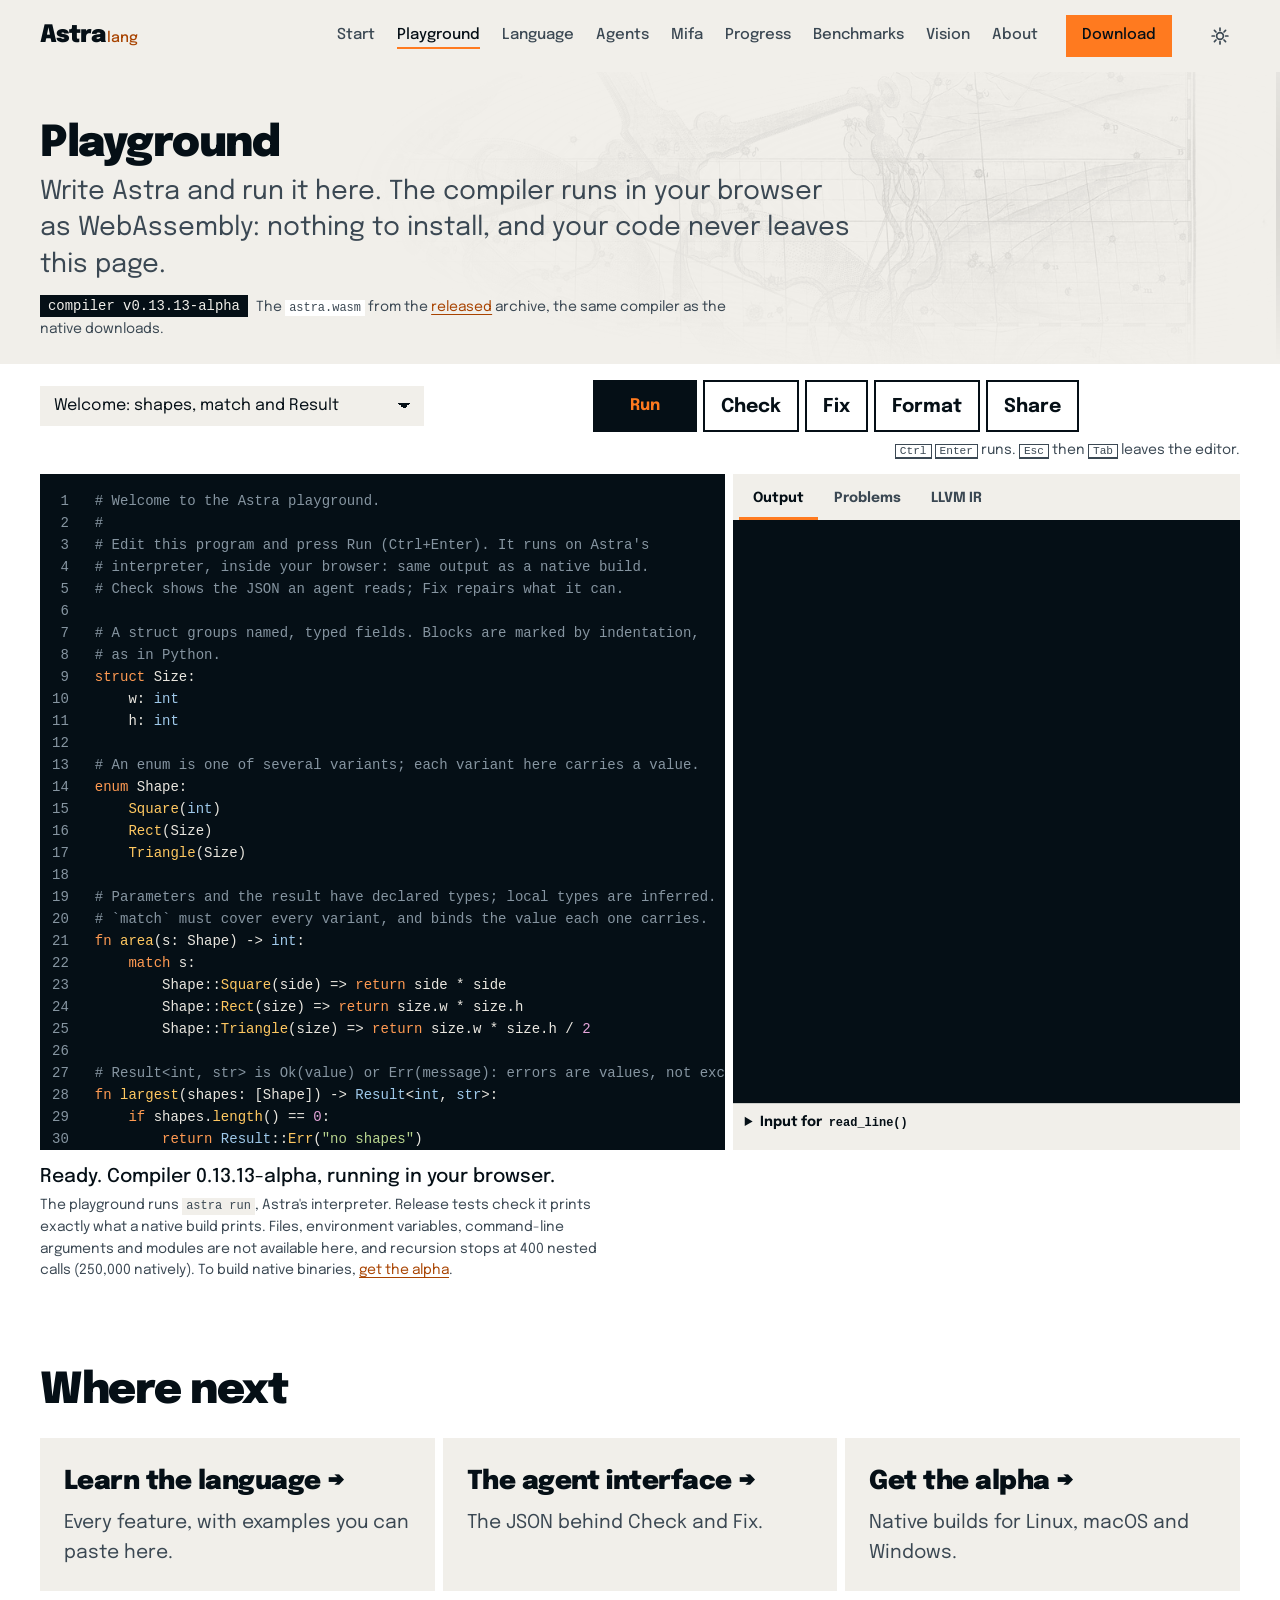
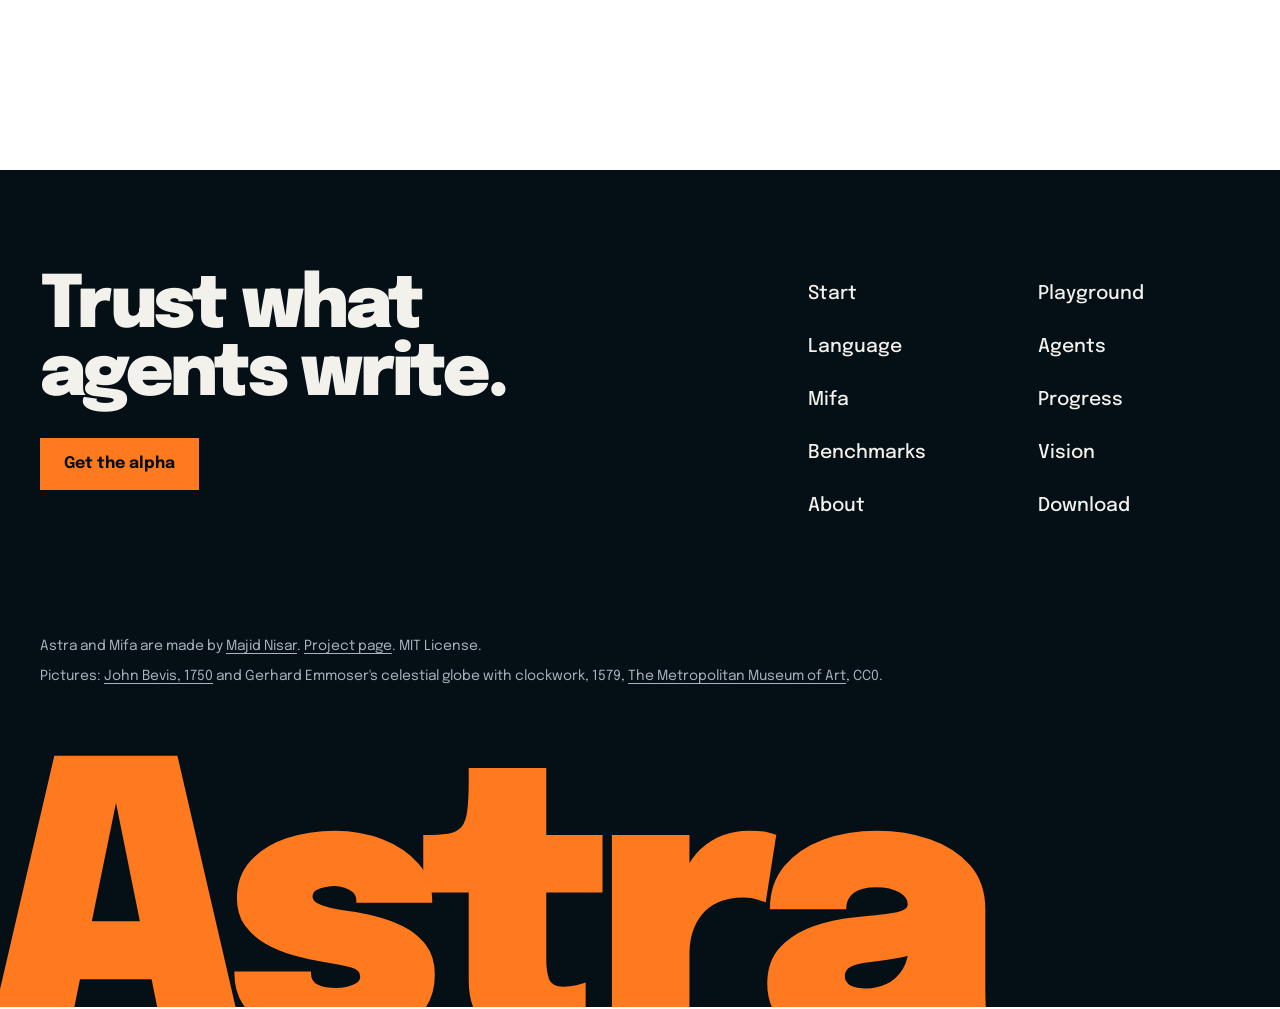
<file: playground.html>
<!DOCTYPE html>
<html lang="en">
<head>
<meta charset="utf-8">
<meta name="viewport" content="width=device-width, initial-scale=1">
<script>(function(){var d=document.documentElement;d.classList.add('js');try{var t=localStorage.getItem('theme');if(t==='light'||t==='dark')d.dataset.theme=t}catch(e){}})();</script>
<title>Playground: Astra</title>
<meta name="description" content="Write Astra and run it in your browser. The compiler runs on your machine as WebAssembly: run, check, fix and format, with nothing to install.">
<link rel="canonical" href="https://astra-lang.org/playground.html">
<link rel="icon" type="image/svg+xml" href="assets/favicon.svg">
<meta name="theme-color" media="(prefers-color-scheme: light)" content="#f1efea"><!-- ds-allow-hardcode: meta theme-color cannot read CSS variables -->
<meta name="theme-color" media="(prefers-color-scheme: dark)" content="#050f16"><!-- ds-allow-hardcode: meta theme-color cannot read CSS variables -->
<meta name="author" content="Majid Nisar">
<meta property="og:type" content="website">
<meta property="og:site_name" content="astra-lang.org">
<meta property="og:title" content="Playground: Astra">
<meta property="og:description" content="Write Astra and run it in your browser. The compiler runs on your machine as WebAssembly: run, check, fix and format, with nothing to install.">
<meta property="og:url" content="https://astra-lang.org/playground.html">
<meta property="og:image" content="https://astra-lang.org/assets/og.png">
<meta property="og:image:width" content="1200">
<meta property="og:image:height" content="630">
<meta property="og:image:alt" content="Astra: a language built for the way code is written now. Verify, repair, compile, native.">
<meta name="twitter:card" content="summary_large_image">
<meta name="twitter:image" content="https://astra-lang.org/assets/og.png">
<meta name="twitter:title" content="Playground: Astra">
<meta name="twitter:description" content="Write Astra and run it in your browser. The compiler runs on your machine as WebAssembly: run, check, fix and format, with nothing to install.">
<link rel="preconnect" href="https://fonts.googleapis.com">
<link rel="preconnect" href="https://fonts.gstatic.com" crossorigin>
<link href="https://fonts.googleapis.com/css2?family=Epilogue:wght@400;500;700;900&amp;display=swap" rel="stylesheet">
<link rel="stylesheet" href="assets/style.css">
<script src="assets/site.js" defer></script>
<script src="assets/playground/playground.js" defer></script>
</head>
<body>
<a class="skip" href="#main">Skip to content</a>

<header class="site">
  <div class="wrap">
    <a class="brand" href="index.html" aria-label="Astra, home">Astra<span class="tld">lang</span></a>
    <nav class="main" aria-label="Main">
      <a href="start.html">Start</a>
      <a href="playground.html" aria-current="page">Playground</a>
      <a href="language.html">Language</a>
      <a href="agents.html">Agents</a>
      <a href="mifa.html">Mifa</a>
      <a href="progress.html">Progress</a>
      <a href="benchmarks.html">Benchmarks</a>
      <a href="vision.html">Vision</a>
      <a href="about.html">About</a>
      <a class="nav-cta" href="download.html">Download</a>
    </nav>
  </div>
</header>

<main id="main">
  <section class="page-head pg-head">
    <div class="wrap">
      <h1>Playground</h1>
      <p class="lede">Write Astra and run it here. The compiler runs in your browser as WebAssembly: nothing to install, and your code never leaves this page.</p>
      <p class="new-line pg-version"><span class="badge done" id="pg-version">compiler <!-- status:release-version -->v0.13.13-alpha<!-- /status:release-version --></span><span id="pg-version-note">The <code>astra.wasm</code> from the <a href="download.html">released</a> archive, the same compiler as the native downloads.</span></p>
    </div>
  </section>

  <section class="pg" aria-label="Astra playground">
    <div class="wrap">
      <noscript><p class="pg-needs">The playground needs JavaScript and WebAssembly. You can still <a href="start.html">install the alpha</a>.</p></noscript>
      <div class="pg-bar">
        <label class="pg-pick"><span class="sr-only">Example program</span>
          <select id="pg-example"><option value="">Your program</option></select>
        </label>
        <div class="pg-actions">
          <button class="btn primary pg-run" id="pg-run" type="button" aria-label="Run the program">Run</button>
          <button class="pg-act" id="pg-check" type="button" title="astra verify: the errors as JSON">Check</button>
          <button class="pg-act" id="pg-fix" type="button" title="astra fix: apply every certain repair, then check again">Fix</button>
          <button class="pg-act" id="pg-fmt" type="button" title="astra fmt: canonical indented style">Format</button>
          <button class="pg-act" id="pg-share" type="button" title="Copy a link that holds this program">Share</button>
        </div>
        <p class="pg-keys"><kbd>Ctrl</kbd> <kbd>Enter</kbd> runs. <kbd>Esc</kbd> then <kbd>Tab</kbd> leaves the editor.</p>
      </div>
      <div class="pg-panes">
        <div class="pg-editor">
          <div class="pg-scroll">
            <pre class="pg-gutter" aria-hidden="true" data-copy="none"></pre>
            <div class="pg-code">
              <pre class="pg-highlight" aria-hidden="true" data-copy="none"><code></code></pre>
              <textarea id="pg-source" spellcheck="false" autocapitalize="off" autocomplete="off" autocorrect="off" wrap="off" aria-label="Astra program" aria-describedby="pg-status"></textarea>
            </div>
          </div>
        </div>
        <div class="pg-out">
          <div class="pg-tabs" role="tablist" aria-label="Results">
            <button type="button" role="tab" id="tab-output" data-tab="output" aria-controls="pg-output" aria-selected="true">Output</button>
            <button type="button" role="tab" id="tab-problems" data-tab="problems" aria-controls="pg-problems" aria-selected="false" tabindex="-1">Problems <span class="pg-count" id="pg-problem-count"></span></button>
            <button type="button" role="tab" id="tab-ir" data-tab="ir" aria-controls="pg-ir" aria-selected="false" tabindex="-1">LLVM IR</button>
          </div>
          <div class="pg-panel" id="pg-output" role="tabpanel" aria-labelledby="tab-output" tabindex="0"><pre aria-live="polite" data-copy="none"></pre></div>
          <div class="pg-panel" id="pg-problems" role="tabpanel" aria-labelledby="tab-problems" tabindex="0" hidden>
            <ul class="pg-problems" id="pg-problem-list"></ul>
            <details class="pg-json"><summary>The JSON an agent reads</summary><pre data-copy="none"></pre></details>
          </div>
          <div class="pg-panel" id="pg-ir" role="tabpanel" aria-labelledby="tab-ir" tabindex="0" hidden><pre data-copy="none"></pre></div>
          <details class="pg-stdin"><summary>Input for <code>read_line()</code></summary>
            <label class="sr-only" for="pg-stdin">Program input, one line per read_line() call</label>
            <textarea id="pg-stdin" rows="4" spellcheck="false" placeholder="One line per read_line() call"></textarea>
          </details>
        </div>
      </div>
      <p class="pg-status" id="pg-status" role="status" aria-live="polite"></p>
      <p class="pg-note">The playground runs <code>astra run</code>, Astra's interpreter. Release tests check it prints exactly what a native build prints. Files, environment variables, command-line arguments and modules are not available here, and recursion stops at 400 nested calls (250,000 natively). To build native binaries, <a href="download.html">get the alpha</a>.</p>
    </div>
  </section>
  <div class="wrap pg-next">
  <nav class="next-steps" aria-label="Where next"><h2>Where next</h2><div><a href="language.html"><b>Learn the language</b><span>Every feature, with examples you can paste here.</span></a><a href="agents.html"><b>The agent interface</b><span>The JSON behind Check and Fix.</span></a><a href="download.html"><b>Get the alpha</b><span>Native builds for Linux, macOS and Windows.</span></a></div></nav>
  </div>
</main>

<footer class="site">
  <div class="wrap">
    <div class="foot-top">
      <div>
        <p class="foot-invite">Trust what agents write.</p>
        <a class="btn primary" href="download.html">Get the alpha</a>
      </div>
      <ul class="foot-links">
        <li><a href="start.html">Start</a></li>
        <li><a href="playground.html">Playground</a></li>
        <li><a href="language.html">Language</a></li>
        <li><a href="agents.html">Agents</a></li>
        <li><a href="mifa.html">Mifa</a></li>
        <li><a href="progress.html">Progress</a></li>
        <li><a href="benchmarks.html">Benchmarks</a></li>
        <li><a href="vision.html">Vision</a></li>
        <li><a href="about.html">About</a></li>
        <li><a href="download.html">Download</a></li>
      </ul>
    </div>
    <div class="foot-legal">
      <p>Astra and Mifa are made by <a href="https://majidnisar.com">Majid Nisar</a>. <a href="https://majidnisar.com/projects/astra/">Project page</a>. MIT License.</p>
      <p class="credits">Pictures: <a href="https://commons.wikimedia.org/wiki/File:1750_star_chart_of_the_constellations_Libra,_Cancer_and_neighboring_stars_from_John_Bevis%27_Celestial_Atlas.jpg">John Bevis, 1750</a> and Gerhard Emmoser's celestial globe with clockwork, 1579, <a href="https://www.metmuseum.org/art/collection/search/193606">The Metropolitan Museum of Art</a>, CC0.</p>
    </div>
  </div>
  <span class="foot-name" aria-hidden="true">Astra</span>
</footer>

</body>
</html>
</file>
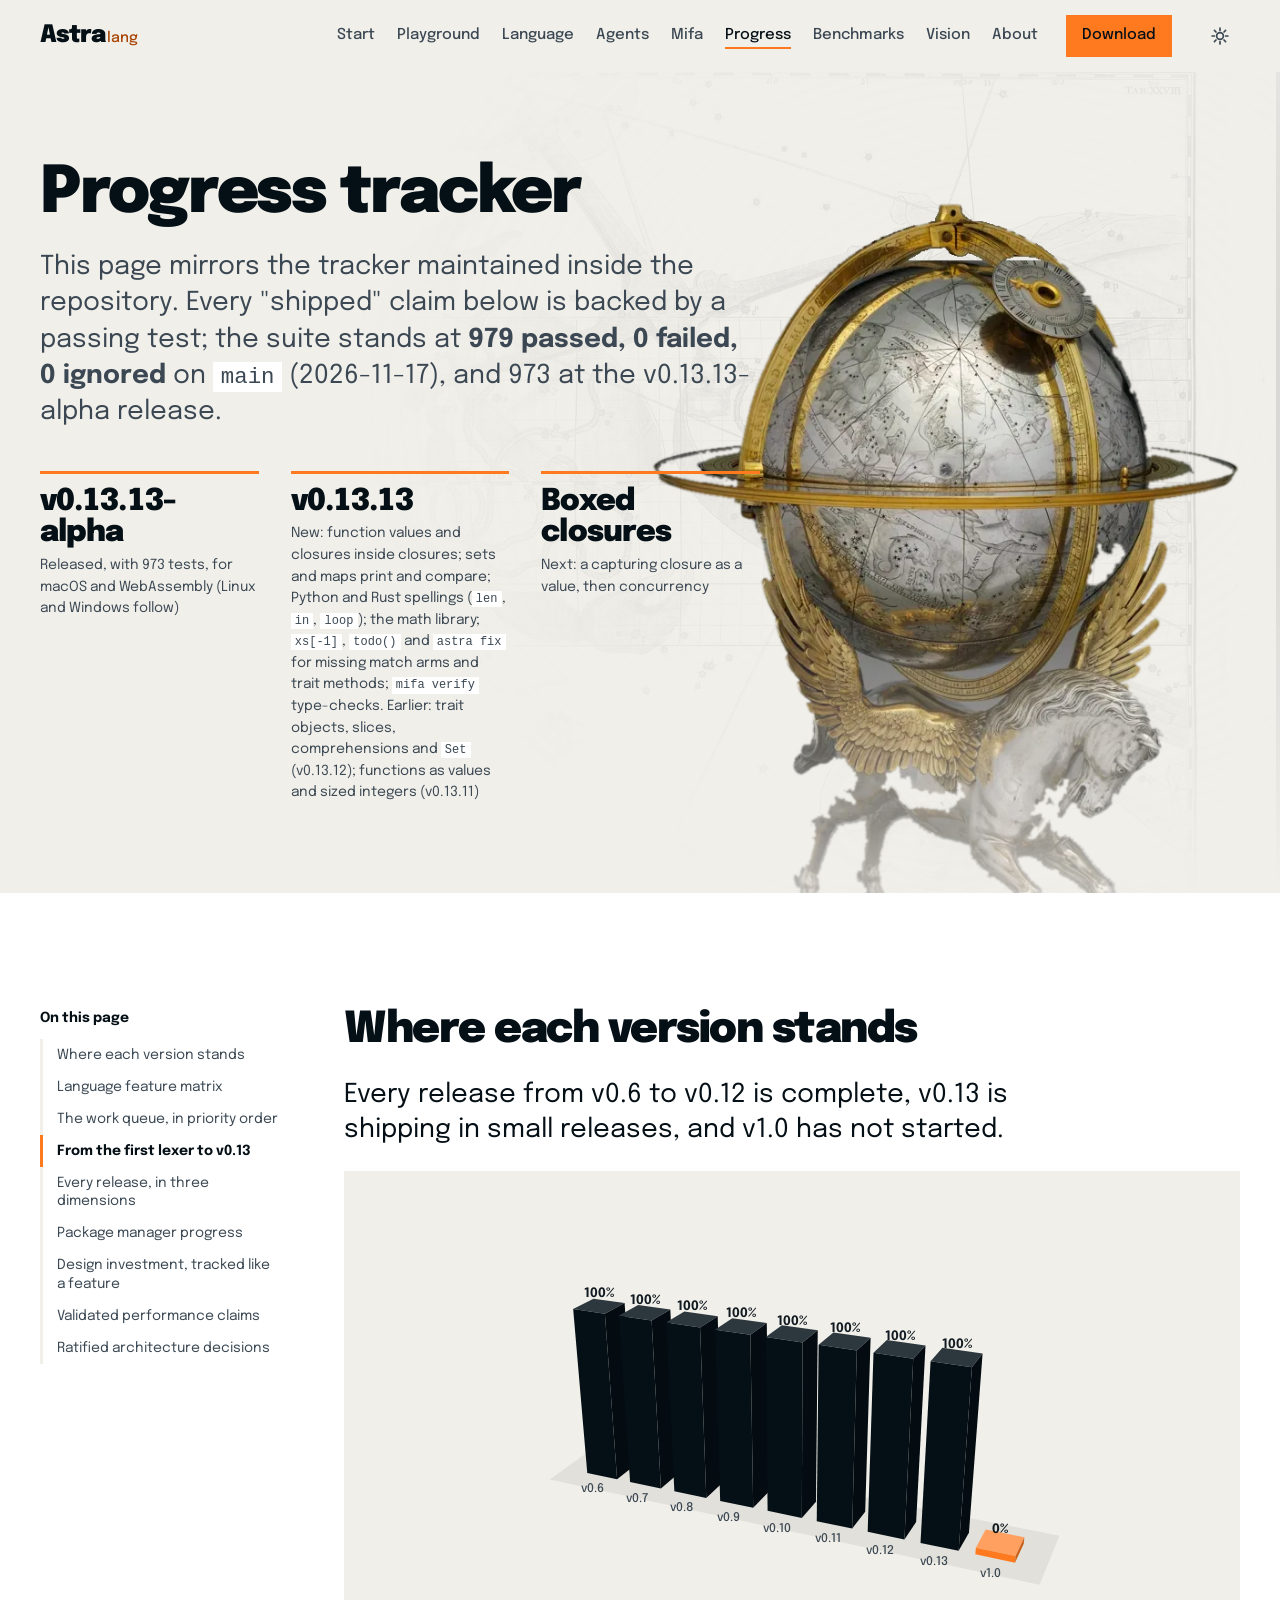
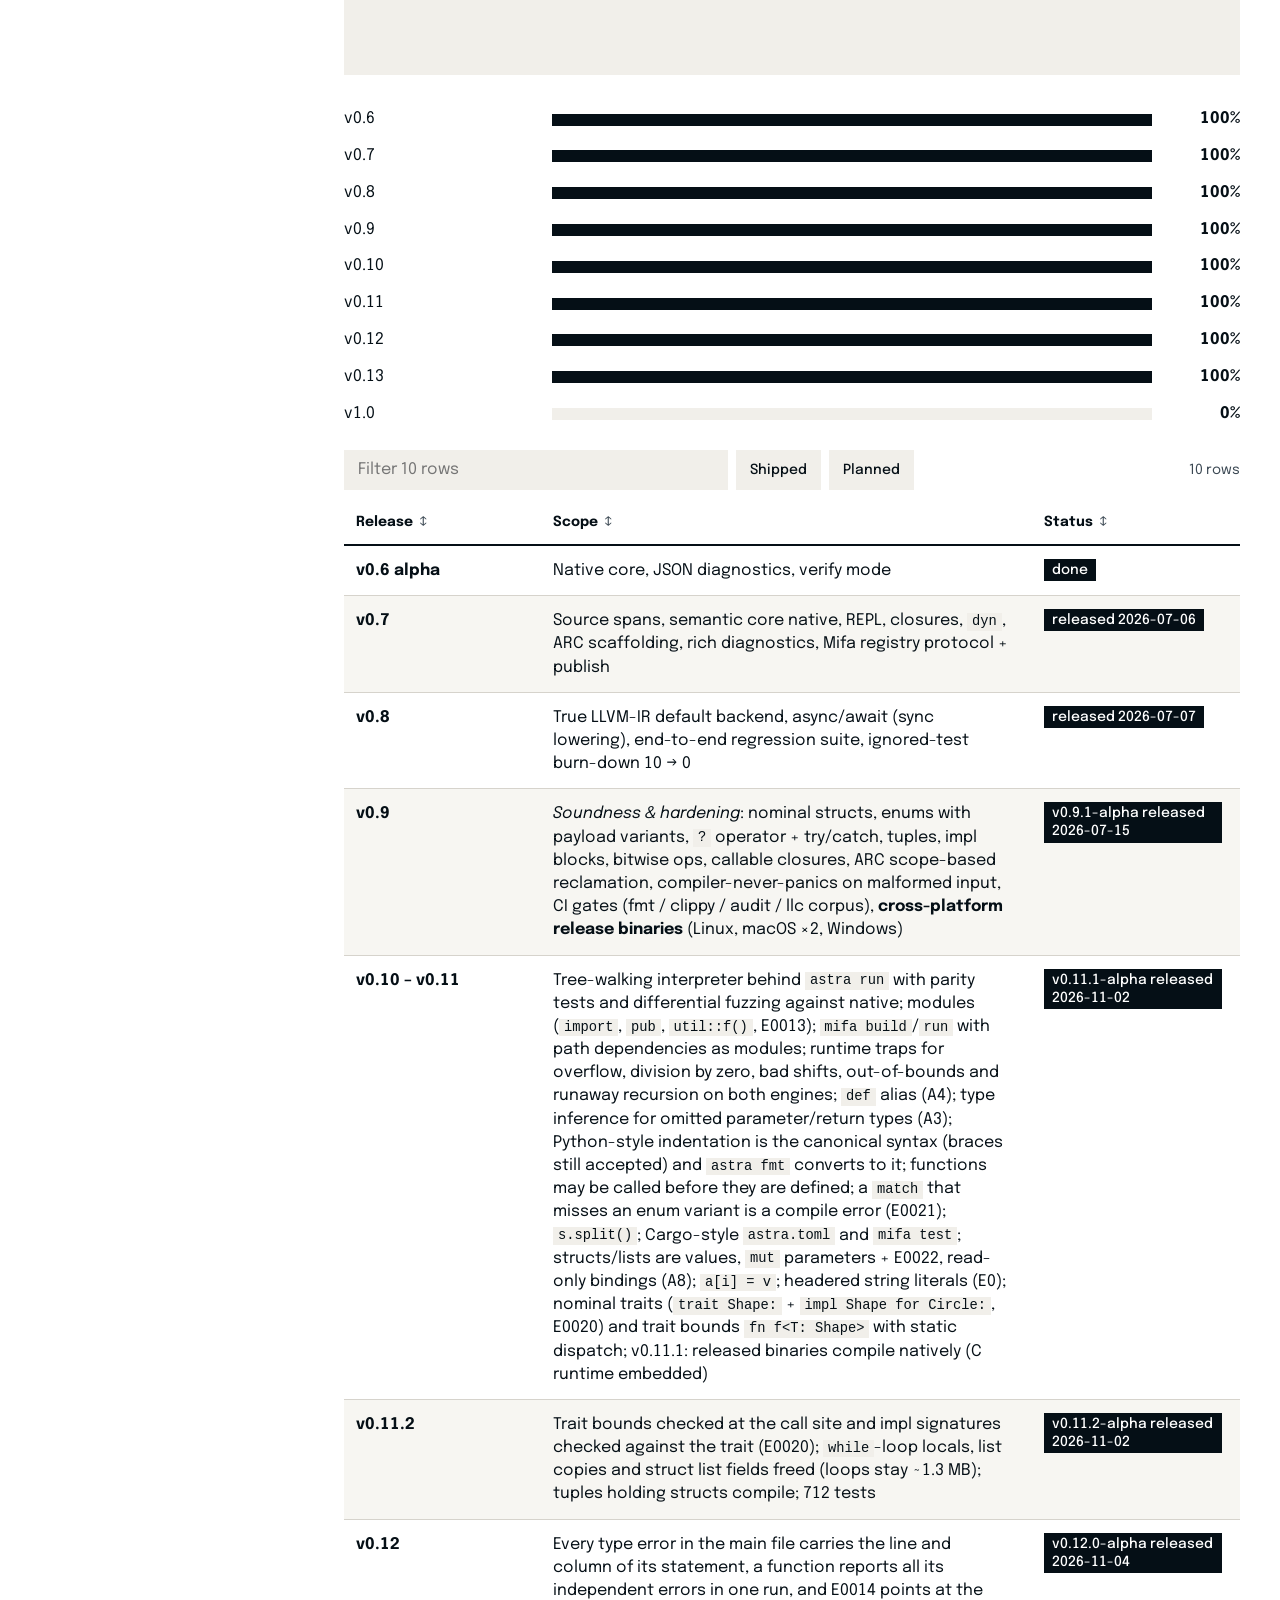
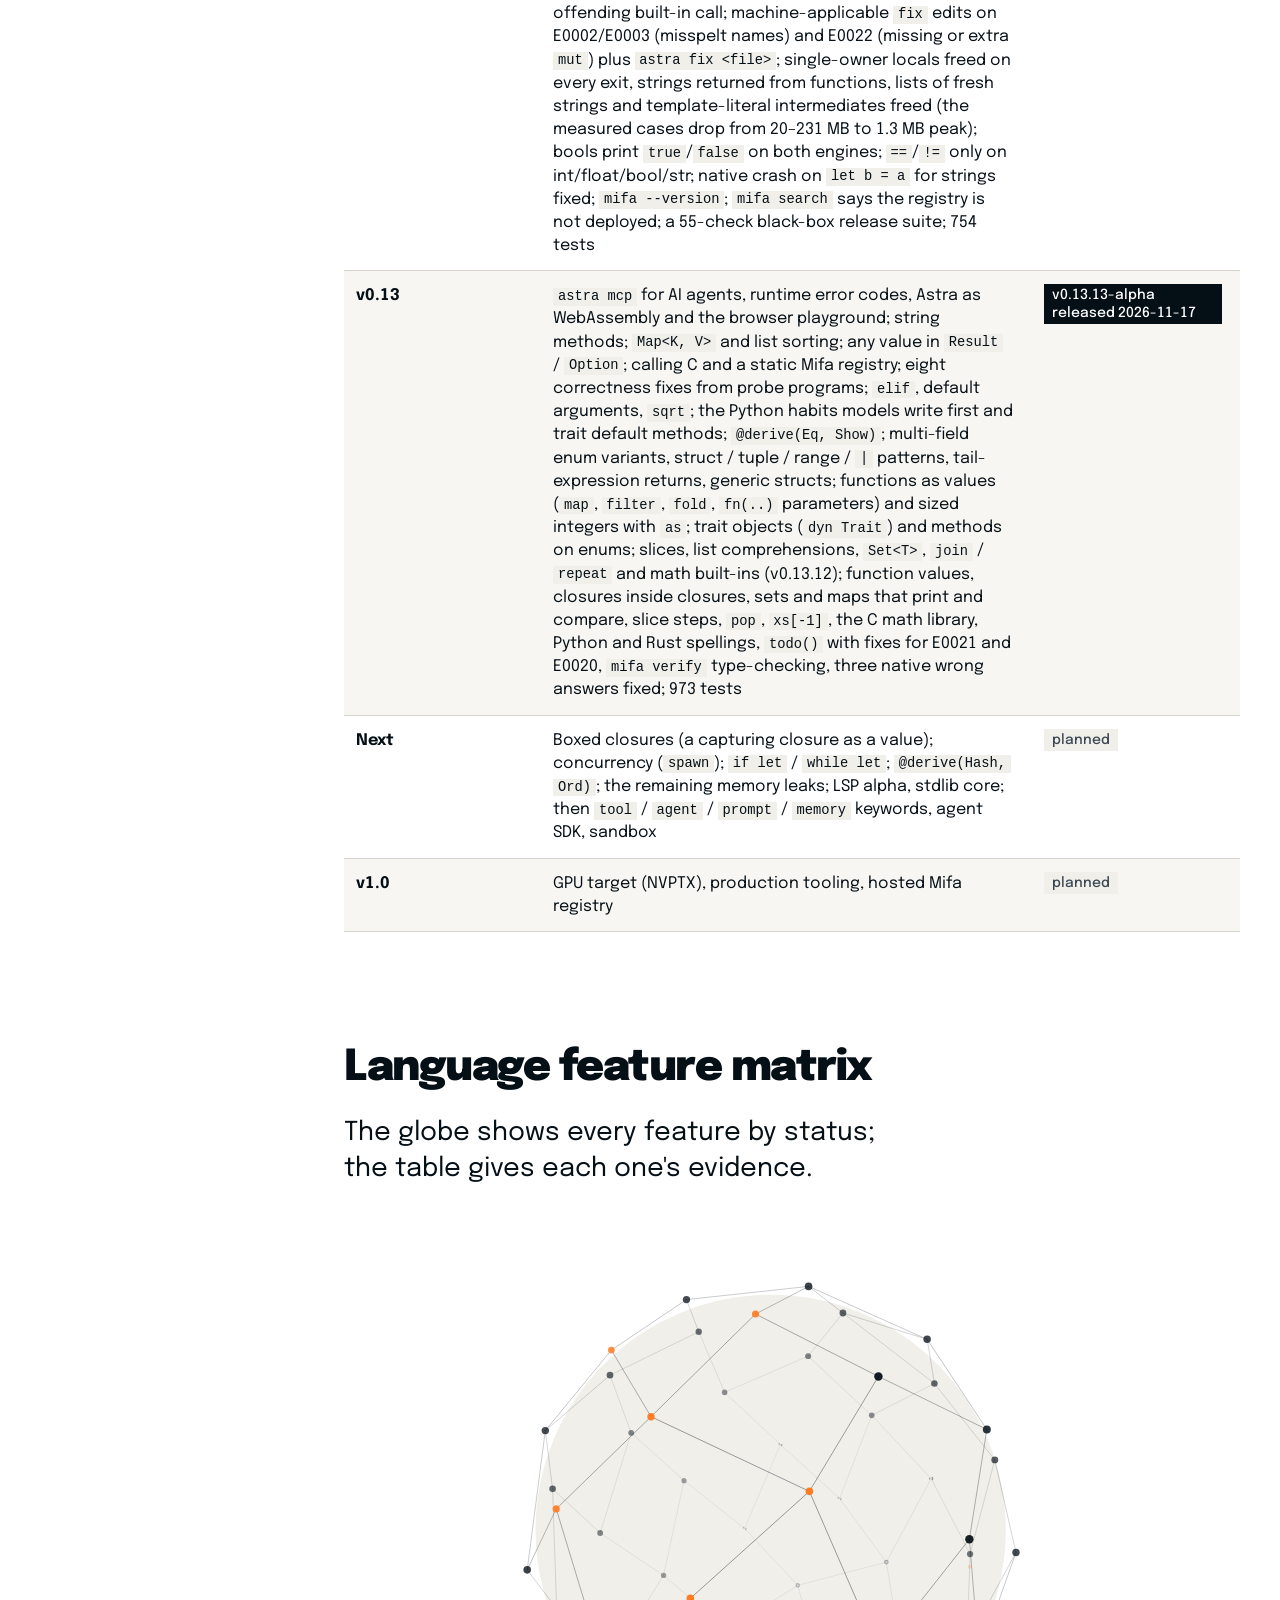
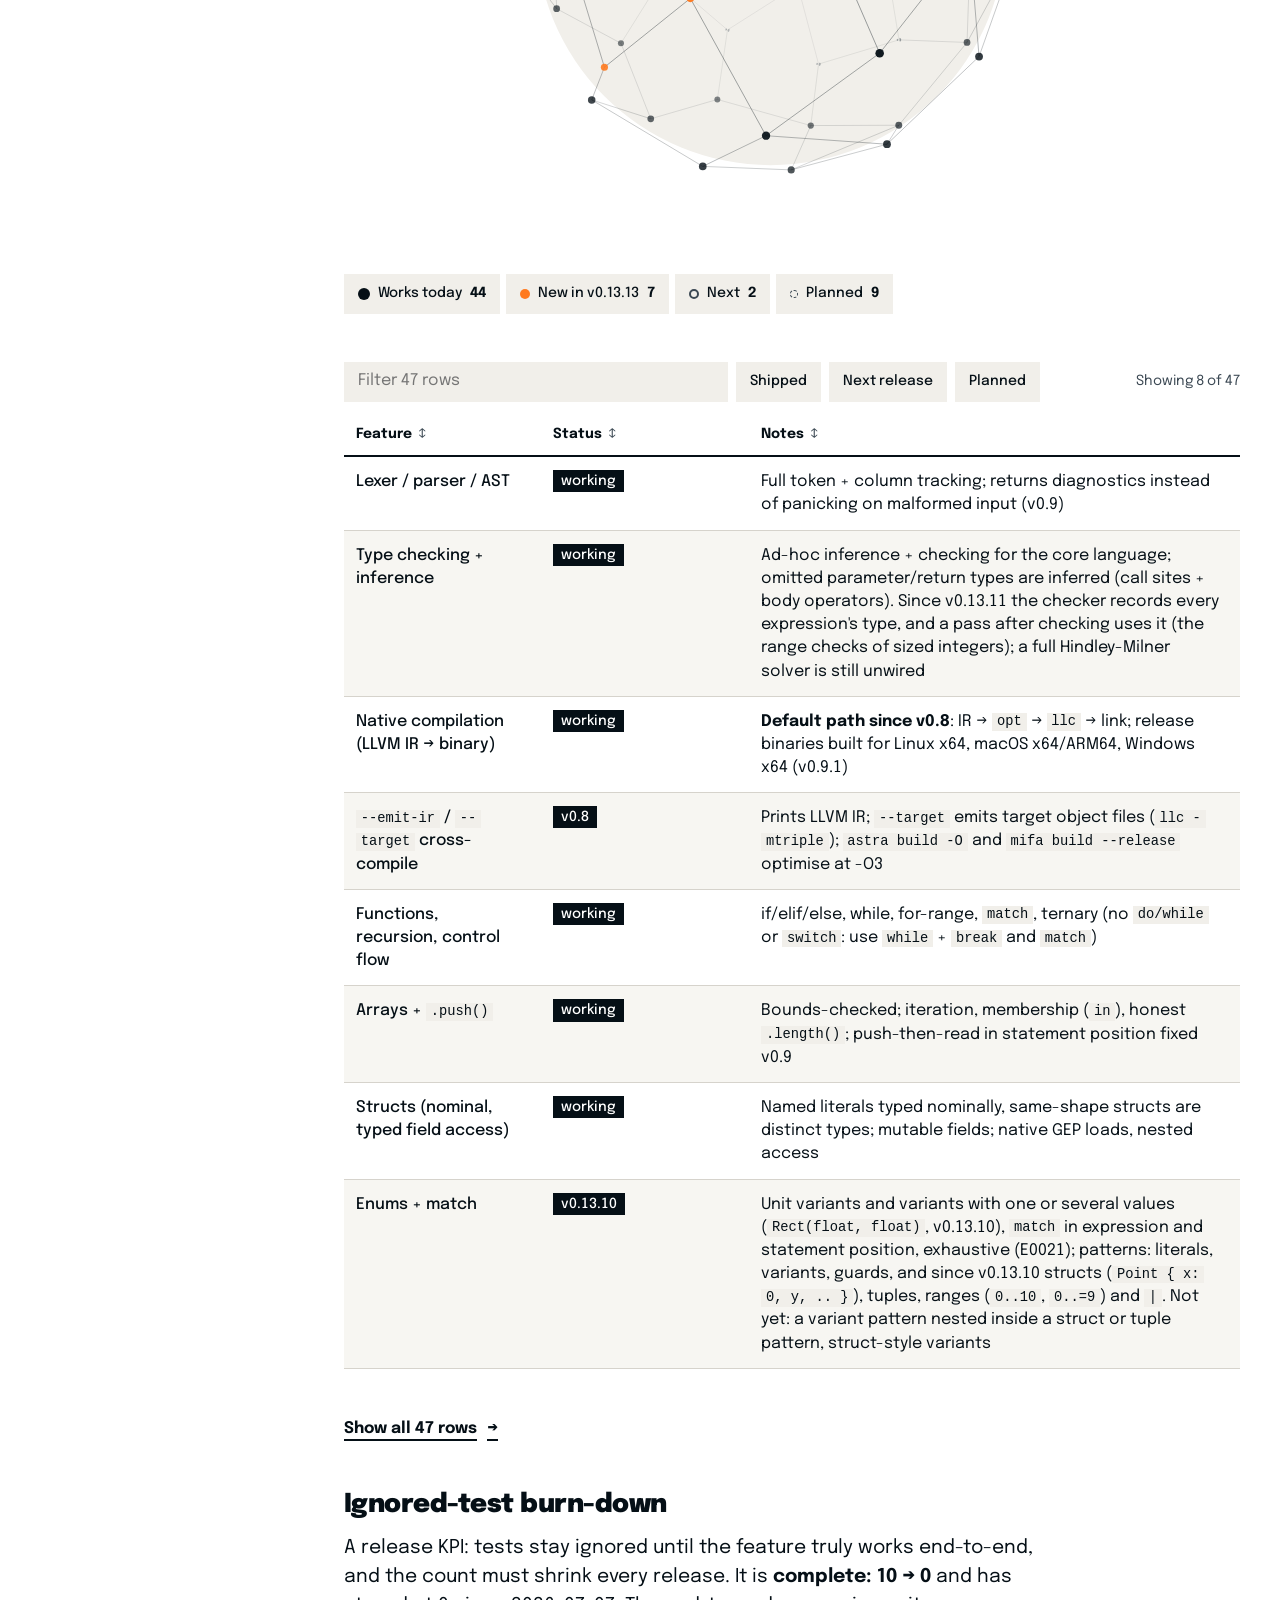
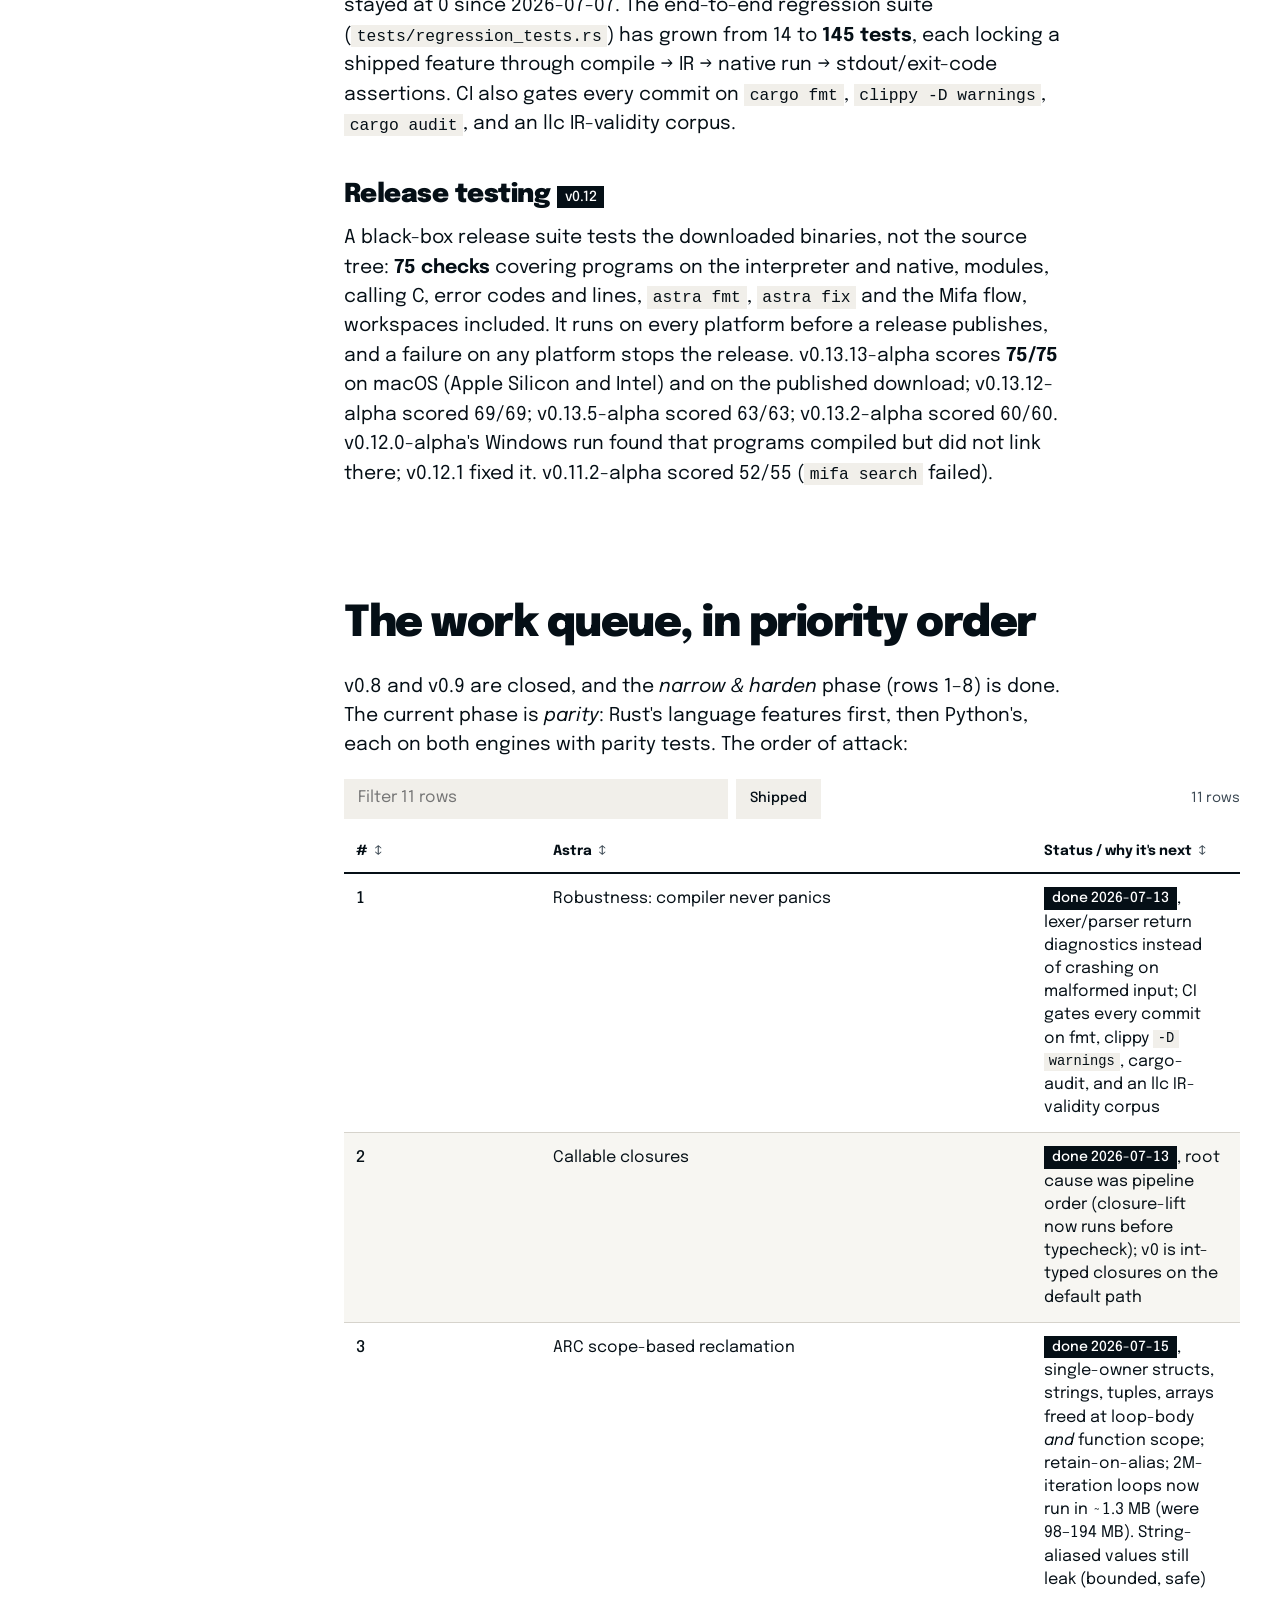
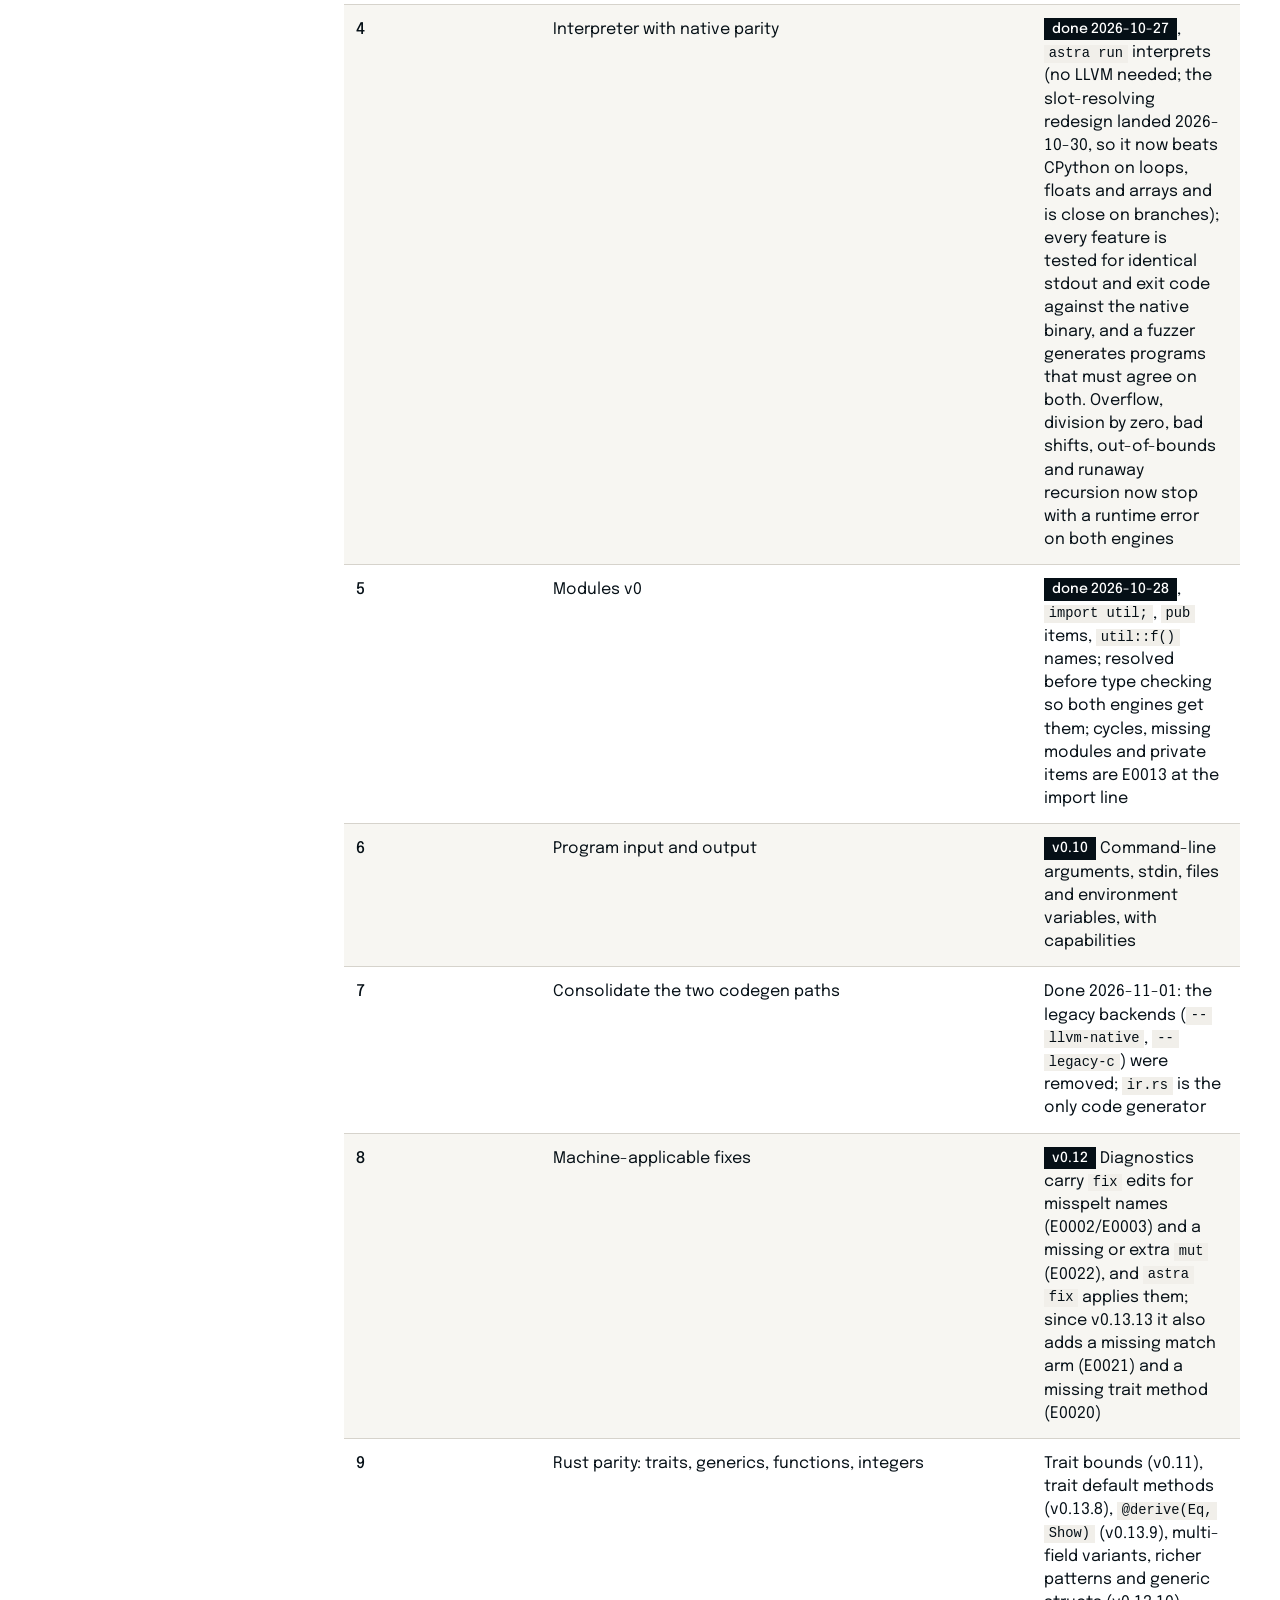
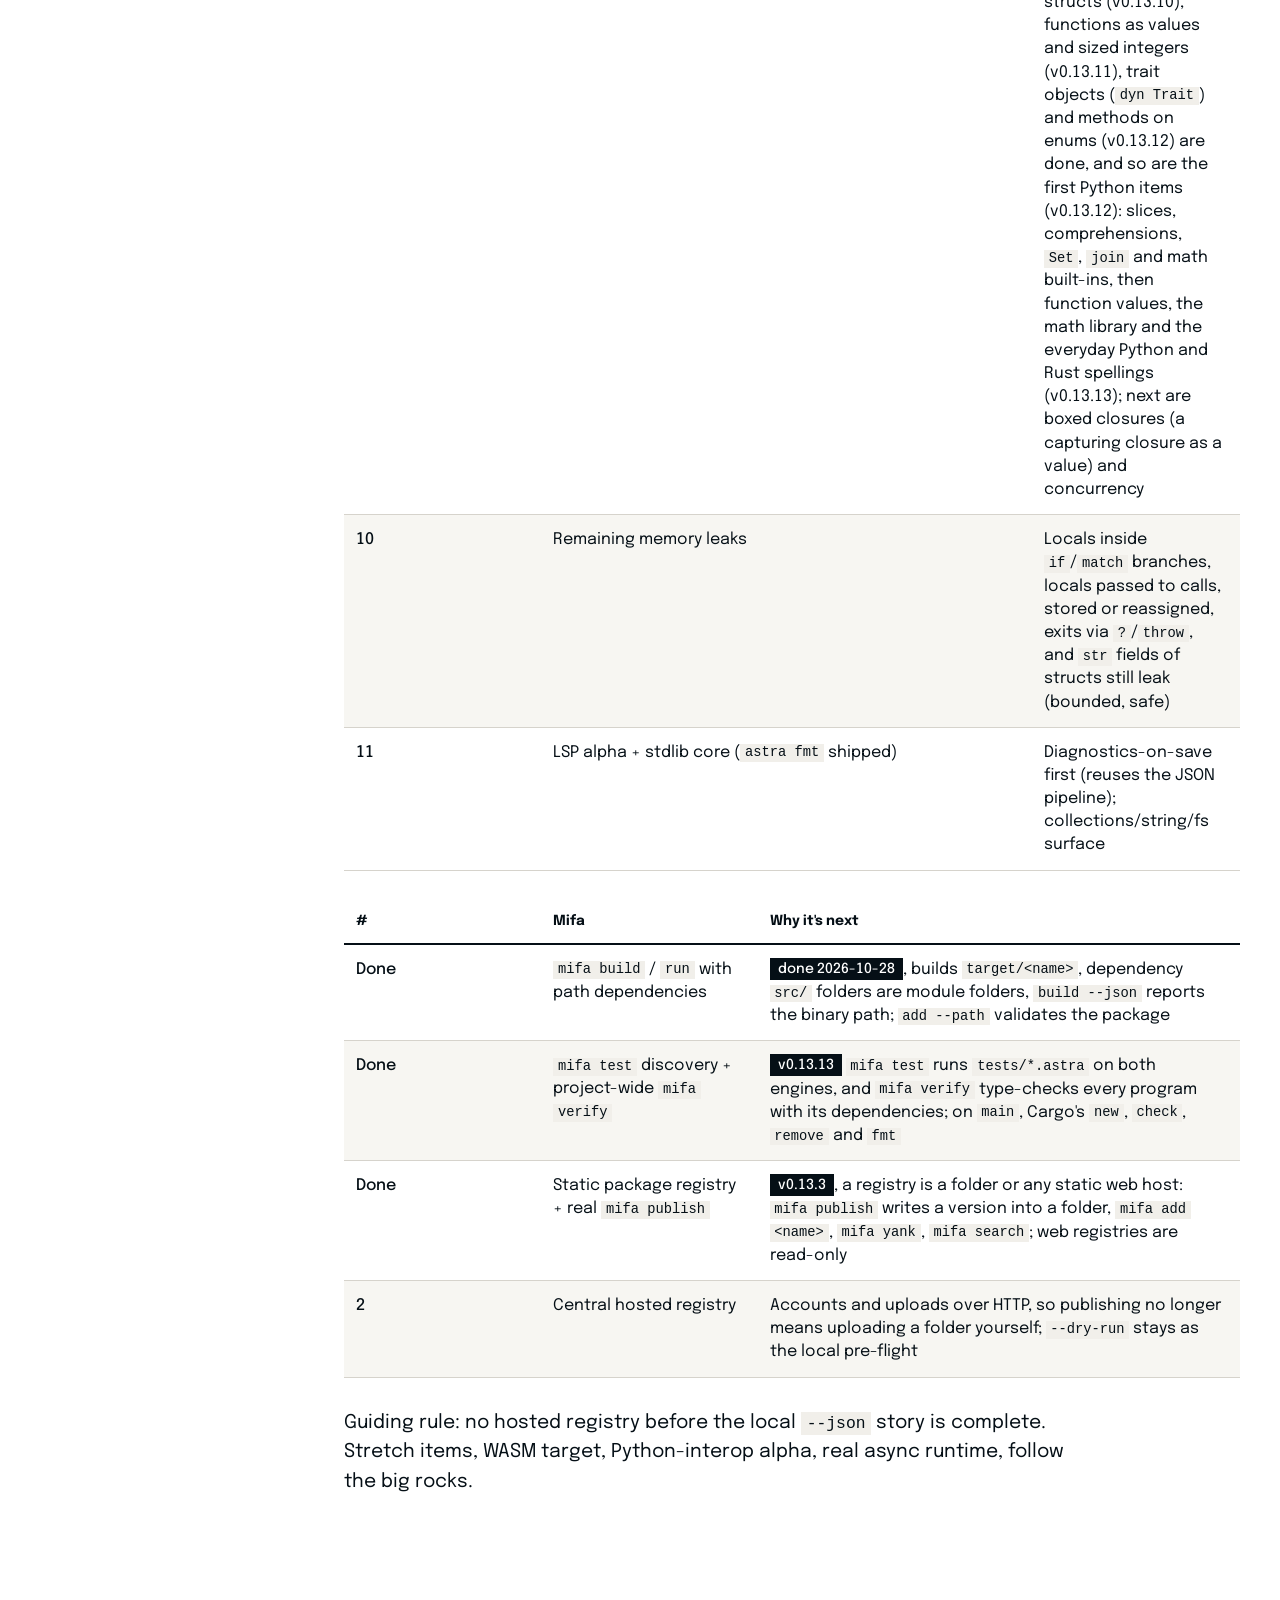
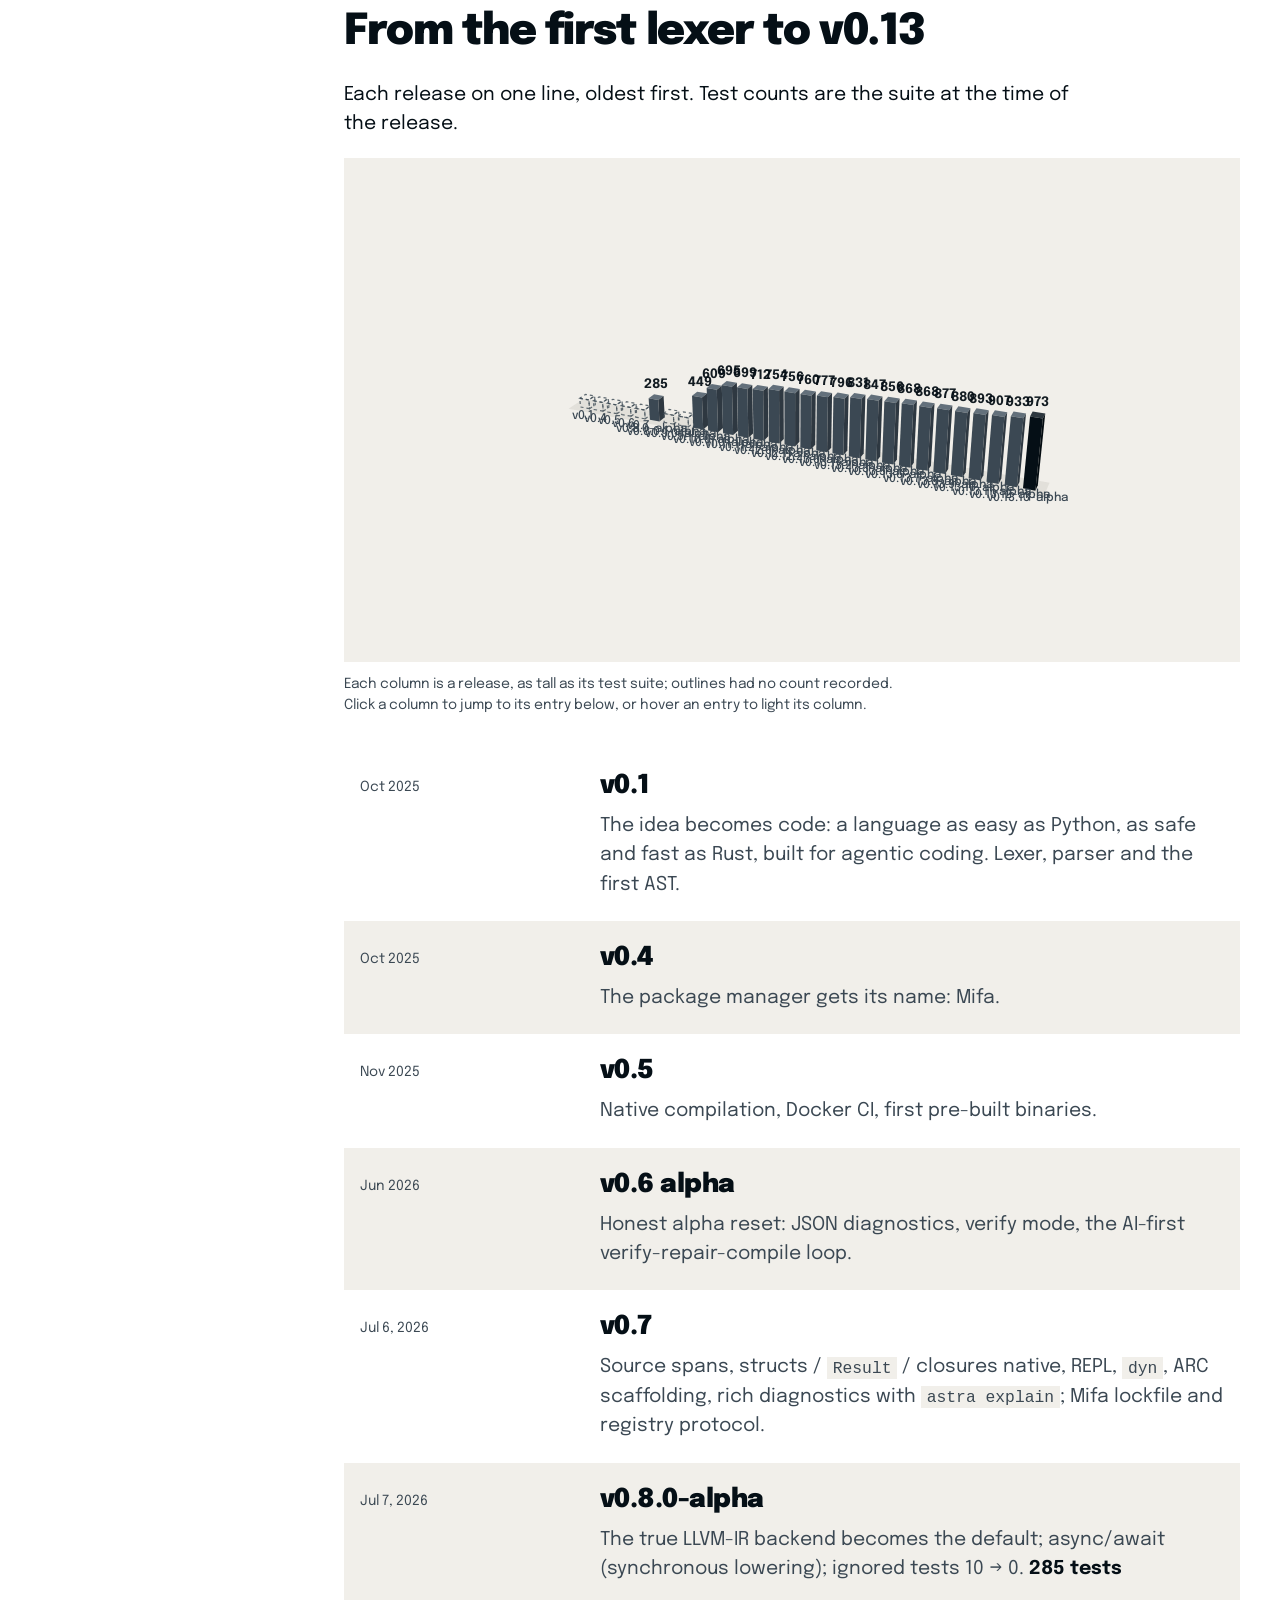
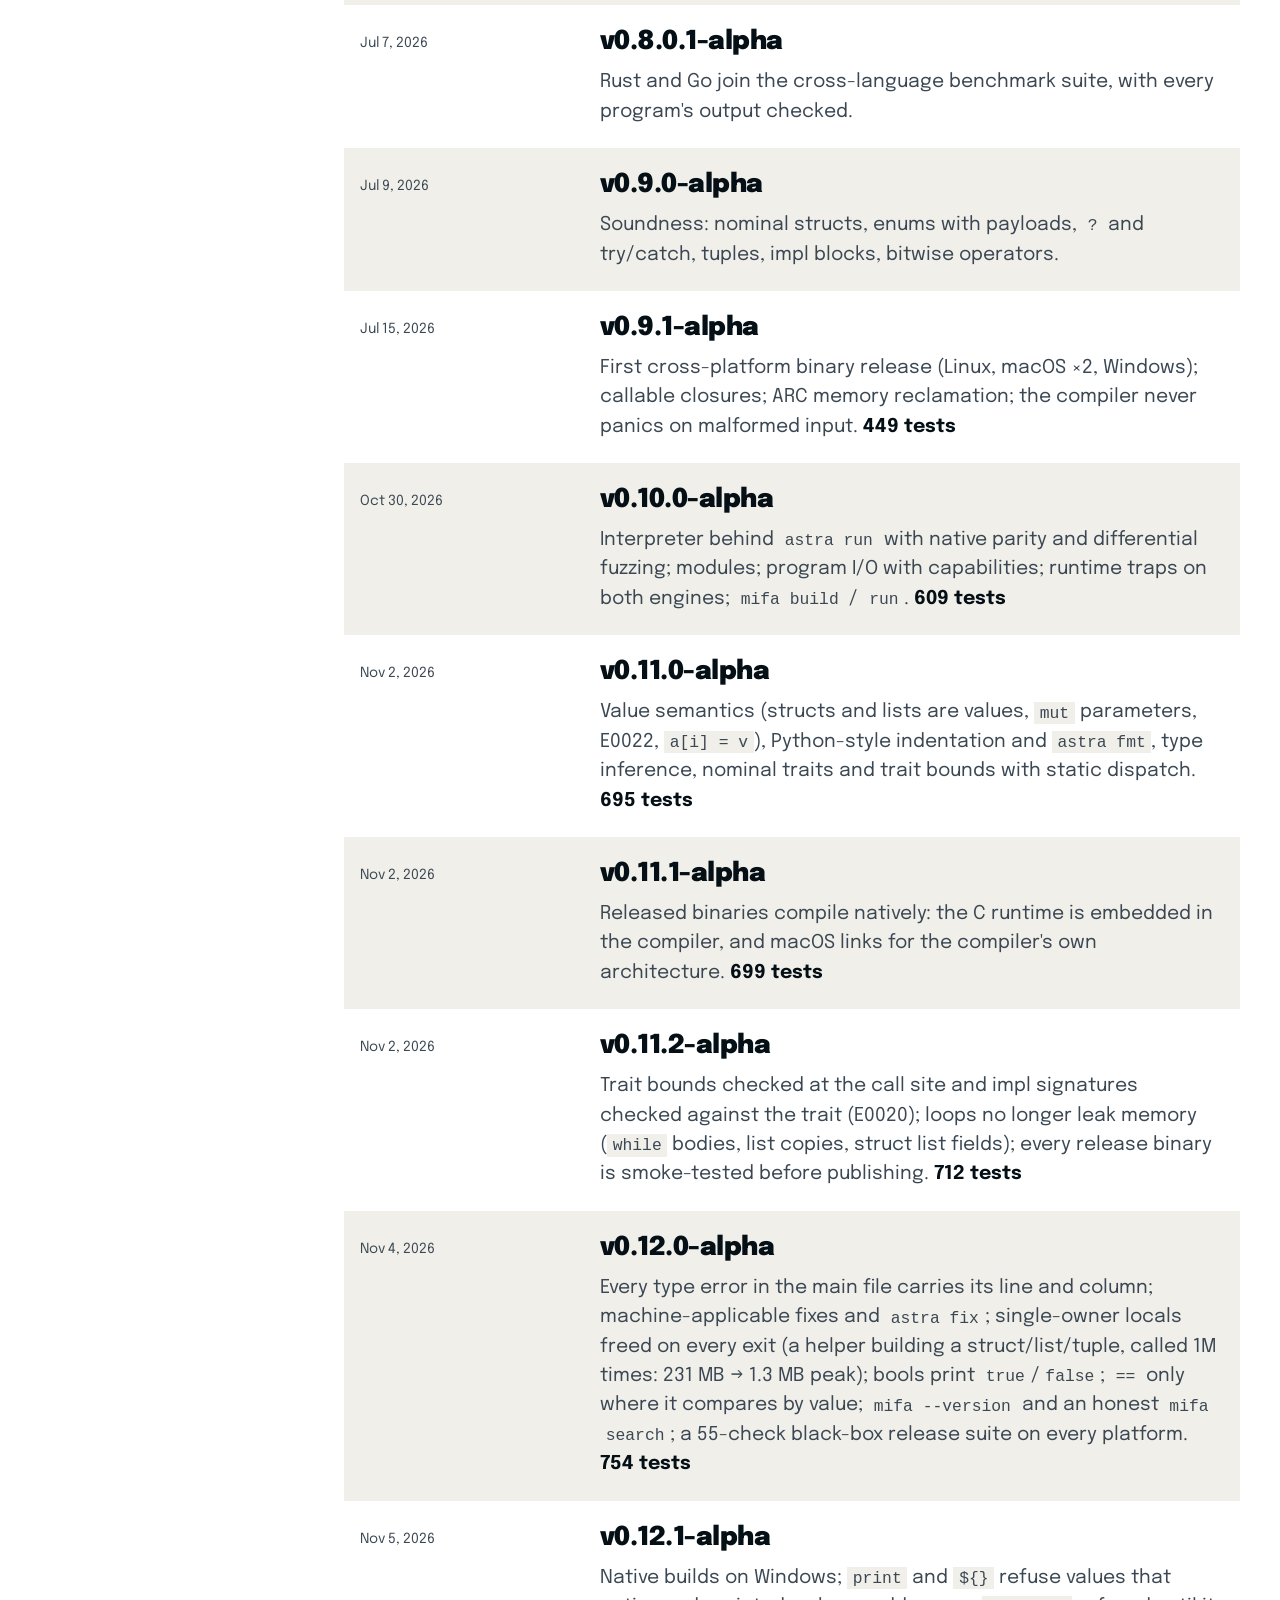
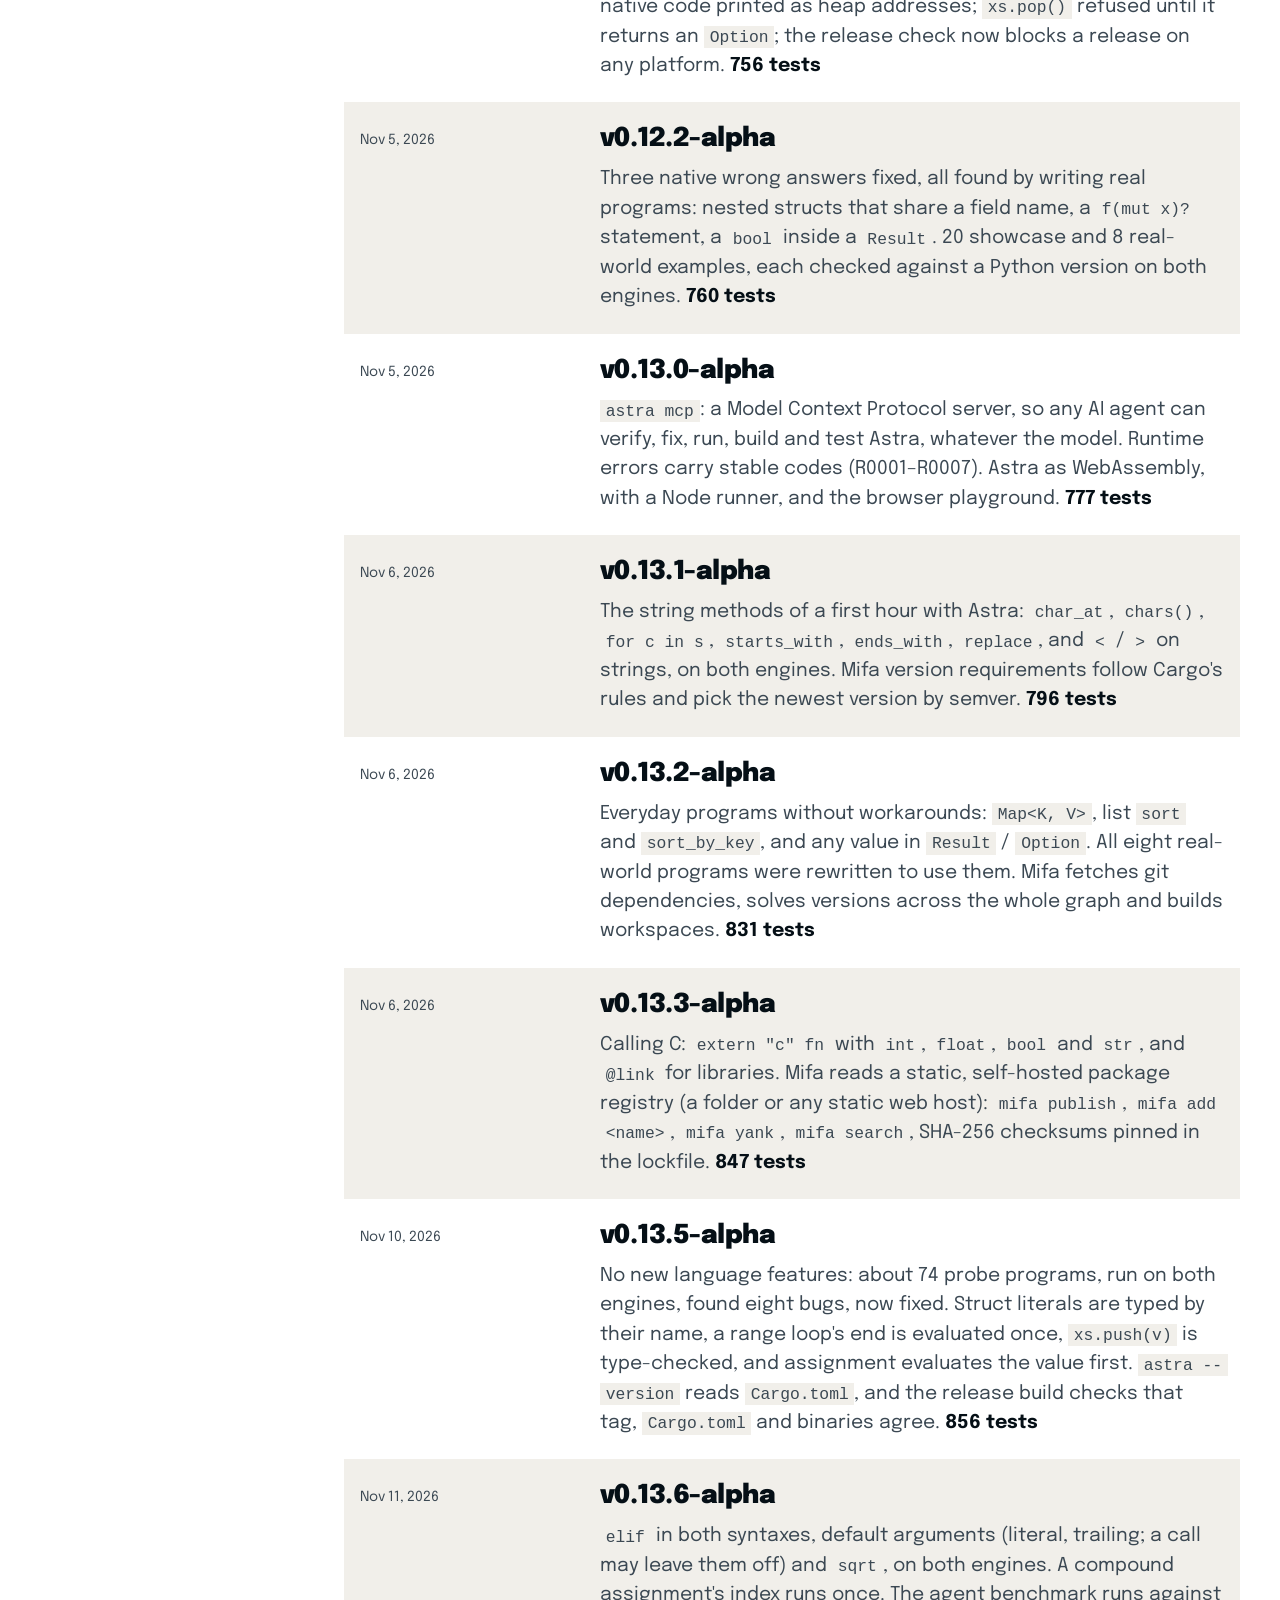
<file: progress.html>
<!DOCTYPE html>
<html lang="en">
<head>
<meta charset="utf-8">
<meta name="viewport" content="width=device-width, initial-scale=1">
<script>(function(){var d=document.documentElement;d.classList.add('js');try{var t=localStorage.getItem('theme');if(t==='light'||t==='dark')d.dataset.theme=t}catch(e){}})();</script>
<title>Progress: Astra &amp; Mifa ground-truth status</title>
<meta name="description" content="Live ground-truth status of the Astra compiler and Mifa package manager: release progress, feature matrix, ratified architecture decisions, and roadmap.">
<link rel="canonical" href="https://astra-lang.org/progress.html">
<link rel="icon" type="image/svg+xml" href="assets/favicon.svg">
<meta name="theme-color" media="(prefers-color-scheme: light)" content="#f1efea"><!-- ds-allow-hardcode: meta theme-color cannot read CSS variables -->
<meta name="theme-color" media="(prefers-color-scheme: dark)" content="#050f16"><!-- ds-allow-hardcode: meta theme-color cannot read CSS variables -->
<meta name="author" content="Majid Nisar">
<meta property="og:type" content="website">
<meta property="og:site_name" content="astra-lang.org">
<meta property="og:title" content="Progress: Astra &amp; Mifa ground-truth status">
<meta property="og:description" content="Live ground-truth status of the Astra compiler and Mifa package manager: release progress, feature matrix, ratified architecture decisions, and roadmap.">
<meta property="og:url" content="https://astra-lang.org/progress.html">
<meta property="og:image" content="https://astra-lang.org/assets/og.png">
<meta property="og:image:width" content="1200">
<meta property="og:image:height" content="630">
<meta property="og:image:alt" content="Astra: a language built for the way code is written now. Verify, repair, compile, native.">
<meta name="twitter:card" content="summary_large_image">
<meta name="twitter:image" content="https://astra-lang.org/assets/og.png">
<meta name="twitter:title" content="Progress: Astra &amp; Mifa ground-truth status">
<meta name="twitter:description" content="Live ground-truth status of the Astra compiler and Mifa package manager: release progress, feature matrix, ratified architecture decisions, and roadmap.">
<link rel="preconnect" href="https://fonts.googleapis.com">
<link rel="preconnect" href="https://fonts.gstatic.com" crossorigin>
<link href="https://fonts.googleapis.com/css2?family=Epilogue:wght@400;500;700;900&amp;display=swap" rel="stylesheet">
<link rel="stylesheet" href="assets/style.css">
<script src="assets/site.js" defer></script>
<script src="assets/orb.js" defer></script>
<script src="assets/viz.js" defer></script>
</head>
<body>
<a class="skip" href="#main">Skip to content</a>

<header class="site">
  <div class="wrap">
    <a class="brand" href="index.html" aria-label="Astra, home">Astra<span class="tld">lang</span></a>
    <nav class="main" aria-label="Main">
      <a href="start.html">Start</a>
      <a href="playground.html">Playground</a>
      <a href="language.html">Language</a>
      <a href="agents.html">Agents</a>
      <a href="mifa.html">Mifa</a>
      <a href="progress.html" aria-current="page">Progress</a>
      <a href="benchmarks.html">Benchmarks</a>
      <a href="vision.html">Vision</a>
      <a href="about.html">About</a>
      <a class="nav-cta" href="download.html">Download</a>
    </nav>
  </div>
</header>

<main id="main">
  <section class="page-head">
    <img class="head-plate" src="assets/celestial-globe-1579.webp" width="647" height="957" alt="A gilded and silver celestial globe from 1579, driven by clockwork and carried on a winged horse." decoding="async">
    <div class="wrap">
      <h1>Progress tracker</h1>
      <p class="lede">
        This page mirrors the tracker maintained inside the repository.
        Every "shipped" claim below is backed by a passing test; the suite
        stands at <strong><!-- status:main-tests -->979<!-- /status:main-tests --> passed, 0 failed, 0 ignored</strong> on
        <code>main</code> (2026-11-17), and 973 at the v0.13.13-alpha release.
      </p>
      <dl class="glance"><div><dt><!-- status:release-version -->v0.13.13-alpha<!-- /status:release-version --></dt><dd>Released, with <!-- status:release-tests -->973<!-- /status:release-tests --> tests, for macOS and WebAssembly (Linux and Windows follow)</dd></div><div><dt>v0.13.13</dt><dd>New: function values and closures inside closures; sets and maps print and compare; Python and Rust spellings (<code>len</code>, <code>in</code>, <code>loop</code>); the math library; <code>xs[-1]</code>, <code>todo()</code> and <code>astra fix</code> for missing match arms and trait methods; <code>mifa verify</code> type-checks. Earlier: trait objects, slices, comprehensions and <code>Set</code> (v0.13.12); functions as values and sized integers (v0.13.11)</dd></div><div><dt>Boxed closures</dt><dd>Next: a capturing closure as a value, then concurrency</dd></div></dl>
    </div>
  </section>
<div class="doc">
  <nav class="toc" aria-label="On this page">
    <h2>On this page</h2>
    <ol>
      <li><a href="#releases">Where each version stands</a></li>
      <li><a href="#language-feature-matrix">Language feature matrix</a></li>
      <li><a href="#next">The work queue, in priority order</a></li>
      <li><a href="#timeline">From the first lexer to v0.13</a></li>
      <li><a href="#history">Every release, in three dimensions</a></li>
      <li><a href="#mifa">Package manager progress</a></li>
      <li><a href="#strategic">Design investment, tracked like a feature</a></li>
      <li><a href="#validated-performance-claims">Validated performance claims</a></li>
      <li><a href="#ratified-architecture-decisions">Ratified architecture decisions</a></li>
    </ol>
  </nav>
  <div class="doc-body">

  <section id="releases">
    <div class="wrap">
      <h2>Where each version stands</h2>
      <p class="lead-in">Every release from v0.6 to v0.12 is complete, v0.13 is shipping in small releases, and v1.0 has not started.</p>

      <figure class="viz" data-viz="bars" data-source="#version-bars" hidden>
        <div class="viz-frame"><canvas tabindex="0" role="img" aria-label="3D columns for each version's progress. The percentages are in the bars below."></canvas></div>
      </figure>
      <div id="version-bars" class="bar-list"><div class="bar-row"><span>v0.6</span><div class="bar"><span style="width:100%"></span></div><span class="pct">100%</span></div>
      <div class="bar-row"><span>v0.7</span><div class="bar"><span style="width:100%"></span></div><span class="pct">100%</span></div>
      <div class="bar-row"><span>v0.8</span><div class="bar"><span style="width:100%"></span></div><span class="pct">100%</span></div>
      <div class="bar-row"><span>v0.9</span><div class="bar"><span style="width:100%"></span></div><span class="pct">100%</span></div>
      <div class="bar-row"><span>v0.10</span><div class="bar"><span style="width:100%"></span></div><span class="pct">100%</span></div>
      <div class="bar-row"><span>v0.11</span><div class="bar"><span style="width:100%"></span></div><span class="pct">100%</span></div>
      <div class="bar-row"><span>v0.12</span><div class="bar"><span style="width:100%"></span></div><span class="pct">100%</span></div>
      <div class="bar-row"><span>v0.13</span><div class="bar"><span style="width:100%"></span></div><span class="pct">100%</span></div>
      <div class="bar-row"><span>v1.0</span><div class="bar"><span style="width:0%"></span></div><span class="pct">0%</span></div></div>

      <div class="table-wrap stack"><table>
        <thead><tr><th>Release</th><th>Scope</th><th>Status</th></tr></thead>
        <tbody>
          <tr><td data-label="Release"><strong>v0.6 alpha</strong></td><td data-label="Scope">Native core, JSON diagnostics, verify mode</td><td class="badge-cell" data-label="Status"><span class="badge done">done</span></td></tr>
          <tr><td data-label="Release"><strong>v0.7</strong></td><td data-label="Scope">Source spans, semantic core native, REPL, closures, <code>dyn</code>, ARC scaffolding, rich diagnostics, Mifa registry protocol + publish</td><td class="badge-cell" data-label="Status"><span class="badge done">released 2026-07-06</span></td></tr>
          <tr><td data-label="Release"><strong>v0.8</strong></td><td data-label="Scope">True LLVM-IR default backend, async/await (sync lowering), end-to-end regression suite, ignored-test burn-down 10 → 0</td><td class="badge-cell" data-label="Status"><span class="badge done">released 2026-07-07</span></td></tr>
          <tr><td data-label="Release"><strong>v0.9</strong></td><td data-label="Scope"><em>Soundness &amp; hardening</em>: nominal structs, enums with payload variants, <code>?</code> operator + try/catch, tuples, impl blocks, bitwise ops, callable closures, ARC scope-based reclamation, compiler-never-panics on malformed input, CI gates (fmt / clippy / audit / llc corpus), <strong>cross-platform release binaries</strong> (Linux, macOS ×2, Windows)</td><td class="badge-cell" data-label="Status"><span class="badge done">v0.9.1-alpha released 2026-07-15</span></td></tr>
          <tr><td data-label="Release"><strong>v0.10 – v0.11</strong></td><td data-label="Scope">Tree-walking interpreter behind <code>astra run</code> with parity tests and differential fuzzing against native; modules (<code>import</code>, <code>pub</code>, <code>util::f()</code>, E0013); <code>mifa build</code>/<code>run</code> with path dependencies as modules; runtime traps for overflow, division by zero, bad shifts, out-of-bounds and runaway recursion on both engines; <code>def</code> alias (A4); type inference for omitted parameter/return types (A3); Python-style indentation is the canonical syntax (braces still accepted) and <code>astra fmt</code> converts to it; functions may be called before they are defined; a <code>match</code> that misses an enum variant is a compile error (E0021); <code>s.split()</code>; Cargo-style <code>astra.toml</code> and <code>mifa test</code>; structs/lists are values, <code>mut</code> parameters + E0022, read-only bindings (A8); <code>a[i] = v</code>; headered string literals (E0); nominal traits (<code>trait Shape:</code> + <code>impl Shape for Circle:</code>, E0020) and trait bounds <code>fn f&lt;T: Shape&gt;</code> with static dispatch; v0.11.1: released binaries compile natively (C runtime embedded)</td><td class="badge-cell" data-label="Status"><span class="badge done">v0.11.1-alpha released 2026-11-02</span></td></tr>
          <tr><td data-label="Release"><strong>v0.11.2</strong></td><td data-label="Scope">Trait bounds checked at the call site and impl signatures checked against the trait (E0020); <code>while</code>-loop locals, list copies and struct list fields freed (loops stay ~1.3 MB); tuples holding structs compile; 712 tests</td><td class="badge-cell" data-label="Status"><span class="badge done">v0.11.2-alpha released 2026-11-02</span></td></tr>
          <tr><td data-label="Release"><strong>v0.12</strong></td><td data-label="Scope">Every type error in the main file carries the line and column of its statement, a function reports all its independent errors in one run, and E0014 points at the offending built-in call; machine-applicable <code>fix</code> edits on E0002/E0003 (misspelt names) and E0022 (missing or extra <code>mut</code>) plus <code>astra fix &lt;file&gt;</code>; single-owner locals freed on every exit, strings returned from functions, lists of fresh strings and template-literal intermediates freed (the measured cases drop from 20–231&nbsp;MB to 1.3&nbsp;MB peak); bools print <code>true</code>/<code>false</code> on both engines; <code>==</code>/<code>!=</code> only on int/float/bool/str; native crash on <code>let b = a</code> for strings fixed; <code>mifa --version</code>; <code>mifa search</code> says the registry is not deployed; a 55-check black-box release suite; 754 tests</td><td class="badge-cell" data-label="Status"><span class="badge done">v0.12.0-alpha released 2026-11-04</span></td></tr>
          <tr><td data-label="Release"><strong>v0.13</strong></td><td data-label="Scope"><code>astra mcp</code> for AI agents, runtime error codes, Astra as WebAssembly and the browser playground; string methods; <code>Map&lt;K, V&gt;</code> and list sorting; any value in <code>Result</code> / <code>Option</code>; calling C and a static Mifa registry; eight correctness fixes from probe programs; <code>elif</code>, default arguments, <code>sqrt</code>; the Python habits models write first and trait default methods; <code>@derive(Eq, Show)</code>; multi-field enum variants, struct / tuple / range / <code>|</code> patterns, tail-expression returns, generic structs; functions as values (<code>map</code>, <code>filter</code>, <code>fold</code>, <code>fn(..)</code> parameters) and sized integers with <code>as</code>; trait objects (<code>dyn Trait</code>) and methods on enums; slices, list comprehensions, <code>Set&lt;T&gt;</code>, <code>join</code> / <code>repeat</code> and math built-ins (v0.13.12); function values, closures inside closures, sets and maps that print and compare, slice steps, <code>pop</code>, <code>xs[-1]</code>, the C math library, Python and Rust spellings, <code>todo()</code> with fixes for E0021 and E0020, <code>mifa verify</code> type-checking, three native wrong answers fixed; 973 tests</td><td class="badge-cell" data-label="Status"><span class="badge done">v0.13.13-alpha released 2026-11-17</span></td></tr>
          <tr><td data-label="Release"><strong>Next</strong></td><td data-label="Scope">Boxed closures (a capturing closure as a value); concurrency (<code>spawn</code>); <code>if let</code> / <code>while let</code>; <code>@derive(Hash, Ord)</code>; the remaining memory leaks; LSP alpha, stdlib core; then <code>tool</code> / <code>agent</code> / <code>prompt</code> / <code>memory</code> keywords, agent SDK, sandbox</td><td class="badge-cell" data-label="Status"><span class="badge planned">planned</span></td></tr>
          <tr><td data-label="Release"><strong>v1.0</strong></td><td data-label="Scope">GPU target (NVPTX), production tooling, hosted Mifa registry</td><td class="badge-cell" data-label="Status"><span class="badge planned">planned</span></td></tr>
        </tbody>
      </table></div>
    </div>
  </section>

  <section>
    <div class="wrap">
      <h2 id="language-feature-matrix">Language feature matrix</h2>
      <p class="lead-in">The globe shows every feature by status; the table gives each one's evidence.</p>
      <figure class="orb orb-plain" data-orb="astra" hidden>
        <div class="orb-frame">
          <canvas tabindex="0" role="img" aria-label="A turning globe of Astra's features coloured by status. The same features are in the matrix below."></canvas>
          <div class="orb-tip" role="presentation" hidden></div>
        </div>
        <div class="orb-caption"><div class="orb-keys" role="group" aria-label="Highlight a status"></div></div>
      </figure>
      <!-- status:orb-data:astra --><script type="application/json" class="orb-data" data-for="astra">{"statuses":[{"id":"works","name":"Works today","items":["Static types + inference","Sized integers + as","Python-style syntax","Functions + default arguments","Structs + methods","Value semantics","Enums + pattern matching","Generic functions + structs","Traits + @derive","Closures","Functions as values (map, filter, fold)","Tuples","Result, Option and ?","try / catch","Strings + text methods","Lists + sorting","Maps","Modules","Files, args, stdin, env","Capabilities (--deny)","Calling C","Interpreter (astra run)","Native LLVM builds","WebAssembly + playground","REPL","Runtime safety checks","Automatic memory (ARC)","JSON diagnostics","astra fix","astra fmt","astra mcp for agents","async / await (native)","Trait objects (dyn Trait)","Slices + list comprehensions","Sets","Math built-ins (abs, min, max, round)","Calling a call's result, pick(0)(7) (on main)"]},{"id":"shipped","name":"New in v0.13.13","items":["Function values: stored, returned, called","Closures inside closures","Sets and maps print and compare","Python spellings: len, in, upper, items, loop","Math library: sin, log, pow, PI","xs[-1], slice steps and pop","todo() + astra fix for missing arms"]},{"id":"next","name":"Next","items":["Boxed closures (a capturing closure as a value)","Concurrency"]},{"id":"planned","name":"Planned","items":["Standard library","LSP + editor support","Agent keywords (tool / agent)","Python interop","WASM target","GPU target","Source opens at v1.0-beta"]}]}</script><!-- /status:orb-data:astra -->
      <div class="table-wrap stack"><table>
        <thead><tr><th>Feature</th><th>Status</th><th>Notes</th></tr></thead>
        <tbody>
          <tr><td data-label="Feature">Lexer / parser / AST</td><td class="badge-cell" data-label="Status"><span class="badge done">working</span></td><td data-label="Notes">Full token + column tracking; returns diagnostics instead of panicking on malformed input (v0.9)</td></tr>
          <tr><td data-label="Feature">Type checking + inference</td><td class="badge-cell" data-label="Status"><span class="badge done">working</span></td><td data-label="Notes">Ad-hoc inference + checking for the core language; omitted parameter/return types are inferred (call sites + body operators). Since v0.13.11 the checker records every expression's type, and a pass after checking uses it (the range checks of sized integers); a full Hindley-Milner solver is still unwired</td></tr>
          <tr><td data-label="Feature">Native compilation (LLVM IR → binary)</td><td class="badge-cell" data-label="Status"><span class="badge done">working</span></td><td data-label="Notes"><strong>Default path since v0.8</strong>: IR → <code>opt</code> → <code>llc</code> → link; release binaries built for Linux x64, macOS x64/ARM64, Windows x64 (v0.9.1)</td></tr>
          <tr><td data-label="Feature"><code>--emit-ir</code> / <code>--target</code> cross-compile</td><td class="badge-cell" data-label="Status"><span class="badge done">v0.8</span></td><td data-label="Notes">Prints LLVM IR; <code>--target</code> emits target object files (<code>llc -mtriple</code>); <code>astra build -O</code> and <code>mifa build --release</code> optimise at -O3</td></tr>
          <tr><td data-label="Feature">Functions, recursion, control flow</td><td class="badge-cell" data-label="Status"><span class="badge done">working</span></td><td data-label="Notes">if/elif/else, while, for-range, <code>match</code>, ternary (no <code>do/while</code> or <code>switch</code>: use <code>while</code> + <code>break</code> and <code>match</code>)</td></tr>
          <tr><td data-label="Feature">Arrays + <code>.push()</code></td><td class="badge-cell" data-label="Status"><span class="badge done">working</span></td><td data-label="Notes">Bounds-checked; iteration, membership (<code>in</code>), honest <code>.length()</code>; push-then-read in statement position fixed v0.9</td></tr>
          <tr><td data-label="Feature">Structs (nominal, typed field access)</td><td class="badge-cell" data-label="Status"><span class="badge done">working</span></td><td data-label="Notes">Named literals typed nominally, same-shape structs are distinct types; mutable fields; native GEP loads, nested access</td></tr>
          <tr><td data-label="Feature">Enums + match</td><td class="badge-cell" data-label="Status"><span class="badge done">v0.13.10</span></td><td data-label="Notes">Unit variants and variants with one or several values (<code>Rect(float, float)</code>, v0.13.10), <code>match</code> in expression and statement position, exhaustive (E0021); patterns: literals, variants, guards, and since v0.13.10 structs (<code>Point { x: 0, y, .. }</code>), tuples, ranges (<code>0..10</code>, <code>0..=9</code>) and <code>|</code>. Not yet: a variant pattern nested inside a struct or tuple pattern, struct-style variants</td></tr>
          <tr><td data-label="Feature"><code>Result&lt;T,E&gt;</code> + match + <code>?</code></td><td class="badge-cell" data-label="Status"><span class="badge done">working</span></td><td data-label="Notes">Ok/Err paths, match binding; <code>?</code> unwraps Ok/Some or early-returns Err/None (v0.9); since v0.13.2 any payload (structs, floats, lists); <code>unwrap</code> / <code>unwrap_or</code> / <code>is_some</code> / <code>is_ok</code> since v0.13.8</td></tr>
          <tr><td data-label="Feature">try / catch</td><td class="badge-cell" data-label="Status"><span class="badge done">v0.9 (local)</span></td><td data-label="Notes">Lowered as function-local control flow, no unwinder, so a <code>throw</code> in a <em>called</em> function still aborts; use <code>Result</code> + <code>?</code> across functions</td></tr>
          <tr><td data-label="Feature">Closures (defined <em>and called</em>)</td><td class="badge-cell" data-label="Status"><span class="badge done">v0.13.11</span></td><td data-label="Notes">Lambda-lifted before type checking, for both engines; captures copied at definition; <code>|x| x * 2</code> needs no braces. Since v0.13.11 lists take closures and function names (<code>map</code>, <code>filter</code>, <code>any</code>, <code>all</code>, <code>count</code>, <code>find</code>, <code>fold</code>, <code>sum</code>, <code>enumerate</code>, <code>zip</code>) and functions take <code>fn(int) -&gt; int</code> parameters; a body is a block (<code>let</code>, <code>if</code>, <code>for</code>, <code>return</code> inside it) and a closure can be defined inside another one at any depth (v0.13.13). Function values since v0.13.13: a no-capture function stored, returned (also by a function that takes one), passed to a <code>fn(..)</code> parameter and called through it; on <code>main</code> since v0.13.13, a call's result can be called directly (<code>pick(0)(7)</code>). Not yet: a capturing closure as a value (boxed closures)</td></tr>
          <tr><td data-label="Feature">Interpreter (<code>astra run</code>)</td><td class="badge-cell" data-label="Status"><span class="badge done">v0.10</span></td><td data-label="Notes">Tree-walking, no LLVM needed; parity-tested and fuzzed against native, same stdout and exit code</td></tr>
          <tr><td data-label="Feature">Modules (<code>import</code>, <code>pub</code>, <code>util::f()</code>)</td><td class="badge-cell" data-label="Status"><span class="badge done">v0.10</span></td><td data-label="Notes">v0: enum variant names are global; programs from stdin/REPL cannot import</td></tr>
          <tr><td data-label="Feature">Runtime safety traps</td><td class="badge-cell" data-label="Status"><span class="badge done">v0.10</span></td><td data-label="Notes">Overflow, division by zero, shifts outside 0..63, out-of-bounds and runaway recursion stop with <code>Runtime error</code>, exit 1, on both engines; since v0.13.11 also a sized integer leaving its range (<code>integer overflow: 300 does not fit in u8</code>)</td></tr>
          <tr><td data-label="Feature">Tuples + destructuring</td><td class="badge-cell" data-label="Status"><span class="badge done">v0.9</span></td><td data-label="Notes"><code>(a, b)</code>, <code>t.0</code>, <code>let (a, b) = e</code>, tuple types; arity mismatches rejected (E0017)</td></tr>
          <tr><td data-label="Feature">impl blocks</td><td class="badge-cell" data-label="Status"><span class="badge done">v0.9</span></td><td data-label="Notes">Instance methods and associated functions (<code>Type::new()</code>)</td></tr>
          <tr><td data-label="Feature">Generics (monomorphized fns)</td><td class="badge-cell" data-label="Status"><span class="badge done">v0.13.10</span></td><td data-label="Notes">Generic <em>functions</em> specialize per concrete type; generic <em>structs</em> (<code>struct Stack&lt;T&gt;</code> with <code>impl&lt;T&gt;</code> methods) since v0.13.10, one concrete struct per type in native builds. Not yet: methods with their own type parameters on a generic struct (native)</td></tr>
          <tr><td data-label="Feature"><code>Vec&lt;int&gt;</code> (minimal)</td><td class="badge-cell" data-label="Status"><span class="badge wip">v0.9 slice</span></td><td data-label="Notes"><code>Vec::new()</code> + push/read over the array runtime; typed <code>Vec&lt;T&gt;</code> annotations don't parse yet</td></tr>
          <tr><td data-label="Feature">String interpolation <code>${}</code></td><td class="badge-cell" data-label="Status"><span class="badge done">working</span></td><td data-label="Notes">Runtime-value interpolation, <code>.length()</code>, <code>.to_string()</code>, concat, string-method suite</td></tr>
          <tr><td data-label="Feature">String methods and characters</td><td class="badge-cell" data-label="Status"><span class="badge done">v0.13.1</span></td><td data-label="Notes"><code>split</code>, <code>trim</code>, <code>substring</code>, <code>contains</code>, <code>index_of</code>, and since v0.13.1 <code>starts_with</code>/<code>ends_with</code>, <code>replace</code>, <code>char_at(i)</code> (byte-indexed; out of range is R0004), <code>chars()</code> and <code>for c in s</code> (one <code>str</code> per UTF-8 character), <code>&lt;</code> <code>&lt;=</code> <code>&gt;</code> <code>&gt;=</code> on strings (byte order). Both engines, same output</td></tr>
          <tr><td data-label="Feature">Bitwise + compound operators</td><td class="badge-cell" data-label="Status"><span class="badge done">v0.9</span></td><td data-label="Notes"><code>&amp; | ^ ~ &lt;&lt; &gt;&gt;</code> with Python-parity precedence; <code>+=</code> family, <code>**</code>, radix literals</td></tr>
          <tr><td data-label="Feature">Float arithmetic / compare</td><td class="badge-cell" data-label="Status"><span class="badge done">v0.7</span></td><td data-label="Notes">Native <code>fadd</code>/<code>fcmp</code>; since v0.13.13, mixed <code>int</code>/<code>float</code> promotes the int (<code>n * 1.5</code>, <code>x * 1.5 &gt; 10</code>); <code>sqrt</code> since v0.13.6</td></tr>
          <tr><td data-label="Feature">Sized integers + <code>as</code></td><td class="badge-cell" data-label="Status"><span class="badge done">v0.13.11</span></td><td data-label="Notes"><code>u8</code>, <code>u16</code>, <code>u32</code>, <code>i8</code>, <code>i16</code>, <code>i32</code> beside 64-bit <code>int</code>; every result range-checked on both engines, as in Rust; a literal takes the other side's type and must fit; mixing types needs <code>as</code> (<code>x as u8</code> wraps, <code>f as int</code> truncates). Not yet: <code>u64</code>/<code>usize</code></td></tr>
          <tr><td data-label="Feature"><code>elif</code>, default arguments, <code>sqrt</code></td><td class="badge-cell" data-label="Status"><span class="badge done">v0.13.6</span></td><td data-label="Notes"><code>elif</code> in both syntaxes; literal default values for trailing parameters, filled in at the call on both engines (no keyword arguments yet); <code>sqrt</code> of an <code>int</code> or <code>float</code>. Linux binaries of v0.13.6-alpha fail to link a <code>sqrt</code> of a run-time value; fixed in v0.13.7</td></tr>
          <tr><td data-label="Feature">JSON diagnostics with line + column</td><td class="badge-cell" data-label="Status"><span class="badge done">working</span></td><td data-label="Notes">Since v0.12: every type error in the main file carries the line and column of the statement that raised it (human output <code>(line N, column M)</code>), a function reports all its independent errors in one run, and E0014 points at the offending built-in call; errors in imported modules and function signatures still have no line</td></tr>
          <tr><td data-label="Feature">Machine-applicable fixes + <code>astra fix</code></td><td class="badge-cell" data-label="Status"><span class="badge done">v0.12</span></td><td data-label="Notes">Diagnostics carry <code>"fix": {"edits": [...]}</code> when the repair is unambiguous: misspelt variable/function names (E0002/E0003, <code>did you mean 'total'?</code>) and a missing or extra <code>mut</code> at a call (E0022). <code>astra fix &lt;file&gt;</code> applies them, re-verifies, repeats and writes the file. Since v0.13.13 it also adds a missing <code>match</code> arm (E0021) and a missing trait method (E0020), each with a <code>todo("..")</code> body, so the program verifies again (indented layout)</td></tr>
          <tr><td data-label="Feature">Rich diagnostics: <code>error_code</code>, <code>suggestion</code>, <code>astra explain</code></td><td class="badge-cell" data-label="Status"><span class="badge done">v0.7</span></td><td data-label="Notes">Stable E0001–E0022 codes</td></tr>
          <tr><td data-label="Feature"><code>astra repl</code></td><td class="badge-cell" data-label="Status"><span class="badge done">alpha</span></td><td data-label="Notes">Whole-program re-compile model</td></tr>
          <tr><td data-label="Feature"><code>dyn</code> gradual typing</td><td class="badge-cell" data-label="Status"><span class="badge done">v0.7</span></td><td data-label="Notes">First milestone: boundary typecheck + boxed lowering</td></tr>
          <tr><td data-label="Feature">ARC memory reclamation</td><td class="badge-cell" data-label="Status"><span class="badge wip">working, partial</span></td><td data-label="Notes">Single-owner structs, strings, tuples, arrays freed at loop-body + function scope with retain-on-alias; 2M-iteration loops ~1.3 MB (were 98–194 MB), in <code>for</code> and <code>while</code> loops, including list copies and struct list fields. String-aliased values, lists of heap values and some non-loop scopes still leak, bounded and safe, never a double-free. Since v0.12, single-owner locals are freed on every exit (fall-through, <code>return</code>, <code>break</code>, <code>continue</code>), strings returned from functions, lists of fresh strings and template-literal intermediates are freed; peak RSS 231&nbsp;MB → 1.3&nbsp;MB for a helper building a struct/list/tuple called 1M times, 47&nbsp;MB → 1.3&nbsp;MB for a returned <code>str</code> bound in a loop ×1M, 20&nbsp;MB → 1.3&nbsp;MB for a list of fresh strings or a template literal ×200k, with identical output on both engines. Still leaking: locals inside <code>if</code>/<code>match</code> branches, locals passed to calls, stored or reassigned, exits via <code>?</code>/<code>throw</code>, <code>str</code> fields of structs</td></tr>
          <tr><td data-label="Feature">async / await</td><td class="badge-cell" data-label="Status"><span class="badge done">v0.8</span></td><td data-label="Notes">Parses + compiles natively; synchronous lowering, real task runtime still ahead</td></tr>
          <tr><td data-label="Feature">Printing and equality</td><td class="badge-cell" data-label="Status"><span class="badge done">v0.13.9</span></td><td data-label="Notes">Bools print <code>true</code>/<code>false</code> on both engines; <code>==</code>/<code>!=</code>, <code>print</code> and <code>${}</code> work on int/float/bool/str, and on structs with <code>@derive(Eq, Show)</code> (v0.13.9); on enums, tuples, lists, <code>Option</code> and <code>Result</code> they are a type error (native compared pointers); <code>xs.pop()</code>/<code>xs.pop(i)</code> removes and returns (v0.13.13)</td></tr>
          <tr><td data-label="Feature">Traits + generic structs</td><td class="badge-cell" data-label="Status"><span class="badge done">v0.13.10</span></td><td data-label="Notes">Nominal traits (<code>trait Shape:</code> + <code>impl Shape for Circle:</code>) with E0020 conformance; trait bounds <code>fn f&lt;T: Shape&gt;</code> checked at the call site, static dispatch; trait default methods (v0.13.8); <code>@derive(Eq, Show)</code> on structs (v0.13.9); generic structs (v0.13.10); trait objects (v0.13.12, next row). <code>@derive</code> on enums (v0.13.13). Next: the other standard traits</td></tr>
          <tr><td data-label="Feature">Trait objects (<code>dyn Shape</code>)</td><td class="badge-cell" data-label="Status"><span class="badge done">v0.13.12</span></td><td data-label="Notes">A <code>dyn Shape</code> holds a value of any type that implements <code>Shape</code>: in lists (<code>[dyn Shape]</code>), parameters, results, struct fields, <code>Option</code> and <code>Map</code> values; a method call runs the method of the type inside. A mixed list literal needs the annotation (<code>let shapes: [dyn Shape] = [...]</code>). Both engines. Not yet: methods taking <code>mut self</code> through <code>dyn</code>, generic traits</td></tr>
          <tr><td data-label="Feature">Methods on enums</td><td class="badge-cell" data-label="Status"><span class="badge done">v0.13.12</span></td><td data-label="Notes"><code>impl Light:</code> with <code>fn label(self) -&gt; str</code>, called <code>light.label()</code>; both engines</td></tr>
          <tr><td data-label="Feature">Slices</td><td class="badge-cell" data-label="Status"><span class="badge done">v0.13.12</span></td><td data-label="Notes"><code>xs[a:b]</code>, <code>xs[:b]</code>, <code>xs[a:]</code> on lists and strings; a negative index counts from the end; ends past the list are clamped, so a slice never fails. Both engines. Since v0.13.13: a step (<code>xs[::2]</code>, <code>xs[::-1]</code>), <code>xs[-1]</code> for the last element (a literal index), <code>xs.pop()</code></td></tr>
          <tr><td data-label="Feature">List comprehensions</td><td class="badge-cell" data-label="Status"><span class="badge done">v0.13.12</span></td><td data-label="Notes"><code>[x * 2 for x in xs if x &gt; 1]</code>, over a list or a range (<code>[i * i for i in 0..5]</code>); one <code>for</code>, one variable; since v0.13.13, a comprehension nested as the element (<code>[[y * 2 for y in row] for row in rows]</code>). Both engines. Not yet: several <code>for</code>s, tuple variables, map and set comprehensions</td></tr>
          <tr><td data-label="Feature"><code>Set&lt;T&gt;</code></td><td class="badge-cell" data-label="Status"><span class="badge done">v0.13.12</span></td><td data-label="Notes">Sets of ints or strings: <code>Set()</code> (needs its type: <code>let s: Set&lt;int&gt; = Set()</code>), <code>Set(list)</code>, <code>add</code>, <code>remove</code>, <code>contains</code> / <code>x in s</code>, <code>length</code>, <code>is_empty</code>, <code>to_list</code>, <code>union</code>, <code>intersection</code>, <code>difference</code>; items keep first-added order. Both engines. Since v0.13.13, <code>remove(x)</code> returns <code>true</code>/<code>false</code>, and a set prints (<code>print(s)</code>, <code>"${s}"</code>), compares by value with <code>==</code> and iterates</td></tr>
          <tr><td data-label="Feature"><code>join</code> and <code>repeat</code></td><td class="badge-cell" data-label="Status"><span class="badge done">v0.13.12</span></td><td data-label="Notes"><code>xs.join(sep)</code> (also <code>sep.join(xs)</code>) for a list of strings; <code>s.repeat(n)</code>. Both engines</td></tr>
          <tr><td data-label="Feature">Math built-ins</td><td class="badge-cell" data-label="Status"><span class="badge done">v0.13.12</span></td><td data-label="Notes"><code>abs(x)</code>, <code>min(a, b)</code>, <code>max(a, b)</code> (two ints or two floats); <code>floor</code>, <code>ceil</code>, <code>round</code> (float to int; <code>round(2.5)</code> is 3, <code>round(-2.5)</code> is -3); <code>range(a, b)</code> is a list. Both engines. Since v0.13.13: <code>sin cos tan asin acos atan atan2 exp log log10 log2 pow</code>, <code>PI</code>, <code>E</code>, <code>2 ** 0.5</code></td></tr>
          <tr><td data-label="Feature">Python and Rust spellings</td><td class="badge-cell" data-label="Status"><span class="badge done">v0.13.13</span></td><td data-label="Notes"><code>len(x)</code>, <code>"ell" in s</code>, <code>"-" * 40</code>, <code>s.upper()</code> / <code>lower()</code> / <code>strip()</code>, <code>xs.contains(x)</code>, <code>m.items()</code>, <code>loop:</code>, <code>catch e:</code>; an int literal where a float is expected (<code>let x: float = 3</code>). A function of your own with one of these names wins. Both engines</td></tr>
          <tr><td data-label="Feature"><code>todo("..")</code></td><td class="badge-cell" data-label="Status"><span class="badge done">v0.13.13</span></td><td data-label="Notes">Type-checks as whatever is expected and stops with <code>not yet written: ..</code> if it runs; <code>astra fix</code> writes it as the body of a missing match arm or trait method. Both engines</td></tr>
          <tr><td data-label="Feature">Not implemented yet</td><td class="badge-cell" data-label="Status"><span class="badge planned">planned</span></td><td data-label="Notes">Boxed closures (a capturing closure as a value), concurrency (<code>spawn</code>), several-<code>for</code> / tuple-variable / map-and-set comprehensions, computed negative indexes (a literal <code>xs[-1]</code> works), <code>u64</code>/<code>usize</code>, <code>mut self</code> methods through <code>dyn</code>, generic traits with <code>dyn</code>, <code>if let</code>/<code>while let</code>, <code>sorted</code>/<code>sum(xs)</code>, a native <code>dyn</code> that holds non-ints, <code>@derive(Hash, Ord)</code>, <code>await</code> in the interpreter, <code>tool</code>/<code>agent</code> keywords.</td></tr>
          <tr><td data-label="Feature">WASM target</td><td class="badge-cell" data-label="Status"><span class="badge planned">planned</span></td><td data-label="Notes"><code>--target=wasm32-wasi</code> emits a wasm object today; a WASI runtime build (for runnable <code>.wasm</code>) is next. The compiler itself already runs as WebAssembly: the <a href="playground.html">browser playground</a> and a Node runner (v0.13.0)</td></tr>
          <tr><td data-label="Feature">Python interop</td><td class="badge-cell" data-label="Status"><span class="badge planned">planned</span></td><td data-label="Notes">Embedded CPython, ratified decision</td></tr>
          <tr><td data-label="Feature"><code>tool</code>/<code>agent</code>/<code>prompt</code>/<code>memory</code></td><td class="badge-cell" data-label="Status"><span class="badge planned">planned</span></td><td data-label="Notes">Agent-native keywords</td></tr>
          <tr><td data-label="Feature">GPU kernels (NVPTX)</td><td class="badge-cell" data-label="Status"><span class="badge planned">v1.0</span></td><td data-label="Notes"></td></tr>
        </tbody>
      </table></div>

      <h3>Ignored-test burn-down</h3>
      <p>A release KPI: tests stay ignored until the feature truly works
      end-to-end, and the count must shrink every release. It is
      <strong>complete: 10 → 0</strong> and has stayed at 0 since 2026-07-07.
      The end-to-end regression suite
      (<code>tests/regression_tests.rs</code>) has grown from 14 to
      <strong>145 tests</strong>, each locking a shipped feature through
      compile → IR → native run → stdout/exit-code assertions. CI also
      gates every commit on <code>cargo fmt</code>, <code>clippy -D
      warnings</code>, <code>cargo audit</code>, and an llc IR-validity
      corpus.</p>

      <h3>Release testing <span class="badge done">v0.12</span></h3>
      <p>A black-box release suite tests the downloaded binaries, not the
      source tree: <strong>75 checks</strong> covering programs on the
      interpreter and native, modules, calling C, error codes and lines,
      <code>astra fmt</code>, <code>astra fix</code> and the Mifa flow, workspaces included. It
      runs on every platform before a release publishes, and a failure on any
      platform stops the release. v0.13.13-alpha scores <strong>75/75</strong>
      on macOS (Apple Silicon and Intel) and on the published download;
      v0.13.12-alpha scored 69/69; v0.13.5-alpha scored 63/63; v0.13.2-alpha scored 60/60. v0.12.0-alpha's Windows run found that
      programs compiled but did not link there; v0.12.1 fixed it.
      v0.11.2-alpha scored 52/55 (<code>mifa search</code> failed).</p>
    </div>
  </section>

  <section id="next">
    <div class="wrap">
      <h2>The work queue, in priority order</h2>
      <p>
        v0.8 and v0.9 are closed, and the <em>narrow &amp; harden</em> phase
        (rows 1&ndash;8) is done. The current phase is <em>parity</em>: Rust's
        language features first, then Python's, each on both engines with
        parity tests. The order of attack:
      </p>
      <div class="table-wrap stack numbered"><table>
        <thead><tr><th>#</th><th>Astra</th><th>Status / why it's next</th></tr></thead>
        <tbody>
          <tr><td data-label="#">1</td><td data-label="Astra">Robustness: compiler never panics</td><td data-label="Status / why it&#x27;s next"><span class="badge done">done 2026-07-13</span>, lexer/parser return diagnostics instead of crashing on malformed input; CI gates every commit on fmt, clippy <code>-D warnings</code>, cargo-audit, and an llc IR-validity corpus</td></tr>
          <tr><td data-label="#">2</td><td data-label="Astra">Callable closures</td><td data-label="Status / why it&#x27;s next"><span class="badge done">done 2026-07-13</span>, root cause was pipeline order (closure-lift now runs before typecheck); v0 is int-typed closures on the default path</td></tr>
          <tr><td data-label="#">3</td><td data-label="Astra">ARC scope-based reclamation</td><td data-label="Status / why it&#x27;s next"><span class="badge done">done 2026-07-15</span>, single-owner structs, strings, tuples, arrays freed at loop-body <em>and</em> function scope; retain-on-alias; 2M-iteration loops now run in ~1.3 MB (were 98–194 MB). String-aliased values still leak (bounded, safe)</td></tr>
          <tr><td data-label="#">4</td><td data-label="Astra">Interpreter with native parity</td><td data-label="Status / why it&#x27;s next"><span class="badge done">done 2026-10-27</span>, <code>astra run</code> interprets (no LLVM needed; the slot-resolving redesign landed 2026-10-30, so it now beats CPython on loops, floats and arrays and is close on branches); every feature is tested for identical stdout and exit code against the native binary, and a fuzzer generates programs that must agree on both. Overflow, division by zero, bad shifts, out-of-bounds and runaway recursion now stop with a runtime error on both engines</td></tr>
          <tr><td data-label="#">5</td><td data-label="Astra">Modules v0</td><td data-label="Status / why it&#x27;s next"><span class="badge done">done 2026-10-28</span>, <code>import util;</code>, <code>pub</code> items, <code>util::f()</code> names; resolved before type checking so both engines get them; cycles, missing modules and private items are E0013 at the import line</td></tr>
          <tr><td data-label="#">6</td><td data-label="Astra">Program input and output</td><td data-label="Status / why it&#x27;s next"><span class="badge done">v0.10</span> Command-line arguments, stdin, files and environment variables, with capabilities</td></tr>
          <tr><td data-label="#">7</td><td data-label="Astra">Consolidate the two codegen paths</td><td data-label="Status / why it&#x27;s next">Done 2026-11-01: the legacy backends (<code>--llvm-native</code>, <code>--legacy-c</code>) were removed; <code>ir.rs</code> is the only code generator</td></tr>
          <tr><td data-label="#">8</td><td data-label="Astra">Machine-applicable fixes</td><td data-label="Status / why it&#x27;s next"><span class="badge done">v0.12</span> Diagnostics carry <code>fix</code> edits for misspelt names (E0002/E0003) and a missing or extra <code>mut</code> (E0022), and <code>astra fix</code> applies them; since v0.13.13 it also adds a missing match arm (E0021) and a missing trait method (E0020)</td></tr>
          <tr><td data-label="#">9</td><td data-label="Astra">Rust parity: traits, generics, functions, integers</td><td data-label="Status / why it&#x27;s next">Trait bounds (v0.11), trait default methods (v0.13.8), <code>@derive(Eq, Show)</code> (v0.13.9), multi-field variants, richer patterns and generic structs (v0.13.10), functions as values and sized integers (v0.13.11), trait objects (<code>dyn Trait</code>) and methods on enums (v0.13.12) are done, and so are the first Python items (v0.13.12): slices, comprehensions, <code>Set</code>, <code>join</code> and math built-ins, then function values, the math library and the everyday Python and Rust spellings (v0.13.13); next are boxed closures (a capturing closure as a value) and concurrency</td></tr>
          <tr><td data-label="#">10</td><td data-label="Astra">Remaining memory leaks</td><td data-label="Status / why it&#x27;s next">Locals inside <code>if</code>/<code>match</code> branches, locals passed to calls, stored or reassigned, exits via <code>?</code>/<code>throw</code>, and <code>str</code> fields of structs still leak (bounded, safe)</td></tr>
          <tr><td data-label="#">11</td><td data-label="Astra">LSP alpha + stdlib core (<code>astra fmt</code> shipped)</td><td data-label="Status / why it&#x27;s next">Diagnostics-on-save first (reuses the JSON pipeline); collections/string/fs surface</td></tr>
        </tbody>
      </table></div>
      <div class="table-wrap stack numbered"><table>
        <thead><tr><th>#</th><th>Mifa</th><th>Why it's next</th></tr></thead>
        <tbody>
          <tr><td data-label="#">Done</td><td data-label="Mifa"><code>mifa build</code> / <code>run</code> with path dependencies</td><td data-label="Why it&#x27;s next"><span class="badge done">done 2026-10-28</span>, builds <code>target/&lt;name&gt;</code>, dependency <code>src/</code> folders are module folders, <code>build --json</code> reports the binary path; <code>add --path</code> validates the package</td></tr>
          <tr><td data-label="#">Done</td><td data-label="Mifa"><code>mifa test</code> discovery + project-wide <code>mifa verify</code></td><td data-label="Why it&#x27;s next"><span class="badge done">v0.13.13</span> <code>mifa test</code> runs <code>tests/*.astra</code> on both engines, and <code>mifa verify</code> type-checks every program with its dependencies; on <code>main</code>, Cargo's <code>new</code>, <code>check</code>, <code>remove</code> and <code>fmt</code></td></tr>
          <tr><td data-label="#">Done</td><td data-label="Mifa">Static package registry + real <code>mifa publish</code></td><td data-label="Why it&#x27;s next"><span class="badge done">v0.13.3</span>, a registry is a folder or any static web host: <code>mifa publish</code> writes a version into a folder, <code>mifa add &lt;name&gt;</code>, <code>mifa yank</code>, <code>mifa search</code>; web registries are read-only</td></tr>
          <tr><td data-label="#">2</td><td data-label="Mifa">Central hosted registry</td><td data-label="Why it&#x27;s next">Accounts and uploads over HTTP, so publishing no longer means uploading a folder yourself; <code>--dry-run</code> stays as the local pre-flight</td></tr>
        </tbody>
      </table></div>
      <p>Guiding rule: no hosted registry before the local <code>--json</code>
      story is complete. Stretch items, WASM target, Python-interop alpha,
      real async runtime, follow the big rocks.</p>
    </div>
  </section>

  <section id="timeline">
    <div class="wrap">
      <h2>From the first lexer to v0.13</h2>
      <p>Each release on one line, oldest first. Test counts are the suite
      at the time of the release.</p>
      <figure class="viz" data-viz="releases" hidden>
        <div class="viz-frame"><canvas tabindex="0" role="img" aria-label="A 3D chart of Astra releases and their test counts. The same numbers are in the table below."></canvas></div>
        <figcaption>Each column is a release, as tall as its test suite; outlines had no count recorded. Click a column to jump to its entry below, or hover an entry to light its column.</figcaption>
      </figure>
      <ol class="timeline">
        <li>
          <span class="tl-when">Oct 2025</span>
          <span class="tl-title">v0.1</span>
          <p>The idea becomes code: a language as easy as Python, as safe and fast as Rust, built for agentic coding. Lexer, parser and the first AST.</p>
        </li>
        <li>
          <span class="tl-when">Oct 2025</span>
          <span class="tl-title">v0.4</span>
          <p>The package manager gets its name: Mifa.</p>
        </li>
        <li>
          <span class="tl-when">Nov 2025</span>
          <span class="tl-title">v0.5</span>
          <p>Native compilation, Docker CI, first pre-built binaries.</p>
        </li>
        <li>
          <span class="tl-when">Jun 2026</span>
          <span class="tl-title">v0.6 alpha</span>
          <p>Honest alpha reset: JSON diagnostics, verify mode, the AI-first
          verify-repair-compile loop.</p>
        </li>
        <li>
          <span class="tl-when">Jul 6, 2026</span>
          <span class="tl-title">v0.7</span>
          <p>Source spans, structs / <code>Result</code> / closures native,
          REPL, <code>dyn</code>, ARC scaffolding, rich diagnostics with
          <code>astra explain</code>; Mifa lockfile and registry protocol.</p>
        </li>
        <li>
          <span class="tl-when">Jul 7, 2026</span>
          <span class="tl-title">v0.8.0-alpha</span>
          <p>The true LLVM-IR backend becomes the default; async/await
          (synchronous lowering); ignored tests 10 → 0.
          <span class="tl-tests">285 tests</span></p>
        </li>
        <li>
          <span class="tl-when">Jul 7, 2026</span>
          <span class="tl-title">v0.8.0.1-alpha</span>
          <p>Rust and Go join the cross-language benchmark suite, with every
          program's output checked.</p>
        </li>
        <li>
          <span class="tl-when">Jul 9, 2026</span>
          <span class="tl-title">v0.9.0-alpha</span>
          <p>Soundness: nominal structs, enums with payloads, <code>?</code>
          and try/catch, tuples, impl blocks, bitwise operators.</p>
        </li>
        <li>
          <span class="tl-when">Jul 15, 2026</span>
          <span class="tl-title">v0.9.1-alpha</span>
          <p>First cross-platform binary release (Linux, macOS ×2, Windows);
          callable closures; ARC memory reclamation; the compiler never
          panics on malformed input. <span class="tl-tests">449 tests</span></p>
        </li>
        <li>
          <span class="tl-when">Oct 30, 2026</span>
          <span class="tl-title">v0.10.0-alpha</span>
          <p>Interpreter behind <code>astra run</code> with native parity and
          differential fuzzing; modules; program I/O with capabilities;
          runtime traps on both engines; <code>mifa build</code> /
          <code>run</code>. <span class="tl-tests">609 tests</span></p>
        </li>
        <li>
          <span class="tl-when">Nov 2, 2026</span>
          <span class="tl-title">v0.11.0-alpha</span>
          <p>Value semantics (structs and lists are values, <code>mut</code>
          parameters, E0022, <code>a[i] = v</code>), Python-style indentation
          and <code>astra fmt</code>, type inference, nominal traits and trait
          bounds with static dispatch. <span class="tl-tests">695 tests</span></p>
        </li>
        <li>
          <span class="tl-when">Nov 2, 2026</span>
          <span class="tl-title">v0.11.1-alpha</span>
          <p>Released binaries compile natively: the C runtime is embedded in
          the compiler, and macOS links for the compiler's own architecture.
          <span class="tl-tests">699 tests</span></p>
        </li>
        <li>
          <span class="tl-when">Nov 2, 2026</span>
          <span class="tl-title">v0.11.2-alpha</span>
          <p>Trait bounds checked at the call site and impl signatures checked
          against the trait (E0020); loops no longer leak memory
          (<code>while</code> bodies, list copies, struct list fields); every
          release binary is smoke-tested before publishing.
          <span class="tl-tests">712 tests</span></p>
        </li>
        <li>
          <span class="tl-when">Nov 4, 2026</span>
          <span class="tl-title">v0.12.0-alpha</span>
          <p>Every type error in the main file carries its line and column;
          machine-applicable fixes and <code>astra fix</code>; single-owner
          locals freed on every exit (a helper building a struct/list/tuple,
          called 1M times: 231&nbsp;MB → 1.3&nbsp;MB peak); bools print <code>true</code>/<code>false</code>;
          <code>==</code> only where it compares by value;
          <code>mifa --version</code> and an honest <code>mifa search</code>;
          a 55-check black-box release suite on every platform.
          <span class="tl-tests">754 tests</span></p>
        </li>
        <li>
          <span class="tl-when">Nov 5, 2026</span>
          <span class="tl-title">v0.12.1-alpha</span>
          <p>Native builds on Windows; <code>print</code> and
          <code>${}</code> refuse values that native code printed as heap
          addresses; <code>xs.pop()</code> refused until it returns an
          <code>Option</code>; the release check now blocks a release on
          any platform. <span class="tl-tests">756 tests</span></p>
        </li>
        <li>
          <span class="tl-when">Nov 5, 2026</span>
          <span class="tl-title">v0.12.2-alpha</span>
          <p>Three native wrong answers fixed, all found by writing real
          programs: nested structs that share a field name, a
          <code>f(mut x)?</code> statement, a <code>bool</code> inside a
          <code>Result</code>. 20 showcase and 8 real-world examples, each
          checked against a Python version on both engines.
          <span class="tl-tests">760 tests</span></p>
        </li>
        <li>
          <span class="tl-when">Nov 5, 2026</span>
          <span class="tl-title">v0.13.0-alpha</span>
          <p><code>astra mcp</code>: a Model Context Protocol server, so any
          AI agent can verify, fix, run, build and test Astra, whatever the
          model. Runtime errors carry stable codes (R0001–R0007). Astra as
          WebAssembly, with a Node runner, and the browser playground.
          <span class="tl-tests">777 tests</span></p>
        </li>
        <li>
          <span class="tl-when">Nov 6, 2026</span>
          <span class="tl-title">v0.13.1-alpha</span>
          <p>The string methods of a first hour with Astra: <code>char_at</code>,
          <code>chars()</code>, <code>for c in s</code>, <code>starts_with</code>,
          <code>ends_with</code>, <code>replace</code>, and <code>&lt;</code> /
          <code>&gt;</code> on strings, on both engines. Mifa version
          requirements follow Cargo's rules and pick the newest version by semver.
          <span class="tl-tests">796 tests</span></p>
        </li>
        <li>
          <span class="tl-when">Nov 6, 2026</span>
          <span class="tl-title">v0.13.2-alpha</span>
          <p>Everyday programs without workarounds: <code>Map&lt;K, V&gt;</code>,
          list <code>sort</code> and <code>sort_by_key</code>, and any value in
          <code>Result</code> / <code>Option</code>. All eight real-world
          programs were rewritten to use them. Mifa fetches git dependencies,
          solves versions across the whole graph and builds workspaces.
          <span class="tl-tests">831 tests</span></p>
        </li>
        <li>
          <span class="tl-when">Nov 6, 2026</span>
          <span class="tl-title">v0.13.3-alpha</span>
          <p>Calling C: <code>extern "c" fn</code> with <code>int</code>,
          <code>float</code>, <code>bool</code> and <code>str</code>, and
          <code>@link</code> for libraries. Mifa reads a static, self-hosted
          package registry (a folder or any static web host):
          <code>mifa publish</code>, <code>mifa add &lt;name&gt;</code>,
          <code>mifa yank</code>, <code>mifa search</code>, SHA-256 checksums
          pinned in the lockfile.
          <span class="tl-tests">847 tests</span></p>
        </li>
        <li>
          <span class="tl-when">Nov 10, 2026</span>
          <span class="tl-title">v0.13.5-alpha</span>
          <p>No new language features: about 74 probe programs, run on both
          engines, found eight bugs, now fixed. Struct literals are typed by
          their name, a range loop's end is evaluated once, <code>xs.push(v)</code>
          is type-checked, and assignment evaluates the value first.
          <code>astra --version</code> reads <code>Cargo.toml</code>, and the
          release build checks that tag, <code>Cargo.toml</code> and binaries
          agree.
          <span class="tl-tests">856 tests</span></p>
        </li>
        <li>
          <span class="tl-when">Nov 11, 2026</span>
          <span class="tl-title">v0.13.6-alpha</span>
          <p><code>elif</code> in both syntaxes, default arguments (literal,
          trailing; a call may leave them off) and <code>sqrt</code>, on both
          engines. A compound assignment's index runs once. The agent
          benchmark runs against any model provider, hosted or local, with
          keys kept out of files and logs. Known issue: on Linux, a
          <code>sqrt</code> of a value computed at run time fails to link;
          v0.13.7-alpha fixes it.
          <span class="tl-tests">868 tests</span></p>
        </li>
        <li>
          <span class="tl-when">Nov 11, 2026</span>
          <span class="tl-title">v0.13.7-alpha</span>
          <p>Linux fixes: native builds link the C math library, so a
          <code>sqrt</code> of a run-time value links, and every NaN prints as
          <code>nan</code>. Windows stays on v0.13.6-alpha (same language).
          <span class="tl-tests">868 tests</span></p>
        </li>
        <li>
          <span class="tl-when">Nov 11, 2026</span>
          <span class="tl-title">v0.13.8-alpha</span>
          <p>The Python habits a model writes first: <code>and</code> /
          <code>or</code> / <code>not</code> / <code>not in</code>, single-quoted
          strings, trailing commas, <code>if</code> as a value
          (<code>a if c else b</code>), statements continued on the next line,
          <code>unwrap</code> / <code>unwrap_or</code> / <code>is_some</code> /
          <code>is_ok</code>, clearer errors for <code>import std</code>, and
          trait default methods.
          <span class="tl-tests">877 tests</span></p>
        </li>
        <li>
          <span class="tl-when">Nov 11, 2026</span>
          <span class="tl-title">v0.13.9-alpha</span>
          <p><code>@derive(Eq, Show)</code> on structs: <code>==</code> compares
          field by field and <code>print</code> shows <code>Point { x: 1, y: 2 }</code>.
          A struct field whose type ends with <code>&gt;</code> no longer breaks
          parsing. Linux and Windows builds follow.
          <span class="tl-tests">880 tests</span></p>
        </li>
        <li>
          <span class="tl-when">Nov 11, 2026</span>
          <span class="tl-title">v0.13.10-alpha</span>
          <p>Enum variants with several values (<code>Rect(float, float)</code>);
          struct, tuple, range (<code>0..10</code>, <code>0..=9</code>) and
          <code>|</code> patterns in <code>match</code>; a function's last
          expression is its return value; generic structs
          (<code>struct Stack&lt;T&gt;</code>) with <code>impl&lt;T&gt;</code>
          methods. A native <code>fn main()</code> without a return type exits
          0. Linux and Windows builds follow.
          <span class="tl-tests">893 tests</span></p>
        </li>
        <li>
          <span class="tl-when">Nov 12, 2026</span>
          <span class="tl-title">v0.13.11-alpha</span>
          <p>Functions as values: lists take functions (<code>map</code>,
          <code>filter</code>, <code>fold</code>, <code>sum</code>, ...),
          <code>enumerate</code> / <code>zip</code>, and functions take
          <code>fn(int) -&gt; int</code> parameters. Sized integers
          (<code>u8</code> to <code>i32</code>) with every result range-checked,
          as in Rust, and <code>as</code> conversions. Linux and Windows builds
          follow.
          <span class="tl-tests">907 tests</span></p>
        </li>
        <li>
          <span class="tl-when">Nov 13, 2026</span>
          <span class="tl-title">v0.13.12-alpha</span>
          <p>Trait objects: <code>dyn Shape</code> holds a value of any type
          that implements <code>Shape</code>, in lists, parameters, results
          and struct fields. Methods on enums. Slices
          (<code>xs[a:b]</code>) on lists and strings, list comprehensions,
          <code>Set&lt;T&gt;</code>, <code>join</code> and
          <code>repeat</code>, and <code>abs</code>, <code>min</code>,
          <code>max</code>, <code>floor</code>, <code>ceil</code>,
          <code>round</code> and <code>range</code>. Every example program
          now explains each feature in comments. Linux and Windows builds
          follow.
          <span class="tl-tests">933 tests</span></p>
        </li>
        <li class="now">
          <span class="tl-when">Nov 17, 2026</span>
          <span class="tl-title">v0.13.13-alpha <span class="badge wip">current</span></span>
          <p>Function values: a function stored in a variable or field,
          returned and called. Closures inside closures. Sets and maps print,
          compare and iterate; slice steps, <code>xs.pop()</code> and
          <code>xs[-1]</code>. Mixed <code>int</code>/<code>float</code> and
          the C math library (<code>sin</code>, <code>log</code>,
          <code>pow</code>, <code>PI</code>). Python and Rust spellings:
          <code>len</code>, <code>in</code>, <code>upper</code>,
          <code>items</code>, <code>loop:</code>, <code>catch e:</code>.
          <code>todo("..")</code>, and <code>astra fix</code> adds missing
          match arms and trait methods; <code>mifa verify</code> type-checks
          the project. Fixes three wrong answers in v0.13.12. Linux and
          Windows builds follow.
          <span class="tl-tests">973 tests</span></p>
        </li>
        <li class="planned">
          <span class="tl-when">Next</span>
          <span class="tl-title">Boxed closures and concurrency <span class="badge planned">planned</span></span>
          <p>Boxed closures (a capturing closure as a value); concurrency
          (<code>spawn</code>); <code>@derive(Hash, Ord)</code>; fixes for
          E0021 and E0020; the remaining memory leaks.</p>
        </li>
        <li class="planned">
          <span class="tl-when">v1.0</span>
          <span class="tl-title">v1.0 <span class="badge planned">planned</span></span>
          <p>GPU target, production tooling, hosted Mifa registry; the source
          opens at v1.0-beta.</p>
        </li>
      </ol>
      <p><a href="#releases">Release scope table ↓</a> · <a href="about.html">Project story</a></p>
    </div>
  </section>

  <section id="history">
    <div class="wrap">
      <h2>Every release, in three dimensions</h2>
      <p>Each column is a release, as tall as its test suite; the latest is darkest. Drag to turn it, or use the arrow keys to step through the releases.</p>
      <!-- status:releases-table --><div class="table-wrap stack"><table>
    <thead><tr><th>Version</th><th>Date</th><th>Tests</th><th>What changed</th></tr></thead>
    <tbody>
      <tr><td data-label="Version">v0.13.13-alpha</td><td data-label="Date">2026-11-17</td><td data-label="Tests">973</td><td data-label="What changed">Function values (stored, returned, called) and closures inside closures; sets and maps print, compare and iterate; slice steps, xs.pop() and xs[-1]; mixed int/float and the C math library (sin, log, pow, PI, E); Python and Rust spellings (len, in, upper, items, loop, catch e); todo() with astra fix adding missing match arms and trait methods; mifa verify type-checks the project. Fixes three wrong answers in v0.13.12 (do/while and switch did nothing, an enum mut self method returned 0, ? on a string error). Linux and Windows builds follow.</td></tr>
      <tr><td data-label="Version">v0.13.12-alpha</td><td data-label="Date">2026-11-13</td><td data-label="Tests">933</td><td data-label="What changed">Trait objects: dyn Shape holds any type that implements Shape, in lists, parameters, results and struct fields; methods on enums; slices (xs[a:b]) on lists and strings; list comprehensions; Set&lt;T&gt;; join and repeat; abs, min, max, floor, ceil, round and range. Fixes two wrong answers in v0.13.11 (a trait default method ending in an expression, a method call on an enum). Linux and Windows builds follow.</td></tr>
      <tr><td data-label="Version">v0.13.11-alpha</td><td data-label="Date">2026-11-12</td><td data-label="Tests">907</td><td data-label="What changed">Functions as values: list map, filter, any, all, count, find, fold and sum with closures or function names, enumerate and zip, for (i, x) in, and fn(..) parameters; sized integers (u8, u16, u32, i8, i16, i32) with every result range-checked, as in Rust, and `as` conversions. Linux and Windows builds follow.</td></tr>
      <tr><td data-label="Version">v0.13.10-alpha</td><td data-label="Date">2026-11-11</td><td data-label="Tests">893</td><td data-label="What changed">Enum variants with several values (Rect(float, float)); struct, tuple, range (0..10, 0..=9) and | patterns in match; a function's last expression is its return value; generic structs (struct Stack&lt;T&gt;) with impl&lt;T&gt; methods; a native fn main() without a return type exits 0. Linux and Windows builds follow.</td></tr>
      <tr><td data-label="Version">v0.13.9-alpha</td><td data-label="Date">2026-11-11</td><td data-label="Tests">880</td><td data-label="What changed">@derive(Eq, Show) on structs: == compares field by field and print shows Point { x: 1, y: 2 }; a struct field whose type ends with &gt; no longer breaks parsing. Linux and Windows builds follow.</td></tr>
      <tr><td data-label="Version">v0.13.8-alpha</td><td data-label="Date">2026-11-11</td><td data-label="Tests">877</td><td data-label="What changed">The Python habits a model writes first: and/or/not and not in, single-quoted strings, trailing commas, if as a value (a if c else b), statements continued on the next line, unwrap / unwrap_or / is_some / is_ok; trait default methods; clearer errors for import std. Linux and Windows builds follow.</td></tr>
      <tr><td data-label="Version">v0.13.7-alpha</td><td data-label="Date">2026-11-11</td><td data-label="Tests">868</td><td data-label="What changed">Linux fixes: native builds link the C math library (sqrt of a run-time value failed to link with v0.13.6-alpha) and every NaN prints as nan. Windows stays on v0.13.6-alpha.</td></tr>
      <tr><td data-label="Version">v0.13.6-alpha</td><td data-label="Date">2026-11-11</td><td data-label="Tests">868</td><td data-label="What changed">elif in both syntaxes, default arguments (literal, trailing) and sqrt, on both engines; a compound assignment such as shelf[find(k)].qty -= n runs its index once; the agent benchmark runs against any model provider with keys kept out of files and logs.</td></tr>
      <tr><td data-label="Version">v0.13.5-alpha</td><td data-label="Date">2026-11-10</td><td data-label="Tests">856</td><td data-label="What changed">Eight correctness fixes found by about 74 probe programs on both engines: struct literals typed by name, range end evaluated once, xs.push(v) type-checked, assignment evaluates the value first. No new language features; astra --version reads Cargo.toml and the release build checks tag = Cargo.toml = binary.</td></tr>
      <tr><td data-label="Version">v0.13.3-alpha</td><td data-label="Date">2026-11-06</td><td data-label="Tests">847</td><td data-label="What changed">C FFI + static package registry: Calling C with int/float/bool/str; @link for custom libraries; Static registry with mifa publish/add and SHA-256 checksums.</td></tr>
      <tr><td data-label="Version">v0.13.2-alpha</td><td data-label="Date">2026-11-06</td><td data-label="Tests">831</td><td data-label="What changed">Map&lt;K, V&gt;, list sort and sort_by_key, any value in Result and Option: the 8 real-world programs need no workarounds. Mifa: git dependencies, whole-graph version solving, workspaces.</td></tr>
      <tr><td data-label="Version">v0.13.1-alpha</td><td data-label="Date">2026-11-06</td><td data-label="Tests">796</td><td data-label="What changed">String methods: char_at, chars, for c in s, starts_with/ends_with, replace, &lt; and &gt; on strings; Mifa version requirements with Cargo's rules and semver ordering.</td></tr>
      <tr><td data-label="Version">v0.13.0-alpha</td><td data-label="Date">2026-11-05</td><td data-label="Tests">777</td><td data-label="What changed">astra mcp: a Model Context Protocol server any AI agent can use; runtime error codes; Astra as WebAssembly with a Node runner, and the browser playground.</td></tr>
      <tr><td data-label="Version">v0.12.2-alpha</td><td data-label="Date">2026-11-05</td><td data-label="Tests">760</td><td data-label="What changed">Three native wrong answers fixed, found by writing real programs; 20 showcase and 8 real-world examples checked against Python.</td></tr>
      <tr><td data-label="Version">v0.12.1-alpha</td><td data-label="Date">2026-11-05</td><td data-label="Tests">756</td><td data-label="What changed">Native builds on Windows; print and ${} refuse values that native printed as addresses; release check passes on every platform.</td></tr>
      <tr><td data-label="Version">v0.12.0-alpha</td><td data-label="Date">2026-11-04</td><td data-label="Tests">754</td><td data-label="What changed">Every type error has a line; machine fixes and astra fix; memory freed on every exit; bools print true/false; a 55-check release suite.</td></tr>
      <tr><td data-label="Version">v0.11.2-alpha</td><td data-label="Date">2026-11-02</td><td data-label="Tests">712</td><td data-label="What changed">Trait bounds checked at call sites, impl signatures checked (E0020); loops no longer leak.</td></tr>
      <tr><td data-label="Version">v0.11.1-alpha</td><td data-label="Date">2026-11-02</td><td data-label="Tests">699</td><td data-label="What changed">Released binaries compile natively: the C runtime is embedded in the compiler.</td></tr>
      <tr><td data-label="Version">v0.11.0-alpha</td><td data-label="Date">2026-11-02</td><td data-label="Tests">695</td><td data-label="What changed">Value semantics, indentation syntax and astra fmt, type inference, nominal traits and trait bounds.</td></tr>
      <tr><td data-label="Version">v0.10.0-alpha</td><td data-label="Date">2026-10-30</td><td data-label="Tests">609</td><td data-label="What changed">Interpreter with native parity and fuzzing; modules; program I/O with capabilities; runtime traps; mifa build and run.</td></tr>
      <tr><td data-label="Version">v0.9.1-alpha</td><td data-label="Date">2026-07-15</td><td data-label="Tests">449</td><td data-label="What changed">First binaries for four platforms; callable closures; ARC memory reclamation; the compiler never panics on bad input.</td></tr>
      <tr><td data-label="Version">v0.9.0-alpha</td><td data-label="Date">2026-07-09</td><td data-label="Tests">—</td><td data-label="What changed">Nominal structs, enums with payloads, ? and try/catch, tuples, impl blocks, bitwise operators.</td></tr>
      <tr><td data-label="Version">v0.8.0.1-alpha</td><td data-label="Date">2026-07-07</td><td data-label="Tests">—</td><td data-label="What changed">Rust and Go join the cross-language benchmark suite, with every program output checked.</td></tr>
      <tr><td data-label="Version">v0.8.0-alpha</td><td data-label="Date">2026-07-07</td><td data-label="Tests">285</td><td data-label="What changed">The LLVM-IR backend becomes the default; async/await; ignored tests 10 to 0.</td></tr>
      <tr><td data-label="Version">v0.7</td><td data-label="Date">2026-07-06</td><td data-label="Tests">—</td><td data-label="What changed">Source spans, structs, Result and closures native, REPL, dyn, astra explain; Mifa lockfile and registry protocol.</td></tr>
      <tr><td data-label="Version">v0.6</td><td data-label="Date">2026-06</td><td data-label="Tests">—</td><td data-label="What changed">Honest alpha reset: JSON diagnostics, verify mode, the verify-repair-compile loop.</td></tr>
      <tr><td data-label="Version">v0.5</td><td data-label="Date">2025-11</td><td data-label="Tests">—</td><td data-label="What changed">Native compilation, Docker CI, first pre-built binaries.</td></tr>
      <tr><td data-label="Version">v0.4</td><td data-label="Date">2025-10</td><td data-label="Tests">—</td><td data-label="What changed">The package manager gets its name: Mifa.</td></tr>
      <tr><td data-label="Version">v0.1</td><td data-label="Date">2025-10</td><td data-label="Tests">—</td><td data-label="What changed">The idea becomes code: easy like Python, safe and fast like Rust, built for agents. Lexer, parser, first AST.</td></tr>
    </tbody>
  </table></div><!-- /status:releases-table -->
      <h3>Memory, before and after</h3>
      <p>Peak memory of four programs that used to leak, built natively. The tall columns are before; the short ones are after memory was freed on every exit (v0.12).</p>
      <figure class="viz" data-viz="memory" hidden>
        <div class="viz-frame"><canvas tabindex="0" role="img" aria-label="A 3D chart of peak memory before and after, for four programs. The same numbers are in the table below."></canvas></div>
        <figcaption>Grey columns are before, orange after, for each program in the table. Hover or step through them for the names.</figcaption>
      </figure>
      <!-- status:memory-table --><div class="table-wrap stack"><table>
    <thead><tr><th>Case</th><th>Before</th><th>After</th></tr></thead>
    <tbody>
      <tr><td data-label="Case">Helper called 1M times building a struct, list and tuple</td><td data-label="Before">231 MB peak</td><td data-label="After">1.3 MB peak</td></tr>
      <tr><td data-label="Case">A function returning a new string, 1M calls</td><td data-label="Before">47 MB peak</td><td data-label="After">1.3 MB peak</td></tr>
      <tr><td data-label="Case">A list of fresh strings per iteration, 200k</td><td data-label="Before">20 MB peak</td><td data-label="After">1.3 MB peak</td></tr>
      <tr><td data-label="Case">A template literal per iteration, 200k</td><td data-label="Before">20 MB peak</td><td data-label="After">1.3 MB peak</td></tr>
    </tbody>
  </table></div><!-- /status:memory-table -->
    </div>
  </section>

  <section id="mifa">
    <div class="wrap">
      <h2>Package manager progress</h2>
      <p class="lead-in">Mifa's five local milestones are complete, and a static, self-hosted registry works; only a central hosted registry is still to come.</p>

      <figure class="viz" data-viz="bars" data-source="#mifa-bars" hidden>
        <div class="viz-frame"><canvas tabindex="0" role="img" aria-label="3D columns for each Mifa milestone's progress. The percentages are in the bars below."></canvas></div>
      </figure>
      <div id="mifa-bars" class="bar-list"><div class="bar-row"><span>M1 local</span><div class="bar"><span style="width:100%"></span></div><span class="pct">100%</span></div>
      <div class="bar-row"><span>M2 lock</span><div class="bar"><span style="width:100%"></span></div><span class="pct">100%</span></div>
      <div class="bar-row"><span>M5 json</span><div class="bar"><span style="width:100%"></span></div><span class="pct">100%</span></div>
      <div class="bar-row"><span>M3 registry</span><div class="bar"><span style="width:100%"></span></div><span class="pct">100%</span></div>
      <div class="bar-row"><span>M4 publish</span><div class="bar"><span style="width:100%"></span></div><span class="pct">100%</span></div></div>

      <div class="table-wrap stack"><table>
        <thead><tr><th>Capability</th><th>Status</th><th>Evidence</th></tr></thead>
        <tbody>
          <tr><td data-label="Capability"><code>mifa init</code>: project scaffolding</td><td class="badge-cell" data-label="Status"><span class="badge done">shipped</span></td><td data-label="Evidence">Integration-tested manifest + src layout</td></tr>
          <tr><td data-label="Capability"><code>mifa add</code>: dependency management</td><td class="badge-cell" data-label="Status"><span class="badge done">shipped</span></td><td data-label="Evidence">Manifest round-trip tests; validates the package; <code>--path</code> (v0.10), <code>--git</code> (v0.13.2) or a registry package by name (v0.13.3)</td></tr>
          <tr><td data-label="Capability"><code>mifa verify</code>: manifest + layout validation</td><td class="badge-cell" data-label="Status"><span class="badge done">shipped</span></td><td data-label="Evidence">7 failure modes + success path tested; since v0.13.13 it type-checks every program with its dependencies and <code>[policy]</code>, with file and line per problem</td></tr>
          <tr><td data-label="Capability"><code>mifa new</code> / <code>check</code> / <code>remove</code> / <code>fmt</code>: Cargo's names</td><td class="badge-cell" data-label="Status"><span class="badge wip">on main</span></td><td data-label="Evidence"><code>new &lt;name&gt;</code> = <code>init &lt;name&gt;</code>; <code>check</code> = <code>verify</code>; <code>remove</code> edits the manifest and refreshes <code>astra.lock</code>; <code>fmt [--check]</code> formats <code>src/</code>, <code>tests/</code>, <code>examples/</code> of every member. CLI tests drive the real binary</td></tr>
          <tr><td data-label="Capability"><code>mifa build</code> / <code>run</code> with importable path dependencies</td><td class="badge-cell" data-label="Status"><span class="badge done">v0.10</span></td><td data-label="Evidence">End-to-end test drives the real binary: init → add --path → build → run</td></tr>
          <tr><td data-label="Capability"><code>mifa lock</code>: reproducible lockfile</td><td class="badge-cell" data-label="Status"><span class="badge done">shipped</span></td><td data-label="Evidence">sha256-stable across runs (validated)</td></tr>
          <tr><td data-label="Capability">Path dependencies</td><td class="badge-cell" data-label="Status"><span class="badge done">shipped</span></td><td data-label="Evidence">Resolve from local <code>astra.toml</code></td></tr>
          <tr><td data-label="Capability">Cache (<code>~/.mifa/cache</code>)</td><td class="badge-cell" data-label="Status"><span class="badge done">shipped</span></td><td data-label="Evidence"><code>MIFA_CACHE_DIR</code> override supported</td></tr>
          <tr><td data-label="Capability"><code>mifa clean [--cache]</code></td><td class="badge-cell" data-label="Status"><span class="badge done">shipped</span></td><td data-label="Evidence"></td></tr>
          <tr><td data-label="Capability"><code>mifa --version</code></td><td class="badge-cell" data-label="Status"><span class="badge done">v0.12</span></td><td data-label="Evidence">Prints the Mifa version</td></tr>
          <tr><td data-label="Capability"><code>mifa search</code></td><td class="badge-cell" data-label="Status"><span class="badge done">v0.13.3</span></td><td data-label="Evidence">Searches a registry folder (a static web host cannot list); v0.12 said no registry was deployed, and v0.11.2-alpha and earlier listed packages that do not exist</td></tr>
          <tr><td data-label="Capability"><strong>M5-basics</strong>: <code>--json</code> on local commands</td><td class="badge-cell" data-label="Status"><span class="badge done">shipped</span></td><td data-label="Evidence">Stable JSON envelope (<code>command</code>, <code>success</code>, <code>diagnostics[]</code>) on <code>init</code>/<code>add</code>/<code>verify</code>/<code>test</code>/<code>lock</code>/<code>login</code>/<code>publish</code>; JSON error envelope on failure</td></tr>
          <tr><td data-label="Capability"><strong>M3</strong>: Registry protocol</td><td class="badge-cell" data-label="Status"><span class="badge done">shipped</span></td><td data-label="Evidence"><code>/v1/packages</code> v1 API (<code>RegistryApi</code> trait), SHA-256 checksums with verification, yanked-version handling, stable <code>REG4xx</code> error codes; 34 tests</td></tr>
          <tr><td data-label="Capability"><strong>M4</strong>: Publish + auth</td><td class="badge-cell" data-label="Status"><span class="badge done">shipped</span></td><td data-label="Evidence"><code>mifa login</code> (per-registry tokens, 0600 credentials file), <code>publish --dry-run</code> (semver/license validation, deterministic archive, 10&nbsp;MiB limit, checksum report)</td></tr>
          <tr><td data-label="Capability">Static registry (folder or static web host)</td><td class="badge-cell" data-label="Status"><span class="badge done">v0.13.3</span></td><td data-label="Evidence"><code>mifa publish</code> into a folder (versions never change), <code>mifa add &lt;name&gt;</code>, <code>mifa yank</code>; SHA-256 checked on download and pinned in <code>astra.lock</code>; <code>--offline</code> from the cache</td></tr>
          <tr><td data-label="Capability">mifa.dev hosted registry</td><td class="badge-cell" data-label="Status"><span class="badge planned">v1.0</span></td><td data-label="Evidence">A central public registry with accounts and uploads is pending; static self-hosted registries work today. Checksummed packages; lockfile contract goes global</td></tr>
        </tbody>
      </table></div>
      <p>90+ tests cover the package manager: manifest parsing, version
      requirements, resolution (direct + transitive), lockfile stability,
      JSON envelopes, the registry protocol, and publish/auth flows.</p>
    </div>
  </section>

  <section id="strategic">
    <div class="wrap">
      <h2>Design investment, tracked like a feature</h2>
      <p>
        Astra's thesis is that when code generation is free, the
        <em>strategic</em> layer, the design investment Ousterhout says
        tactical programming skips, must live in the language and be
        enforced by the compiler. That claim is only honest if each piece of
        the strategic layer is tracked and tested like any other feature.
        This table is that commitment:
      </p>
      <div class="table-wrap stack"><table>
        <thead><tr><th>Strategic guarantee</th><th>Mechanism</th><th>Status</th></tr></thead>
        <tbody>
          <tr><td data-label="Strategic guarantee">Interfaces can't drift silently</td><td data-label="Mechanism">Static types + inference</td><td class="badge-cell" data-label="Status"><span class="badge done">shipped v0.6</span></td></tr>
          <tr><td data-label="Strategic guarantee">Errors are values, not surprises</td><td data-label="Mechanism"><code>Result&lt;T,E&gt;</code> + exhaustive <code>match</code> + <code>?</code> operator</td><td data-label="Status"><span class="badge done">shipped v0.6 · <code>?</code> v0.9</span></td></tr>
          <tr><td data-label="Strategic guarantee">Feedback is a machine contract</td><td data-label="Mechanism">JSON diagnostics, stable E-codes, <code>suggestion</code>, <code>astra explain</code>; machine-applicable <code>fix</code> edits and <code>astra fix</code> (v0.12)</td><td class="badge-cell" data-label="Status"><span class="badge done">shipped v0.7</span></td></tr>
          <tr><td data-label="Strategic guarantee">Flexibility is explicit, never accidental</td><td data-label="Mechanism"><code>dyn</code> gradual-typing boundary</td><td class="badge-cell" data-label="Status"><span class="badge done">shipped v0.7</span></td></tr>
          <tr><td data-label="Strategic guarantee">Builds are reproducible</td><td data-label="Mechanism">Mifa sha256-stable <code>astra.lock</code></td><td class="badge-cell" data-label="Status"><span class="badge done">shipped M2</span></td></tr>
          <tr><td data-label="Strategic guarantee">Memory correctness without generator burden</td><td data-label="Mechanism">ARC + escape analysis (no GC, no lifetimes)</td><td class="badge-cell" data-label="Status"><span class="badge wip">reclaiming since v0.9; every exit and owned strings since v0.12</span></td></tr>
          <tr><td data-label="Strategic guarantee">Generated code runs in a cage</td><td data-label="Mechanism">WASM sandbox target</td><td class="badge-cell" data-label="Status"><span class="badge planned">planned</span></td></tr>
          <tr><td data-label="Strategic guarantee">Tool schemas can't lie</td><td data-label="Mechanism"><code>tool</code> keyword, signature <em>is</em> the schema</td><td class="badge-cell" data-label="Status"><span class="badge planned">planned</span></td></tr>
          <tr><td data-label="Strategic guarantee">Agent state is typed, prompts are checked</td><td data-label="Mechanism"><code>agent</code> / <code>memory</code> / <code>prompt</code> keywords</td><td class="badge-cell" data-label="Status"><span class="badge planned">planned</span></td></tr>
          <tr><td data-label="Strategic guarantee">Delegation graphs typecheck end-to-end</td><td data-label="Mechanism">Agent-to-agent contracts, verified at compile time</td><td class="badge-cell" data-label="Status"><span class="badge planned">planned</span></td></tr>
          <tr><td data-label="Strategic guarantee">One strategic layer, every target</td><td data-label="Mechanism">Single compiler → native / WASM / GPU</td><td class="badge-cell" data-label="Status"><span class="badge planned">v1.0</span></td></tr>
        </tbody>
      </table></div>
      <p>
        Scorecard: <strong>5 of 11 strategic guarantees shipped</strong>,
        1 in progress, 5 planned. The paradigm behind this table is on the
        <a href="index.html">home page</a>; the release plan that delivers
        the rest is on the <a href="vision.html">vision page</a>.
      </p>
    </div>
  </section>

  <section>
    <div class="wrap">
      <h2 id="validated-performance-claims">Validated performance claims</h2>
      <p>Numbers on this site come from a scripted validation harness in the
      repo (<code>scripts/validate_metrics.sh</code>, 13/13 checks passing),
      not from marketing copy:</p>
      <ul>
        <li><strong>81 ms</strong>: Astra compile <em>and</em> run of a 2M-iteration loop (Python: 163 ms run-only; measured 2026-11-17)</li>
        <li><strong>5 ms</strong>: <code>astra verify</code> full typecheck of a program, no codegen</li>
        <li><strong>4/4</strong>: classes of agent mistakes (undefined vars, type errors, arity, bad returns) rejected before execution</li>
        <li><strong>sha256-stable</strong>: <code>astra.lock</code> byte-identical across repeated resolutions</li>
      </ul>
    </div>
  </section>

  <section>
    <div class="wrap">
      <h2 id="ratified-architecture-decisions">Ratified architecture decisions</h2>
      <p>Five foundational bets were debated and locked on 2026-07-02.
      They set the direction through v1.0 and can only change through a
      documented amendment process.</p>
      <div class="table-wrap stack"><table>
        <thead><tr><th>Bet</th><th>Decision</th></tr></thead>
        <tbody>
          <tr><td data-label="Bet">1, Memory model</td><td data-label="Decision">ARC + escape analysis + <code>region</code> (no GC, no borrow checker)</td></tr>
          <tr><td data-label="Bet">2, Typing discipline</td><td data-label="Decision">Static by default; gradual via explicit <code>dyn</code> boundaries</td></tr>
          <tr><td data-label="Bet">3, Backend</td><td data-label="Decision">One LLVM compiler, three targets: native, WASM, GPU</td></tr>
          <tr><td data-label="Bet">4, AI primitives</td><td data-label="Decision"><code>tool</code>/<code>agent</code>/<code>prompt</code>/<code>memory</code> as language keywords</td></tr>
          <tr><td data-label="Bet">5, Python interop</td><td data-label="Decision">Embedded CPython in the standard library</td></tr>
        </tbody>
      </table></div>
    </div>
  </section>
  <nav class="next-steps" aria-label="Where next"><h2>Where next</h2><div><a href="download.html"><b>Get the alpha</b><span>v0.13.13 for macOS and WebAssembly; Linux and Windows on earlier v0.13 builds.</span></a><a href="benchmarks.html"><b>See the numbers</b><span>Every claim, with the script behind it.</span></a><a href="vision.html"><b>Where it is going</b><span>Agent keywords and the road to v1.0.</span></a></div></nav>
  </div>
</div>
</main>

<footer class="site">
  <div class="wrap">
    <div class="foot-top">
      <div>
        <p class="foot-invite">Trust what agents write.</p>
        <a class="btn primary" href="download.html">Get the alpha</a>
      </div>
      <ul class="foot-links">
        <li><a href="start.html">Start</a></li>
        <li><a href="playground.html">Playground</a></li>
        <li><a href="language.html">Language</a></li>
        <li><a href="agents.html">Agents</a></li>
        <li><a href="mifa.html">Mifa</a></li>
        <li><a href="progress.html">Progress</a></li>
        <li><a href="benchmarks.html">Benchmarks</a></li>
        <li><a href="vision.html">Vision</a></li>
        <li><a href="about.html">About</a></li>
        <li><a href="download.html">Download</a></li>
      </ul>
    </div>
    <div class="foot-legal">
      <p>Astra and Mifa are made by <a href="https://majidnisar.com">Majid Nisar</a>. <a href="https://majidnisar.com/projects/astra/">Project page</a>. MIT License.</p>
      <p class="credits">Pictures: <a href="https://commons.wikimedia.org/wiki/File:1750_star_chart_of_the_constellations_Libra,_Cancer_and_neighboring_stars_from_John_Bevis%27_Celestial_Atlas.jpg">John Bevis, 1750</a> and Gerhard Emmoser's celestial globe with clockwork, 1579, <a href="https://www.metmuseum.org/art/collection/search/193606">The Metropolitan Museum of Art</a>, CC0.</p>
    </div>
  </div>
  <span class="foot-name" aria-hidden="true">Astra</span>
</footer>

</body>
</html>
</file>
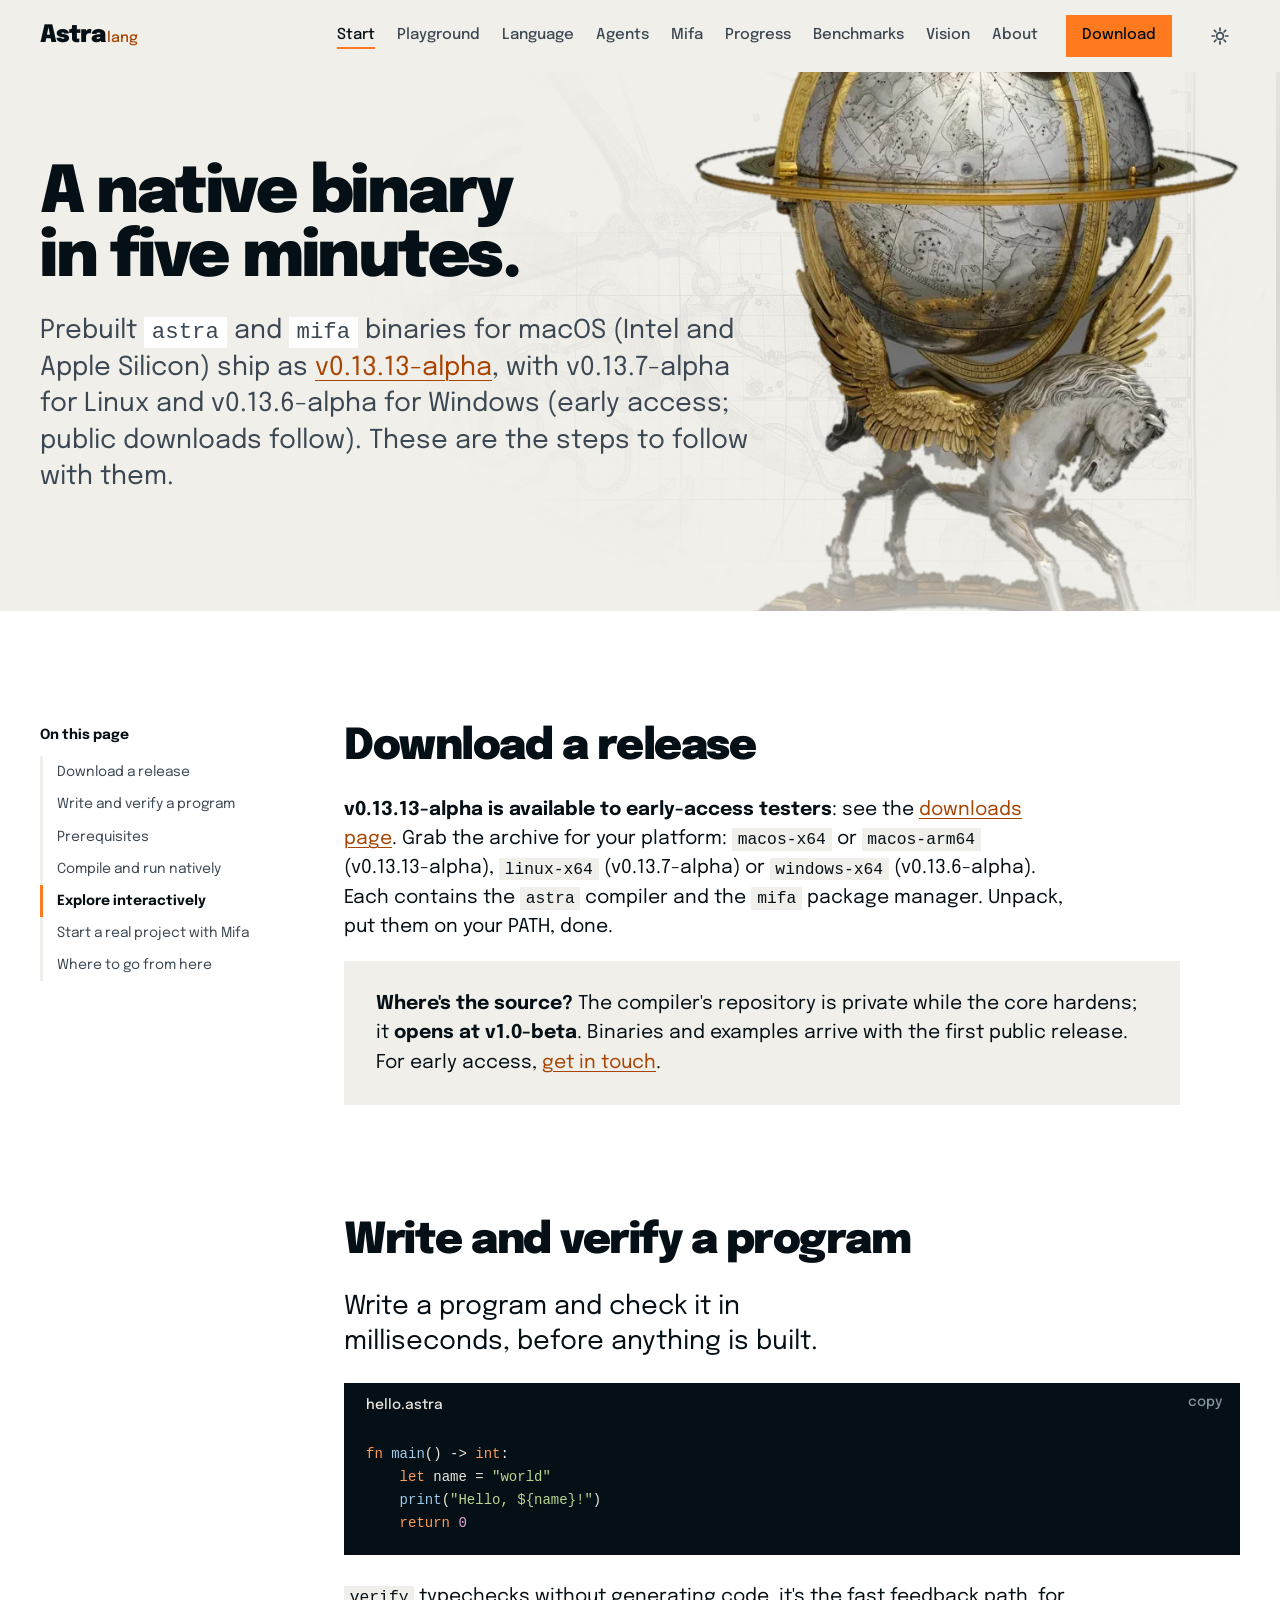
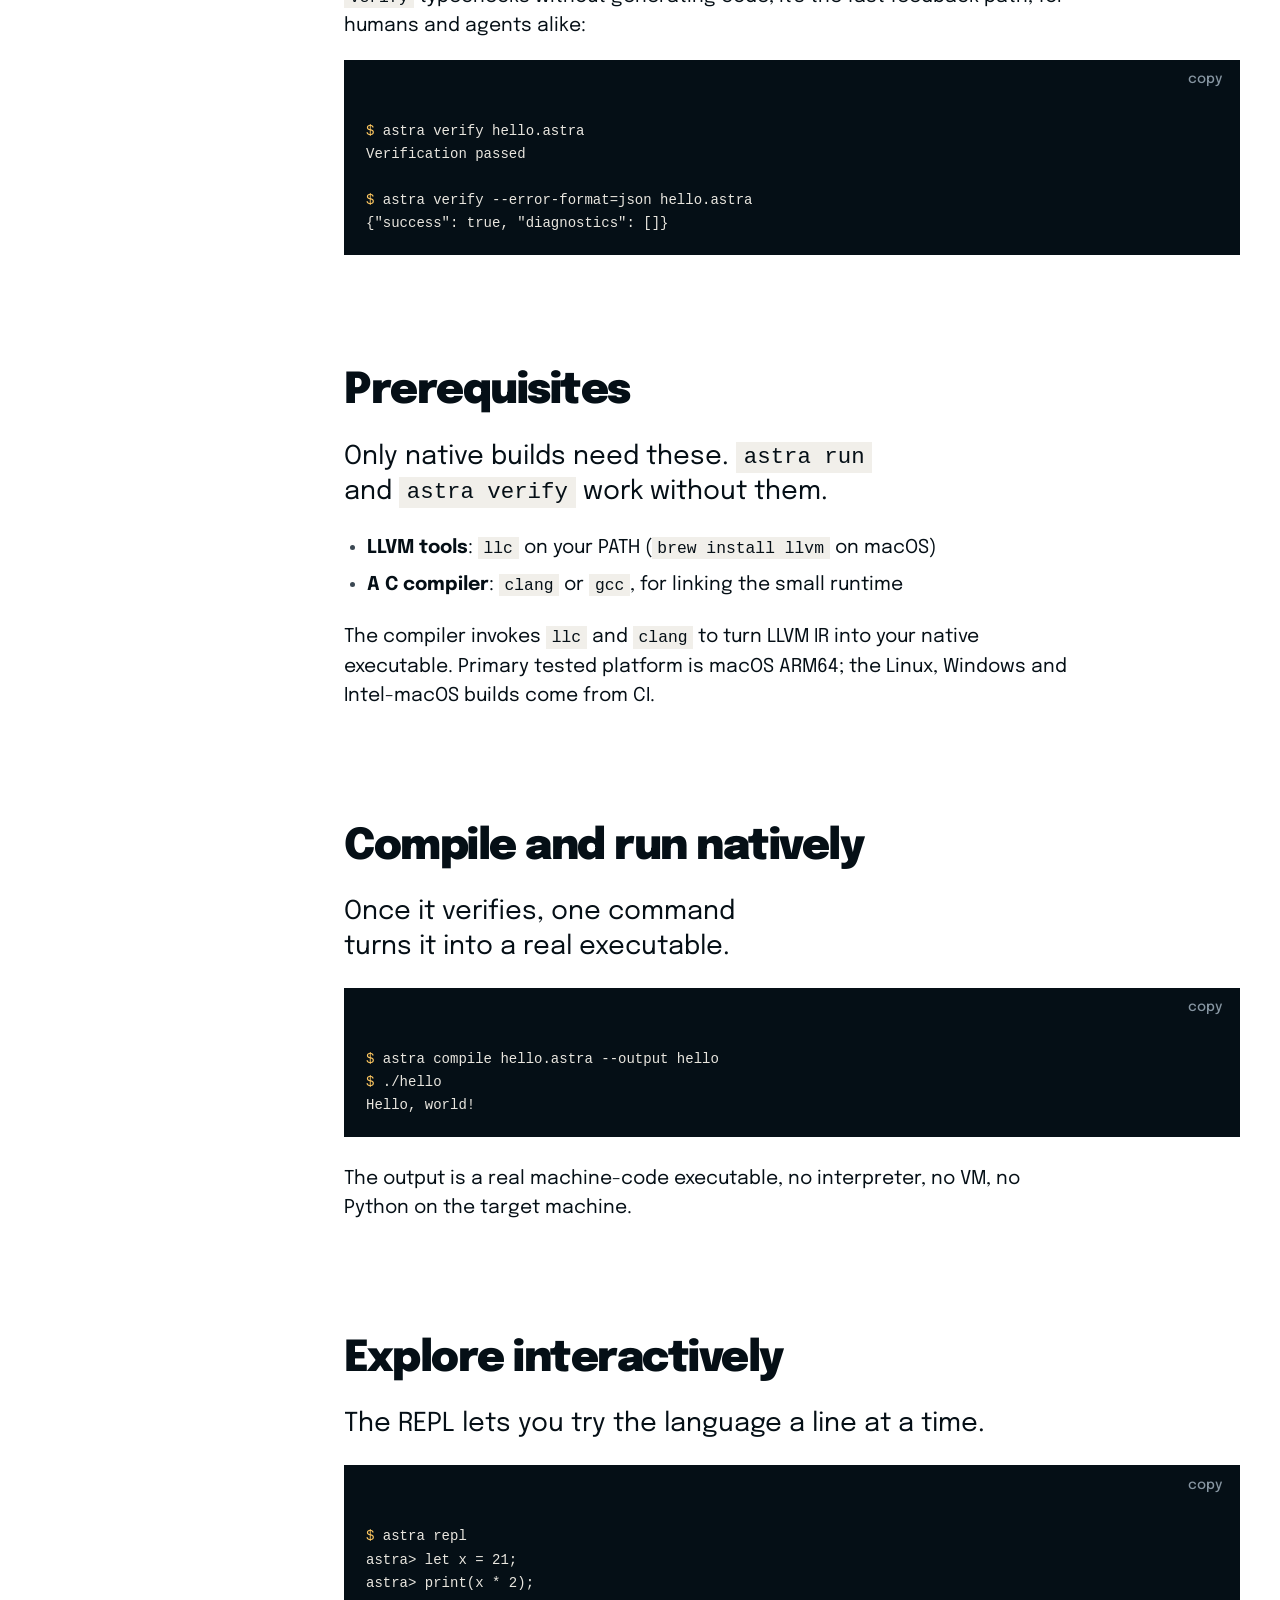
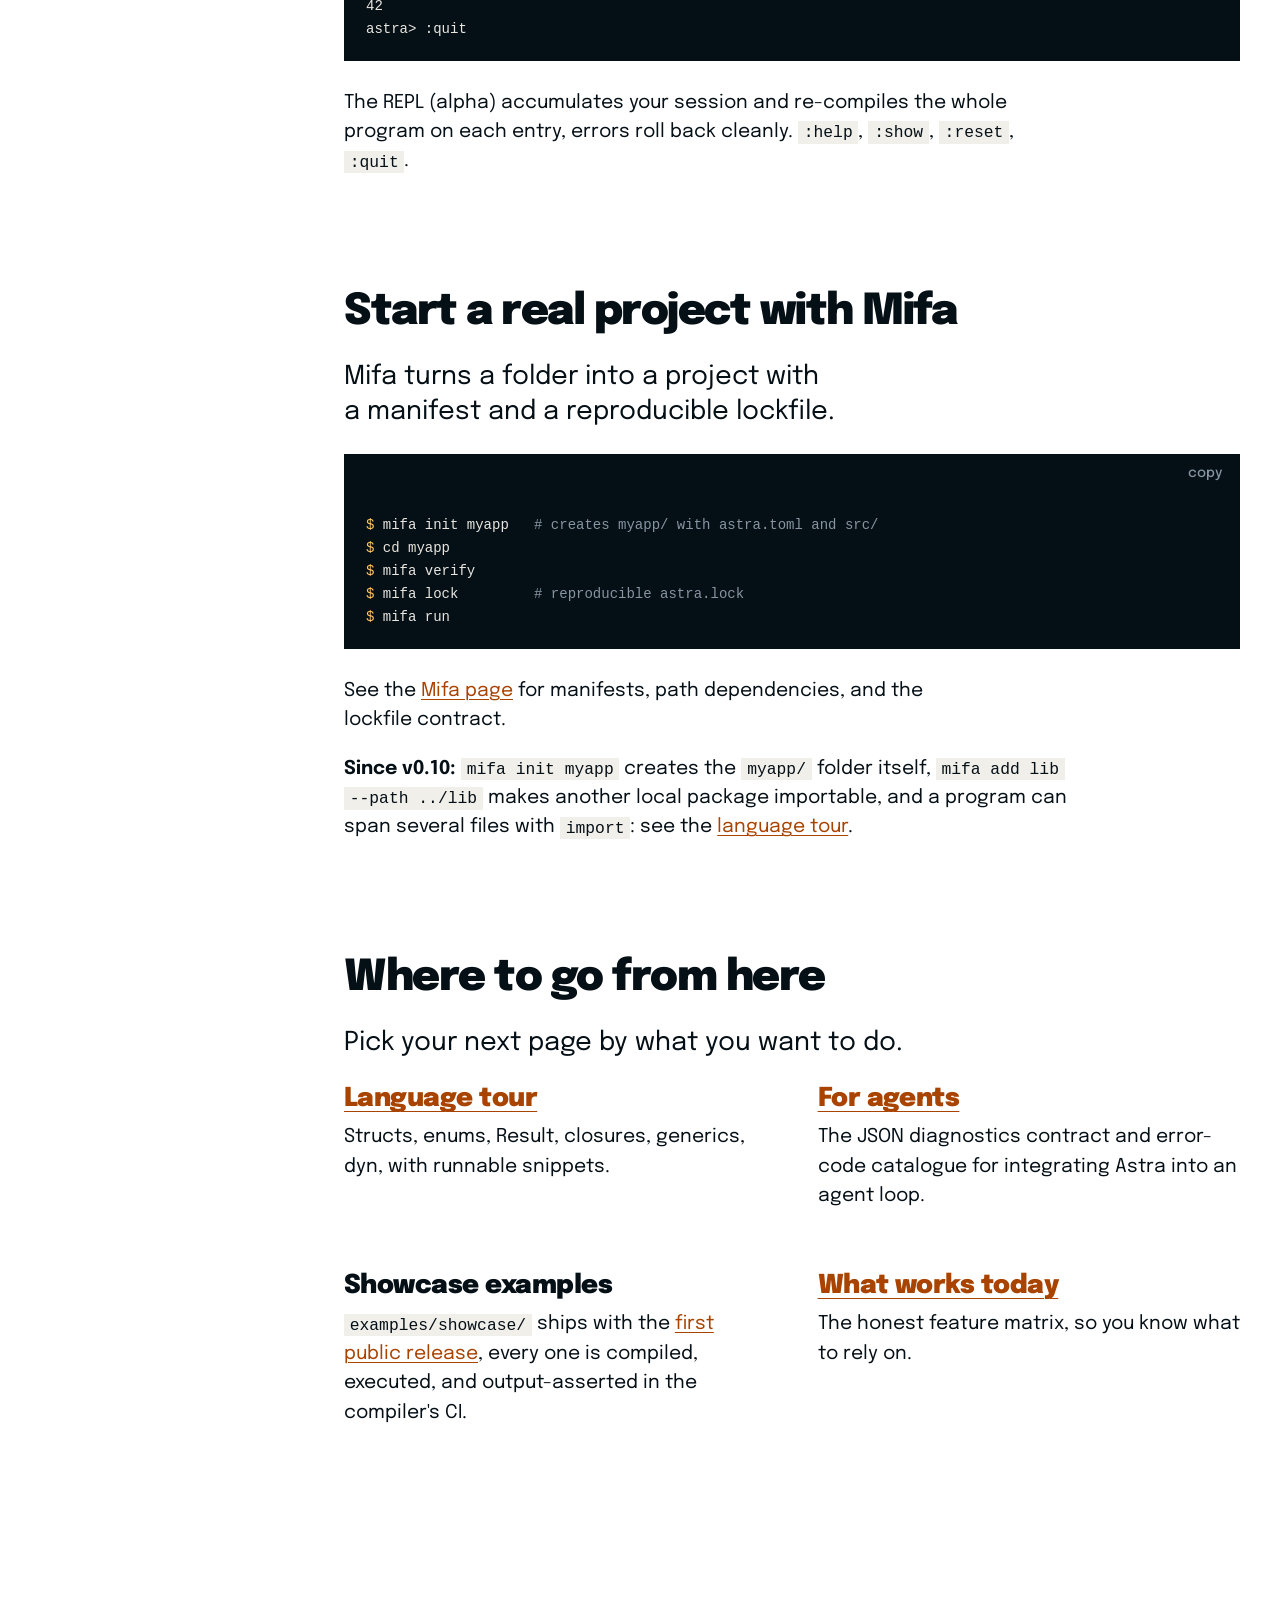
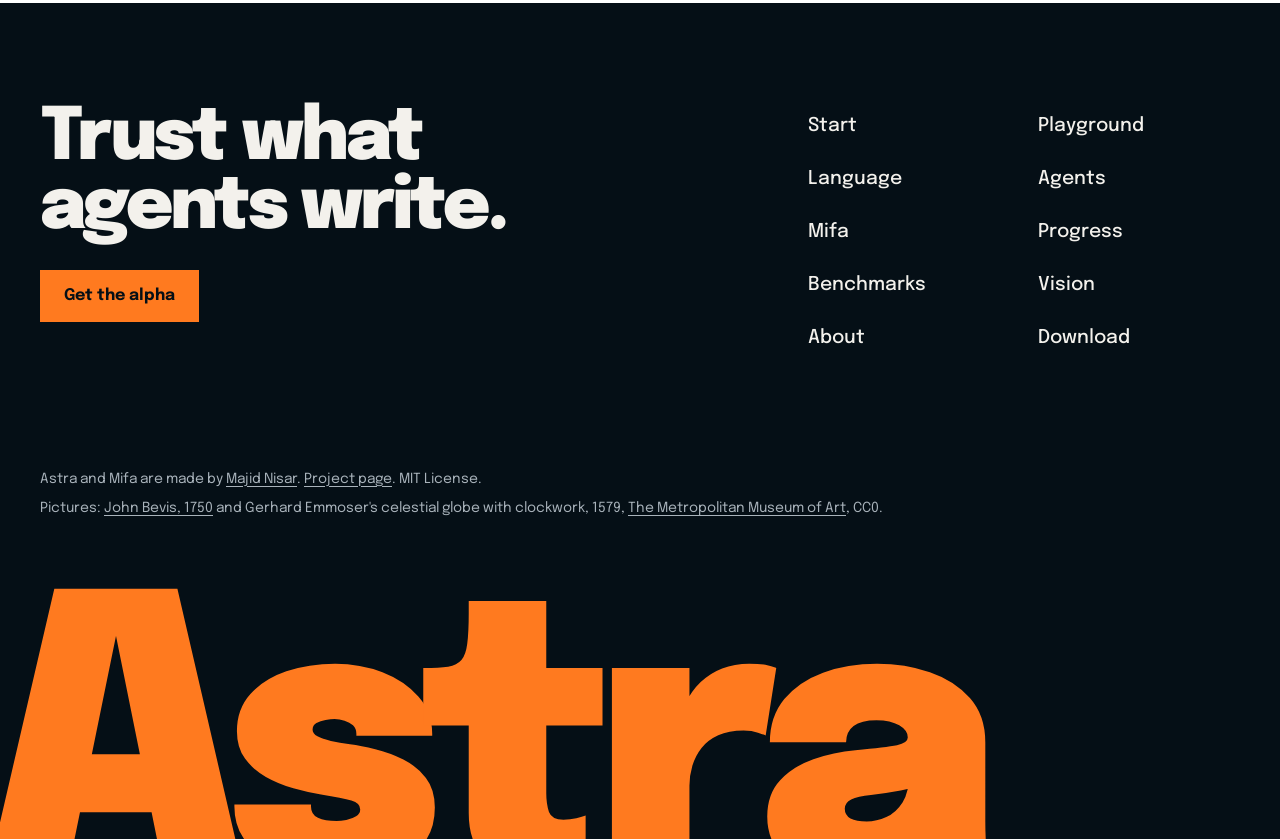
<file: start.html>
<!DOCTYPE html>
<html lang="en">
<head>
<meta charset="utf-8">
<meta name="viewport" content="width=device-width, initial-scale=1">
<script>(function(){var d=document.documentElement;d.classList.add('js');try{var t=localStorage.getItem('theme');if(t==='light'||t==='dark')d.dataset.theme=t}catch(e){}})();</script>
<title>Get started: Astra</title>
<meta name="description" content="Install and run Astra in minutes: download a release, verify a program, compile to native, use the REPL, and start a Mifa project.">
<link rel="canonical" href="https://astra-lang.org/start.html">
<link rel="icon" type="image/svg+xml" href="assets/favicon.svg">
<meta name="theme-color" media="(prefers-color-scheme: light)" content="#f1efea"><!-- ds-allow-hardcode: meta theme-color cannot read CSS variables -->
<meta name="theme-color" media="(prefers-color-scheme: dark)" content="#050f16"><!-- ds-allow-hardcode: meta theme-color cannot read CSS variables -->
<meta name="author" content="Majid Nisar">
<meta property="og:type" content="website">
<meta property="og:site_name" content="astra-lang.org">
<meta property="og:title" content="Get started: Astra">
<meta property="og:description" content="Install and run Astra in minutes: download a release, verify a program, compile to native, use the REPL, and start a Mifa project.">
<meta property="og:url" content="https://astra-lang.org/start.html">
<meta property="og:image" content="https://astra-lang.org/assets/og.png">
<meta property="og:image:width" content="1200">
<meta property="og:image:height" content="630">
<meta property="og:image:alt" content="Astra: a language built for the way code is written now. Verify, repair, compile, native.">
<meta name="twitter:card" content="summary_large_image">
<meta name="twitter:image" content="https://astra-lang.org/assets/og.png">
<meta name="twitter:title" content="Get started: Astra">
<meta name="twitter:description" content="Install and run Astra in minutes: download a release, verify a program, compile to native, use the REPL, and start a Mifa project.">
<link rel="preconnect" href="https://fonts.googleapis.com">
<link rel="preconnect" href="https://fonts.gstatic.com" crossorigin>
<link href="https://fonts.googleapis.com/css2?family=Epilogue:wght@400;500;700;900&amp;display=swap" rel="stylesheet">
<link rel="stylesheet" href="assets/style.css">
<script src="assets/site.js" defer></script>
</head>
<body>
<a class="skip" href="#main">Skip to content</a>

<header class="site">
  <div class="wrap">
    <a class="brand" href="index.html" aria-label="Astra, home">Astra<span class="tld">lang</span></a>
    <nav class="main" aria-label="Main">
      <a href="start.html" aria-current="page">Start</a>
      <a href="playground.html">Playground</a>
      <a href="language.html">Language</a>
      <a href="agents.html">Agents</a>
      <a href="mifa.html">Mifa</a>
      <a href="progress.html">Progress</a>
      <a href="benchmarks.html">Benchmarks</a>
      <a href="vision.html">Vision</a>
      <a href="about.html">About</a>
      <a class="nav-cta" href="download.html">Download</a>
    </nav>
  </div>
</header>

<main id="main">
  <section class="page-head">
    <img class="head-plate" src="assets/celestial-globe-1579.webp" width="647" height="957" alt="A gilded and silver celestial globe from 1579, driven by clockwork and carried on a winged horse." decoding="async">
    <div class="wrap">
      <h1>A native binary in five minutes.</h1>
      <p class="lede">
        Prebuilt <code>astra</code> and <code>mifa</code> binaries for macOS
        (Intel and Apple Silicon) ship as
        <a href="download.html">v0.13.13-alpha</a>, with v0.13.7-alpha for
        Linux and v0.13.6-alpha for Windows (early access; public
        downloads follow). These are the steps to follow with them.
      </p>
    </div>
  </section>
<div class="doc">
  <nav class="toc" aria-label="On this page">
    <h2>On this page</h2>
    <ol>
      <li><a href="#download-a-release">Download a release</a></li>
      <li><a href="#write-and-verify-a-program">Write and verify a program</a></li>
      <li><a href="#prerequisites">Prerequisites</a></li>
      <li><a href="#compile-and-run-natively">Compile and run natively</a></li>
      <li><a href="#explore-interactively">Explore interactively</a></li>
      <li><a href="#start-a-real-project-with-mifa">Start a real project with Mifa</a></li>
      <li><a href="#where-to-go-from-here">Where to go from here</a></li>
    </ol>
  </nav>
  <div class="doc-body">

  <section>
    <div class="wrap">
      <h2 id="download-a-release">Download a release</h2>
      <p><strong>v0.13.13-alpha is available to early-access testers</strong>: see the <a href="download.html">downloads page</a>. Grab the archive for
      your platform: <code>macos-x64</code> or <code>macos-arm64</code>
      (v0.13.13-alpha), <code>linux-x64</code> (v0.13.7-alpha) or
      <code>windows-x64</code> (v0.13.6-alpha). Each contains
      the <code>astra</code> compiler and the <code>mifa</code> package
      manager. Unpack, put them on your PATH, done.</p>
      <div class="callout">
        <p><strong>Where's the source?</strong> The compiler's repository is
        private while the core hardens; it <strong>opens at v1.0-beta</strong>.
        Binaries and examples arrive with the first public release. For early
        access, <a href="https://majidnisar.com">get in touch</a>.</p>
      </div>
    </div>
  </section>

  <section>
    <div class="wrap">
      <h2 id="write-and-verify-a-program">Write and verify a program</h2>
      <p class="lead-in">Write a program and check it in milliseconds, before anything is built.</p>
      <div class="codeblock">
        <span class="tab">hello.astra</span>
<pre><code><span class="kw">fn</span> <span class="fn">main</span>() -&gt; <span class="kw">int</span>:
    <span class="kw">let</span> name = <span class="s">&quot;world&quot;</span>
    <span class="fn">print</span>(<span class="s">&quot;Hello, ${name}!&quot;</span>)
    <span class="kw">return</span> <span class="n">0</span></code></pre>
      </div>
      <p><code>verify</code> typechecks without generating code, it's the
      fast feedback path, for humans and agents alike:</p>
<pre><code><span class="p">$</span> astra verify hello.astra
Verification passed

<span class="p">$</span> astra verify --error-format=json hello.astra
{"success": true, "diagnostics": []}</code></pre>
    </div>
  </section>

  <section>
    <div class="wrap">
      <h2 id="prerequisites">Prerequisites</h2>
      <p class="lead-in">Only native builds need these. <code>astra run</code> and <code>astra verify</code> work without them.</p>
      <ul>
        <li><strong>LLVM tools</strong>: <code>llc</code> on your PATH (<code>brew install llvm</code> on macOS)</li>
        <li><strong>A C compiler</strong>: <code>clang</code> or <code>gcc</code>, for linking the small runtime</li>
      </ul>
      <p>The compiler invokes <code>llc</code> and <code>clang</code> to
      turn LLVM IR into your native executable. Primary tested platform is
      macOS ARM64; the Linux, Windows and Intel-macOS builds come from CI.</p>
    </div>
  </section>

  <section>
    <div class="wrap">
      <h2 id="compile-and-run-natively">Compile and run natively</h2>
      <p class="lead-in">Once it verifies, one command turns it into a real executable.</p>
<pre><code><span class="p">$</span> astra compile hello.astra --output hello
<span class="p">$</span> ./hello
Hello, world!</code></pre>
      <p>The output is a real machine-code executable, no interpreter, no VM,
      no Python on the target machine.</p>
    </div>
  </section>

  <section>
    <div class="wrap">
      <h2 id="explore-interactively">Explore interactively</h2>
      <p class="lead-in">The REPL lets you try the language a line at a time.</p>
<pre><code><span class="p">$</span> astra repl
astra&gt; let x = 21;
astra&gt; print(x * 2);
42
astra&gt; :quit</code></pre>
      <p>The REPL (alpha) accumulates your session and re-compiles the whole
      program on each entry, errors roll back cleanly. <code>:help</code>,
      <code>:show</code>, <code>:reset</code>, <code>:quit</code>.</p>
    </div>
  </section>

  <section>
    <div class="wrap">
      <h2 id="start-a-real-project-with-mifa">Start a real project with Mifa</h2>
      <p class="lead-in">Mifa turns a folder into a project with a manifest and a reproducible lockfile.</p>
<pre><code><span class="p">$</span> mifa init myapp   <span class="c"># creates myapp/ with astra.toml and src/</span>
<span class="p">$</span> cd myapp
<span class="p">$</span> mifa verify
<span class="p">$</span> mifa lock         <span class="c"># reproducible astra.lock</span>
<span class="p">$</span> mifa run</code></pre>
      <p>See the <a href="mifa.html">Mifa page</a> for manifests, path
      dependencies, and the lockfile contract.</p>
      <p><strong>Since v0.10:</strong> <code>mifa init myapp</code> creates
      the <code>myapp/</code> folder itself, <code>mifa add lib --path
      ../lib</code> makes another local package importable, and a program
      can span several files with <code>import</code>: see the
      <a href="language.html#modules">language tour</a>.</p>
    </div>
  </section>

  <section>
    <div class="wrap">
      <h2 id="where-to-go-from-here">Where to go from here</h2>
      <p class="lead-in">Pick your next page by what you want to do.</p>
      <div class="grid2">
        <div class="def"><b><a href="language.html">Language tour</a></b>
          <p>Structs, enums, Result, closures, generics, dyn, with runnable snippets.</p></div>
        <div class="def"><b><a href="agents.html">For agents</a></b>
          <p>The JSON diagnostics contract and error-code catalogue for integrating Astra into an agent loop.</p></div>
        <div class="def"><b>Showcase examples</b>
          <p><code>examples/showcase/</code> ships with the <a href="download.html">first public release</a>, every one is compiled, executed, and output-asserted in the compiler's CI.</p></div>
        <div class="def"><b><a href="progress.html">What works today</a></b>
          <p>The honest feature matrix, so you know what to rely on.</p></div>
      </div>
    </div>
  </section>
  </div>
</div>
</main>

<footer class="site">
  <div class="wrap">
    <div class="foot-top">
      <div>
        <p class="foot-invite">Trust what agents write.</p>
        <a class="btn primary" href="download.html">Get the alpha</a>
      </div>
      <ul class="foot-links">
        <li><a href="start.html">Start</a></li>
        <li><a href="playground.html">Playground</a></li>
        <li><a href="language.html">Language</a></li>
        <li><a href="agents.html">Agents</a></li>
        <li><a href="mifa.html">Mifa</a></li>
        <li><a href="progress.html">Progress</a></li>
        <li><a href="benchmarks.html">Benchmarks</a></li>
        <li><a href="vision.html">Vision</a></li>
        <li><a href="about.html">About</a></li>
        <li><a href="download.html">Download</a></li>
      </ul>
    </div>
    <div class="foot-legal">
      <p>Astra and Mifa are made by <a href="https://majidnisar.com">Majid Nisar</a>. <a href="https://majidnisar.com/projects/astra/">Project page</a>. MIT License.</p>
      <p class="credits">Pictures: <a href="https://commons.wikimedia.org/wiki/File:1750_star_chart_of_the_constellations_Libra,_Cancer_and_neighboring_stars_from_John_Bevis%27_Celestial_Atlas.jpg">John Bevis, 1750</a> and Gerhard Emmoser's celestial globe with clockwork, 1579, <a href="https://www.metmuseum.org/art/collection/search/193606">The Metropolitan Museum of Art</a>, CC0.</p>
    </div>
  </div>
  <span class="foot-name" aria-hidden="true">Astra</span>
</footer>

</body>
</html>
</file>
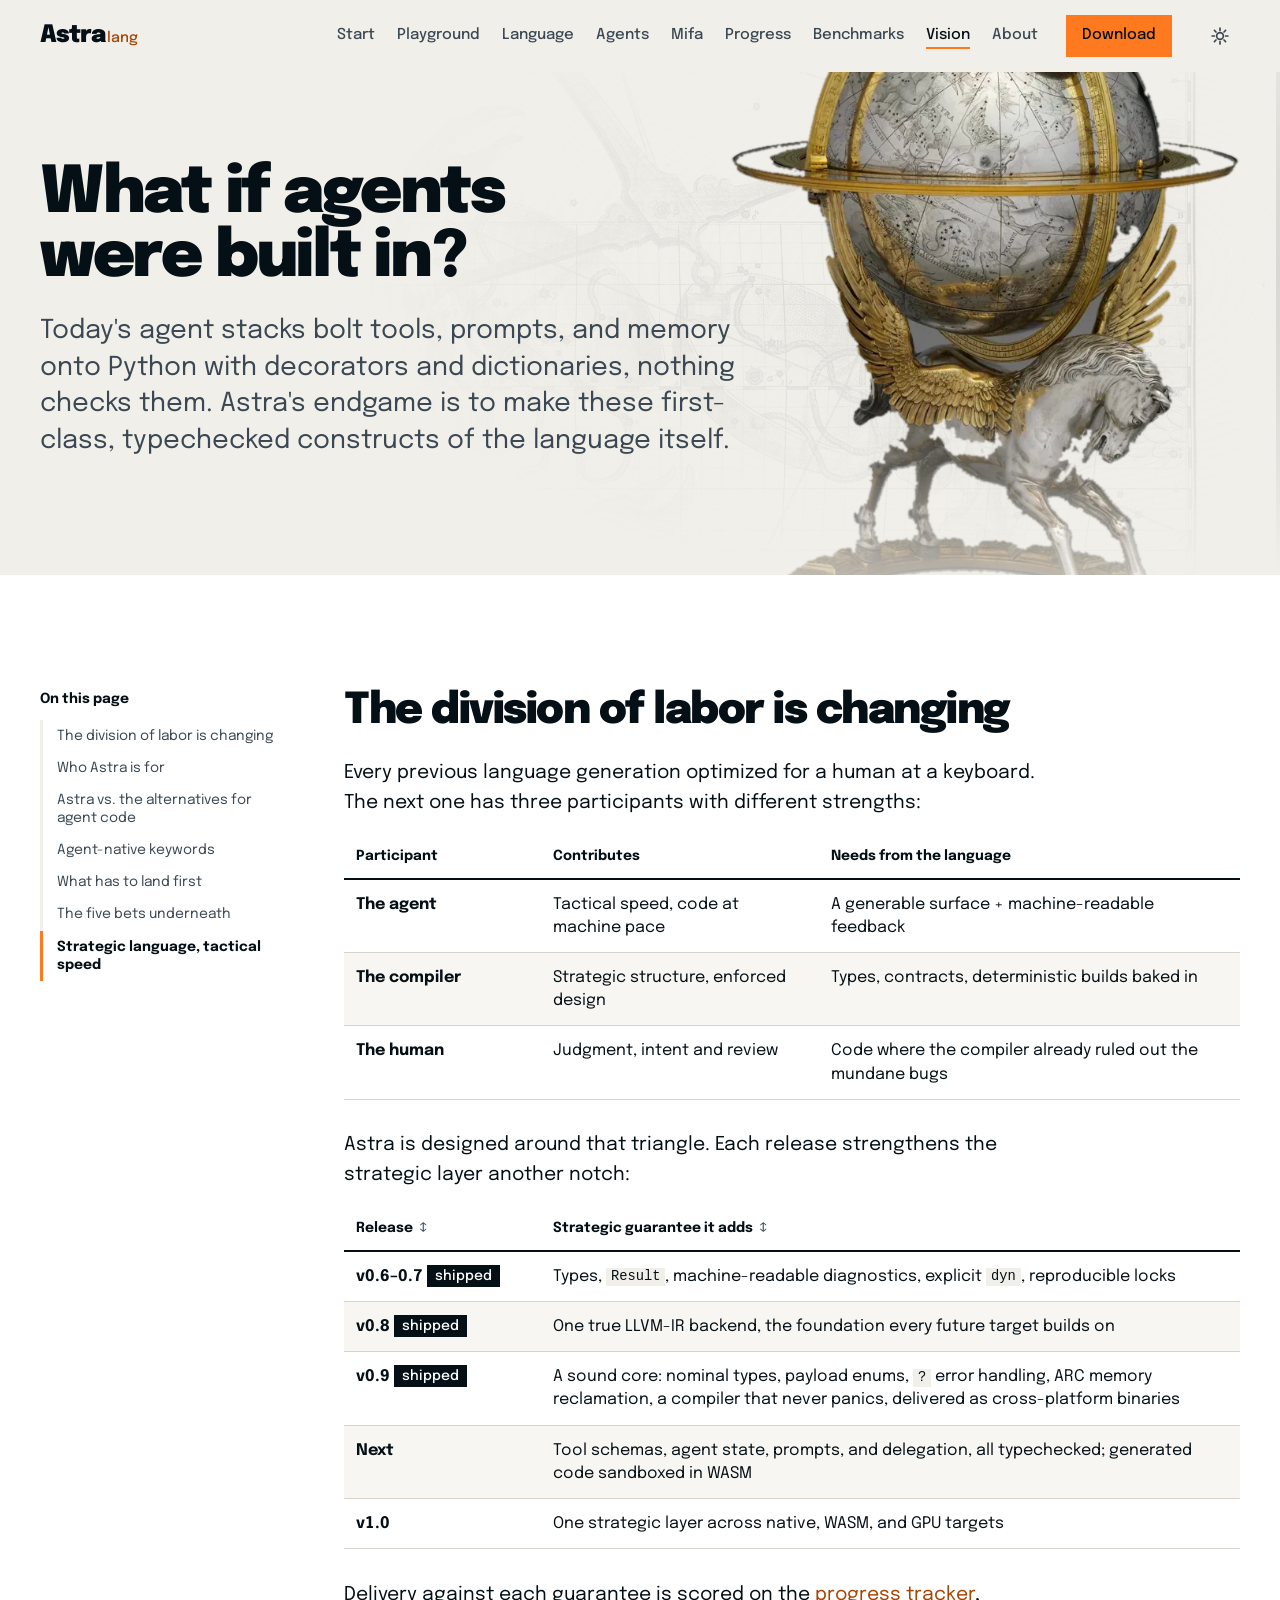
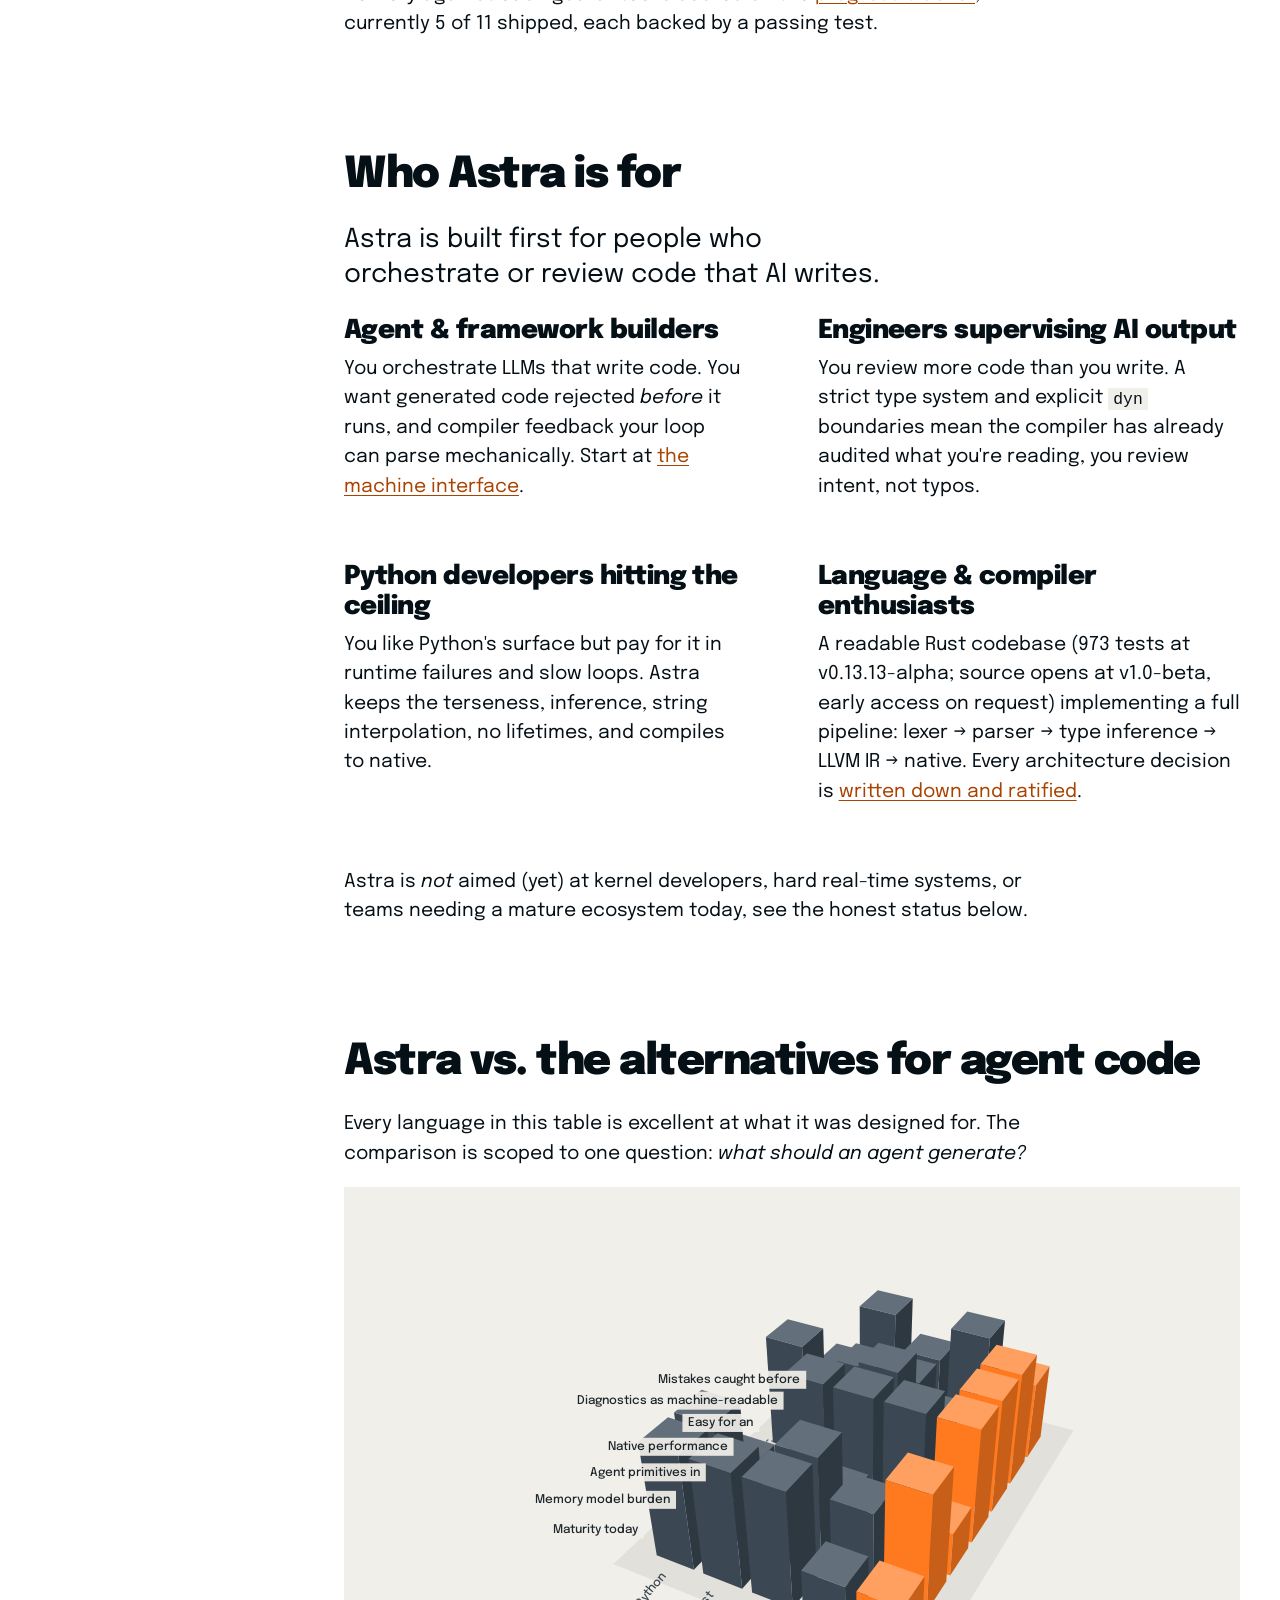
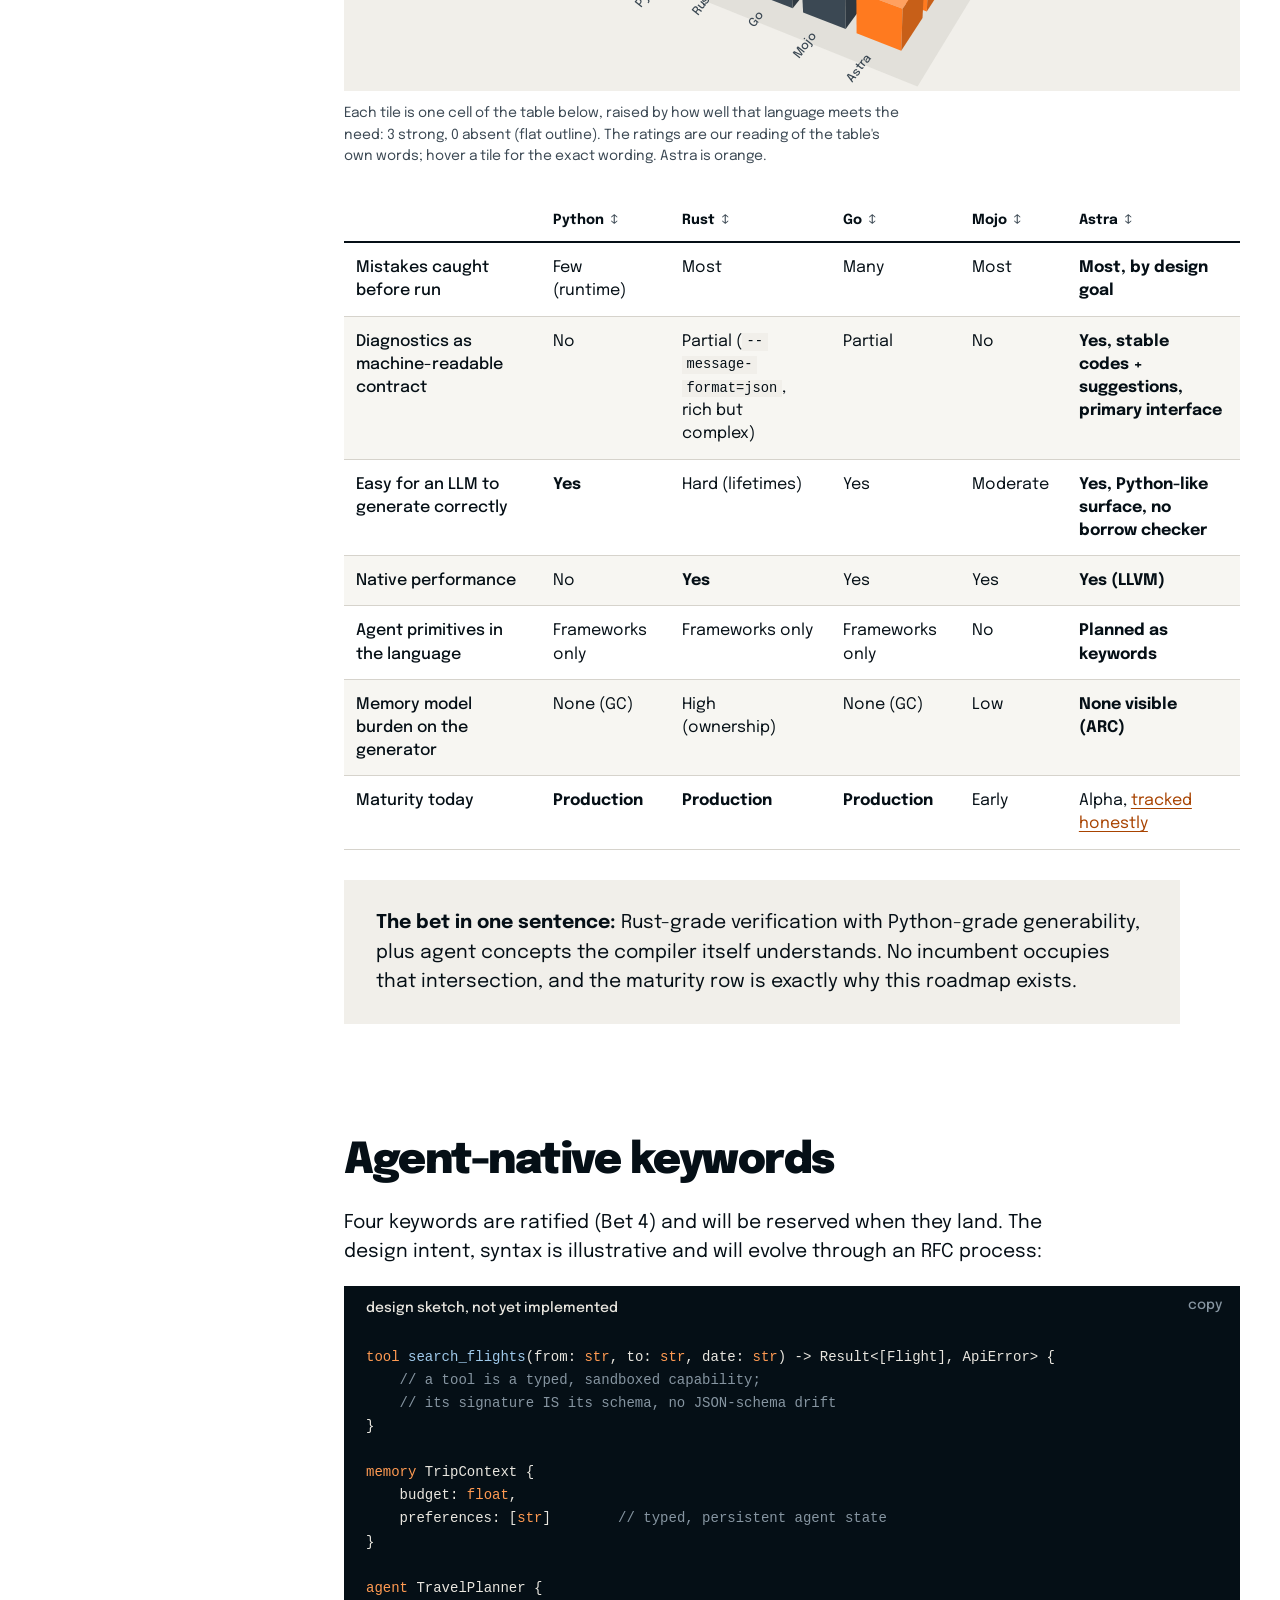
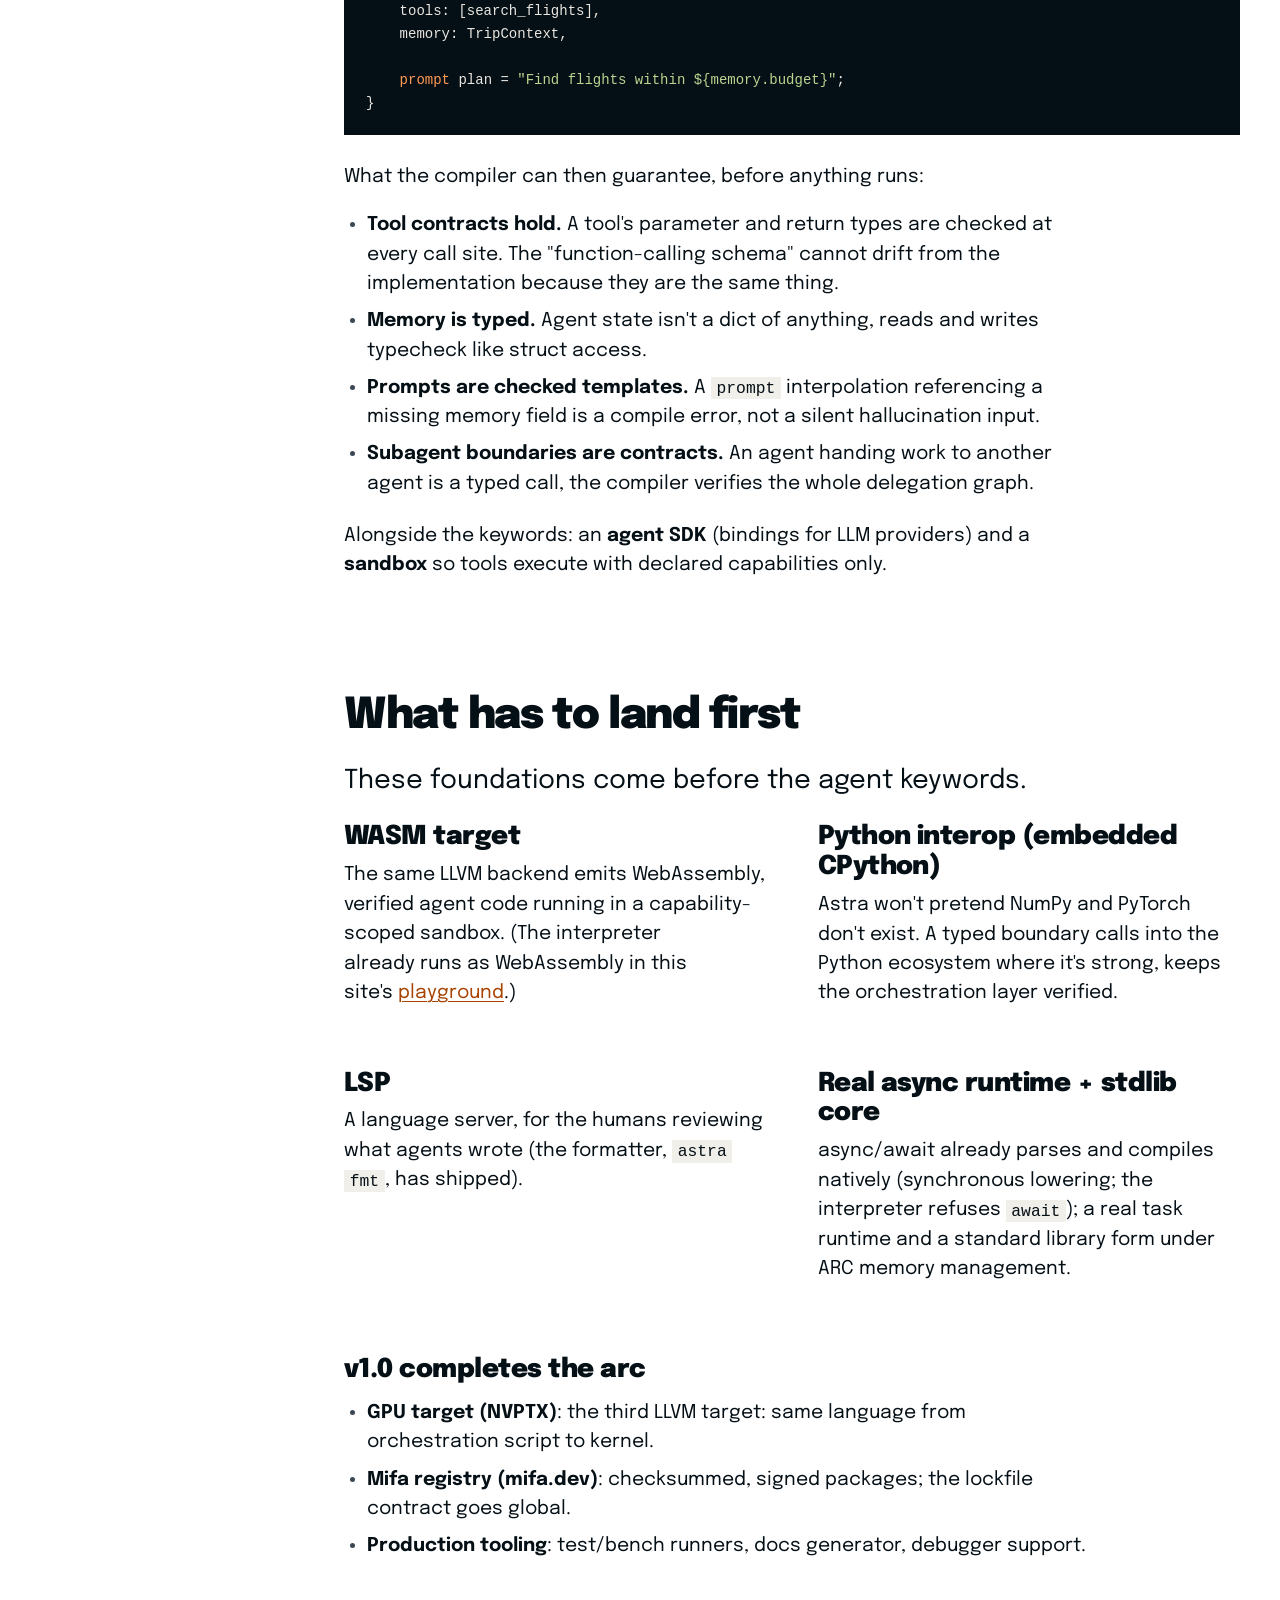
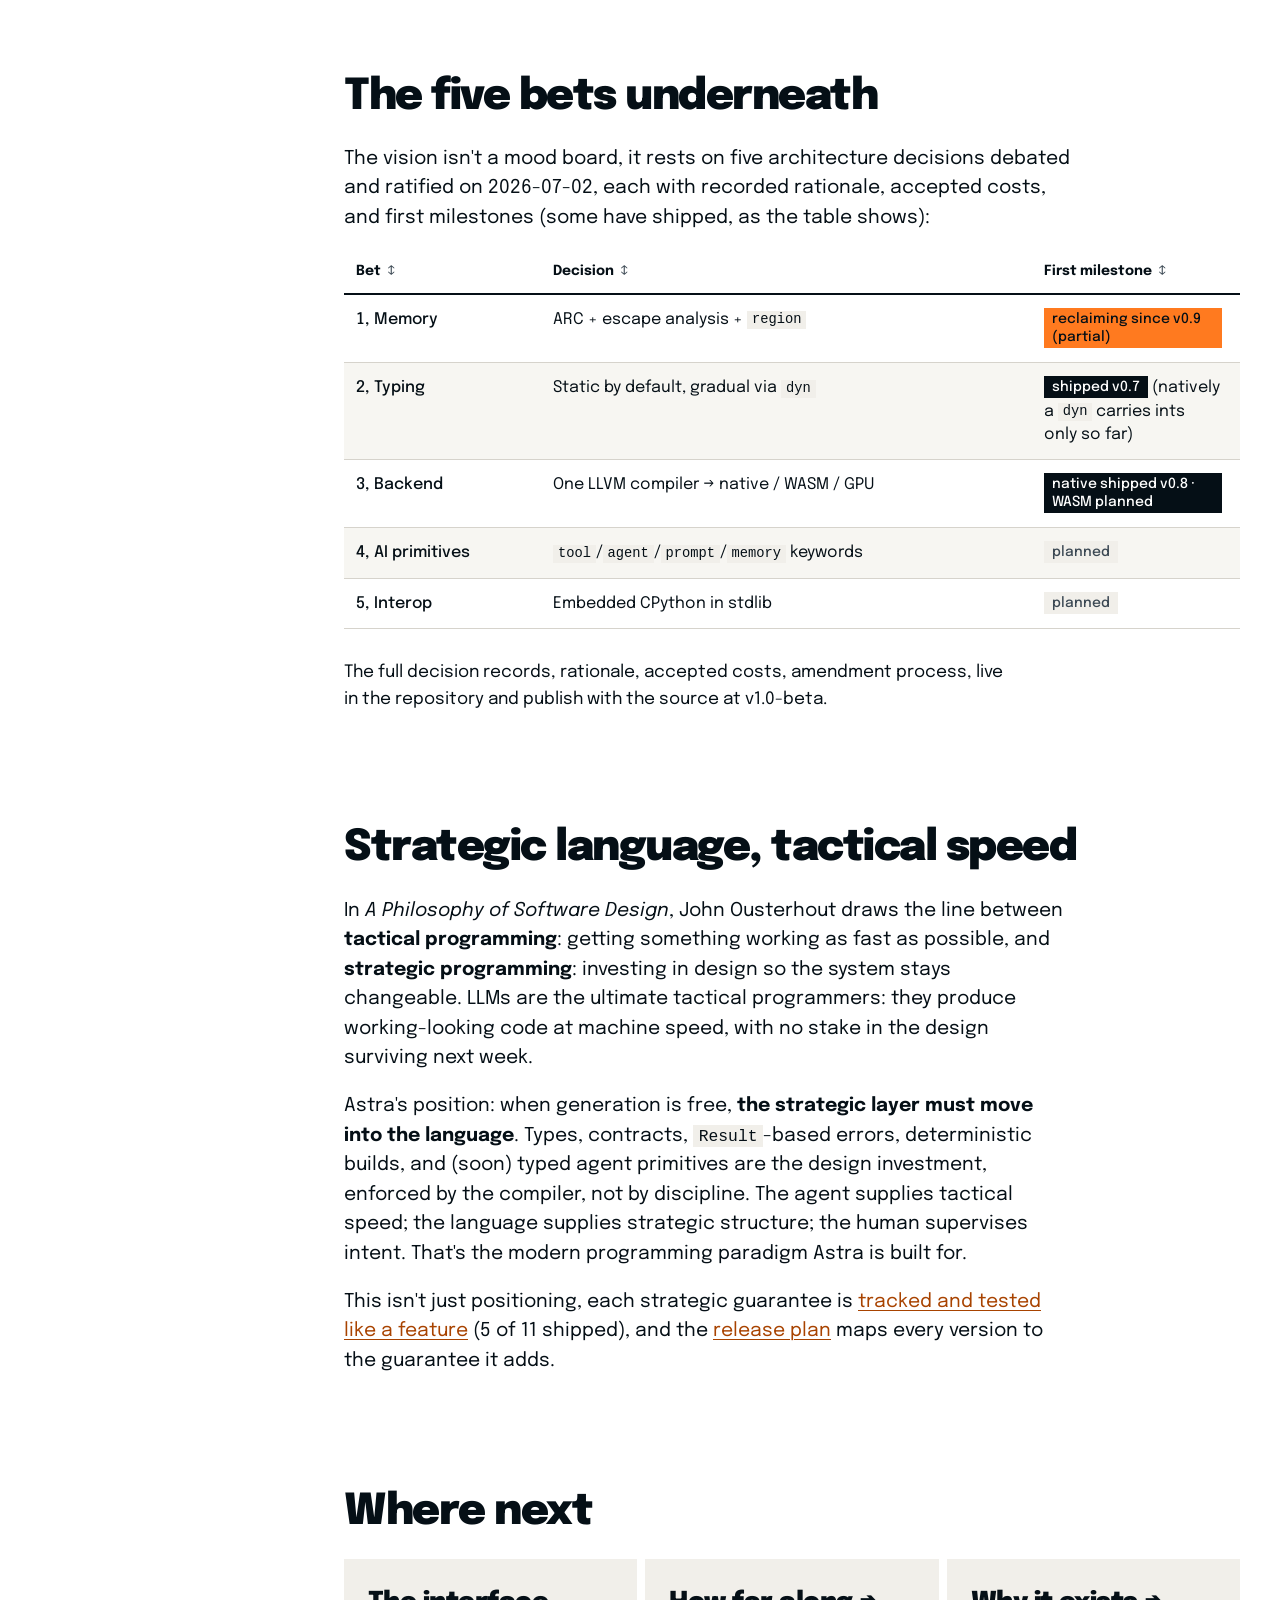
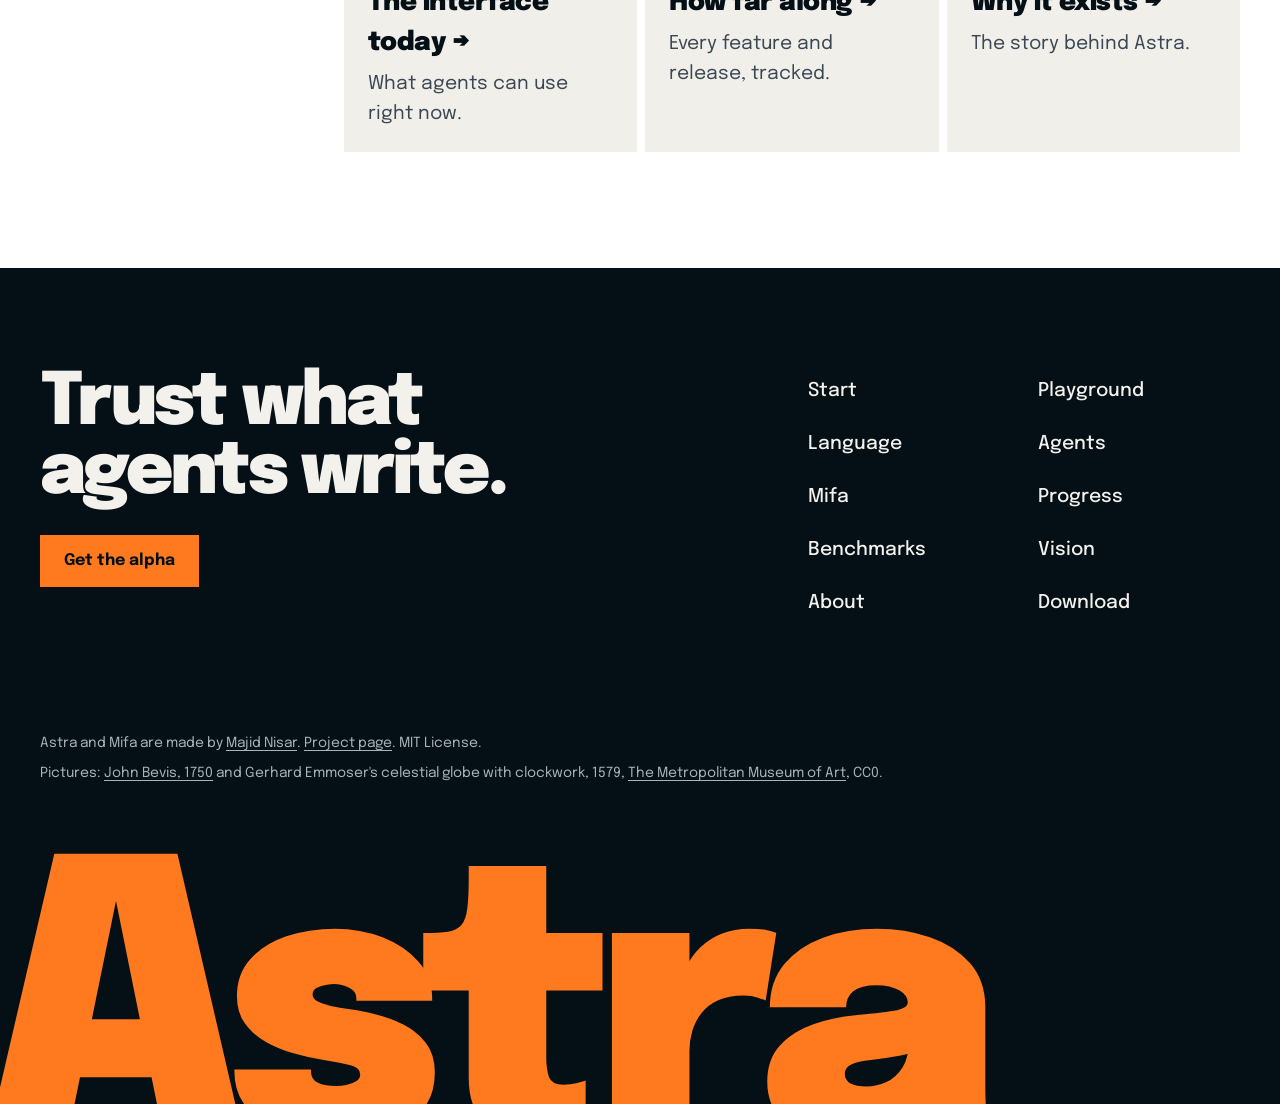
<file: vision.html>
<!DOCTYPE html>
<html lang="en">
<head>
<meta charset="utf-8">
<meta name="viewport" content="width=device-width, initial-scale=1">
<script>(function(){var d=document.documentElement;d.classList.add('js');try{var t=localStorage.getItem('theme');if(t==='light'||t==='dark')d.dataset.theme=t}catch(e){}})();</script>
<title>Vision: where Astra is going</title>
<meta name="description" content="Astra's roadmap and thesis: agent-native language keywords (tool, agent, prompt, memory), WASM sandbox, Python interop, GPU targets, and how Astra compares to Python, Rust, Go, and Mojo for agent-generated code.">
<link rel="canonical" href="https://astra-lang.org/vision.html">
<link rel="icon" type="image/svg+xml" href="assets/favicon.svg">
<meta name="theme-color" media="(prefers-color-scheme: light)" content="#f1efea"><!-- ds-allow-hardcode: meta theme-color cannot read CSS variables -->
<meta name="theme-color" media="(prefers-color-scheme: dark)" content="#050f16"><!-- ds-allow-hardcode: meta theme-color cannot read CSS variables -->
<meta name="author" content="Majid Nisar">
<meta property="og:type" content="website">
<meta property="og:site_name" content="astra-lang.org">
<meta property="og:title" content="Vision: where Astra is going">
<meta property="og:description" content="Astra's roadmap and thesis: agent-native language keywords (tool, agent, prompt, memory), WASM sandbox, Python interop, GPU targets, and how Astra compares to Python, Rust, Go, and Mojo for agent-generated code.">
<meta property="og:url" content="https://astra-lang.org/vision.html">
<meta property="og:image" content="https://astra-lang.org/assets/og.png">
<meta property="og:image:width" content="1200">
<meta property="og:image:height" content="630">
<meta property="og:image:alt" content="Astra: a language built for the way code is written now. Verify, repair, compile, native.">
<meta name="twitter:card" content="summary_large_image">
<meta name="twitter:image" content="https://astra-lang.org/assets/og.png">
<meta name="twitter:title" content="Vision: where Astra is going">
<meta name="twitter:description" content="Astra's roadmap and thesis: agent-native language keywords (tool, agent, prompt, memory), WASM sandbox, Python interop, GPU targets, and how Astra compares to Python, Rust, Go, and Mojo for agent-generated code.">
<link rel="preconnect" href="https://fonts.googleapis.com">
<link rel="preconnect" href="https://fonts.gstatic.com" crossorigin>
<link href="https://fonts.googleapis.com/css2?family=Epilogue:wght@400;500;700;900&amp;display=swap" rel="stylesheet">
<link rel="stylesheet" href="assets/style.css">
<script src="assets/site.js" defer></script>
<script src="assets/viz.js" defer></script>
</head>
<body>
<a class="skip" href="#main">Skip to content</a>

<header class="site">
  <div class="wrap">
    <a class="brand" href="index.html" aria-label="Astra, home">Astra<span class="tld">lang</span></a>
    <nav class="main" aria-label="Main">
      <a href="start.html">Start</a>
      <a href="playground.html">Playground</a>
      <a href="language.html">Language</a>
      <a href="agents.html">Agents</a>
      <a href="mifa.html">Mifa</a>
      <a href="progress.html">Progress</a>
      <a href="benchmarks.html">Benchmarks</a>
      <a href="vision.html" aria-current="page">Vision</a>
      <a href="about.html">About</a>
      <a class="nav-cta" href="download.html">Download</a>
    </nav>
  </div>
</header>

<main id="main">
  <section class="page-head">
    <img class="head-plate" src="assets/celestial-globe-1579.webp" width="647" height="957" alt="A gilded and silver celestial globe from 1579, driven by clockwork and carried on a winged horse." decoding="async">
    <div class="wrap">
      <h1>What if agents were built in?</h1>
      <p class="lede">
        Today's agent stacks bolt tools, prompts, and memory onto Python
        with decorators and dictionaries, nothing checks them. Astra's
        endgame is to make these first-class, typechecked constructs of the
        language itself.
      </p>
    </div>
  </section>
<div class="doc">
  <nav class="toc" aria-label="On this page">
    <h2>On this page</h2>
    <ol>
      <li><a href="#the-division-of-labor-is-changing">The division of labor is changing</a></li>
      <li><a href="#who-astra-is-for">Who Astra is for</a></li>
      <li><a href="#astra-vs-the-alternatives-for-agent-code">Astra vs. the alternatives for agent code</a></li>
      <li><a href="#agent-native-keywords">Agent-native keywords</a></li>
      <li><a href="#what-has-to-land-first">What has to land first</a></li>
      <li><a href="#the-five-bets-underneath">The five bets underneath</a></li>
      <li><a href="#strategic-language-tactical-speed">Strategic language, tactical speed</a></li>
    </ol>
  </nav>
  <div class="doc-body">

  <section>
    <div class="wrap">
      <h2 id="the-division-of-labor-is-changing">The division of labor is changing</h2>
      <p>
        Every previous language generation optimized for a human at a
        keyboard. The next one has three participants with different
        strengths:
      </p>
      <div class="table-wrap stack"><table>
        <thead><tr><th>Participant</th><th>Contributes</th><th>Needs from the language</th></tr></thead>
        <tbody>
          <tr><td data-label="Participant"><strong>The agent</strong></td><td data-label="Contributes">Tactical speed, code at machine pace</td><td data-label="Needs from the language">A generable surface + machine-readable feedback</td></tr>
          <tr><td data-label="Participant"><strong>The compiler</strong></td><td data-label="Contributes">Strategic structure, enforced design</td><td data-label="Needs from the language">Types, contracts, deterministic builds baked in</td></tr>
          <tr><td data-label="Participant"><strong>The human</strong></td><td data-label="Contributes">Judgment, intent and review</td><td data-label="Needs from the language">Code where the compiler already ruled out the mundane bugs</td></tr>
        </tbody>
      </table></div>
      <p>
        Astra is designed around that triangle. Each release strengthens the
        strategic layer another notch:
      </p>
      <div class="table-wrap stack"><table>
        <thead><tr><th>Release</th><th>Strategic guarantee it adds</th></tr></thead>
        <tbody>
          <tr><td data-label="Release"><strong>v0.6–0.7</strong> <span class="badge done">shipped</span></td><td data-label="Strategic guarantee it adds">Types, <code>Result</code>, machine-readable diagnostics, explicit <code>dyn</code>, reproducible locks</td></tr>
          <tr><td data-label="Release"><strong>v0.8</strong> <span class="badge done">shipped</span></td><td data-label="Strategic guarantee it adds">One true LLVM-IR backend, the foundation every future target builds on</td></tr>
          <tr><td data-label="Release"><strong>v0.9</strong> <span class="badge done">shipped</span></td><td data-label="Strategic guarantee it adds">A sound core: nominal types, payload enums, <code>?</code> error handling, ARC memory reclamation, a compiler that never panics, delivered as cross-platform binaries</td></tr>
          <tr><td data-label="Release"><strong>Next</strong></td><td data-label="Strategic guarantee it adds">Tool schemas, agent state, prompts, and delegation, all typechecked; generated code sandboxed in WASM</td></tr>
          <tr><td data-label="Release"><strong>v1.0</strong></td><td data-label="Strategic guarantee it adds">One strategic layer across native, WASM, and GPU targets</td></tr>
        </tbody>
      </table></div>
      <p>
        Delivery against each guarantee is scored on the
        <a href="progress.html#strategic">progress tracker</a>, currently
        5 of 11 shipped, each backed by a passing test.
      </p>
    </div>
  </section>
<section>
    <div class="wrap">
      <h2 id="who-astra-is-for">Who Astra is for</h2>
      <p class="lead-in">Astra is built first for people who orchestrate or review code that AI writes.</p>
      <div class="grid2">
        <div class="def">
          <b>Agent &amp; framework builders</b>
          <p>You orchestrate LLMs that write code. You want generated code
          rejected <em>before</em> it runs, and compiler feedback your loop
          can parse mechanically. Start at
          <a href="agents.html">the machine interface</a>.</p>
        </div>
        <div class="def">
          <b>Engineers supervising AI output</b>
          <p>You review more code than you write. A strict type system and
          explicit <code>dyn</code> boundaries mean the compiler has already
          audited what you're reading, you review intent, not typos.</p>
        </div>
        <div class="def">
          <b>Python developers hitting the ceiling</b>
          <p>You like Python's surface but pay for it in runtime failures
          and slow loops. Astra keeps the terseness, inference, string
          interpolation, no lifetimes, and compiles to native.</p>
        </div>
        <div class="def">
          <b>Language &amp; compiler enthusiasts</b>
          <p>A readable Rust codebase (973 tests at v0.13.13-alpha; source opens at
          v1.0-beta, early access on request) implementing a full
          pipeline: lexer → parser → type inference → LLVM IR →
          native. Every architecture decision is
          <a href="vision.html">written down and ratified</a>.</p>
        </div>
      </div>
      <p>Astra is <em>not</em> aimed (yet) at kernel developers, hard
      real-time systems, or teams needing a mature ecosystem today, see the
      honest status below.</p>
    </div>
  </section>

  <section>
    <div class="wrap">
      <h2 id="astra-vs-the-alternatives-for-agent-code">Astra vs. the alternatives for agent code</h2>
      <p>Every language in this table is excellent at what it was designed
      for. The comparison is scoped to one question: <em>what should an agent
      generate?</em></p>
      <figure class="viz" data-viz="levels" data-source="#parity-table" hidden>
        <div class="viz-frame"><canvas tabindex="0" role="img" aria-label="A 3D grid comparing Python, Rust, Go, Mojo and Astra on seven needs of agent coding; taller tiles meet the need better. The wording is in the table below."></canvas></div>
        <figcaption>Each tile is one cell of the table below, raised by how well that language meets the need: 3 strong, 0 absent (flat outline). The ratings are our reading of the table's own words; hover a tile for the exact wording. Astra is orange.</figcaption>
      </figure>
      <div class="table-wrap scroll" role="region" tabindex="0" aria-label="Astra vs. the alternatives for agent code (scrolls sideways)"><table id="parity-table">
        <thead><tr><th></th><th>Python</th><th>Rust</th><th>Go</th><th>Mojo</th><th>Astra</th></tr></thead>
        <tbody>
          <tr>
            <td data-label="">Mistakes caught before run</td>
            <td data-label="Python" data-level="1">Few (runtime)</td><td data-label="Rust" data-level="3">Most</td><td data-label="Go" data-level="2">Many</td><td data-label="Mojo" data-level="3">Most</td>
            <td data-label="Astra" data-level="2"><strong>Most, by design goal</strong></td>
          </tr>
          <tr>
            <td data-label="">Diagnostics as machine-readable contract</td>
            <td data-label="Python" data-level="0">No</td><td data-label="Rust" data-level="2">Partial (<code>--message-format=json</code>, rich but complex)</td><td data-label="Go" data-level="2">Partial</td><td data-label="Mojo" data-level="0">No</td>
            <td data-label="Astra" data-level="3"><strong>Yes, stable codes + suggestions, primary interface</strong></td>
          </tr>
          <tr>
            <td data-label="">Easy for an LLM to generate correctly</td>
            <td data-label="Python" data-level="3"><strong>Yes</strong></td><td data-label="Rust" data-level="1">Hard (lifetimes)</td><td data-label="Go" data-level="3">Yes</td><td data-label="Mojo" data-level="2">Moderate</td>
            <td data-label="Astra" data-level="3"><strong>Yes, Python-like surface, no borrow checker</strong></td>
          </tr>
          <tr>
            <td data-label="">Native performance</td>
            <td data-label="Python" data-level="0">No</td><td data-label="Rust" data-level="3"><strong>Yes</strong></td><td data-label="Go" data-level="3">Yes</td><td data-label="Mojo" data-level="3">Yes</td>
            <td data-label="Astra" data-level="3"><strong>Yes (LLVM)</strong></td>
          </tr>
          <tr>
            <td data-label="">Agent primitives in the language</td>
            <td data-label="Python" data-level="1">Frameworks only</td><td data-label="Rust" data-level="1">Frameworks only</td><td data-label="Go" data-level="1">Frameworks only</td><td data-label="Mojo" data-level="0">No</td>
            <td data-label="Astra" data-level="1"><strong>Planned as keywords</strong></td>
          </tr>
          <tr>
            <td data-label="">Memory model burden on the generator</td>
            <td data-label="Python" data-level="3">None (GC)</td><td data-label="Rust" data-level="1">High (ownership)</td><td data-label="Go" data-level="3">None (GC)</td><td data-label="Mojo" data-level="2">Low</td>
            <td data-label="Astra" data-level="3"><strong>None visible (ARC)</strong></td>
          </tr>
          <tr>
            <td data-label="">Maturity today</td>
            <td data-label="Python" data-level="3"><strong>Production</strong></td><td data-label="Rust" data-level="3"><strong>Production</strong></td><td data-label="Go" data-level="3"><strong>Production</strong></td><td data-label="Mojo" data-level="1">Early</td>
            <td data-label="Astra" data-level="1">Alpha, <a href="progress.html">tracked honestly</a></td>
          </tr>
        </tbody>
      </table></div>
      <div class="callout">
        <p><strong>The bet in one sentence:</strong> Rust-grade verification
        with Python-grade generability, plus agent concepts the compiler
        itself understands. No incumbent occupies that intersection, and the
        maturity row is exactly why this roadmap exists.</p>
      </div>
    </div>
  </section>

  <section>
    <div class="wrap">
      <h2 id="agent-native-keywords">Agent-native keywords</h2>
      <p>
        Four keywords are ratified (Bet 4) and will be reserved when they land. The design intent, syntax is illustrative and will evolve through an RFC process:
      </p>

      <div class="codeblock">
        <span class="tab">design sketch, not yet implemented</span>
<pre><code><span class="kw">tool</span> <span class="fn">search_flights</span>(from: <span class="kw">str</span>, to: <span class="kw">str</span>, date: <span class="kw">str</span>) -> Result&lt;[Flight], ApiError&gt; {
    <span class="c">// a tool is a typed, sandboxed capability;</span>
    <span class="c">// its signature IS its schema, no JSON-schema drift</span>
}

<span class="kw">memory</span> TripContext {
    budget: <span class="kw">float</span>,
    preferences: [<span class="kw">str</span>]        <span class="c">// typed, persistent agent state</span>
}

<span class="kw">agent</span> TravelPlanner {
    tools: [search_flights],
    memory: TripContext,

    <span class="kw">prompt</span> plan = <span class="s">"Find flights within ${memory.budget}"</span>;
}</code></pre>
      </div>

      <p>What the compiler can then guarantee, before anything runs:</p>
      <ul>
        <li><strong>Tool contracts hold.</strong> A tool's parameter and return
        types are checked at every call site. The "function-calling schema"
        cannot drift from the implementation because they are the same thing.</li>
        <li><strong>Memory is typed.</strong> Agent state isn't a dict of
        anything, reads and writes typecheck like struct access.</li>
        <li><strong>Prompts are checked templates.</strong> A
        <code>prompt</code> interpolation referencing a missing memory field
        is a compile error, not a silent hallucination input.</li>
        <li><strong>Subagent boundaries are contracts.</strong> An agent
        handing work to another agent is a typed call, the compiler verifies
        the whole delegation graph.</li>
      </ul>

      <p>Alongside the keywords: an <strong>agent SDK</strong> (bindings for
      LLM providers) and a <strong>sandbox</strong> so tools execute with
      declared capabilities only.</p>
    </div>
  </section>

  <section>
    <div class="wrap">
      <h2 id="what-has-to-land-first">What has to land first</h2>
      <p class="lead-in">These foundations come before the agent keywords.</p>
      <div class="grid2">
        <div class="def">
          <b>WASM target</b>
          <p>The same LLVM backend emits WebAssembly, verified agent code
          running in a capability-scoped sandbox. (The interpreter already
          runs as WebAssembly in this site's <a href="playground.html">playground</a>.)</p>
        </div>
        <div class="def">
          <b>Python interop (embedded CPython)</b>
          <p>Astra won't pretend NumPy and PyTorch don't exist. A typed
          boundary calls into the Python ecosystem where it's strong, keeps
          the orchestration layer verified.</p>
        </div>
        <div class="def">
          <b>LSP</b>
          <p>A language server, for the humans reviewing what agents wrote
          (the formatter, <code>astra fmt</code>, has shipped).</p>
        </div>
        <div class="def">
          <b>Real async runtime + stdlib core</b>
          <p>async/await already parses and compiles natively (synchronous
          lowering; the interpreter refuses <code>await</code>);
          a real task runtime and a standard library form under ARC memory
          management.</p>
        </div>
      </div>

      <h3>v1.0 completes the arc</h3>
      <ul>
        <li><strong>GPU target (NVPTX)</strong>: the third LLVM target: same language from orchestration script to kernel.</li>
        <li><strong>Mifa registry (mifa.dev)</strong>: checksummed, signed packages; the lockfile contract goes global.</li>
        <li><strong>Production tooling</strong>: test/bench runners, docs generator, debugger support.</li>
      </ul>
    </div>
  </section>

  <section>
    <div class="wrap">
      <h2 id="the-five-bets-underneath">The five bets underneath</h2>
      <p>The vision isn't a mood board, it rests on five architecture
      decisions debated and ratified on 2026-07-02, each with recorded
      rationale, accepted costs, and first milestones (some have shipped,
      as the table shows):</p>
      <div class="table-wrap stack"><table>
        <thead><tr><th>Bet</th><th>Decision</th><th>First milestone</th></tr></thead>
        <tbody>
          <tr><td data-label="Bet">1, Memory</td><td data-label="Decision">ARC + escape analysis + <code>region</code></td><td class="badge-cell" data-label="First milestone"><span class="badge wip">reclaiming since v0.9 (partial)</span></td></tr>
          <tr><td data-label="Bet">2, Typing</td><td data-label="Decision">Static by default, gradual via <code>dyn</code></td><td class="badge-cell" data-label="First milestone"><span class="badge done">shipped v0.7</span> (natively a <code>dyn</code> carries ints only so far)</td></tr>
          <tr><td data-label="Bet">3, Backend</td><td data-label="Decision">One LLVM compiler → native / WASM / GPU</td><td class="badge-cell" data-label="First milestone"><span class="badge done">native shipped v0.8 · WASM planned</span></td></tr>
          <tr><td data-label="Bet">4, AI primitives</td><td data-label="Decision"><code>tool</code>/<code>agent</code>/<code>prompt</code>/<code>memory</code> keywords</td><td class="badge-cell" data-label="First milestone"><span class="badge planned">planned</span></td></tr>
          <tr><td data-label="Bet">5, Interop</td><td data-label="Decision">Embedded CPython in stdlib</td><td class="badge-cell" data-label="First milestone"><span class="badge planned">planned</span></td></tr>
        </tbody>
      </table></div>
      <p style="font-size:.9em">The full decision records, rationale,
      accepted costs, amendment process, live in the repository and
      publish with the source at v1.0-beta.</p>
    </div>
  </section>
<section>
    <div class="wrap">
      <h2 id="strategic-language-tactical-speed">Strategic language, tactical speed</h2>
      <p>
        In <em>A Philosophy of Software Design</em>, John Ousterhout draws
        the line between <strong>tactical programming</strong>: getting
        something working as fast as possible, and <strong>strategic
        programming</strong>: investing in design so the system stays
        changeable. LLMs are the ultimate tactical programmers: they produce
        working-looking code at machine speed, with no stake in the design
        surviving next week.
      </p>
      <p>
        Astra's position: when generation is free, <strong>the strategic
        layer must move into the language</strong>. Types, contracts,
        <code>Result</code>-based errors, deterministic builds, and (soon)
        typed agent primitives are the design investment, enforced by the
        compiler, not by discipline. The agent supplies tactical speed; the
        language supplies strategic structure; the human supervises intent.
        That's the modern programming paradigm Astra is built for.
      </p>
      <p>
        This isn't just positioning, each strategic guarantee is
        <a href="progress.html#strategic">tracked and tested like a
        feature</a> (5 of 11 shipped), and the
        <a href="vision.html">release plan</a> maps every version to the
        guarantee it adds.
      </p>
    </div>
  </section>
  <nav class="next-steps" aria-label="Where next"><h2>Where next</h2><div><a href="agents.html"><b>The interface today</b><span>What agents can use right now.</span></a><a href="progress.html"><b>How far along</b><span>Every feature and release, tracked.</span></a><a href="about.html"><b>Why it exists</b><span>The story behind Astra.</span></a></div></nav>
  </div>
</div>
</main>

<footer class="site">
  <div class="wrap">
    <div class="foot-top">
      <div>
        <p class="foot-invite">Trust what agents write.</p>
        <a class="btn primary" href="download.html">Get the alpha</a>
      </div>
      <ul class="foot-links">
        <li><a href="start.html">Start</a></li>
        <li><a href="playground.html">Playground</a></li>
        <li><a href="language.html">Language</a></li>
        <li><a href="agents.html">Agents</a></li>
        <li><a href="mifa.html">Mifa</a></li>
        <li><a href="progress.html">Progress</a></li>
        <li><a href="benchmarks.html">Benchmarks</a></li>
        <li><a href="vision.html">Vision</a></li>
        <li><a href="about.html">About</a></li>
        <li><a href="download.html">Download</a></li>
      </ul>
    </div>
    <div class="foot-legal">
      <p>Astra and Mifa are made by <a href="https://majidnisar.com">Majid Nisar</a>. <a href="https://majidnisar.com/projects/astra/">Project page</a>. MIT License.</p>
      <p class="credits">Pictures: <a href="https://commons.wikimedia.org/wiki/File:1750_star_chart_of_the_constellations_Libra,_Cancer_and_neighboring_stars_from_John_Bevis%27_Celestial_Atlas.jpg">John Bevis, 1750</a> and Gerhard Emmoser's celestial globe with clockwork, 1579, <a href="https://www.metmuseum.org/art/collection/search/193606">The Metropolitan Museum of Art</a>, CC0.</p>
    </div>
  </div>
  <span class="foot-name" aria-hidden="true">Astra</span>
</footer>

</body>
</html>
</file>
<file: assets/style.css>
/* astra-lang.org — a star atlas for a programming language.
   Astra means "the stars": features are charted like a celestial globe,
   the first screen is the night sky, reading happens on white paper, and
   one hot orange marks what to do and what is new.
   One typeface (Epilogue) for everything except literal code.
   Fields, not lines: surfaces are separated by a change of ground, never by
   hairlines or shadows (tables keep their rules). Every value is a token. */

:root {
  /* fields */
  --night: #050f16;
  --night-2: #0d1c27;
  --orange: #ff7a1f;
  --white: #ffffff;
  --print-ink: #000000;
  --mask-on: #000; /* in a mask, opaque = visible */
  --print-ink-soft: #333333;
  --print-rule: #bbbbbb;
  --print-tone: #f4f4f4;
  --stone: #f1efea;

  /* roles on the reading surface (swapped by .field-* and the dark theme) */
  --paper: var(--white);
  --paper-2: var(--stone);
  --ink: #050f16;
  --ink-soft: #3b4853;
  --rule: #d6d3cc;
  --link: #a84300;
  --accent: var(--orange);
  --accent-ink: #050f16;
  --btn-bg: var(--night);
  --row-alt: #f7f6f2;
  --btn-ink: var(--orange);
  --on-night: #f3f1ec;
  --on-night-soft: #a9b3bb;
  --ok: #1d6b3d;

  /* code */
  --code-bg: #050f16;
  --code-ink: #e9e6df;
  --syn-comment: #8695a1;
  --syn-keyword: #ff9a52;
  --syn-string: #b9d58f;
  --syn-fn: #9fc9ea;
  --syn-number: #e5a6da;
  --syn-prompt: #ffc861;

  /* type: one face, five steps (+ the hero's display size) */
  --font-text: "Epilogue", system-ui, -apple-system, "Segoe UI", Roboto, sans-serif;
  --mono: "SF Mono", ui-monospace, "Cascadia Code", Menlo, Consolas, monospace;
  --step-small: clamp(0.8125rem, 0.79rem + 0.1vw, 0.875rem);
  --step-body: clamp(1.0625rem, 1rem + 0.25vw, 1.1875rem);
  --step-lead: clamp(1.25rem, 1.1rem + 0.7vw, 1.625rem);
  --step-head: clamp(1.75rem, 1.15rem + 1.9vw, 2.875rem);
  --step-display: clamp(2.75rem, 1.1rem + 5.2vw, 5.75rem);
  --step-hero: clamp(4.25rem, 11.2vw, 11rem);

  /* space and shape */
  --page: 1320px;
  --gutter: clamp(16px, 3.2vw, 40px);
  --sec: clamp(72px, 9vw, 150px);
  --gap: clamp(20px, 2.4vw, 32px);
  --toc-w: 15rem;
  --tap: 44px;
  --control: 40px;
  --radius: 0;
  --line: 1px;
  --bar-h: 12px;
  --dur: 0.22s;
  --dur-instant: 0s;
  --dur-hero: 0.9s;
  --stagger-hero: 110ms;
  --dur-enter: 0.7s;
  --stagger: 75ms;
  --ease-out: cubic-bezier(0.16, 1, 0.3, 1);

  /* colours used inside fields and the dark theme */
  --orange-2: #ff8f45;
  --orange-ink-soft: #3d1a03;
  --orange-rule: #c95a10;
  --night-rule: #24343f;
  --code-bg-deep: #02090e;
  --progress-c: #ffb27a;
  --dark-paper: #0f1d29;
  --dark-paper-2: #182b3a;
  --dark-ink: #eef0ec;
  --dark-ink-soft: #a9b3bb;
  --dark-rule: #2b3e4d;
  --dark-link: #ff9a52;
  --dark-ok: #7cc792;

  /* spacing and size scale (px), referenced by components */
  --px-1: 1px;
  --px-2: 2px;
  --px-3: 3px;
  --px-4: 4px;
  --px-6: 6px;
  --px-7: 7px;
  --px-8: 8px;
  --px-9: 9px;
  --px-10: 10px;
  --px-12: 12px;
  --px-13: 13px;
  --px-14: 14px;
  --px-16: 16px;
  --px-18: 18px;
  --px-20: 20px;
  --px-22: 22px;
  --px-24: 24px;
  --px-26: 26px;
  --px-28: 28px;
  --px-32: 32px;
  --px-40: 40px;
  --px-48: 48px;
  --px-52: 52px;
  --px-56: 56px;
  --px-64: 64px;
  --px-72: 72px;
  --px-76: 76px;
  --px-88: 88px;
  --px-96: 96px;
  --px-112: 112px;
  --px-120: 120px;
  --px-150: 150px;
  --px-560: 560px;

  /* home page geometry */
  --hero-title: clamp(4.25rem, 11.2vw, 11rem);
  --hero-orb-h: clamp(26rem, 64vh, 48rem);
  --side-col: 18rem;
  --slip-w: 30rem;
  --sheet-w: 44rem;
  --cmd-size: clamp(2rem, 4.4vw, 4.5rem);
  --tile-fig: clamp(3.5rem, 6vw, 6rem);
  --cta-word: clamp(6rem, 26vw, 24rem);
  --dot: 4px;

  color-scheme: light;
}

/* Dark theme: only the reading surface changes; night and orange fields stay. */
@media screen and (prefers-color-scheme: dark) {
  :root:not([data-theme="light"]) {
    --paper: var(--dark-paper);
    --row-alt: #132433;
    --btn-bg: var(--orange);
    --btn-ink: var(--night);
    --paper-2: var(--dark-paper-2);
    --ink: var(--dark-ink);
    --ink-soft: var(--dark-ink-soft);
    --rule: var(--dark-rule);
    --link: var(--dark-link);
    --ok: var(--dark-ok);
    --code-bg: var(--code-bg-deep);
    color-scheme: dark;
  }
}
@media screen {
  :root[data-theme="dark"] {
    --paper: var(--dark-paper);
    --row-alt: #132433;
    --btn-bg: var(--orange);
    --btn-ink: var(--night);
    --paper-2: var(--dark-paper-2);
    --ink: var(--dark-ink);
    --ink-soft: var(--dark-ink-soft);
    --rule: var(--dark-rule);
    --link: var(--dark-link);
    --ok: var(--dark-ok);
    --code-bg: var(--code-bg-deep);
    color-scheme: dark;
  }
}

/* Fields re-map the roles, so every component inside them follows. */
.field-night {
  --paper: var(--night);
  --paper-2: var(--night-2);
  --ink: var(--on-night);
  --ink-soft: var(--on-night-soft);
  --rule: var(--night-rule);
  --link: var(--orange);
  --code-bg: var(--code-bg-deep);
  background: var(--night);
  color: var(--on-night);
  color-scheme: dark;
}

/* Sky fields (header, home hero, page heads): a printed atlas plate in the
   light theme, the night sky in the dark theme, so the theme switch changes
   the first screen too. */
header.site, .page-head, .field-sky {
  --paper: var(--stone);
  --paper-2: var(--white);
  background: var(--paper);
  color: var(--ink);
}
@media screen and (prefers-color-scheme: dark) {
  :root:not([data-theme="light"]) :is(header.site, .page-head, .field-sky) {
    --paper: var(--night);
    --paper-2: var(--night-2);
    --ink-soft: var(--on-night-soft);
    --rule: var(--night-rule);
  }
}
@media screen {
  :root[data-theme="dark"] :is(header.site, .page-head, .field-sky) {
    --paper: var(--night);
    --paper-2: var(--night-2);
    --ink-soft: var(--on-night-soft);
    --rule: var(--night-rule);
  }
}

.field-orange {
  --paper: var(--orange);
  --paper-2: var(--orange-2);
  --ink: var(--night);
  --ink-soft: var(--orange-ink-soft);
  --rule: var(--orange-rule);
  --link: var(--night);
  background: var(--orange);
  color: var(--night);
}
.field-stone { background: var(--paper-2); }

* { box-sizing: border-box; margin: 0; padding: 0; }

@media (prefers-reduced-motion: no-preference) {
  html { scroll-behavior: smooth; }
}

body {
  background: var(--paper);
  color: var(--ink);
  font-family: var(--font-text);
  font-size: var(--step-body);
  line-height: 1.55;
  -webkit-font-smoothing: antialiased;
  text-rendering: optimizeLegibility;
  overflow-wrap: break-word;
}

.wrap {
  max-width: var(--page);
  margin: 0 auto;
  padding: 0 var(--gutter);
}

:focus-visible {
  outline: var(--px-2) solid var(--accent);
  outline-offset: var(--px-3);
}

.sr-only,
.skip:not(:focus) {
  position: absolute;
  width: var(--px-1);
  height: var(--px-1);
  overflow: hidden;
  clip: rect(0 0 0 0);
  white-space: nowrap;
}
.skip:focus {
  position: absolute;
  top: var(--px-10);
  left: var(--gutter);
  z-index: 30;
  background: var(--orange);
  color: var(--night);
  padding: var(--px-10) var(--px-16);
  font-weight: 500;
  text-decoration: none;
}

/* ---------- header ---------- */

header.site {
  position: relative;
  z-index: 20;
}
header.site .wrap {
  display: flex;
  align-items: center;
  gap: var(--px-12) var(--px-28);
  flex-wrap: wrap;
  min-height: var(--px-72);
  padding-top: var(--px-12);
  padding-bottom: var(--px-12);
}
.brand {
  font-weight: 900;
  font-size: 1.5rem;
  letter-spacing: -0.04em;
  line-height: 1;
  color: var(--ink);
  text-decoration: none;
  display: inline-flex;
  align-items: baseline;
  gap: var(--px-2);
}
.brand .tld { color: var(--link); font-weight: 500; font-size: 0.6em; letter-spacing: 0; }
nav.main {
  display: flex;
  flex-wrap: wrap;
  align-items: center;
  gap: var(--px-4) var(--px-22);
  margin-left: auto;
}
.nav-group { display: contents; }
nav.main a {
  color: var(--ink-soft);
  text-decoration: none;
  font-size: 0.9375rem;
  font-weight: 500;
  padding: var(--px-6) 0;
  text-decoration: underline var(--px-2) transparent;
  text-underline-offset: var(--px-8);
  transition: color var(--dur) ease, text-decoration-color var(--dur) ease;
}
nav.main a:hover { color: var(--ink); text-decoration-color: var(--orange); }
nav.main a[aria-current="page"],
nav.main a.active { color: var(--ink); text-decoration-color: var(--orange); }
nav.main a.nav-cta {
  background: var(--orange);
  color: var(--night);
  padding: var(--px-9) var(--px-16);
  margin-left: var(--px-6);
  transition: background-color var(--dur) ease, transform var(--dur) var(--ease-out);
}
nav.main a.nav-cta:hover { background: var(--ink); color: var(--paper); }
nav.main a.nav-cta:active { transform: translateY(var(--px-1)); }

.header-actions { display: inline-flex; gap: var(--px-4); align-items: center; }
.icon-btn {
  font: inherit;
  font-size: 0.9375rem;
  font-weight: 500;
  color: var(--ink-soft);
  background: transparent;
  border: 0;
  min-height: var(--control);
  min-width: var(--control);
  padding: 0 var(--px-10);
  cursor: pointer;
  transition: color var(--dur) ease;
}
.icon-btn:hover { color: var(--orange); }
.theme-toggle { display: inline-flex; align-items: center; justify-content: center; }
.theme-toggle svg { width: var(--px-18); height: var(--px-18); }
.nav-toggle { display: none; }

/* The nav collapses only after site.js has built the menu button. */
@media (max-width: 1080px) {
  .nav-ready .nav-toggle { display: inline-flex; align-items: center; }
  .header-actions { margin-left: auto; }
  .nav-ready nav.main {
    order: 3;
    flex-basis: 100%;
    display: none;
    margin: 0;
    padding: var(--px-8) 0 var(--px-16);
  }
  .nav-ready header.site.nav-open nav.main {
    display: grid;
    grid-template-columns: repeat(auto-fill, minmax(var(--px-150), 1fr));
    gap: 0 var(--px-24);
  }
  .nav-ready nav.main a {
    display: flex;
    align-items: center;
    min-height: var(--tap);
    font-size: 1.125rem;
  }
  .nav-ready nav.main a.nav-cta { justify-content: center; margin: var(--px-12) 0 0; grid-column: 1 / -1; }
}

/* ---------- type ---------- */

h1, h2, h3 { font-weight: 900; letter-spacing: -0.035em; line-height: 1; text-wrap: balance; }
h1 { font-size: var(--step-display); margin: 0 0 0.35em; }
h2 { font-size: var(--step-head); margin: 0 0 0.6em; scroll-margin-top: var(--px-24); }
h3 { font-size: var(--step-lead); letter-spacing: -0.02em; line-height: 1.15; margin: 1.6em 0 0.5em; }
p { margin: 0 0 1em; max-width: 66ch; text-wrap: pretty; }
p.lede { font-size: var(--step-lead); line-height: 1.4; max-width: 44ch; }
a { color: var(--link); text-decoration-thickness: var(--px-1); text-underline-offset: 0.18em; transition: color var(--dur) ease; }
a:hover { color: var(--ink); text-decoration-thickness: var(--px-2); }
ul, ol { margin: 0 0 1.2em 1.2em; max-width: 66ch; }
li { margin-bottom: 0.4em; }
li::marker { color: var(--ink-soft); }
strong, b { font-weight: 700; }
em { font-style: italic; }
hr { border: 0; height: var(--sec); }

/* ---------- page head (doc pages) ---------- */

.page-head {
  padding: clamp(var(--px-48), 7vw, var(--px-112)) 0 clamp(var(--px-56), 7vw, var(--px-120));
  position: relative;
  overflow: hidden;
}
.page-head > .wrap { position: relative; z-index: 1; }
/* Page heads: the 1579 clockwork celestial globe (The Met), cut out of its
   museum backdrop, rises on the right and dissolves at its base; behind it
   the 1750 star chart drifts in at low opacity and fades out radially.
   Printed on paper in the light theme, inverted to pale lines on the night
   in the dark theme. (Soft masks here are the client's explicit request.) */
.head-plate {
  position: absolute;
  right: max(var(--gutter), calc((100% - var(--page)) / 2 + var(--gutter)));
  bottom: -22%;
  height: 150%;
  width: auto;
  max-width: 46%;
  object-fit: contain;
  object-position: bottom right;
  z-index: 0;
  -webkit-mask-image: linear-gradient(to bottom, var(--mask-on) 62%, transparent 96%); /* taste-skill-ignore: requested soft fade */
  mask-image: linear-gradient(to bottom, var(--mask-on) 62%, transparent 96%); /* taste-skill-ignore: requested soft fade */
  pointer-events: none;
}
.page-head::before {
  content: "";
  position: absolute;
  inset: 0;
  background: url("1750-star-chart-of-the-constellations-libra.webp") 70% 30% / cover no-repeat;
  filter: grayscale(1) contrast(1.1);
  mix-blend-mode: multiply;
  opacity: 0.16;
  -webkit-mask-image: radial-gradient(ellipse 70% 90% at 78% 40%, var(--mask-on) 0%, transparent 72%); /* taste-skill-ignore: requested soft fade */
  mask-image: radial-gradient(ellipse 70% 90% at 78% 40%, var(--mask-on) 0%, transparent 72%); /* taste-skill-ignore: requested soft fade */
  pointer-events: none;
}
@media screen and (prefers-color-scheme: dark) {
  :root:not([data-theme="light"]) .page-head::before { filter: invert(1) grayscale(1) contrast(1.3); mix-blend-mode: screen; opacity: 0.2; }
}
@media screen {
  :root[data-theme="dark"] .page-head::before { filter: invert(1) grayscale(1) contrast(1.3); mix-blend-mode: screen; opacity: 0.2; }
}
@media (max-width: 860px) {
  .head-plate { max-width: 46%; height: 70%; bottom: -6%; opacity: 0.45; }
}
.page-head .wrap > * { max-width: min(100%, 60%); }
@media (max-width: 860px) { .page-head .wrap > * { max-width: none; } }
.page-head h1 { max-width: 20ch; font-size: clamp(2.25rem, 1rem + 3.8vw, 4.25rem); }
.page-head .lede { color: var(--ink-soft); }
.page-head .btn-row { margin-top: var(--px-28); }

/* ---------- page structure: lead sentence, at a glance, where next ---------- */

/* Every section says its point first, then shows the evidence. */
.lead-in { font-size: var(--step-lead); line-height: 1.35; max-width: 48ch; margin: 0 0 var(--px-24); color: var(--ink); text-wrap: balance; }

/* Three key facts under a data page's title: the answer before the detail. */
.glance {
  position: relative;
  z-index: 1;
  display: grid;
  grid-template-columns: repeat(3, minmax(0, 1fr));
  gap: var(--px-24) var(--px-32);
  margin: var(--px-40) 0 0;
  max-width: min(100%, 60rem);
}
.glance div { padding-top: var(--px-12); border-top: var(--px-3) solid var(--accent); }
.glance dt { font-size: clamp(1.375rem, 1rem + 1.1vw, 2.125rem); font-weight: 900; letter-spacing: -0.03em; line-height: 1.05; font-variant-numeric: tabular-nums; }
.glance dd { margin: var(--px-6) 0 0; color: var(--ink-soft); font-size: var(--step-small); max-width: 30ch; }
@media (max-width: 760px) { .glance { grid-template-columns: 1fr; gap: var(--px-16); } }

/* The end of every page points somewhere. */
.next-steps { margin: var(--sec) 0 0; }
.next-steps h2 { font-size: var(--step-head); }
.next-steps > div { display: grid; grid-template-columns: repeat(3, minmax(0, 1fr)); gap: var(--px-8); }
.next-steps a {
  display: flex;
  flex-direction: column;
  gap: var(--px-6);
  padding: var(--px-24);
  background: var(--paper-2);
  color: var(--ink);
  text-decoration: none;
  transition: background-color var(--dur) ease, color var(--dur) ease, transform var(--dur) var(--ease-out);
}
.next-steps a b { font-size: var(--step-lead); font-weight: 900; letter-spacing: -0.02em; }
.next-steps a b::after { content: " →"; }
.next-steps a span { color: var(--ink-soft); }
.next-steps a:hover { background: var(--orange); color: var(--night); }
.next-steps a:hover span { color: var(--night); }
.next-steps a:active { transform: translateY(1px); }
@media (max-width: 760px) { .next-steps > div { grid-template-columns: 1fr; } }

/* ---------- doc layout: contents column + body ---------- */

.doc {
  max-width: var(--page);
  margin: 0 auto;
  padding: var(--sec) var(--gutter) 0;
}
.doc .wrap { max-width: none; margin: 0; padding: 0; }
.doc > section,
.doc-body > section { margin-bottom: var(--sec); }
.doc-body > section:last-child { margin-bottom: 0; }
.toc { font-size: var(--step-small); }
.toc h2 {
  font-size: var(--step-small);
  letter-spacing: 0;
  line-height: 1.3;
  font-weight: 700;
  margin: 0 0 var(--px-12);
  text-wrap: initial;
}
.toc ol { list-style: none; margin: 0; padding: 0; }
.toc li { margin: 0; }
.toc a {
  display: block;
  padding: var(--px-7) 0 var(--px-7) var(--px-14);
  color: var(--ink-soft);
  text-decoration: none;
  line-height: 1.3;
  border-left: var(--px-3) solid var(--paper-2);
  transition: color var(--dur) ease, border-color var(--dur) ease;
}
.toc a:hover { color: var(--ink); }
.toc a[aria-current="true"] { color: var(--ink); font-weight: 700; border-left-color: var(--accent); }

@media (min-width: 1100px) {
  .doc {
    display: grid;
    grid-template-columns: var(--toc-w) minmax(0, 1fr);
    gap: 0 clamp(var(--px-40), 5vw, var(--px-88));
    align-items: start;
  }
  .toc { position: sticky; top: var(--px-24); max-height: calc(100vh - var(--px-48)); overflow-y: auto; padding-bottom: var(--px-24); }
}
@media (max-width: 1099px) {
  .doc { padding-top: 0; }
  .toc {
    margin: 0 calc(-1 * var(--gutter)) var(--sec);
    padding: var(--px-14) var(--gutter);
    background: var(--paper-2);
    position: sticky;
    top: 0;
    z-index: 10;
  }
  .toc h2 { display: none; }
  .toc ol { display: flex; gap: var(--px-6); overflow-x: auto; scrollbar-width: none; -webkit-overflow-scrolling: touch; }
  .toc ol::-webkit-scrollbar { display: none; }
  .toc a {
    white-space: nowrap;
    padding: var(--px-9) var(--px-14);
    background: var(--paper);
    border-left: 0;
  }
  .toc a[aria-current="true"] { background: var(--ink); color: var(--paper); }
  h2 { scroll-margin-top: var(--px-76); }
}

/* ---------- code ---------- */

pre {
  background: var(--code-bg);
  color: var(--code-ink);
  font-family: var(--mono);
  font-size: 0.875rem;
  line-height: 1.65;
  padding: var(--px-20) var(--px-22);
  overflow-x: auto;
  margin: 0 0 1.4em;
  tab-size: 4;
}
@media (max-width: 600px) {
  pre { font-size: 0.8125rem; padding: var(--px-16); margin-left: calc(-1 * var(--gutter)); margin-right: calc(-1 * var(--gutter)); }
  .codeblock pre, .pre-wrap pre { margin-left: 0; margin-right: 0; }
  .codeblock, .pre-wrap { margin-left: calc(-1 * var(--gutter)); margin-right: calc(-1 * var(--gutter)); }
}
pre .c  { color: var(--syn-comment); }
pre .kw { color: var(--syn-keyword); }
pre .s  { color: var(--syn-string); }
pre .fn { color: var(--syn-fn); }
pre .n  { color: var(--syn-number); }
pre .p  { color: var(--syn-prompt); }

code {
  font-family: var(--mono);
  font-size: 0.86em;
  background: var(--paper-2);
  padding: 0.1em 0.35em;
  -webkit-box-decoration-break: clone;
  box-decoration-break: clone;
}
pre code { background: none; padding: 0; font-size: inherit; }

.codeblock, .pre-wrap { margin: 0 0 1.4em; }
.codeblock pre, .pre-wrap pre { margin: 0; }
.code-head {
  display: flex;
  justify-content: space-between;
  align-items: stretch;
  background: var(--code-bg);
  color: var(--code-ink);
}
.codeblock .tab, .code-head .tab {
  font-size: var(--step-small);
  font-weight: 500;
  color: var(--code-ink);
  padding: var(--px-12) var(--px-22) 0;
  min-width: 0;
  overflow: hidden;
  text-overflow: ellipsis;
  white-space: nowrap;
}
.codeblock > .tab { display: block; background: var(--code-bg); }
.copy-btn {
  margin-left: auto;
  flex: none;
  font: inherit;
  font-size: var(--step-small);
  font-weight: 500;
  color: var(--syn-comment);
  background: transparent;
  border: 0;
  min-height: var(--control);
  padding: 0 var(--px-18);
  cursor: pointer;
  transition: color var(--dur) ease;
}
.copy-btn:hover { color: var(--syn-prompt); }
.copy-btn:active { transform: translateY(var(--px-1)); }
.copy-btn.done { color: var(--syn-string); }

/* ---------- tables (real tables keep their rules) ---------- */

.table-wrap { overflow-x: auto; margin: 0 0 1.6em; }
.table-wrap table { margin: 0; }
table {
  width: 100%;
  border-collapse: collapse;
  font-size: 1rem;
  font-variant-numeric: tabular-nums;
  margin: 0 0 1.6em;
}
th {
  font-size: var(--step-small);
  font-weight: 700;
  color: var(--ink);
  text-align: left;
  border-bottom: var(--px-2) solid var(--ink);
  padding: var(--px-10) var(--px-18) var(--px-10) 0;
  vertical-align: bottom;
}
td {
  border-bottom: var(--line) solid var(--rule);
  padding: var(--px-13) var(--px-18) var(--px-13) 0;
  vertical-align: top;
  line-height: 1.45;
}
tbody tr { transition: background-color var(--dur) ease; }
tbody tr:nth-child(even) { background: var(--row-alt); }
tbody tr:hover { background: var(--paper-2); }
td:first-child { font-weight: 500; }
/* Column balance: the label column never collapses, a status column stays
   compact and its badges wrap, the descriptive column takes the rest. */
th:first-child, td:first-child { min-width: 9rem; width: 22%; }
td.badge-cell, td[data-label="Status"], td:has(> .badge:only-child) { width: 13rem; min-width: 9rem; }
th:has(+ th) { white-space: nowrap; }
td, th { padding-left: var(--px-12); }
td:first-child, th:first-child { padding-left: var(--px-12); }
.table-wrap.numeric td + td, .table-wrap.numeric th + th { text-align: right; font-variant-numeric: tabular-nums; }
.table-wrap.numeric th + th .th-sort { justify-content: flex-end; width: 100%; }

@media (max-width: 680px) {
  .table-wrap.scroll table { min-width: var(--px-560); }
  .table-wrap.scroll th, .table-wrap.scroll.numeric td { white-space: nowrap; }
  .table-wrap.scroll.numeric table { width: auto; min-width: 100%; }

  /* Label/status tables become stacked entries on a tone step. */
  .table-wrap.stack table,
  .table-wrap.stack tbody,
  .table-wrap.stack tr,
  .table-wrap.stack td { display: block; width: 100%; }
  .table-wrap.stack thead { position: absolute; width: var(--px-1); height: var(--px-1); overflow: hidden; clip: rect(0 0 0 0); }
  .table-wrap.stack tr {
    display: grid;
    grid-template-columns: minmax(0, 1fr) auto;
    gap: var(--px-6) var(--px-12);
    align-items: start;
    background: var(--paper-2);
    padding: var(--px-16);
    margin-bottom: var(--px-8);
  }
  .table-wrap.stack tr:hover { background: var(--paper-2); }
  .table-wrap.stack td { border: 0; padding: 0; grid-column: 1 / -1; }
  .table-wrap.stack td:first-child { grid-column: 1; font-weight: 700; font-size: 1.0625rem; line-height: 1.3; }
  .table-wrap.stack td.badge-cell { grid-column: 2; grid-row: 1; justify-self: end; }
  .table-wrap.stack td + td[data-label]:not(.badge-cell)::before {
    content: attr(data-label);
    display: block;
    font-size: var(--step-small);
    font-weight: 700;
    color: var(--ink-soft);
    margin: var(--px-4) 0 var(--px-2);
  }
  .table-wrap.stack td:empty { display: none; }

  /* Priority queues: number and title share the first line, aligned. */
  .table-wrap.stack.numbered tr { grid-template-columns: 2.4rem minmax(0, 1fr); }
  .table-wrap.stack.numbered td:first-child {
    grid-column: 1;
    font-weight: 900;
    font-size: 1.25rem;
    color: var(--accent);
    line-height: 1.15;
  }
  .table-wrap.stack.numbered td:nth-child(2) { grid-column: 2; grid-row: 1; font-weight: 700; font-size: 1.0625rem; line-height: 1.3; }
  .table-wrap.stack.numbered td:nth-child(n + 3) { grid-column: 2; }
  .table-wrap.stack.numbered td::before { content: none !important; }
}

/* interactive tables (site.js) */
td code, th code { overflow-wrap: anywhere; }
td { overflow-wrap: break-word; }
.th-sort {
  font: inherit;
  font-weight: 700;
  color: inherit;
  background: none;
  border: 0;
  padding: 0;
  cursor: pointer;
  text-align: left;
  display: inline-flex;
  align-items: center;
  gap: var(--px-6);
}
.th-sort::after { content: "↕"; color: var(--ink-soft); font-weight: 400; }
th[aria-sort="ascending"] .th-sort::after { content: "↑"; color: var(--accent); }
th[aria-sort="descending"] .th-sort::after { content: "↓"; color: var(--accent); }
.th-sort:hover { color: var(--link); }
.table-tools { display: flex; flex-wrap: wrap; align-items: center; gap: var(--px-8); margin: 0 0 var(--px-12); }
.table-search {
  font: inherit;
  font-size: 1rem;
  color: var(--ink);
  background: var(--paper-2);
  border: 0;
  min-height: var(--control);
  padding: 0 var(--px-14);
  flex: 1 1 14rem;
  max-width: 24rem;
}
.table-chip {
  font: inherit;
  font-size: var(--step-small);
  font-weight: 500;
  min-height: var(--control);
  padding: 0 var(--px-14);
  border: 0;
  background: var(--paper-2);
  color: var(--ink);
  cursor: pointer;
  transition: background-color var(--dur) ease, color var(--dur) ease;
}
.table-chip:hover { background: var(--ink); color: var(--paper); }
.table-chip[aria-pressed="true"] { background: var(--orange); color: var(--night); }
.table-count { font-size: var(--step-small); color: var(--ink-soft); margin-left: auto; }
.table-more { margin: var(--px-12) 0 0; }
tr[hidden] { display: none !important; }
@media (max-width: 680px) {
  /* wide comparison tables: the first column stays put while you swipe */
  .table-wrap.scroll th:first-child, .table-wrap.scroll td:first-child {
    position: sticky;
    left: 0;
    background: var(--paper);
    z-index: 1;
    width: 8.5rem;
    min-width: 8.5rem;
    max-width: 8.5rem;
    white-space: normal !important;
    font-size: var(--step-small);
  }
  .table-wrap.scroll tbody tr:nth-child(even) td:first-child { background: var(--row-alt); }
  .table-wrap.scroll::before {
    content: "Swipe for more columns →";
    display: block;
    position: sticky;
    left: 0;
    font-size: var(--step-small);
    color: var(--ink-soft);
    margin-bottom: var(--px-6);
  }
  .table-count { margin-left: 0; flex-basis: 100%; }
}

.badge {
  display: inline-block;
  font-size: var(--step-small);
  font-weight: 500;
  line-height: 1.3;
  padding: var(--px-2) var(--px-8);
  white-space: normal;
  max-width: 100%;
  vertical-align: 0.08em;
}
.badge code { background: transparent; color: inherit; padding: 0; font-size: 0.95em; }
.badge.done    { background: var(--ink); color: var(--paper); }
.badge.wip     { background: var(--orange); color: var(--night); }
.badge.planned { background: var(--paper-2); color: var(--ink-soft); }

/* ---------- progress bars ---------- */

.bar-row {
  display: grid;
  grid-template-columns: minmax(6rem, 12rem) 1fr 4.5rem;
  align-items: center;
  gap: var(--px-16);
  margin-bottom: var(--px-12);
  font-size: 1rem;
  font-variant-numeric: tabular-nums;
}
.bar { height: var(--bar-h); background: var(--paper-2); }
.bar > span { display: block; height: 100%; background: var(--ink); -webkit-print-color-adjust: exact; print-color-adjust: exact; }
.bar-row .pct { text-align: right; font-weight: 700; white-space: nowrap; }
@media (max-width: 520px) {
  .bar-row { grid-template-columns: 1fr auto; gap: var(--px-6) var(--px-12); }
  .bar-row .bar { grid-column: 1 / -1; grid-row: 2; }
}

/* ---------- timeline: version | what shipped ---------- */

.timeline { list-style: none; margin: 0 0 1.6em; padding: 0; max-width: none; }
.timeline > li {
  display: grid;
  grid-template-columns: minmax(8rem, 13rem) minmax(0, 1fr);
  gap: var(--px-4) var(--px-32);
  padding: var(--px-22) 0;
  margin: 0;
}
.timeline > li { padding-left: var(--px-16); padding-right: var(--px-16); }
.timeline > li:nth-child(even) { background: var(--paper-2); }
.timeline .tl-when { grid-column: 1; grid-row: 1 / span 2; font-size: var(--step-small); color: var(--ink-soft); padding-top: var(--px-6); }
.timeline .tl-title { grid-column: 2; display: block; font-size: var(--step-lead); font-weight: 900; letter-spacing: -0.02em; line-height: 1.15; margin-bottom: var(--px-6); }
.timeline .tl-title .badge { margin-left: var(--px-10); font-weight: 500; letter-spacing: 0; vertical-align: 0.25em; }
.timeline p { grid-column: 2; margin: 0; color: var(--ink-soft); }
.timeline .tl-tests { font-weight: 700; color: var(--ink); white-space: nowrap; }
.timeline > li.now { background: var(--orange); color: var(--night); }
.timeline > li.now p, .timeline > li.now .tl-when { color: var(--night); }
.timeline > li.lit { outline: var(--px-3) solid var(--accent); outline-offset: calc(-1 * var(--px-3)); }
.bar-list { margin: 0 0 var(--px-24); }
.timeline > li.planned .tl-title { color: var(--ink-soft); }
@media (max-width: 640px) {
  .timeline > li { grid-template-columns: 1fr; }
  .timeline .tl-when, .timeline .tl-title, .timeline p { grid-column: 1; grid-row: auto; padding-top: 0; }
}

/* ---------- misc components ---------- */

.grid2 {
  display: grid;
  grid-template-columns: repeat(auto-fit, minmax(min(100%, 22rem), 1fr));
  gap: var(--gap) clamp(var(--px-28), 4vw, var(--px-64));
  margin: 0 0 1.6em;
}
.grid2 > * { min-width: 0; }
.def { padding: 0 0 var(--px-4); margin-bottom: var(--px-18); }
.def b { display: block; font-size: var(--step-lead); font-weight: 900; letter-spacing: -0.02em; line-height: 1.15; margin-bottom: var(--px-8); }
.def p { margin-bottom: var(--px-8); }

.callout {
  background: var(--paper-2);
  padding: clamp(var(--px-18), 2.4vw, var(--px-28)) clamp(var(--px-18), 2.6vw, var(--px-32));
  margin: 0 0 1.6em;
  max-width: 76ch;
}
.callout p { max-width: none; }
.callout p:last-child { margin-bottom: 0; }

.btn-row { display: flex; flex-wrap: wrap; align-items: center; gap: var(--px-14) var(--px-28); margin: var(--px-28) 0 var(--px-12); }
.btn {
  display: inline-flex;
  align-items: center;
  gap: var(--px-10);
  min-height: var(--px-52);
  padding: 0 var(--px-24);
  font: inherit;
  font-size: 1rem;
  font-weight: 700;
  text-decoration: none;
  cursor: pointer;
  border: 0;
  transition: background-color var(--dur) ease, color var(--dur) ease, transform var(--dur) var(--ease-out);
}
.btn:active { transform: translateY(var(--px-1)) scale(0.99); }
.btn.primary { background: var(--btn-bg); color: var(--btn-ink); }
.btn.primary:hover { background: var(--orange); color: var(--night); }
.field-night .btn.primary { background: var(--orange); color: var(--night); }
.field-night .btn.primary:hover { background: var(--on-night); }
.field-orange .btn.primary { background: var(--night); color: var(--orange); }
.field-orange .btn.primary:hover { background: var(--white); color: var(--night); }
.btn.ghost {
  min-height: 0;
  padding: var(--px-6) 0;
  color: var(--ink);
  background: none;
  text-decoration: underline var(--px-2);
  text-underline-offset: var(--px-6);
}
.btn.ghost::after { content: "→"; transition: transform var(--dur) var(--ease-out); }
.btn.ghost:hover { color: var(--link); }
.btn.ghost:hover::after { transform: translateX(var(--px-4)); }
@media (max-width: 480px) { .btn-row .btn.primary { flex: 1 1 100%; justify-content: center; } }

.meta-list { list-style: none; margin-left: 0; }
.meta-list li { margin-bottom: var(--px-10); }

.new-line { font-size: var(--step-small); color: var(--ink-soft); }
.new-line .badge { margin-right: var(--px-8); }
.credits { font-size: var(--step-small); color: var(--ink-soft); max-width: 90ch; }

/* status list (fallback for the globe, and the legend on other pages) */
.status-list { list-style: none; margin: 0 0 1.4em; max-width: 72ch; }
.status-list li[data-status] { position: relative; padding-left: var(--px-26); margin-bottom: var(--px-12); }
.status-list li[data-status]::before {
  content: "";
  position: absolute;
  left: var(--px-2);
  top: 0.38em;
  width: var(--px-12);
  height: var(--px-12);
  border-radius: 50%;
  background: var(--st-c);
  border: var(--px-2) solid var(--st-c);
}
.status-list li[data-status="works"]    { --st-c: var(--ink); }
.status-list li[data-status="shipped"]  { --st-c: var(--orange); }
.status-list li[data-status="progress"] { --st-c: var(--progress-c); }
.status-list li[data-status="next"],
.status-list li[data-status="planned"]  { --st-c: var(--ink-soft); }
.status-list li[data-status="next"]::before { background: transparent; }
.status-list li[data-status="planned"]::before { background: transparent; border-width: var(--px-1); border-style: dashed; width: var(--px-8); height: var(--px-8); left: var(--px-4); top: 0.5em; }
.status-list.filtered li[data-status]:not(.on) { opacity: 0.4; }
.status-list li { transition: opacity var(--dur) ease; }

/* ---------- footer: invitation over a cropped name ---------- */

footer.site {
  --paper: var(--night);
  --paper-2: var(--night-2);
  --ink: var(--on-night);
  --ink-soft: var(--on-night-soft);
  --link: var(--on-night);
  background: var(--night);
  color: var(--on-night);
  margin-top: var(--sec);
  overflow: hidden;
  position: relative;
}
footer.site .wrap { padding-top: clamp(var(--px-56), 8vw, var(--px-120)); }
.foot-top {
  display: grid;
  grid-template-columns: minmax(0, 1.6fr) minmax(0, 1fr);
  gap: var(--px-40) clamp(var(--px-32), 6vw, var(--px-96));
  align-items: start;
}
.foot-invite {
  font-size: clamp(2.25rem, 1rem + 4.4vw, 5rem);
  font-weight: 900;
  letter-spacing: -0.04em;
  line-height: 0.95;
  margin: 0 0 var(--px-28);
  max-width: 12ch;
}
.foot-links { list-style: none; margin: 0; display: grid; grid-template-columns: repeat(2, minmax(0, 1fr)); gap: var(--px-4) var(--px-28); }
.foot-links a { display: inline-block; padding: var(--px-6) 0; color: var(--on-night); text-decoration: none; font-weight: 500; }
.foot-links a:hover { color: var(--orange); }
.foot-legal {
  display: flex;
  flex-wrap: wrap;
  justify-content: space-between;
  gap: var(--px-8) var(--px-32);
  font-size: var(--step-small);
  color: var(--on-night-soft);
  margin-top: clamp(var(--px-56), 8vw, var(--px-112));
}
.foot-legal p { margin: 0; max-width: none; }
.foot-legal a { color: var(--on-night-soft); }
.foot-legal a:hover { color: var(--orange); }
.foot-name {
  display: block;
  font-size: clamp(9rem, 30vw, 30rem);
  font-weight: 900;
  letter-spacing: -0.06em;
  line-height: 0.8;
  white-space: nowrap;
  color: var(--orange);
  margin: var(--px-12) 0 0 -0.05em;
  transform: translateY(26%);
  user-select: none;
}
@media (max-width: 760px) {
  .foot-top { grid-template-columns: 1fr; }
  .foot-name { font-size: 38vw; }
}

main { display: block; }
main:has(> .cta-band:last-child) + footer.site { margin-top: 0; }
footer.site .btn.primary { background: var(--orange); color: var(--night); }
footer.site .btn.primary:hover { background: var(--on-night); color: var(--night); }

/* ---------- home: hero (night) with the rising globe ---------- */

.hero { position: relative; overflow: hidden; padding-top: clamp(var(--px-40), 6vw, var(--px-88)); }
.hero::before {
  content: "";
  position: absolute;
  inset: 0;
  background: url("1750-star-chart-of-the-constellations-libra.webp") 50% 60% / cover no-repeat;
  filter: grayscale(1) contrast(1.1);
  mix-blend-mode: multiply;
  opacity: 0.12;
  -webkit-mask-image: radial-gradient(ellipse 60% 70% at 50% 72%, var(--mask-on) 0%, transparent 70%); /* taste-skill-ignore: requested soft fade */
  mask-image: radial-gradient(ellipse 60% 70% at 50% 72%, var(--mask-on) 0%, transparent 70%); /* taste-skill-ignore: requested soft fade */
  pointer-events: none;
}
.hero > * { position: relative; }
@media screen and (prefers-color-scheme: dark) {
  :root:not([data-theme="light"]) .hero::before { filter: invert(1) grayscale(1) contrast(1.3); mix-blend-mode: screen; opacity: 0.16; }
}
@media screen {
  :root[data-theme="dark"] .hero::before { filter: invert(1) grayscale(1) contrast(1.3); mix-blend-mode: screen; opacity: 0.16; }
}
.hero-title {
  font-size: var(--hero-title);
  font-weight: 900;
  letter-spacing: -0.05em;
  line-height: 0.88;
  text-align: center;
  margin: 0 auto;
  max-width: none;
}
.hero-title .line { display: block; overflow: hidden; padding-bottom: 0.06em; }
.hero-title .line > span { display: inline-block; }
.hero-stage { position: relative; margin-top: clamp(var(--px-16), 2vw, var(--px-32)); }
.hero-side {
  position: absolute;
  bottom: var(--px-32);
  width: var(--side-col);
  z-index: 2;
}
.hero-side p { margin: 0 0 var(--px-16); }
.hero-sentence { left: var(--gutter); font-size: var(--step-body); color: var(--ink); }
.hero-fact { right: var(--gutter); text-align: right; color: var(--ink-soft); }
.hero-fact b { color: var(--ink); font-weight: 700; }
.hero-fact .btn-row { justify-content: flex-end; margin: 0; }
@media (max-width: 860px) {
  .hero-stage { display: flex; flex-direction: column; }
  .hero-stage .orb { order: 3; }
  .hero-sentence { order: 1; padding-top: var(--px-16) !important; }
  .hero-fact { order: 2; }
  .hero-side { position: static; width: auto; padding: 0 var(--gutter); text-align: left; }
  .hero-fact { padding-bottom: var(--px-24); }
  .hero-fact .btn-row { justify-content: flex-start; }
  .hero-title { font-size: 17vw; text-align: left; padding: 0 var(--gutter); }
}

/* ---------- the globe ---------- */

.orb { margin: 0; }
.orb-frame { position: relative; height: var(--hero-orb-h); }
.hero .orb-frame { height: clamp(22rem, calc(100svh - var(--px-72) - 1.8 * var(--hero-title) - var(--px-96)), 44rem); }
.orb-plain .orb-frame { height: auto; aspect-ratio: 4 / 3; max-height: 40rem; }
@media (max-width: 860px) {
  .hero .orb-frame { height: 96vw; }
  .orb-plain .orb-frame { aspect-ratio: 1 / 1; }
}
.orb-frame canvas { display: block; width: 100%; height: 100%; cursor: grab; touch-action: pan-y; }
.orb-frame canvas:active { cursor: grabbing; }
.orb-frame canvas:focus-visible { outline: var(--px-2) solid var(--accent); outline-offset: calc(-1 * var(--px-4)); }
.orb-tip {
  position: absolute;
  transform: translate(var(--px-14), -50%);
  pointer-events: none;
  background: var(--orange);
  color: var(--night);
  font-size: var(--step-small);
  font-weight: 700;
  line-height: 1.3;
  padding: var(--px-6) var(--px-10);
  white-space: nowrap;
  max-width: 70vw;
  overflow: hidden;
  text-overflow: ellipsis;
  z-index: 3;
}
.orb-tip.left { transform: translate(calc(-100% - var(--px-14)), -50%); }
.orb-tip small { display: block; font-weight: 500; font-size: var(--step-small); }
.orb-caption {
  display: flex;
  flex-wrap: wrap;
  align-items: center;
  justify-content: space-between;
  gap: var(--px-16) var(--px-40);
  padding-top: var(--px-24);
  padding-bottom: var(--px-48);
}
.orb-hint { margin: 0; max-width: 46ch; color: var(--ink-soft); font-size: var(--step-small); }
.orb-keys { display: flex; flex-wrap: wrap; gap: var(--px-6); }
.orb-key {
  --k: var(--ink);
  display: inline-flex;
  align-items: center;
  gap: var(--px-8);
  min-height: var(--control);
  padding: 0 var(--px-14);
  border: 0;
  background: var(--paper-2);
  color: var(--ink);
  font: inherit;
  font-size: var(--step-small);
  font-weight: 500;
  cursor: pointer;
  transition: background-color var(--dur) ease, color var(--dur) ease, transform var(--dur) var(--ease-out);
}
.orb-key:hover { background: var(--ink); color: var(--paper); }
.orb-key:active { transform: translateY(var(--px-1)); }
.orb-key[aria-pressed="true"] { background: var(--orange); color: var(--night); }
.orb-key .star { width: var(--px-10); height: var(--px-10); border-radius: 50%; background: var(--k); flex: none; }
.orb-key .n { font-weight: 700; font-variant-numeric: tabular-nums; }
.orb-key[data-status="works"] .star { width: var(--px-12); height: var(--px-12); }
.orb-key[data-status="shipped"] { --k: var(--orange); }
.orb-key[data-status="progress"] { --k: var(--progress-c); }
.orb-key[data-status="next"] .star { background: transparent; border: var(--px-2) solid var(--ink-soft); }
.orb-key[data-status="planned"] .star { background: transparent; border: var(--px-1) dashed var(--ink-soft); width: var(--px-8); height: var(--px-8); }
@media (max-width: 480px) { .orb-key { min-height: var(--tap); } }

/* ---------- home: two objects, two fields ---------- */

.split { display: grid; grid-template-columns: 1fr 1fr; }
.panel {
  position: relative;
  min-height: min(92svh, 56rem);
  overflow: hidden;
  display: flex;
  flex-direction: column;
  justify-content: space-between;
  padding: var(--px-32) var(--px-28) var(--px-28);
}
.panel h2 { position: relative; z-index: 2; max-width: 9ch; font-size: var(--step-display); }
.panel-object {
  position: relative;
  z-index: 1;
  margin: var(--px-32) calc(-1 * var(--px-28)) var(--px-32) 8%;
}
.panel-object pre {
  font-size: clamp(0.875rem, 0.5rem + 0.9vw, 1.25rem);
  margin: 0;
  padding: var(--px-28) var(--px-32);
  overflow: hidden;
}
.field-orange .panel-object { margin-top: 0; margin-left: 10%; }
.panel-foot {
  position: relative;
  z-index: 2;
  display: flex;
  flex-wrap: wrap;
  align-items: end;
  justify-content: space-between;
  gap: var(--px-16) var(--px-24);
  margin-top: auto;
  padding-top: var(--px-24);
  background: var(--paper);
}
.panel-foot p { margin: 0; max-width: 34ch; }
.panel-foot b { display: block; font-size: var(--step-lead); font-weight: 900; letter-spacing: -0.02em; }
@media (max-width: 900px) {
  .split { grid-template-columns: 1fr; }
  .panel { min-height: 0; }
  .panel-object, .field-orange .panel-object { margin: var(--px-24) calc(-1 * var(--px-28)) 0 0; }
  .panel-object pre { font-size: 0.8125rem; }
}

/* ---------- home: the loop, printed as a slip ---------- */

.loop { padding: var(--sec) 0; }
.loop .wrap { display: grid; grid-template-columns: minmax(0, 1fr) var(--slip-w); gap: var(--px-40) clamp(var(--px-40), 7vw, var(--px-120)); align-items: start; }
.loop h2 { font-size: var(--step-display); max-width: 9ch; }
.loop .intro { max-width: 32ch; font-size: var(--step-lead); line-height: 1.4; }
.slip {
  background: var(--white);
  color: var(--night);
  padding: var(--px-32) var(--px-32) var(--px-28);
  font-variant-numeric: tabular-nums;
  clip-path: polygon(0 0, 100% 0, 100% calc(100% - 14px), 96% 100%, 92% calc(100% - 14px), 88% 100%, 84% calc(100% - 14px), 80% 100%, 76% calc(100% - 14px), 72% 100%, 68% calc(100% - 14px), 64% 100%, 60% calc(100% - 14px), 56% 100%, 52% calc(100% - 14px), 48% 100%, 44% calc(100% - 14px), 40% 100%, 36% calc(100% - 14px), 32% 100%, 28% calc(100% - 14px), 24% 100%, 20% calc(100% - 14px), 16% 100%, 12% calc(100% - 14px), 8% 100%, 4% calc(100% - 14px), 0 100%); /* ds-allow-hardcode: zigzag tear */
}
.slip h3 { font-size: 1rem; letter-spacing: 0; margin: var(--px-28) 0 var(--px-8); }
.slip h3:first-child { margin-top: 0; }
.slip-row { display: flex; align-items: baseline; gap: var(--px-8); margin: 0 0 var(--px-8); font-size: 1rem; max-width: none; }
.slip-row span:first-child { flex: 0 1 auto; }
.slip-row::after { content: none; }
.slip-row .lead { flex: 1 1 auto; min-width: var(--px-24); border-bottom: var(--dot) dotted var(--rule); transform: translateY(-0.3em); } /* taste-skill-ignore: receipt leader dots */
.slip-row b { flex: none; font-weight: 700; }
.slip-total {
  display: flex;
  justify-content: space-between;
  gap: var(--px-16);
  align-items: center;
  background: var(--night);
  color: var(--white);
  margin: var(--px-28) calc(-1 * var(--px-32)) 0;
  padding: var(--px-12) var(--px-32);
  font-weight: 700;
}
@media (max-width: 900px) {
  .loop .wrap { grid-template-columns: 1fr; }
  .slip { padding: var(--px-24) var(--px-20) var(--px-48); }
  .slip-total { margin: var(--px-24) calc(-1 * var(--px-20)) 0; padding: var(--px-12) var(--px-20); flex-wrap: wrap; }
}

/* ---------- home: the command list ---------- */

.commands { padding: var(--sec) 0; }
.cmd-search {
  display: block;
  width: 100%;
  max-width: 52rem;
  font: inherit;
  font-size: var(--step-head);
  font-weight: 900;
  letter-spacing: -0.03em;
  color: var(--ink);
  background: var(--paper-2);
  border: 0;
  padding: 0.35em 0.5em;
  margin: 0 0 var(--px-32);
}
.cmd-search::placeholder { color: var(--ink-soft); }
.cmd-list { list-style: none; margin: 0; max-width: none; }
.cmd-list li { margin: 0; }
.cmd-row {
  display: block;
  width: 100%;
  text-align: left;
  font: inherit;
  color: var(--ink);
  background: transparent;
  border: 0;
  padding: var(--px-6) var(--px-16);
  cursor: pointer;
  transition: background-color var(--dur) ease, color var(--dur) ease;
}
.cmd-row code { font-size: var(--cmd-size); background: none; padding: 0; letter-spacing: -0.04em; line-height: 1.1; font-weight: 500; }
.cmd-row .what { display: none; max-width: 60ch; font-size: var(--step-body); margin: var(--px-6) 0 var(--px-8); }
.cmd-row:hover { background: var(--paper-2); }
.cmd-row[aria-selected="true"] { background: var(--orange); color: var(--night); }
.cmd-row[aria-selected="true"] .what { display: block; }
.cmd-row[hidden] { display: none; }
@media (max-width: 600px) { .cmd-row code { font-size: 8.5vw; } }
.no-js .cmd-row .what { display: block; }
@media (min-width: 1000px) {
  .cmd-list { position: relative; width: 56%; }
  .cmd-row[aria-selected="true"] .what {
    position: absolute;
    top: 0;
    left: calc(100% + var(--px-48));
    width: min(34ch, calc(100% * 44 / 56 - var(--px-48)));
    margin: 0;
    font-size: var(--step-lead);
    line-height: 1.35;
    color: var(--ink);
    border-top: var(--px-4) solid var(--orange);
    padding-top: var(--px-16);
  }
  .no-js .cmd-list { width: auto; }
  .no-js .cmd-row .what { position: static; }
}

/* ---------- home: stepped figure tiles ---------- */

.figures { padding: var(--sec) 0 0; }
.tiles { display: grid; grid-template-columns: repeat(3, minmax(0, 1fr)); gap: var(--px-8); align-items: stretch; }
.tile { display: flex; flex-direction: column; justify-content: space-between; padding: var(--px-28); gap: var(--px-24); }
.tile .fig { font-size: var(--tile-fig); font-weight: 900; letter-spacing: -0.05em; line-height: 0.9; font-variant-numeric: tabular-nums; }
.tile p { margin: 0; max-width: 32ch; }
.tile { min-height: min(40vh, 22rem); }
.tiles-head { grid-column: 1 / -1; margin: 0; padding: 0 0 var(--px-24); font-size: var(--step-head); max-width: 16ch; }
@media (max-width: 860px) {
  .tiles { grid-template-columns: 1fr 1fr; }
  .tile-a { grid-column: 1 / -1; }
  .tile { min-height: 40vw; }
  .tile .fig { font-size: 12vw; }
}

/* ---------- home: the status sheet on an atlas plate ---------- */

.sheet-band { position: relative; padding: var(--sec) var(--gutter); overflow: hidden; }
.sheet-band > img {
  position: absolute;
  inset: 0;
  width: 100%;
  height: 100%;
  object-fit: cover;
  z-index: 0;
  -webkit-mask-image: linear-gradient(to bottom, transparent, var(--mask-on) 18%, var(--mask-on) 82%, transparent); /* taste-skill-ignore: requested soft fade */
  mask-image: linear-gradient(to bottom, transparent, var(--mask-on) 18%, var(--mask-on) 82%, transparent); /* taste-skill-ignore: requested soft fade */
}
.sheet {
  position: relative;
  z-index: 1;
  max-width: var(--sheet-w);
  margin: 0 auto;
  background: var(--white);
  color: var(--night);
  padding: var(--px-64) clamp(var(--px-24), 5vw, var(--px-64));
  text-align: center;
  --ink: var(--night);
  --ink-soft: #3b4853; /* ds-allow-hardcode: the sheet is always paper, whatever the theme */
  --link: #a84300; /* ds-allow-hardcode: same */
}
.sheet h2 { font-size: var(--step-head); margin-bottom: var(--px-8); }
.sheet > p { margin: 0 auto var(--px-40); color: var(--ink-soft); font-size: var(--step-small); max-width: 46ch; }
.sheet h3 { font-size: var(--step-lead); margin: var(--px-48) 0 var(--px-16); }
.sheet .status-list { margin: 0 auto; max-width: 30rem; text-align: left; }
.sheet .status-list li { display: flex; justify-content: space-between; align-items: baseline; gap: var(--px-16); margin-bottom: var(--px-12); }
.sheet .status-list li .t { flex: 1 1 auto; }
.sheet .status-list li .v { flex: none; color: var(--ink-soft); white-space: nowrap; font-variant-numeric: tabular-nums; }
.sheet .hours { margin-top: var(--px-40); font-size: var(--step-body); color: var(--ink-soft); }
@media (max-width: 600px) {
  .sheet-band { padding: var(--px-48) var(--px-10); }
  .sheet { padding: var(--px-32) var(--px-20); }
}

/* ---------- home: one word is the button ---------- */

.cta-band {
  display: block;
  position: relative;
  min-height: 60svh;
  background: var(--orange);
  color: var(--night);
  text-decoration: none;
  overflow: hidden;
  transition: background-color var(--dur-instant), color var(--dur-instant);
}
.cta-band:hover, .cta-band:focus-visible { background: var(--night); color: var(--orange); }
.cta-band .say { position: absolute; top: var(--px-24); left: var(--gutter); max-width: 28ch; font-size: var(--step-lead); font-weight: 500; margin: 0; }
.cta-band svg { position: absolute; top: var(--px-24); right: var(--gutter); width: var(--px-48); height: var(--px-48); }
.cta-band .word {
  position: absolute;
  left: var(--gutter);
  bottom: var(--px-24);
  font-size: var(--cta-word);
  font-weight: 900;
  letter-spacing: -0.06em;
  line-height: 0.78;
}
@media (max-width: 600px) {
  .cta-band { min-height: 46svh; }
  .cta-band svg { width: var(--px-32); height: var(--px-32); }
}

/* ---------- 3D charts (assets/viz.js) ---------- */

.viz { margin: 0 0 var(--px-32); }
.viz-frame { position: relative; aspect-ratio: 16 / 9; background: var(--paper-2); }
@media (max-width: 600px) { .viz-frame { aspect-ratio: 4 / 5; } }
.viz-frame canvas { display: block; width: 100%; height: 100%; cursor: grab; touch-action: pan-y; }
.viz-frame canvas:focus-visible { outline: var(--px-2) solid var(--accent); outline-offset: calc(-1 * var(--px-4)); }
.viz-panel {
  position: absolute;
  left: var(--px-16);
  top: var(--px-16);
  max-width: min(24rem, calc(100% - var(--px-32)));
  background: var(--night);
  color: var(--on-night);
  padding: var(--px-12) var(--px-16);
  font-size: var(--step-small);
  line-height: 1.4;
  pointer-events: none;
}
.viz-panel b { display: block; font-size: 1rem; color: var(--orange); }
.viz figcaption { font-size: var(--step-small); color: var(--ink-soft); margin-top: var(--px-12); max-width: 70ch; }


/* ---------- motion: entrances (only when site.js has armed them) ---------- */

@keyframes rise-line { from { transform: translateY(105%); } to { transform: none; } }
@media (prefers-reduced-motion: no-preference) {
  .hero-title .line > span { animation: rise-line var(--dur-hero) var(--ease-out) both; }
  .hero-title .line + .line > span { animation-delay: var(--stagger-hero); }
}

@media (prefers-reduced-motion: no-preference) {
  .motion [data-reveal] > * {
    opacity: 0;
    transform: translateY(var(--px-24));
    transition: opacity var(--dur-enter) var(--ease-out), transform var(--dur-enter) var(--ease-out);
    transition-delay: calc(var(--i, 0) * var(--stagger));
  }
  .motion [data-reveal].in > * { opacity: 1; transform: none; }
}

/* ---------- print ---------- */

@media print {
  :root, :root[data-theme="dark"], .field-night, .field-orange, .page-head, header.site, footer.site {
    --paper: var(--white); --paper-2: var(--print-tone); --ink: var(--print-ink); --ink-soft: var(--print-ink-soft); --rule: var(--print-rule);
    --code-bg: var(--print-tone); --code-ink: var(--print-ink);
    background: var(--white) !important; color: var(--print-ink) !important;
  }
  header.site nav, .header-actions, .btn-row, .copy-btn, .skip, .toc, .foot-name, .orb, .viz { display: none !important; }
  pre { white-space: pre-wrap; }
  a { color: var(--print-ink); }
  h2 { break-after: avoid; }
}

/* ---------- playground ---------- */

.pg-head { padding: clamp(var(--px-24), 4vw, var(--px-56)) 0 var(--px-24); }
.pg-head h1 { font-size: var(--step-head); margin-bottom: var(--px-8); }
.pg-head .lede { margin: 0; max-width: 60ch; }
.pg-version { margin: var(--px-12) 0 0; max-width: 72ch; }
.pg-version .badge { font-family: var(--mono); }
.pg { padding: var(--px-16) 0 var(--px-64); }
.pg-needs { padding: var(--px-16); background: var(--paper-2); }
.pg-bar { display: flex; flex-wrap: wrap; align-items: center; gap: var(--px-8) var(--px-16); margin: 0 0 var(--px-12); }
.pg-pick select {
  font: inherit;
  font-size: 1rem;
  color: var(--ink);
  background-color: var(--paper-2);
  border: 0;
  border-radius: 0;
  min-height: var(--control);
  padding: 0 var(--px-40) 0 var(--px-14);
  max-width: min(24rem, 100%);
  /* The same box in every browser (Safari's native menu is short and rounded),
     with a drawn chevron. */
  -webkit-appearance: none;
  appearance: none;
  background-image: linear-gradient(45deg, transparent 50%, currentColor 50%), linear-gradient(135deg, currentColor 50%, transparent 50%);
  background-position: calc(100% - var(--px-20)) 50%, calc(100% - var(--px-14)) 50%;
  background-size: var(--px-6) var(--px-6);
  background-repeat: no-repeat;
}
.pg-actions { display: flex; flex-wrap: wrap; gap: var(--px-6); }
.pg-run { min-width: 6.5rem; justify-content: center; }
.pg-run.is-stop { background: var(--orange); color: var(--night); }
.pg-act {
  font: inherit;
  font-weight: 700;
  min-height: var(--control);
  padding: 0 var(--px-16);
  color: var(--ink);
  background: transparent;
  border: var(--px-2) solid var(--ink);
  cursor: pointer;
  transition: background-color var(--dur) ease, color var(--dur) ease;
}
.pg-act:hover { background: var(--ink); color: var(--paper); }
.pg-act:active { transform: translateY(var(--px-1)); }
.pg-keys { margin: 0 0 0 auto; font-size: var(--step-small); color: var(--ink-soft); }
kbd {
  font-family: var(--mono);
  font-size: 0.8em;
  padding: 0 var(--px-4);
  border: var(--px-1) solid currentColor;
  border-bottom-width: var(--px-2);
}

.pg-panes {
  --pg-line: 1.375rem;
  --pg-pad: var(--px-16);
  display: grid;
  grid-template-columns: minmax(0, 1.35fr) minmax(0, 1fr);
  gap: var(--px-8);
  height: clamp(26rem, calc(100svh - 14rem), 46rem);
}
.pg-editor { background: var(--code-bg); min-height: 0; }
.pg-editor:focus-within { outline: var(--px-2) solid var(--accent); outline-offset: var(--px-2); }
.pg-scroll { display: flex; align-items: stretch; height: 100%; overflow: auto; }
.pg-gutter,
.pg-highlight,
#pg-source {
  margin: 0;
  font-family: var(--mono);
  font-size: 0.875rem;
  line-height: var(--pg-line);
  letter-spacing: 0;
  font-variant-ligatures: none;
  tab-size: 4;
  white-space: pre;
}
.pg-gutter {
  position: sticky;
  left: 0;
  z-index: 2;
  flex: none;
  min-width: 3.5ch;
  padding: var(--pg-pad) var(--px-10) var(--pg-pad) var(--px-12);
  text-align: right;
  color: var(--syn-comment);
  background: var(--code-bg);
  user-select: none;
  overflow: visible;
}
.pg-gutter .err { color: var(--syn-keyword); font-weight: 700; box-shadow: calc(-1 * var(--px-12)) 0 0 calc(-1 * var(--px-9)) var(--orange); }
.pg-code { position: relative; flex: 1 0 auto; }
.pg-highlight {
  position: absolute;
  inset: 0 auto auto 0;
  padding: var(--pg-pad);
  color: var(--code-ink);
  background: none;
  pointer-events: none;
  overflow: visible;
}
.pg-highlight .t { color: var(--syn-fn); }
.pg-highlight .fn { color: var(--syn-prompt); }
#pg-source {
  position: relative;
  display: block;
  box-sizing: border-box;
  min-width: 100%;
  padding: var(--pg-pad);
  border: 0;
  outline: 0;
  resize: none;
  overflow: hidden;
  color: transparent;
  background: transparent;
  caret-color: var(--code-ink);
}
#pg-source::selection { color: transparent; background: color-mix(in srgb, var(--orange) 38%, transparent); }

.pg-out { display: flex; flex-direction: column; min-height: 0; background: var(--paper-2); }
.pg-tabs { display: flex; gap: var(--px-2); padding: var(--px-6) var(--px-6) 0; }
.pg-tabs [role="tab"] {
  font: inherit;
  font-weight: 700;
  font-size: var(--step-small);
  min-height: var(--control);
  padding: 0 var(--px-14);
  color: var(--ink-soft);
  background: transparent;
  border: 0;
  border-bottom: var(--px-3) solid transparent;
  cursor: pointer;
}
.pg-tabs [role="tab"]:hover { color: var(--ink); }
.pg-tabs [role="tab"][aria-selected="true"] { color: var(--ink); border-bottom-color: var(--orange); }
.pg-count:not(:empty) {
  display: inline-block;
  min-width: 1.5em;
  margin-left: var(--px-4);
  padding: 0 var(--px-4);
  text-align: center;
  color: var(--night);
  background: var(--orange);
}
.pg-panel { flex: 1; min-height: 0; overflow: auto; }
.pg-panel > pre { min-height: 100%; margin: 0; box-sizing: border-box; white-space: pre-wrap; overflow-wrap: anywhere; }
#pg-ir > pre { white-space: pre; }
.pg-error { color: var(--syn-keyword); }
.pg-meta { color: var(--syn-comment); }
.pg-problems { list-style: none; margin: 0; padding: var(--px-12); }
.pg-problems li { margin: 0 0 var(--px-8); padding: var(--px-12) var(--px-14); background: var(--paper); border-left: var(--px-4) solid var(--orange); }
.pg-problems li.pg-clean { border-left-color: var(--ink); }
.pg-problems p { margin: 0; }
.pg-diag-head { font-size: var(--step-small); color: var(--ink-soft); }
.pg-diag-head b { font-family: var(--mono); color: var(--ink); }
.pg-diag-msg { margin: var(--px-4) 0 !important; font-weight: 500; }
.pg-diag-hint { font-size: var(--step-small); color: var(--ink-soft); }
.pg-diag-hint:empty { display: none; }
.pg-diag-actions { display: flex; flex-wrap: wrap; gap: var(--px-6); margin-top: var(--px-10); }
.pg-diag-actions:empty { display: none; }
.pg-mini {
  font: inherit;
  font-size: var(--step-small);
  font-weight: 700;
  min-height: var(--px-32);
  padding: 0 var(--px-12);
  color: var(--ink);
  background: transparent;
  border: var(--px-1) solid var(--ink);
  cursor: pointer;
}
.pg-mini:hover { background: var(--ink); color: var(--paper); }
.pg-mini.primary { background: var(--ink); color: var(--paper); }
.pg-mini.primary:hover { background: var(--orange); color: var(--night); border-color: var(--orange); }
.pg-json { margin: 0 var(--px-12) var(--px-12); }
.pg-json summary, .pg-stdin summary { cursor: pointer; font-weight: 700; font-size: var(--step-small); padding: var(--px-8) 0; }
.pg-json pre { margin: var(--px-6) 0 0; font-size: 0.8125rem; }
.pg-stdin { padding: 0 var(--px-12) var(--px-8); border-top: var(--px-1) solid var(--line-c, color-mix(in srgb, var(--ink) 15%, transparent)); }
.pg-stdin textarea {
  display: block;
  width: 100%;
  box-sizing: border-box;
  font-family: var(--mono);
  font-size: 0.875rem;
  color: var(--ink);
  background: var(--paper);
  border: 0;
  padding: var(--px-8) var(--px-10);
  resize: vertical;
}
.pg-status { min-height: 1.5em; margin: var(--px-12) 0 var(--px-4); font-weight: 500; }
.pg-note { max-width: 72ch; margin: 0; font-size: var(--step-small); color: var(--ink-soft); }
.pg-next { padding-bottom: var(--px-64); }
.pg-next .next-steps { margin-top: var(--px-24); }
@media (max-width: 860px) {
  .pg-panes { grid-template-columns: minmax(0, 1fr); height: auto; }
  .pg-editor { height: 60svh; min-height: 18rem; }
  .pg-out { min-height: 20rem; }
  .pg-keys { display: none; }
  .pg-bar .pg-pick, .pg-bar .pg-pick select { width: 100%; max-width: none; }
}
</file>
